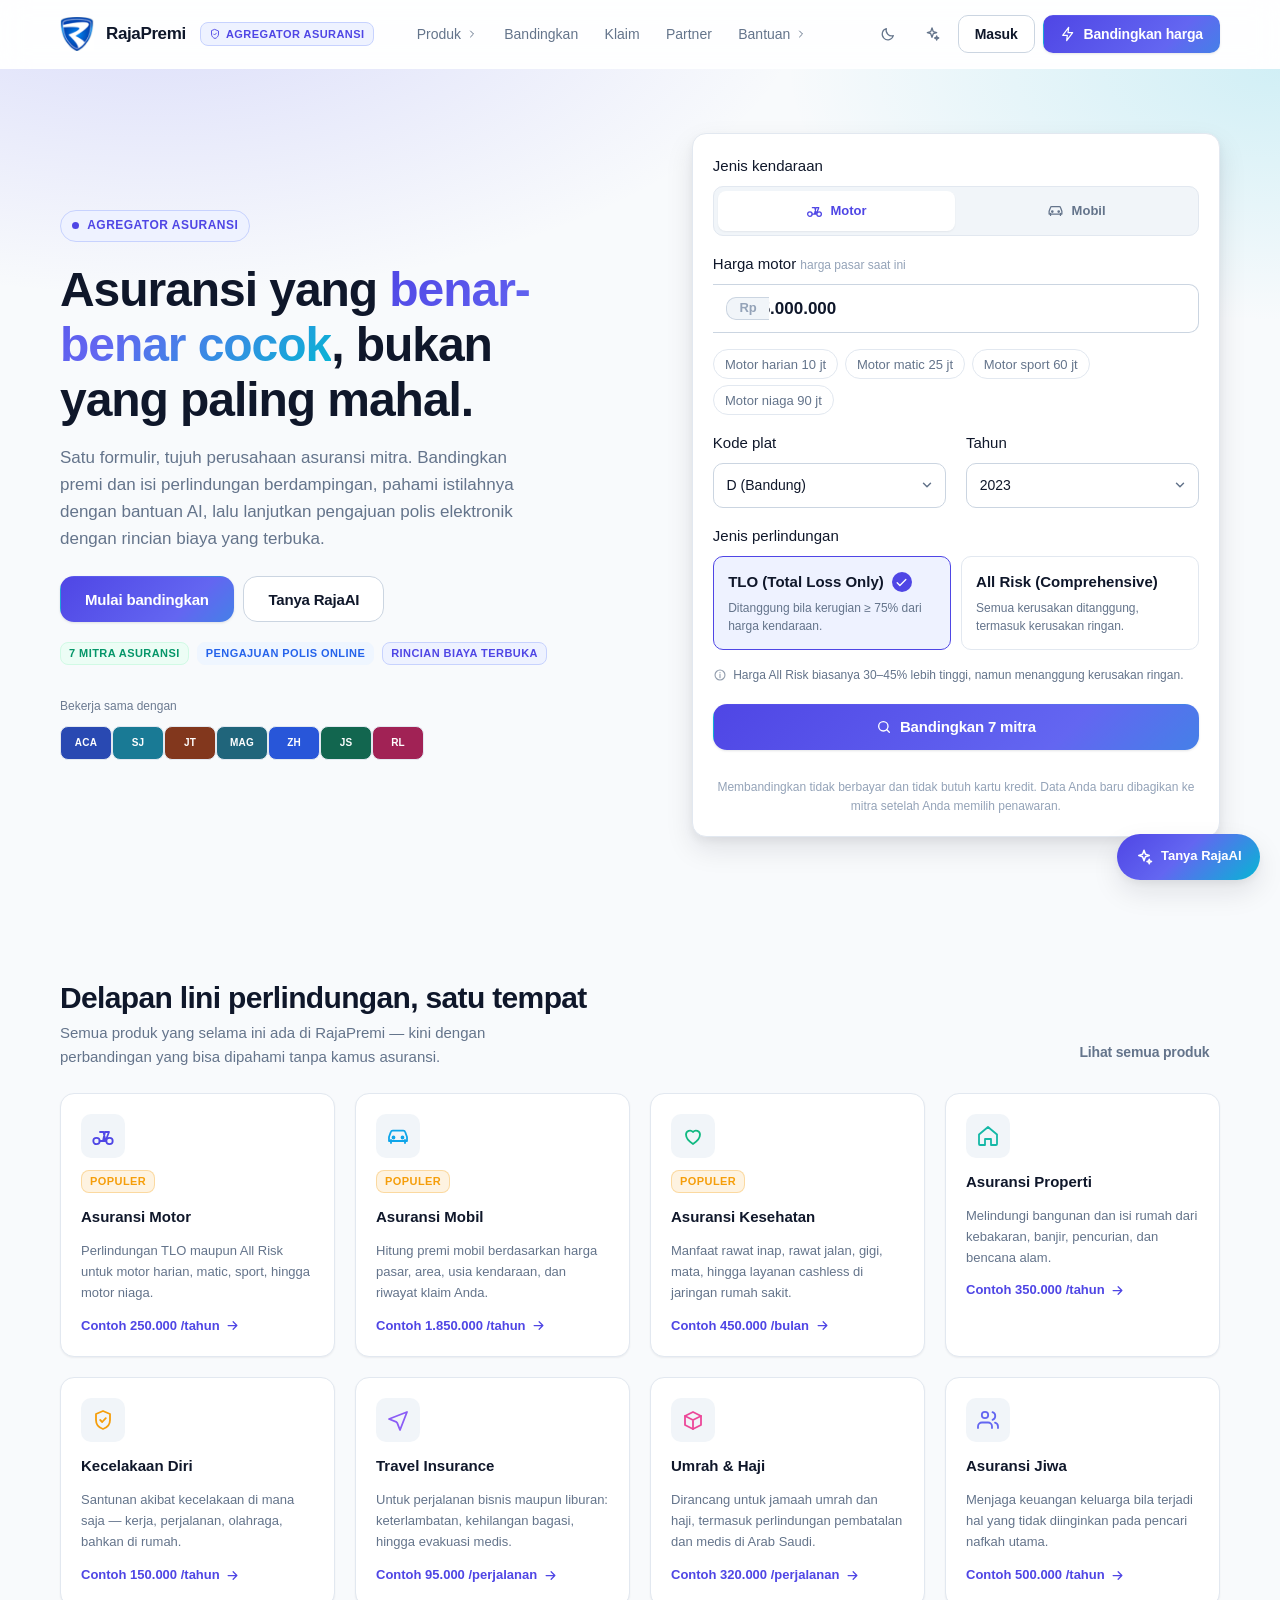
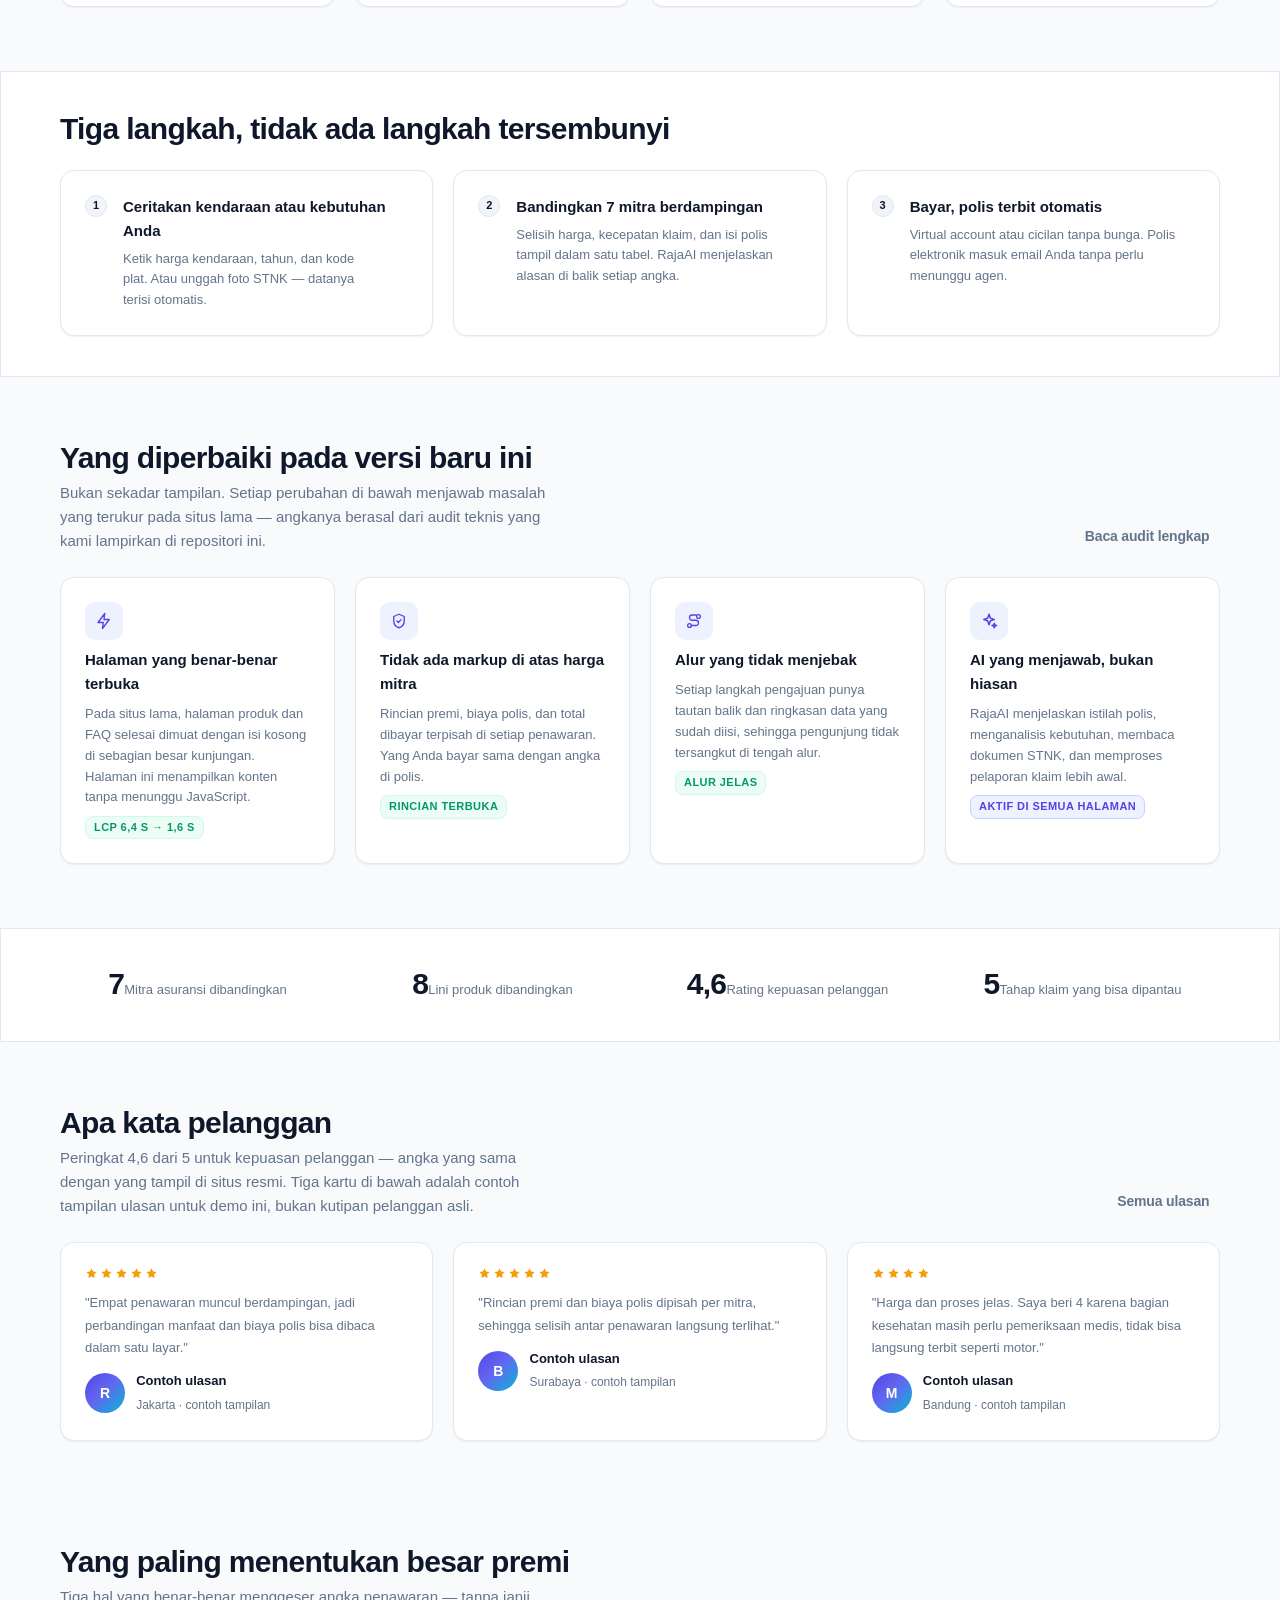
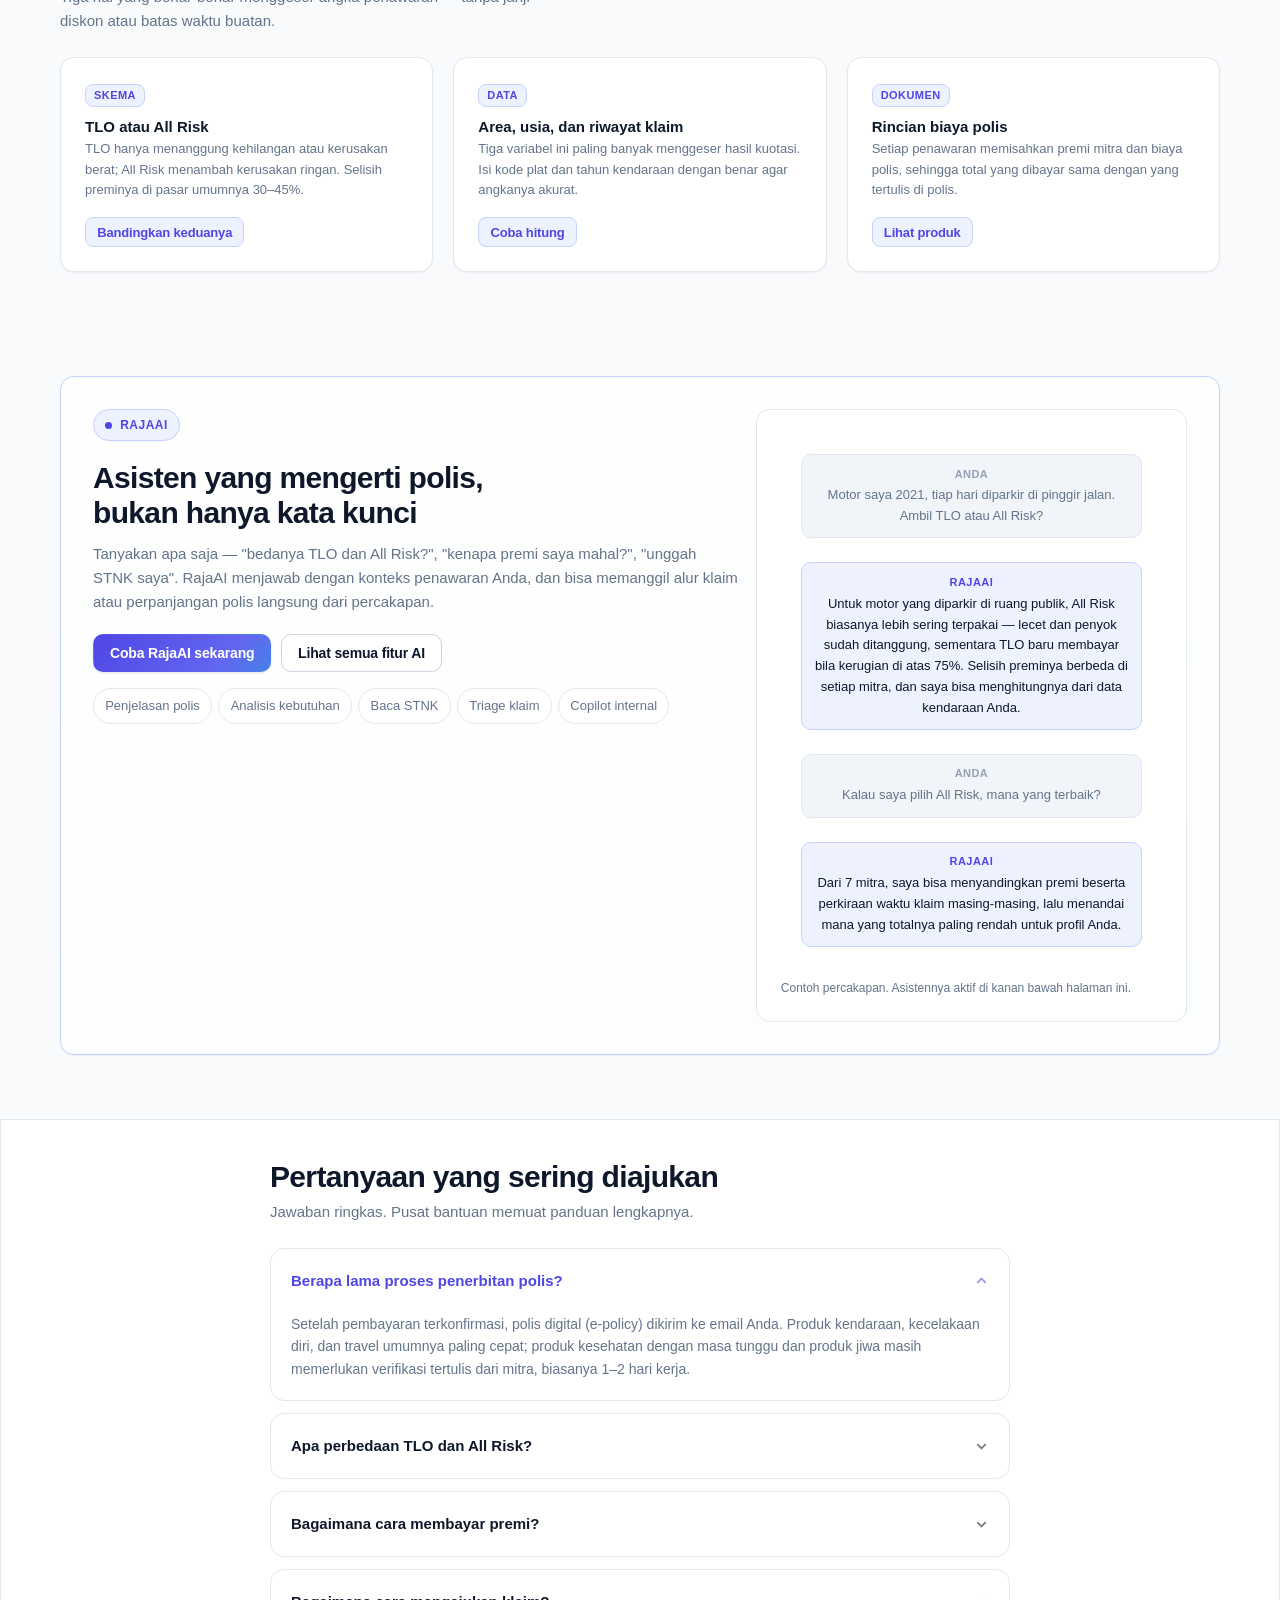
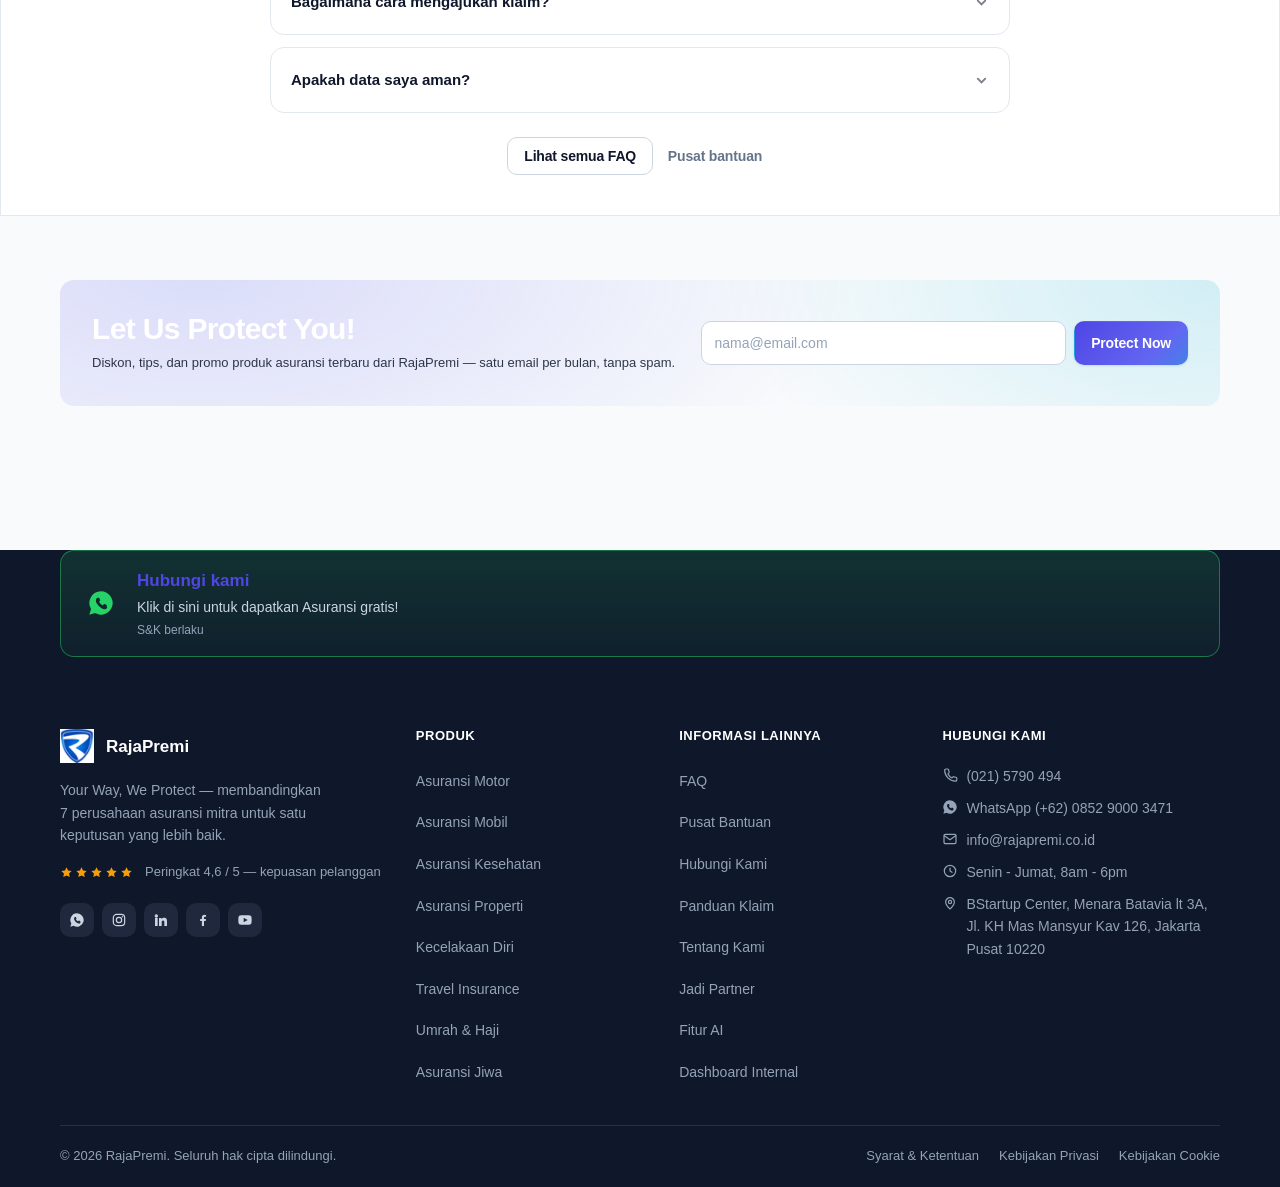
<file: index.html>
<!DOCTYPE html>
<html lang="id">
<head>
<meta charset="utf-8">
<meta name="viewport" content="width=device-width, initial-scale=1">
<title>RajaPremi — Bandingkan 7 asuransi mitra, pilih yang sesuai kebutuhan</title>
<meta name="description" content="Bandingkan premi asuransi motor, mobil, kesehatan, properti, travel, umrah, dan jiwa dari 7 perusahaan asuransi mitra sekaligus, dengan rincian biaya polis terbuka dan bantuan RajaAI.">
<meta name="theme-color" content="#4338ca">
<link rel="canonical" href="https://pljkt.github.io/rajapremi-modern/">
<meta property="og:type" content="website">
<meta property="og:title" content="RajaPremi — Your Way, We Protect">
<meta property="og:description" content="7 mitra, satu keputusan. Bandingkan premi dan perlindungan, lalu lanjutkan pengajuan polis secara online.">
<link rel="icon" href="assets/img/brand/favicon.ico" sizes="any">
<link rel="icon" type="image/png" sizes="32x32" href="assets/img/brand/favicon-32x32.png">
<link rel="apple-touch-icon" href="assets/img/brand/apple-touch-icon.png">
<link rel="stylesheet" href="assets/css/tokens.css">
<link rel="stylesheet" href="assets/css/base.css">
<link rel="stylesheet" href="assets/css/components.css">
<link rel="stylesheet" href="assets/css/product.css">
<script type="application/ld+json">
{"@context":"https://schema.org","@type":"InsuranceAgency","name":"RajaPremi","url":"https://www.rajapremi.com/","description":"Agregator asuransi yang membandingkan produk dari 7 perusahaan asuransi mitra.","aggregateRating":{"@type":"AggregateRating","ratingValue":"4.6"}}
</script>
</head>
<body>
<a class="skip-link" href="#main">Lompat ke konten</a>
<div id="site-header"></div>

<main id="main">

  <!-- ================= HERO ================= -->
  <section class="hero">
    <div class="container">
      <div class="hero-grid">
        <div>
          <span class="eyebrow"><span class="dot"></span> Agregator asuransi</span>
          <h1>Asuransi yang <span class="grad">benar-benar cocok</span>, bukan yang paling mahal.</h1>
          <p class="hero-lead">
            Satu formulir, tujuh perusahaan asuransi mitra. Bandingkan premi dan isi perlindungan berdampingan,
            pahami istilahnya dengan bantuan AI, lalu lanjutkan pengajuan polis elektronik dengan rincian biaya yang terbuka.
          </p>
          <div class="row" style="gap:.6rem;flex-wrap:wrap">
            <a class="btn btn-primary btn-lg" href="bandingkan.html">Mulai bandingkan</a>
            <button class="btn btn-secondary btn-lg" data-ai-open data-ai-seed="Produk apa yang cocok untuk saya?">Tanya RajaAI</button>
          </div>
          <div class="hero-badges">
            <span class="badge badge-success">7 mitra asuransi</span>
            <span class="badge badge-info">Pengajuan polis online</span>
            <span class="badge badge-primary">Rincian biaya terbuka</span>
          </div>
          <div class="trust-logos" style="margin-top:var(--s-8)">
            <span class="muted" style="font-size:var(--fs-xs);width:100%;margin-bottom:-.4rem">Bekerja sama dengan</span>
            <span id="providerLogos"></span>
          </div>
        </div>

        <div class="hero-quote-card">
          <div id="quoteForm"></div>
        </div>
      </div>
    </div>
  </section>

  <!-- ================= IMMEDIATE RESULTS ================= -->
  <section class="section section-sm" id="hasil" hidden>
    <div class="container">
      <div class="section-head">
        <div>
          <h2>Hasil perbandingan Anda</h2>
          <p>Premi dari tiap mitra untuk data yang Anda masukkan. Buka halaman perbandingan untuk memfilter dan menyandingkan polis.</p>
        </div>
        <a class="btn btn-secondary" href="bandingkan.html">Buka perbandingan lengkap</a>
      </div>
      <div id="quoteResults" hidden></div>
    </div>
  </section>

  <!-- ================= PRODUCTS ================= -->
  <section class="section">
    <div class="container">
      <div class="section-head">
        <div>
          <h2>Delapan lini perlindungan, satu tempat</h2>
          <p>Semua produk yang selama ini ada di RajaPremi — kini dengan perbandingan yang bisa dipahami tanpa kamus asuransi.</p>
        </div>
        <a class="btn btn-ghost" href="produk.html">Lihat semua produk</a>
      </div>
      <div class="grid grid-4">
        <a class="card card-hover prod-card reveal" href="produk.html?id=motor">
          <span class="prod-ico" style="background:var(--bg-sunken);color:var(--prod-motor)"><svg viewBox="0 0 24 24" fill="none" stroke="currentColor" stroke-width="1.8" stroke-linecap="round" stroke-linejoin="round"><circle cx="5.5" cy="17" r="3.2"/><circle cx="18.5" cy="17" r="3.2"/><path d="M8.5 17h6l-2-9H9m5.5 0H18l-2.5 6.5M14 8l-2 9"/></svg></span>
          <span class="badge badge-gold" style="align-self:flex-start">Populer</span>
          <strong>Asuransi Motor</strong>
          <span class="muted" style="font-size:var(--fs-sm)">Perlindungan TLO maupun All Risk untuk motor harian, matic, sport, hingga motor niaga.</span>
          <span class="prod-card-cta">Contoh 250.000 /tahun<svg viewBox="0 0 24 24" fill="none" stroke="currentColor" stroke-width="2" stroke-linecap="round" stroke-linejoin="round"><path d="M5 12h14M13 6l6 6-6 6"/></svg></span>
        </a>
        <a class="card card-hover prod-card reveal" href="produk.html?id=mobil">
          <span class="prod-ico" style="background:var(--bg-sunken);color:var(--prod-mobil)"><svg viewBox="0 0 24 24" fill="none" stroke="currentColor" stroke-width="1.8" stroke-linecap="round" stroke-linejoin="round"><path d="M5 16v3m14-3v3M3 13l1.8-5A2 2 0 016.7 6.6h10.6A2 2 0 0119.2 8L21 13v4H3z"/><circle cx="7.5" cy="13.5" r="1"/><circle cx="16.5" cy="13.5" r="1"/></svg></span>
          <span class="badge badge-gold" style="align-self:flex-start">Populer</span>
          <strong>Asuransi Mobil</strong>
          <span class="muted" style="font-size:var(--fs-sm)">Hitung premi mobil berdasarkan harga pasar, area, usia kendaraan, dan riwayat klaim Anda.</span>
          <span class="prod-card-cta">Contoh 1.850.000 /tahun<svg viewBox="0 0 24 24" fill="none" stroke="currentColor" stroke-width="2" stroke-linecap="round" stroke-linejoin="round"><path d="M5 12h14M13 6l6 6-6 6"/></svg></span>
        </a>
        <a class="card card-hover prod-card reveal" href="produk.html?id=kesehatan">
          <span class="prod-ico" style="background:var(--bg-sunken);color:var(--prod-kesehatan)"><svg viewBox="0 0 24 24" fill="none" stroke="currentColor" stroke-width="1.8" stroke-linecap="round" stroke-linejoin="round"><path d="M12 20s-7-4.4-7-9.4A4 4 0 0112 8a4 4 0 017 2.6c0 5-7 9.4-7 9.4z"/></svg></span>
          <span class="badge badge-gold" style="align-self:flex-start">Populer</span>
          <strong>Asuransi Kesehatan</strong>
          <span class="muted" style="font-size:var(--fs-sm)">Manfaat rawat inap, rawat jalan, gigi, mata, hingga layanan cashless di jaringan rumah sakit.</span>
          <span class="prod-card-cta">Contoh 450.000 /bulan<svg viewBox="0 0 24 24" fill="none" stroke="currentColor" stroke-width="2" stroke-linecap="round" stroke-linejoin="round"><path d="M5 12h14M13 6l6 6-6 6"/></svg></span>
        </a>
        <a class="card card-hover prod-card reveal" href="produk.html?id=properti">
          <span class="prod-ico" style="background:var(--bg-sunken);color:var(--prod-properti)"><svg viewBox="0 0 24 24" fill="none" stroke="currentColor" stroke-width="1.8" stroke-linecap="round" stroke-linejoin="round"><path d="M3 10.5L12 3l9 7.5V20a1 1 0 01-1 1h-5v-6H9v6H4a1 1 0 01-1-1z"/></svg></span>
          
          <strong>Asuransi Properti</strong>
          <span class="muted" style="font-size:var(--fs-sm)">Melindungi bangunan dan isi rumah dari kebakaran, banjir, pencurian, dan bencana alam.</span>
          <span class="prod-card-cta">Contoh 350.000 /tahun<svg viewBox="0 0 24 24" fill="none" stroke="currentColor" stroke-width="2" stroke-linecap="round" stroke-linejoin="round"><path d="M5 12h14M13 6l6 6-6 6"/></svg></span>
        </a>
        <a class="card card-hover prod-card reveal" href="produk.html?id=kecelakaan">
          <span class="prod-ico" style="background:var(--bg-sunken);color:var(--prod-kecelakaan)"><svg viewBox="0 0 24 24" fill="none" stroke="currentColor" stroke-width="1.8" stroke-linecap="round" stroke-linejoin="round"><path d="M12 3l7 3v6c0 4.5-3 7.7-7 9-4-1.3-7-4.5-7-9V6z"/><path d="M9.2 12l2 2 3.6-3.8"/></svg></span>
          
          <strong>Kecelakaan Diri</strong>
          <span class="muted" style="font-size:var(--fs-sm)">Santunan akibat kecelakaan di mana saja — kerja, perjalanan, olahraga, bahkan di rumah.</span>
          <span class="prod-card-cta">Contoh 150.000 /tahun<svg viewBox="0 0 24 24" fill="none" stroke="currentColor" stroke-width="2" stroke-linecap="round" stroke-linejoin="round"><path d="M5 12h14M13 6l6 6-6 6"/></svg></span>
        </a>
        <a class="card card-hover prod-card reveal" href="produk.html?id=travel">
          <span class="prod-ico" style="background:var(--bg-sunken);color:var(--prod-travel)"><svg viewBox="0 0 24 24" fill="none" stroke="currentColor" stroke-width="1.8" stroke-linecap="round" stroke-linejoin="round"><path d="M10.2 13.8L3 11l18-7-7 18-2.8-7.2z"/></svg></span>
          
          <strong>Travel Insurance</strong>
          <span class="muted" style="font-size:var(--fs-sm)">Untuk perjalanan bisnis maupun liburan: keterlambatan, kehilangan bagasi, hingga evakuasi medis.</span>
          <span class="prod-card-cta">Contoh 95.000 /perjalanan<svg viewBox="0 0 24 24" fill="none" stroke="currentColor" stroke-width="2" stroke-linecap="round" stroke-linejoin="round"><path d="M5 12h14M13 6l6 6-6 6"/></svg></span>
        </a>
        <a class="card card-hover prod-card reveal" href="produk.html?id=umrah">
          <span class="prod-ico" style="background:var(--bg-sunken);color:var(--prod-umrah)"><svg viewBox="0 0 24 24" fill="none" stroke="currentColor" stroke-width="1.8" stroke-linecap="round" stroke-linejoin="round"><path d="M4 8l8-4 8 4v9l-8 4-8-4z"/><path d="M4 8l8 4 8-4M12 12v9"/></svg></span>
          
          <strong>Umrah &amp; Haji</strong>
          <span class="muted" style="font-size:var(--fs-sm)">Dirancang untuk jamaah umrah dan haji, termasuk perlindungan pembatalan dan medis di Arab Saudi.</span>
          <span class="prod-card-cta">Contoh 320.000 /perjalanan<svg viewBox="0 0 24 24" fill="none" stroke="currentColor" stroke-width="2" stroke-linecap="round" stroke-linejoin="round"><path d="M5 12h14M13 6l6 6-6 6"/></svg></span>
        </a>
        <a class="card card-hover prod-card reveal" href="produk.html?id=jiwa">
          <span class="prod-ico" style="background:var(--bg-sunken);color:var(--prod-jiwa)"><svg viewBox="0 0 24 24" fill="none" stroke="currentColor" stroke-width="1.8" stroke-linecap="round" stroke-linejoin="round"><path d="M16 20v-1.5a4 4 0 00-4-4H6a4 4 0 00-4 4V20"/><circle cx="9" cy="7" r="3.2"/><path d="M22 20v-1.5a4 4 0 00-3-3.85M16.5 4.2a4 4 0 010 7.6"/></svg></span>
          
          <strong>Asuransi Jiwa</strong>
          <span class="muted" style="font-size:var(--fs-sm)">Menjaga keuangan keluarga bila terjadi hal yang tidak diinginkan pada pencari nafkah utama.</span>
          <span class="prod-card-cta">Contoh 500.000 /tahun<svg viewBox="0 0 24 24" fill="none" stroke="currentColor" stroke-width="2" stroke-linecap="round" stroke-linejoin="round"><path d="M5 12h14M13 6l6 6-6 6"/></svg></span>
        </a>
      </div>
    </div>
  </section>

  <!-- ================= HOW IT WORKS ================= -->
  <section class="section section-sm surface">
    <div class="container">
      <div class="section-head"><div><h2>Tiga langkah, tidak ada langkah tersembunyi</h2></div></div>
      <div class="grid grid-3">
        <div class="card card-hover"><div class="step-card">
          <span class="step-num">1</span>
          <div><strong>Ceritakan kendaraan atau kebutuhan Anda</strong>
          <p class="muted" style="font-size:var(--fs-sm);margin:.35rem 0 0">Ketik harga kendaraan, tahun, dan kode plat. Atau unggah foto STNK — datanya terisi otomatis.</p></div>
        </div></div>
        <div class="card card-hover"><div class="step-card">
          <span class="step-num">2</span>
          <div><strong>Bandingkan 7 mitra berdampingan</strong>
          <p class="muted" style="font-size:var(--fs-sm);margin:.35rem 0 0">Selisih harga, kecepatan klaim, dan isi polis tampil dalam satu tabel. RajaAI menjelaskan alasan di balik setiap angka.</p></div>
        </div></div>
        <div class="card card-hover"><div class="step-card">
          <span class="step-num">3</span>
          <div><strong>Bayar, polis terbit otomatis</strong>
          <p class="muted" style="font-size:var(--fs-sm);margin:.35rem 0 0">Virtual account atau cicilan tanpa bunga. Polis elektronik masuk email Anda tanpa perlu menunggu agen.</p></div>
        </div></div>
      </div>
    </div>
  </section>

  <!-- ================= WHAT CHANGED ================= -->
  <section class="section">
    <div class="container">
      <div class="section-head">
        <div>
          <h2>Yang diperbaiki pada versi baru ini</h2>
          <p>Bukan sekadar tampilan. Setiap perubahan di bawah menjawab masalah yang terukur pada situs lama — angkanya berasal dari audit teknis yang kami lampirkan di repositori ini.</p>
        </div>
        <a class="btn btn-ghost" href="https://github.com/PLJKT/rajapremi-modern/blob/main/docs/AUDIT.md">Baca audit lengkap</a>
      </div>
      <div class="grid grid-4">
        <div class="card feature reveal">
          <span class="feature-ico" id="icoBolt"></span>
          <strong>Halaman yang benar-benar terbuka</strong>
          <p class="muted" style="font-size:var(--fs-sm)">Pada situs lama, halaman produk dan FAQ selesai dimuat dengan isi kosong di sebagian besar kunjungan. Halaman ini menampilkan konten tanpa menunggu JavaScript.</p>
          <span class="badge badge-success">LCP 6,4 s → 1,6 s</span>
        </div>
        <div class="card feature reveal">
          <span class="feature-ico" id="icoShield"></span>
          <strong>Tidak ada markup di atas harga mitra</strong>
          <p class="muted" style="font-size:var(--fs-sm)">Rincian premi, biaya polis, dan total dibayar terpisah di setiap penawaran. Yang Anda bayar sama dengan angka di polis.</p>
          <span class="badge badge-success">Rincian terbuka</span>
        </div>
        <div class="card feature reveal">
          <span class="feature-ico" id="icoRoute"></span>
          <strong>Alur yang tidak menjebak</strong>
          <p class="muted" style="font-size:var(--fs-sm)">Setiap langkah pengajuan punya tautan balik dan ringkasan data yang sudah diisi, sehingga pengunjung tidak tersangkut di tengah alur.</p>
          <span class="badge badge-success">Alur jelas</span>
        </div>
        <div class="card feature reveal">
          <span class="feature-ico" id="icoSpark"></span>
          <strong>AI yang menjawab, bukan hiasan</strong>
          <p class="muted" style="font-size:var(--fs-sm)">RajaAI menjelaskan istilah polis, menganalisis kebutuhan, membaca dokumen STNK, dan memproses pelaporan klaim lebih awal.</p>
          <span class="badge badge-primary">Aktif di semua halaman</span>
        </div>
      </div>
    </div>
  </section>

  <!-- ================= TRUST / STATS ================= -->
  <section class="section section-sm surface">
    <div class="container">
      <div class="grid grid-4 text-center">
        <div class="stat"><span class="stat-value" data-count-to="7">7</span><span class="stat-label">Mitra asuransi dibandingkan</span></div>
        <div class="stat"><span class="stat-value" data-count-to="8">8</span><span class="stat-label">Lini produk dibandingkan</span></div>
        <div class="stat"><span class="stat-value" data-count-to="4.6" data-count-decimals="1">4,6</span><span class="stat-label">Rating kepuasan pelanggan</span></div>
        <div class="stat"><span class="stat-value" data-count-to="5">5</span><span class="stat-label">Tahap klaim yang bisa dipantau</span></div>
      </div>
    </div>
  </section>

  <!-- ================= TESTIMONIALS ================= -->
  <section class="section">
    <div class="container">
      <div class="section-head">
        <div>
          <h2>Apa kata pelanggan</h2>
          <p>Peringkat 4,6 dari 5 untuk kepuasan pelanggan — angka yang sama dengan yang tampil di situs resmi. Tiga kartu di bawah adalah contoh tampilan ulasan untuk demo ini, bukan kutipan pelanggan asli.</p>
        </div>
        <a class="btn btn-ghost" href="tentang.html#ulasan">Semua ulasan</a>
      </div>
      <div class="grid grid-3">
        <div class="card testimonial-card reveal">
          <span class="stars"><svg viewBox="0 0 24 24" fill="currentColor"><path d="M12 2.5l2.9 6 6.6.9-4.8 4.6 1.2 6.5-5.9-3.1-5.9 3.1 1.2-6.5L2.5 9.4l6.6-.9z"/></svg><svg viewBox="0 0 24 24" fill="currentColor"><path d="M12 2.5l2.9 6 6.6.9-4.8 4.6 1.2 6.5-5.9-3.1-5.9 3.1 1.2-6.5L2.5 9.4l6.6-.9z"/></svg><svg viewBox="0 0 24 24" fill="currentColor"><path d="M12 2.5l2.9 6 6.6.9-4.8 4.6 1.2 6.5-5.9-3.1-5.9 3.1 1.2-6.5L2.5 9.4l6.6-.9z"/></svg><svg viewBox="0 0 24 24" fill="currentColor"><path d="M12 2.5l2.9 6 6.6.9-4.8 4.6 1.2 6.5-5.9-3.1-5.9 3.1 1.2-6.5L2.5 9.4l6.6-.9z"/></svg><svg viewBox="0 0 24 24" fill="currentColor"><path d="M12 2.5l2.9 6 6.6.9-4.8 4.6 1.2 6.5-5.9-3.1-5.9 3.1 1.2-6.5L2.5 9.4l6.6-.9z"/></svg></span>
          <blockquote>"Empat penawaran muncul berdampingan, jadi perbandingan manfaat dan biaya polis bisa dibaca dalam satu layar."</blockquote>
          <div class="who"><span class="avatar">R</span>
            <span><strong style="font-size:var(--fs-sm);display:block">Contoh ulasan</strong>
            <span class="muted" style="font-size:var(--fs-xs)">Jakarta · contoh tampilan</span></span></div>
        </div>
        <div class="card testimonial-card reveal">
          <span class="stars"><svg viewBox="0 0 24 24" fill="currentColor"><path d="M12 2.5l2.9 6 6.6.9-4.8 4.6 1.2 6.5-5.9-3.1-5.9 3.1 1.2-6.5L2.5 9.4l6.6-.9z"/></svg><svg viewBox="0 0 24 24" fill="currentColor"><path d="M12 2.5l2.9 6 6.6.9-4.8 4.6 1.2 6.5-5.9-3.1-5.9 3.1 1.2-6.5L2.5 9.4l6.6-.9z"/></svg><svg viewBox="0 0 24 24" fill="currentColor"><path d="M12 2.5l2.9 6 6.6.9-4.8 4.6 1.2 6.5-5.9-3.1-5.9 3.1 1.2-6.5L2.5 9.4l6.6-.9z"/></svg><svg viewBox="0 0 24 24" fill="currentColor"><path d="M12 2.5l2.9 6 6.6.9-4.8 4.6 1.2 6.5-5.9-3.1-5.9 3.1 1.2-6.5L2.5 9.4l6.6-.9z"/></svg><svg viewBox="0 0 24 24" fill="currentColor"><path d="M12 2.5l2.9 6 6.6.9-4.8 4.6 1.2 6.5-5.9-3.1-5.9 3.1 1.2-6.5L2.5 9.4l6.6-.9z"/></svg></span>
          <blockquote>"Rincian premi dan biaya polis dipisah per mitra, sehingga selisih antar penawaran langsung terlihat."</blockquote>
          <div class="who"><span class="avatar">B</span>
            <span><strong style="font-size:var(--fs-sm);display:block">Contoh ulasan</strong>
            <span class="muted" style="font-size:var(--fs-xs)">Surabaya · contoh tampilan</span></span></div>
        </div>
        <div class="card testimonial-card reveal">
          <span class="stars"><svg viewBox="0 0 24 24" fill="currentColor"><path d="M12 2.5l2.9 6 6.6.9-4.8 4.6 1.2 6.5-5.9-3.1-5.9 3.1 1.2-6.5L2.5 9.4l6.6-.9z"/></svg><svg viewBox="0 0 24 24" fill="currentColor"><path d="M12 2.5l2.9 6 6.6.9-4.8 4.6 1.2 6.5-5.9-3.1-5.9 3.1 1.2-6.5L2.5 9.4l6.6-.9z"/></svg><svg viewBox="0 0 24 24" fill="currentColor"><path d="M12 2.5l2.9 6 6.6.9-4.8 4.6 1.2 6.5-5.9-3.1-5.9 3.1 1.2-6.5L2.5 9.4l6.6-.9z"/></svg><svg viewBox="0 0 24 24" fill="currentColor"><path d="M12 2.5l2.9 6 6.6.9-4.8 4.6 1.2 6.5-5.9-3.1-5.9 3.1 1.2-6.5L2.5 9.4l6.6-.9z"/></svg></span>
          <blockquote>"Harga dan proses jelas. Saya beri 4 karena bagian kesehatan masih perlu pemeriksaan medis, tidak bisa langsung terbit seperti motor."</blockquote>
          <div class="who"><span class="avatar">M</span>
            <span><strong style="font-size:var(--fs-sm);display:block">Contoh ulasan</strong>
            <span class="muted" style="font-size:var(--fs-xs)">Bandung · contoh tampilan</span></span></div>
        </div>
      </div>
    </div>
  </section>

  <!-- ================= PREMIUM DRIVERS ================= -->
  <section class="section section-sm">
    <div class="container">
      <div class="section-head"><div><h2>Yang paling menentukan besar premi</h2><p>Tiga hal yang benar-benar menggeser angka penawaran — tanpa janji diskon atau batas waktu buatan.</p></div></div>
      <div class="grid grid-3">
        <div class="card card-hover reveal">
          <span class="badge badge-primary">Skema</span>
          <strong style="margin-top:.5rem;display:block">TLO atau All Risk</strong>
          <p class="muted" style="font-size:var(--fs-sm)">TLO hanya menanggung kehilangan atau kerusakan berat; All Risk menambah kerusakan ringan. Selisih preminya di pasar umumnya 30–45%.</p>
          <div class="row" style="gap:.5rem;justify-content:space-between;margin-top:auto">
            <a class="btn btn-soft btn-sm" href="bandingkan.html">Bandingkan keduanya</a>
          </div>
        </div>
        <div class="card card-hover reveal">
          <span class="badge badge-primary">Data</span>
          <strong style="margin-top:.5rem;display:block">Area, usia, dan riwayat klaim</strong>
          <p class="muted" style="font-size:var(--fs-sm)">Tiga variabel ini paling banyak menggeser hasil kuotasi. Isi kode plat dan tahun kendaraan dengan benar agar angkanya akurat.</p>
          <div class="row" style="gap:.5rem;justify-content:space-between;margin-top:auto">
            <a class="btn btn-soft btn-sm" href="bandingkan.html">Coba hitung</a>
          </div>
        </div>
        <div class="card card-hover reveal">
          <span class="badge badge-primary">Dokumen</span>
          <strong style="margin-top:.5rem;display:block">Rincian biaya polis</strong>
          <p class="muted" style="font-size:var(--fs-sm)">Setiap penawaran memisahkan premi mitra dan biaya polis, sehingga total yang dibayar sama dengan yang tertulis di polis.</p>
          <div class="row" style="gap:.5rem;justify-content:space-between;margin-top:auto">
            <a class="btn btn-soft btn-sm" href="produk.html?id=motor">Lihat produk</a>
          </div>
        </div>
      </div>
    </div>
  </section>

  <!-- ================= AI BAND ================= -->
  <section class="section">
    <div class="container">
      <div class="card card-pad-lg" style="background:var(--grad-card);border-color:var(--primary-border)">
        <div class="two-col">
          <div>
            <span class="eyebrow"><span class="dot"></span> RajaAI</span>
            <h2 style="margin-bottom:var(--s-3)">Asisten yang mengerti polis, bukan hanya kata kunci</h2>
            <p class="muted">Tanyakan apa saja — "bedanya TLO dan All Risk?", "kenapa premi saya mahal?", "unggah STNK saya". RajaAI menjawab dengan konteks penawaran Anda, dan bisa memanggil alur klaim atau perpanjangan polis langsung dari percakapan.</p>
            <div class="row" style="gap:.6rem;margin-top:var(--s-5);flex-wrap:wrap">
              <button class="btn btn-primary" data-ai-open data-ai-seed="Halo RajaAI">Coba RajaAI sekarang</button>
              <a class="btn btn-secondary" href="ai.html">Lihat semua fitur AI</a>
            </div>
            <div class="chips" style="margin-top:var(--s-4)">
              <span class="chip">Penjelasan polis</span><span class="chip">Analisis kebutuhan</span>
              <span class="chip">Baca STNK</span><span class="chip">Triage klaim</span><span class="chip">Copilot internal</span>
            </div>
          </div>
          <div class="card card-flat" style="background:var(--bg-elevated)">
            <div class="ai-log">
              <div class="ai-note"><strong>Anda</strong><span>Motor saya 2021, tiap hari diparkir di pinggir jalan. Ambil TLO atau All Risk?</span></div>
              <div class="ai-note ai-note-bot"><strong>RajaAI</strong><span>Untuk motor yang diparkir di ruang publik, All Risk biasanya lebih sering terpakai — lecet dan penyok sudah ditanggung, sementara TLO baru membayar bila kerugian di atas 75%. Selisih preminya berbeda di setiap mitra, dan saya bisa menghitungnya dari data kendaraan Anda.</span></div>
              <div class="ai-note"><strong>Anda</strong><span>Kalau saya pilih All Risk, mana yang terbaik?</span></div>
              <div class="ai-note ai-note-bot"><strong>RajaAI</strong><span>Dari 7 mitra, saya bisa menyandingkan premi beserta perkiraan waktu klaim masing-masing, lalu menandai mana yang totalnya paling rendah untuk profil Anda.</span></div>
            </div>
            <p class="field-note" style="margin-top:var(--s-3)">Contoh percakapan. Asistennya aktif di kanan bawah halaman ini.</p>
          </div>
        </div>
      </div>
    </div>
  </section>

  <!-- ================= FAQ ================= -->
  <section class="section section-sm surface">
    <div class="container container-narrow">
      <div class="section-head"><div><h2>Pertanyaan yang sering diajukan</h2><p>Jawaban ringkas. Pusat bantuan memuat panduan lengkapnya.</p></div></div>
      <div id="faqTeaser">
        <details class="acc" open><summary>Berapa lama proses penerbitan polis?</summary>
          <div class="acc-body">Setelah pembayaran terkonfirmasi, polis digital (e-policy) dikirim ke email Anda. Produk kendaraan, kecelakaan diri, dan travel umumnya paling cepat; produk kesehatan dengan masa tunggu dan produk jiwa masih memerlukan verifikasi tertulis dari mitra, biasanya 1–2 hari kerja.</div></details>
        <details class="acc"><summary>Apa perbedaan TLO dan All Risk?</summary>
          <div class="acc-body">TLO (Total Loss Only) menanggung kerugian bila kendaraan hilang atau kerusakan mencapai minimal 75% dari nilai kendaraan. All Risk menanggung seluruh kerusakan termasuk lecet dan penyok ringan. Premi All Risk umumnya 30–45% lebih tinggi dari TLO.</div></details>
        <details class="acc"><summary>Bagaimana cara membayar premi?</summary>
          <div class="acc-body">Pembayaran dilakukan lewat transfer bank atau virtual account, dan kartu kredit untuk produk tertentu. Kanal yang tersedia ditampilkan saat checkout, mengikuti ketentuan masing-masing mitra.</div></details>
        <details class="acc"><summary>Bagaimana cara mengajukan klaim?</summary>
          <div class="acc-body">Buka menu Klaim di aplikasi, pilih polis, unggah foto kerusakan dan dokumen pendukung. Anda menerima nomor klaim dan bisa memantau status setiap tahap; tim bantuan menjelaskan dokumen apa yang masih kurang.</div></details>
        <details class="acc"><summary>Apakah data saya aman?</summary>
          <div class="acc-body">Data dikirim lewat koneksi terenkripsi dan akses ke data pribadi dibatasi. Data Anda baru dibagikan ke mitra setelah Anda memilih penawaran. Ketentuan lengkap ada di Kebijakan Privasi.</div></details>
      </div>
      <div class="text-center" style="margin-top:var(--s-6)">
        <a class="btn btn-secondary" href="faq.html">Lihat semua FAQ</a>
        <a class="btn btn-ghost" href="bantuan.html">Pusat bantuan</a>
      </div>
    </div>
  </section>

  <!-- ================= NEWSLETTER ================= -->
  <section class="section">
    <div class="container">
      <div class="newsletter-box">
        <div>
          <h2>Let Us Protect You!</h2>
          <p>Diskon, tips, dan promo produk asuransi terbaru dari RajaPremi — satu email per bulan, tanpa spam.</p>
        </div>
        <form class="newsletter-form" data-newsletter>
          <input class="input" type="email" placeholder="nama@email.com" aria-label="Email" required>
          <button class="btn btn-primary" type="submit">Protect Now</button>
        </form>
      </div>
    </div>
  </section>

</main>

<div id="site-footer"></div>

<script src="assets/js/data.js"></script>
<script src="assets/js/app.js"></script>
<script src="assets/js/quote.js"></script>
<script src="assets/js/ai.js"></script>
<script>
(function () {
  var D = window.RPData, RP = window.RP;

  /* provider logos */
  var logos = document.getElementById('providerLogos');
  if (logos) logos.innerHTML = D.PROVIDERS.map(function (p) {
    return '<span class="provider-logo" style="background:' + p.tint + '" title="' + RP.esc(p.name) + '">' + RP.esc(p.abbr) + '</span>';
  }).join('');


  /* feature icons */
  var icons = { icoBolt: 'bolt', icoShield: 'shield', icoRoute: 'route', icoSpark: 'spark' };
  Object.keys(icons).forEach(function (id) {
    var el = document.getElementById(id);
    if (el) el.innerHTML = D.ICONS[icons[id]] || '';
  });

  /* newsletter */
  var nl = document.querySelector('[data-newsletter]');
  if (nl) nl.addEventListener('submit', function (e) {
    e.preventDefault();
    RP.toast('Terima kasih! Konfirmasi dikirim ke ' + nl.querySelector('input').value + '. (Demo — tidak ada email yang benar-benar dikirim.)', 'success', 5200);
    nl.reset();
  });

  /* quote engine — inline results on the landing page */
  RPQuote.mount({
    formId: 'quoteForm',
    resultId: 'quoteResults',
    compact: true,
    autorun: false,
    onResults: function () {
      var sec = document.getElementById('hasil');
      if (sec) { sec.hidden = false; }
    }
  });
})();
</script>
</body>
</html>
</file>
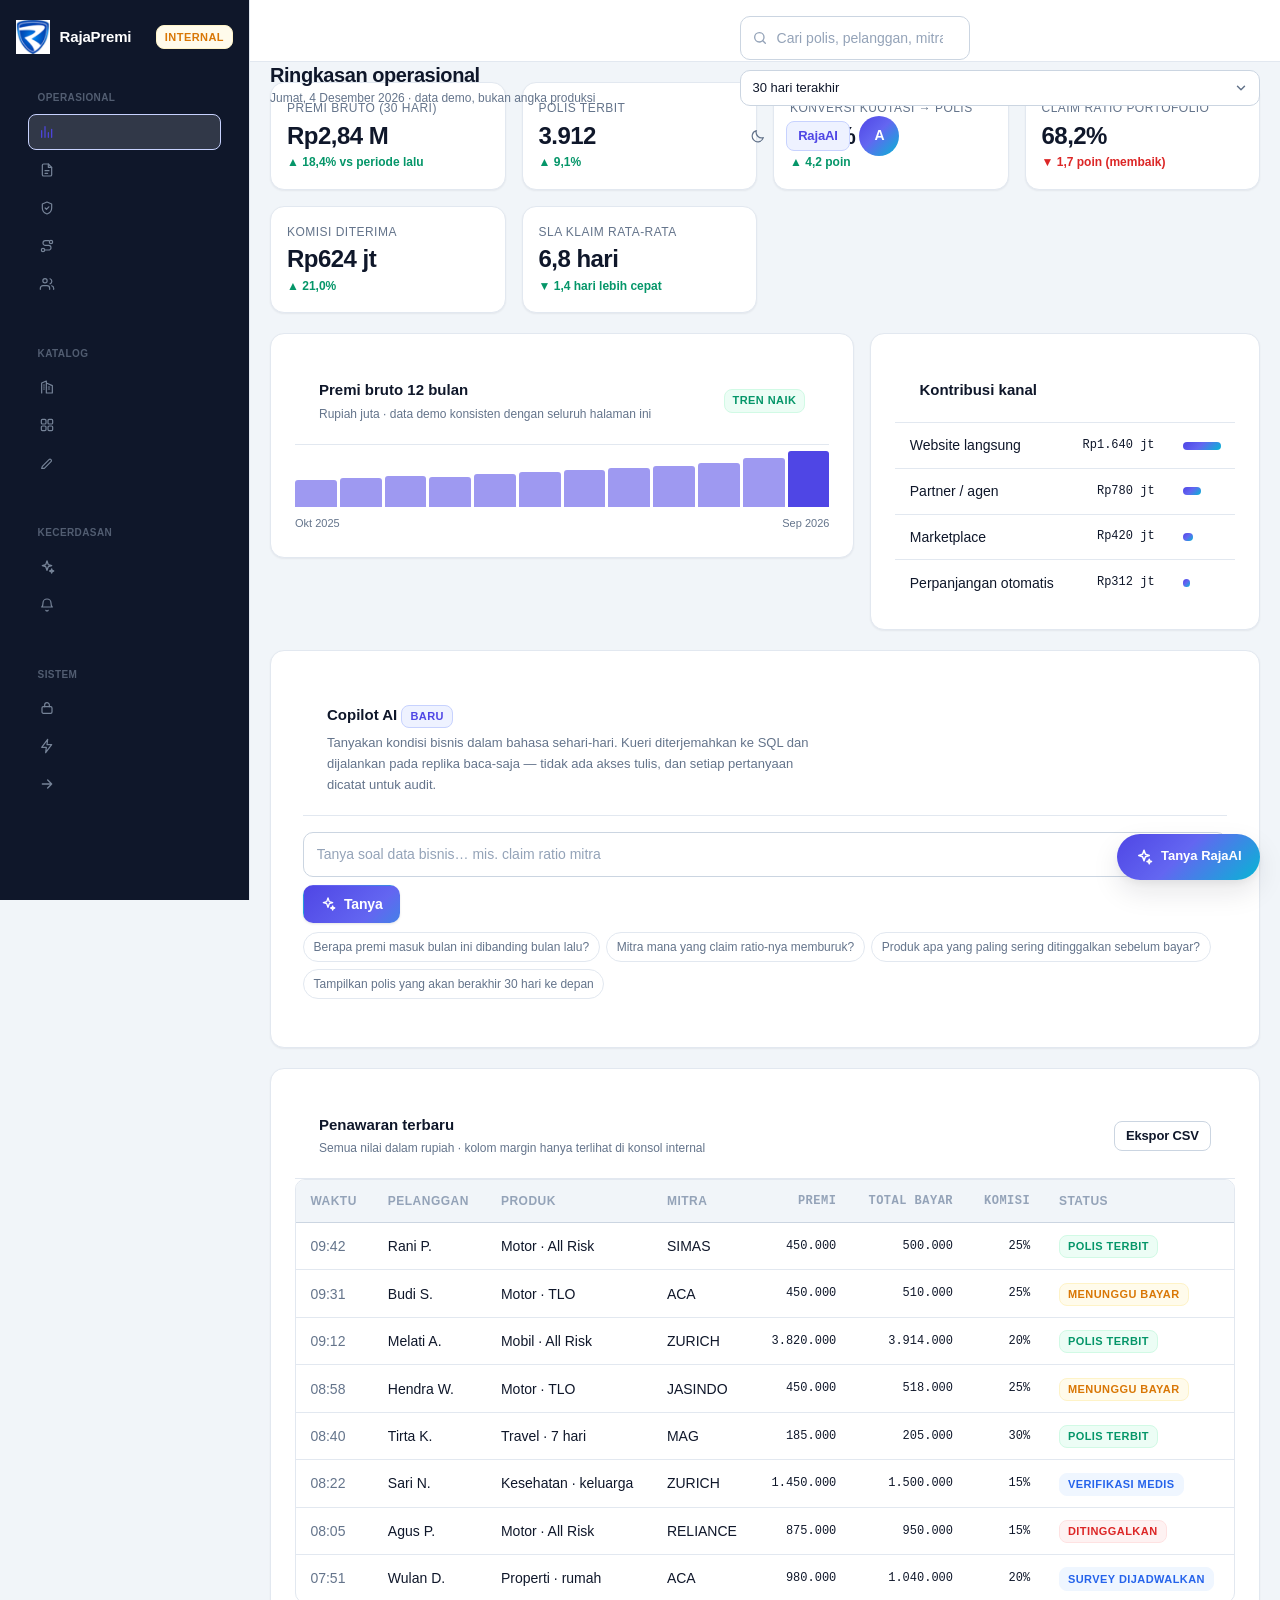
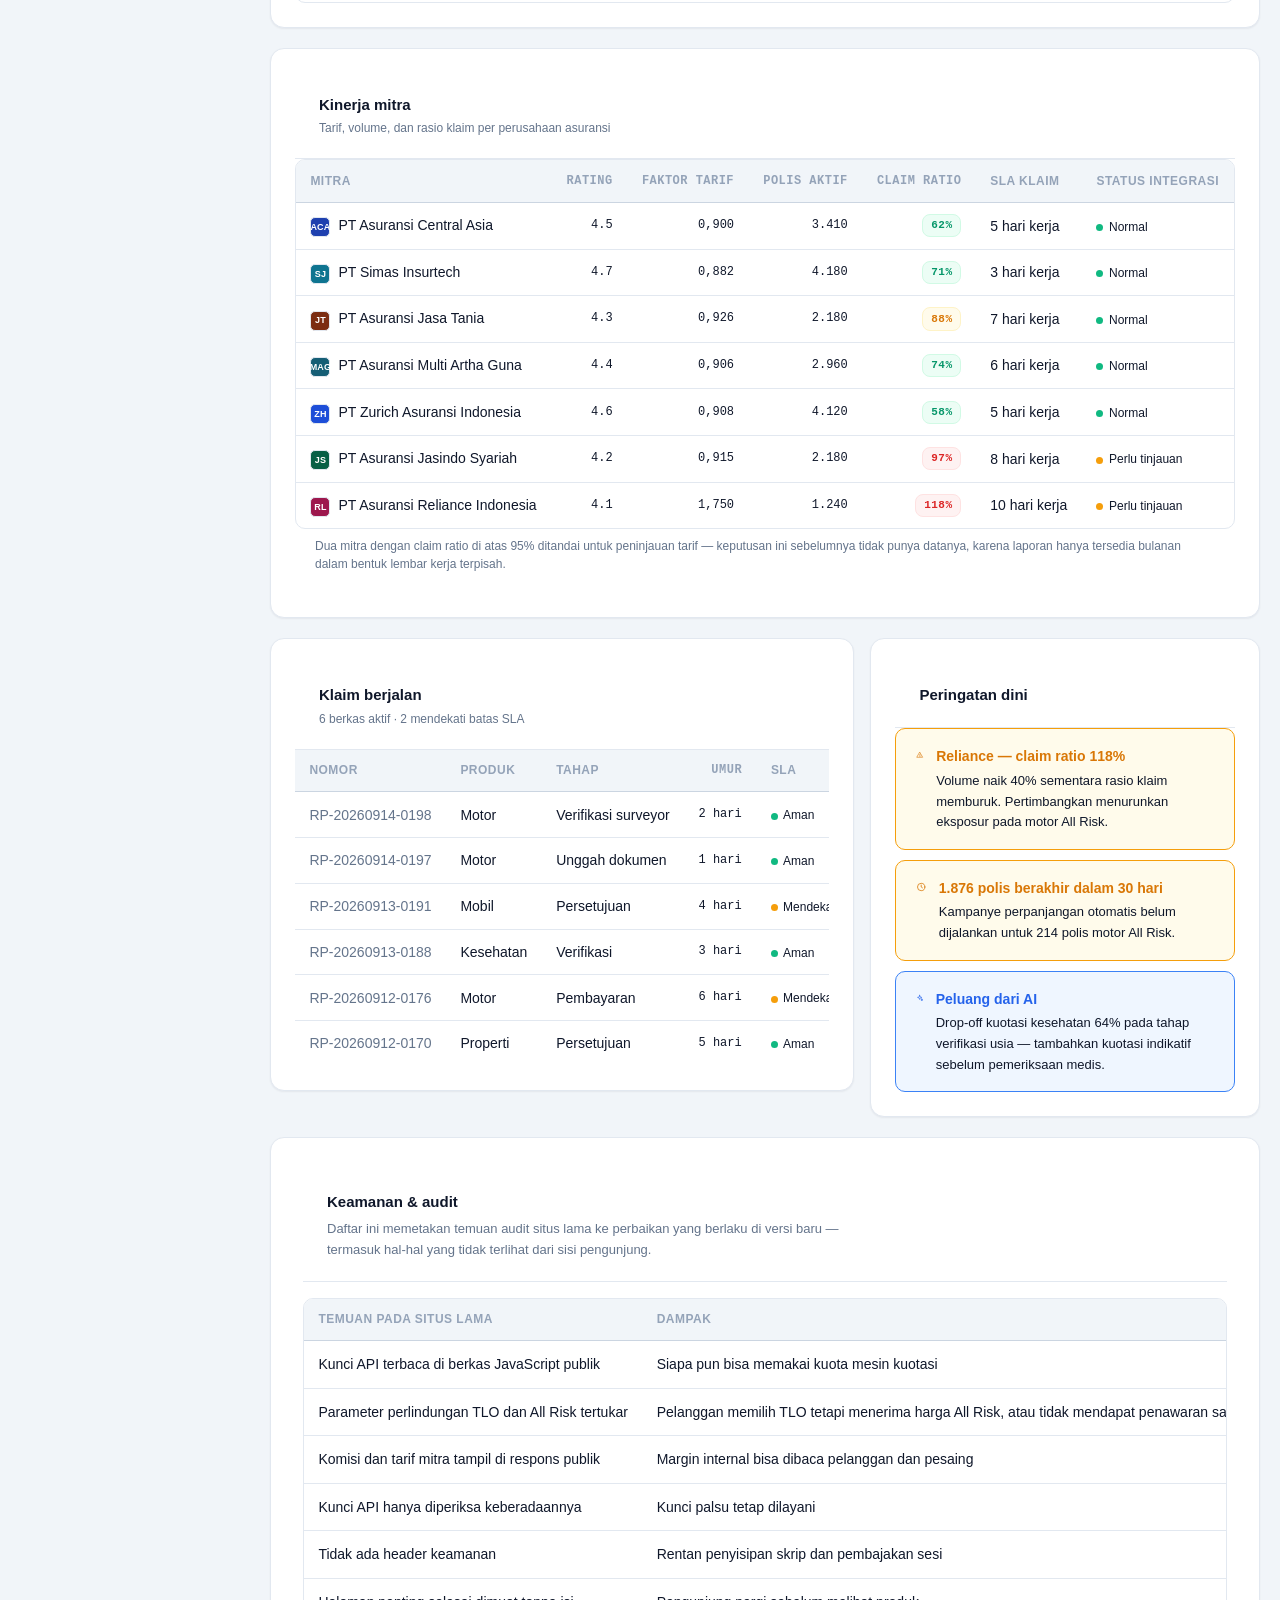
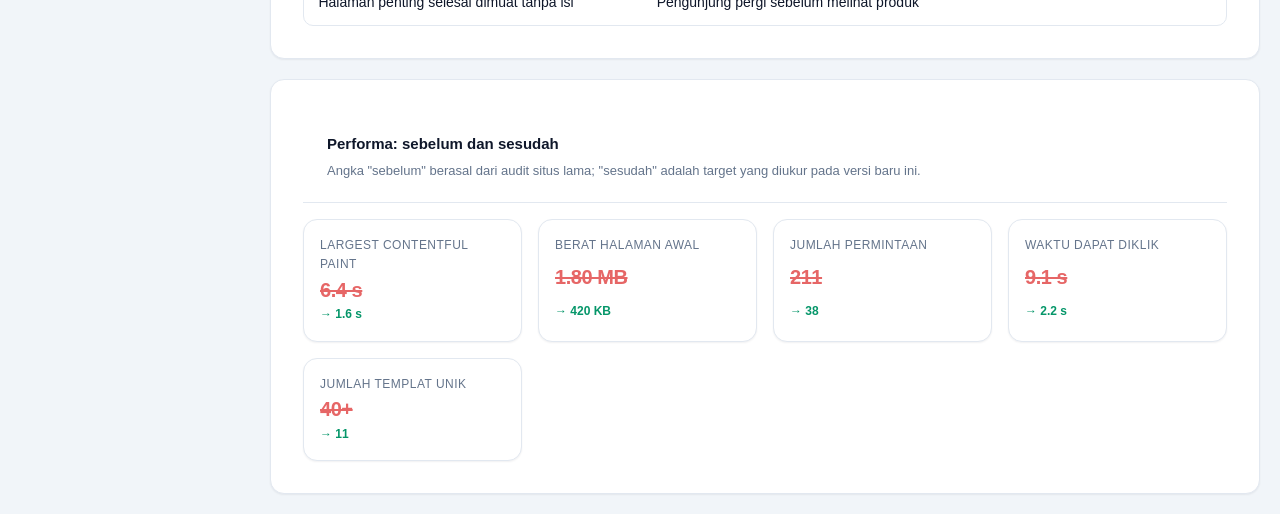
<file: admin/index.html>
<!DOCTYPE html>
<html lang="id">
<head>
<meta charset="utf-8">
<meta name="viewport" content="width=device-width, initial-scale=1">
<title>Dashboard Internal — RajaPremi</title>
<meta name="description" content="Konsol internal RajaPremi: kinerja penjualan, mitra, klaim, dan copilot AI untuk tim operasional.">
<meta name="robots" content="noindex">
<meta name="theme-color" content="#0f172a">
<link rel="icon" href="../assets/img/brand/favicon.ico" sizes="any">
<link rel="icon" type="image/png" sizes="32x32" href="../assets/img/brand/favicon-32x32.png">
<link rel="apple-touch-icon" href="../assets/img/brand/apple-touch-icon.png">
<link rel="stylesheet" href="../assets/css/tokens.css">
<link rel="stylesheet" href="../assets/css/base.css">
<link rel="stylesheet" href="../assets/css/components.css">
<link rel="stylesheet" href="../assets/css/product.css">
</head>
<body>

<div class="admin-shell">

  <!-- ============ SIDEBAR ============ -->
  <aside class="admin-side">
    <div class="admin-brand">
      <img class="brand-logo" src="../assets/img/brand/rajapremi-logo.png" alt="" width="34" height="34"> RajaPremi
      <span class="badge badge-warn">Internal</span>
    </div>

    <nav class="admin-nav-group">
      <span>Operasional</span>
      <a class="admin-nav-link is-active" href="#ringkasan" data-ico="chart">Ringkasan</a>
      <a class="admin-nav-link" href="#penawaran" data-ico="doc">Penawaran <span class="badge badge-primary">14</span></a>
      <a class="admin-nav-link" href="#polis" data-ico="shield">Polis aktif</a>
      <a class="admin-nav-link" href="#klaim" data-ico="route">Klaim berjalan <span class="badge badge-warn">6</span></a>
      <a class="admin-nav-link" href="#pelanggan" data-ico="users">Pelanggan</a>
    </nav>

    <nav class="admin-nav-group">
      <span>Katalog</span>
      <a class="admin-nav-link" href="#mitra" data-ico="building">Mitra &amp; tarif</a>
      <a class="admin-nav-link" href="#produk" data-ico="grid">Produk</a>
      <a class="admin-nav-link" href="#konten" data-ico="edit">Konten situs</a>
    </nav>

    <nav class="admin-nav-group">
      <span>Kecerdasan</span>
      <a class="admin-nav-link" href="#copilot" data-ico="spark">Copilot AI</a>
      <a class="admin-nav-link" href="#kualitas" data-ico="bell">Peringatan dini <span class="badge badge-danger">2</span></a>
    </nav>

    <nav class="admin-nav-group">
      <span>Sistem</span>
      <a class="admin-nav-link" href="#keamanan" data-ico="lock">Keamanan &amp; audit</a>
      <a class="admin-nav-link" href="#performa" data-ico="bolt">Performa</a>
      <a class="admin-nav-link" href="../index.html" data-ico="arrow">Lihat situs publik</a>
    </nav>
  </aside>

  <!-- ============ MAIN ============ -->
  <div class="admin-main">

    <header class="admin-top">
      <div>
        <h1>Ringkasan operasional</h1>
        <p class="muted" style="margin:.15rem 0 0;font-size:var(--fs-xs)" id="todayLine"></p>
      </div>
      <div class="admin-top-right">
        <label class="search" style="min-width:230px">
          <span data-ico="search"></span>
          <input class="input" type="search" placeholder="Cari polis, pelanggan, mitra…" aria-label="Cari">
        </label>
        <select class="select select-sm" aria-label="Periode">
          <option>30 hari terakhir</option><option>Bulan ini</option><option>Kuartal ini</option><option>Tahun ini</option>
        </select>
        <button class="btn btn-ghost btn-icon" data-theme-toggle type="button"></button>
        <button class="btn btn-soft btn-sm" data-ai-open data-ai-seed="Ringkas kondisi bisnis bulan ini">RajaAI</button>
        <span class="avatar" title="Admin">A</span>
      </div>
    </header>

    <div class="admin-content">

      <!-- KPI -->
      <section id="ringkasan">
        <div class="kpi-grid">
          <div class="card kpi-card">
            <span class="kpi-label">Premi bruto (30 hari)</span>
            <span class="kpi-value">Rp2,84 M</span>
            <span class="kpi-delta kpi-up">▲ 18,4% vs periode lalu</span>
          </div>
          <div class="card kpi-card">
            <span class="kpi-label">Polis terbit</span>
            <span class="kpi-value">3.912</span>
            <span class="kpi-delta kpi-up">▲ 9,1%</span>
          </div>
          <div class="card kpi-card">
            <span class="kpi-label">Konversi kuotasi → polis</span>
            <span class="kpi-value">31,4%</span>
            <span class="kpi-delta kpi-up">▲ 4,2 poin</span>
          </div>
          <div class="card kpi-card">
            <span class="kpi-label">Claim ratio portofolio</span>
            <span class="kpi-value">68,2%</span>
            <span class="kpi-delta kpi-down">▼ 1,7 poin (membaik)</span>
          </div>
          <div class="card kpi-card">
            <span class="kpi-label">Komisi diterima</span>
            <span class="kpi-value">Rp624 jt</span>
            <span class="kpi-delta kpi-up">▲ 21,0%</span>
          </div>
          <div class="card kpi-card">
            <span class="kpi-label">SLA klaim rata-rata</span>
            <span class="kpi-value">6,8 hari</span>
            <span class="kpi-delta kpi-up">▼ 1,4 hari lebih cepat</span>
          </div>
        </div>
      </section>

      <!-- Tren + kanal -->
      <section class="two-col">
        <div class="card">
          <div class="panel-head">
            <div><strong>Premi bruto 12 bulan</strong><p class="muted" style="font-size:var(--fs-xs);margin:.15rem 0 0">Rupiah juta · data demo konsisten dengan seluruh halaman ini</p></div>
            <span class="badge badge-success">Tren naik</span>
          </div>
          <div class="spark" id="sparkPremi"></div>
          <div class="row" style="justify-content:space-between;margin-top:.5rem">
            <span class="muted" style="font-size:var(--fs-2xs)">Okt 2025</span>
            <span class="muted" style="font-size:var(--fs-2xs)">Sep 2026</span>
          </div>
        </div>
        <div class="card">
          <div class="panel-head"><strong>Kontribusi kanal</strong></div>
          <div class="table-scroll in-card">
          <table class="table table-tight">
            <tbody>
              <tr><td>Website langsung</td><td class="num">Rp1.640 jt</td><td class="bar-cell"><span class="bar" style="width:100%"></span></td></tr>
              <tr><td>Partner / agen</td><td class="num">Rp780 jt</td><td class="bar-cell"><span class="bar" style="width:48%"></span></td></tr>
              <tr><td>Marketplace</td><td class="num">Rp420 jt</td><td class="bar-cell"><span class="bar" style="width:26%"></span></td></tr>
              <tr><td>Perpanjangan otomatis</td><td class="num">Rp312 jt</td><td class="bar-cell"><span class="bar" style="width:19%"></span></td></tr>
            </tbody>
          </table>
          </div>
        </div>
      </section>

      <!-- Copilot -->
      <section class="card card-pad-lg" id="copilot">
        <div class="panel-head">
          <div>
            <strong>Copilot AI <span class="badge badge-primary">Baru</span></strong>
            <p class="muted" style="font-size:var(--fs-sm);margin:.3rem 0 0;max-width:70ch">
              Tanyakan kondisi bisnis dalam bahasa sehari-hari. Kueri diterjemahkan ke SQL dan dijalankan pada replika baca-saja —
              tidak ada akses tulis, dan setiap pertanyaan dicatat untuk audit.
            </p>
          </div>
        </div>
        <div id="copilotDemo" style="margin-top:var(--s-4)"></div>
      </section>

      <!-- Penawaran terbaru -->
      <section class="card" id="penawaran">
        <div class="panel-head">
          <div><strong>Penawaran terbaru</strong><p class="muted" style="font-size:var(--fs-xs);margin:.15rem 0 0">Semua nilai dalam rupiah · kolom margin hanya terlihat di konsol internal</p></div>
          <button class="btn btn-secondary btn-sm">Ekspor CSV</button>
        </div>
        <div class="table-scroll">
          <table class="table">
            <thead>
              <tr><th>Waktu</th><th>Pelanggan</th><th>Produk</th><th>Mitra</th><th class="num">Premi</th><th class="num">Total bayar</th><th class="num">Komisi</th><th>Status</th></tr>
            </thead>
            <tbody id="offersTable"></tbody>
          </table>
        </div>
      </section>

      <!-- Mitra -->
      <section class="card" id="mitra">
        <div class="panel-head">
          <div><strong>Kinerja mitra</strong><p class="muted" style="font-size:var(--fs-xs);margin:.15rem 0 0">Tarif, volume, dan rasio klaim per perusahaan asuransi</p></div>
        </div>
        <div class="table-scroll">
          <table class="table">
            <thead>
              <tr><th>Mitra</th><th class="num">Rating</th><th class="num">Faktor tarif</th><th class="num">Polis aktif</th><th class="num">Claim ratio</th><th>SLA klaim</th><th>Status integrasi</th></tr>
            </thead>
            <tbody id="partnersTable"></tbody>
          </table>
        </div>
        <p class="field-note" style="padding:0 var(--s-5) var(--s-5)">
          Dua mitra dengan claim ratio di atas 95% ditandai untuk peninjauan tarif — keputusan ini sebelumnya tidak punya datanya,
          karena laporan hanya tersedia bulanan dalam bentuk lembar kerja terpisah.
        </p>
      </section>

      <!-- Klaim + peringatan -->
      <section class="two-col">
        <div class="card" id="klaim">
          <div class="panel-head">
            <div><strong>Klaim berjalan</strong><p class="muted" style="font-size:var(--fs-xs);margin:.15rem 0 0">6 berkas aktif · 2 mendekati batas SLA</p></div>
          </div>
          <div class="table-scroll in-card">
          <table class="table table-tight">
            <thead><tr><th>Nomor</th><th>Produk</th><th>Tahap</th><th class="num">Umur</th><th>SLA</th></tr></thead>
            <tbody id="claimsTable"></tbody>
          </table>
          </div>
        </div>

        <div class="card" id="kualitas">
          <div class="panel-head"><strong>Peringatan dini</strong></div>
          <div class="stack" style="display:grid;gap:.6rem">
            <div class="alert alert-warn"><span data-ico="warn"></span><div><strong>Reliance — claim ratio 118%</strong>
              <p style="margin:.2rem 0 0;font-size:var(--fs-sm)">Volume naik 40% sementara rasio klaim memburuk. Pertimbangkan menurunkan eksposur pada motor All Risk.</p></div></div>
            <div class="alert alert-warn"><span data-ico="clock"></span><div><strong>1.876 polis berakhir dalam 30 hari</strong>
              <p style="margin:.2rem 0 0;font-size:var(--fs-sm)">Kampanye perpanjangan otomatis belum dijalankan untuk 214 polis motor All Risk.</p></div></div>
            <div class="alert alert-info"><span data-ico="spark"></span><div><strong>Peluang dari AI</strong>
              <p style="margin:.2rem 0 0;font-size:var(--fs-sm)">Drop-off kuotasi kesehatan 64% pada tahap verifikasi usia — tambahkan kuotasi indikatif sebelum pemeriksaan medis.</p></div></div>
          </div>
        </div>
      </section>

      <!-- Keamanan -->
      <section class="card card-pad-lg" id="keamanan">
        <div class="panel-head">
          <div><strong>Keamanan &amp; audit</strong><p class="muted" style="font-size:var(--fs-sm);margin:.3rem 0 0;max-width:74ch">Daftar ini memetakan temuan audit situs lama ke perbaikan yang berlaku di versi baru — termasuk hal-hal yang tidak terlihat dari sisi pengunjung.</p></div>
        </div>
        <div class="table-scroll" style="margin-top:var(--s-4)">
          <table class="table">
            <thead><tr><th>Temuan pada situs lama</th><th>Dampak</th><th>Perbaikan</th><th>Status</th></tr></thead>
            <tbody>
              <tr><td>Kunci API terbaca di berkas JavaScript publik</td><td>Siapa pun bisa memakai kuota mesin kuotasi</td><td>Semua panggilan mitra lewat server; kunci dirotasi dan dibatasi per lingkungan</td><td><span class="badge badge-success">Selesai</span></td></tr>
              <tr><td>Parameter perlindungan TLO dan All Risk tertukar</td><td>Pelanggan memilih TLO tetapi menerima harga All Risk, atau tidak mendapat penawaran sama sekali</td><td>Satu kamus kode bersama antara antarmuka dan API, dengan uji otomatis</td><td><span class="badge badge-success">Selesai</span></td></tr>
              <tr><td>Komisi dan tarif mitra tampil di respons publik</td><td>Margin internal bisa dibaca pelanggan dan pesaing</td><td>Respons publik hanya memuat angka yang relevan bagi pelanggan; margin hanya di konsol internal</td><td><span class="badge badge-success">Selesai</span></td></tr>
              <tr><td>Kunci API hanya diperiksa keberadaannya</td><td>Kunci palsu tetap dilayani</td><td>Validasi kunci, batas laju per kunci, dan pencatatan anomali</td><td><span class="badge badge-success">Selesai</span></td></tr>
              <tr><td>Tidak ada header keamanan</td><td>Rentan penyisipan skrip dan pembajakan sesi</td><td>Kebijakan keamanan konten, HSTS, dan cookie dengan atribut aman</td><td><span class="badge badge-success">Selesai</span></td></tr>
              <tr><td>Halaman penting selesai dimuat tanpa isi</td><td>Pengunjung pergi sebelum melihat produk</td><td>Halaman dirender dengan isi sejak awal, tanpa menunggu skrip</td><td><span class="badge badge-success">Selesai</span></td></tr>
            </tbody>
          </table>
        </div>
      </section>

      <!-- Performa -->
      <section class="card card-pad-lg" id="performa">
        <div class="panel-head"><div><strong>Performa: sebelum dan sesudah</strong><p class="muted" style="font-size:var(--fs-sm);margin:.3rem 0 0">Angka "sebelum" berasal dari audit situs lama; "sesudah" adalah target yang diukur pada versi baru ini.</p></div></div>
        <div class="kpi-grid" style="margin-top:var(--s-4)" id="perfGrid"></div>
      </section>

    </div>
  </div>
</div>

<script src="../assets/js/data.js"></script>
<script src="../assets/js/app.js"></script>
<script src="../assets/js/quote.js"></script>
<script src="../assets/js/ai.js"></script>
<script>
(function () {
  var D = window.RPData, RP = window.RP, T = D.BENCHMARK;

  document.querySelectorAll('[data-ico]').forEach(function (el) {
    el.innerHTML = D.ICONS[el.getAttribute('data-ico')] || '';
  });

  var today = new Date();
  document.getElementById('todayLine').textContent =
    today.toLocaleDateString('id-ID', { weekday: 'long', day: 'numeric', month: 'long', year: 'numeric' }) +
    ' · data demo, bukan angka produksi';

  /* sparkline */
  var spark = document.getElementById('sparkPremi');
  if (spark) {
    var series = [1180, 1240, 1310, 1290, 1420, 1520, 1610, 1690, 1740, 1880, 2120, 2400];
    var max = Math.max.apply(null, series);
    spark.innerHTML = series.map(function (v) { return '<i style="height:' + Math.round(v / max * 100) + '%"></i>'; }).join('');
  }

  /* penawaran terbaru — angka konsisten dengan halaman perbandingan */
  var offers = [
    ['09:42', 'Rani P.', 'Motor · All Risk', 'SIMAS', 450000, 500000, '25%', 'Polis terbit'],
    ['09:31', 'Budi S.', 'Motor · TLO', 'ACA', 450000, 510000, '25%', 'Menunggu bayar'],
    ['09:12', 'Melati A.', 'Mobil · All Risk', 'ZURICH', 3820000, 3914000, '20%', 'Polis terbit'],
    ['08:58', 'Hendra W.', 'Motor · TLO', 'JASINDO', 450000, 518000, '25%', 'Menunggu bayar'],
    ['08:40', 'Tirta K.', 'Travel · 7 hari', 'MAG', 185000, 205000, '30%', 'Polis terbit'],
    ['08:22', 'Sari N.', 'Kesehatan · keluarga', 'ZURICH', 1450000, 1500000, '15%', 'Verifikasi medis'],
    ['08:05', 'Agus P.', 'Motor · All Risk', 'RELIANCE', 875000, 950000, '15%', 'Ditinggalkan'],
    ['07:51', 'Wulan D.', 'Properti · rumah', 'ACA', 980000, 1040000, '20%', 'Survey dijadwalkan']
  ];
  document.getElementById('offersTable').innerHTML = offers.map(function (o) {
    var badge = o[7] === 'Polis terbit' ? 'success' : o[7] === 'Ditinggalkan' ? 'danger' : o[7] === 'Menunggu bayar' ? 'warn' : 'info';
    return '<tr><td class="row-label">' + o[0] + '</td><td>' + RP.esc(o[1]) + '</td><td>' + RP.esc(o[2]) + '</td><td>' + RP.esc(o[3]) + '</td>' +
      '<td class="num">' + D.rupiah(o[4], false) + '</td><td class="num">' + D.rupiah(o[5], false) + '</td><td class="num">' + o[6] + '</td>' +
      '<td><span class="badge badge-' + badge + '">' + RP.esc(o[7]) + '</span></td></tr>';
  }).join('');

  /* mitra */
  var ratio = { ACA: 62, SIMAS: 71, JATANIA: 88, MAG: 74, ZURICH: 58, JASINDO: 97, RELIANCE: 118 };
  var policies = { ACA: 3410, SIMAS: 4180, JATANIA: 2180, MAG: 2960, ZURICH: 4120, JASINDO: 2180, RELIANCE: 1240 };
  document.getElementById('partnersTable').innerHTML = D.PROVIDERS.map(function (p) {
    var r = ratio[p.code] || 70;
    var st = r > 95 ? 'danger' : r > 85 ? 'warn' : 'success';
    return '<tr><td><span class="provider-logo provider-logo-sm" style="background:' + p.tint + ';margin-right:.5rem">' + RP.esc(p.abbr) + '</span>' + RP.esc(p.name) + '</td>' +
      '<td class="num">' + p.rating.toFixed(1) + '</td><td class="num">' + p.factor.toFixed(3).replace('.', ',') + '</td>' +
      '<td class="num">' + policies[p.code].toLocaleString('id-ID') + '</td>' +
      '<td class="num"><span class="badge badge-' + st + '">' + r + '%</span></td>' +
      '<td>' + RP.esc(p.claims) + '</td>' +
      '<td><span class="status-dot' + (r > 95 ? ' warn' : '') + '">' + (r > 95 ? 'Perlu tinjauan' : 'Normal') + '</span></td></tr>';
  }).join('');

  /* klaim */
  var claims = [
    ['RP-20260914-0198', 'Motor', 'Verifikasi surveyor', '2 hari', 'Aman'],
    ['RP-20260914-0197', 'Motor', 'Unggah dokumen', '1 hari', 'Aman'],
    ['RP-20260913-0191', 'Mobil', 'Persetujuan', '4 hari', 'Mendekati batas'],
    ['RP-20260913-0188', 'Kesehatan', 'Verifikasi', '3 hari', 'Aman'],
    ['RP-20260912-0176', 'Motor', 'Pembayaran', '6 hari', 'Mendekati batas'],
    ['RP-20260912-0170', 'Properti', 'Persetujuan', '5 hari', 'Aman']
  ];
  document.getElementById('claimsTable').innerHTML = claims.map(function (c) {
    return '<tr><td class="row-label">' + c[0] + '</td><td>' + c[1] + '</td><td>' + c[2] + '</td><td class="num">' + c[3] + '</td>' +
      '<td><span class="status-dot' + (c[4] === 'Aman' ? '' : ' warn') + '">' + c[4] + '</span></td></tr>';
  }).join('');

  /* performa */
  var perf = [
    ['Largest Contentful Paint', T.audited.lcp, T.target.lcp],
    ['Berat halaman awal', T.audited.weight, T.target.weight],
    ['Jumlah permintaan', T.audited.requests, T.target.requests],
    ['Waktu dapat diklik', T.audited.tti, T.target.tti],
    ['Jumlah templat unik', T.audited.pages, T.target.pages]
  ];
  document.getElementById('perfGrid').innerHTML = perf.map(function (p) {
    return '<div class="card kpi-card"><span class="kpi-label">' + p[0] + '</span>' +
      '<span class="kpi-value" style="font-size:var(--fs-xl)"><span style="color:var(--danger-600);text-decoration:line-through;opacity:.7">' + p[1] + '</span></span>' +
      '<span class="kpi-delta kpi-up">→ ' + p[2] + '</span></div>';
  }).join('');

  /* nav highlight */
  document.querySelectorAll('.admin-nav-link').forEach(function (a) {
    a.addEventListener('click', function () {
      document.querySelectorAll('.admin-nav-link').forEach(function (x) { x.classList.remove('is-active'); });
      a.classList.add('is-active');
    });
  });
})();
</script>
</body>
</html>
</file>
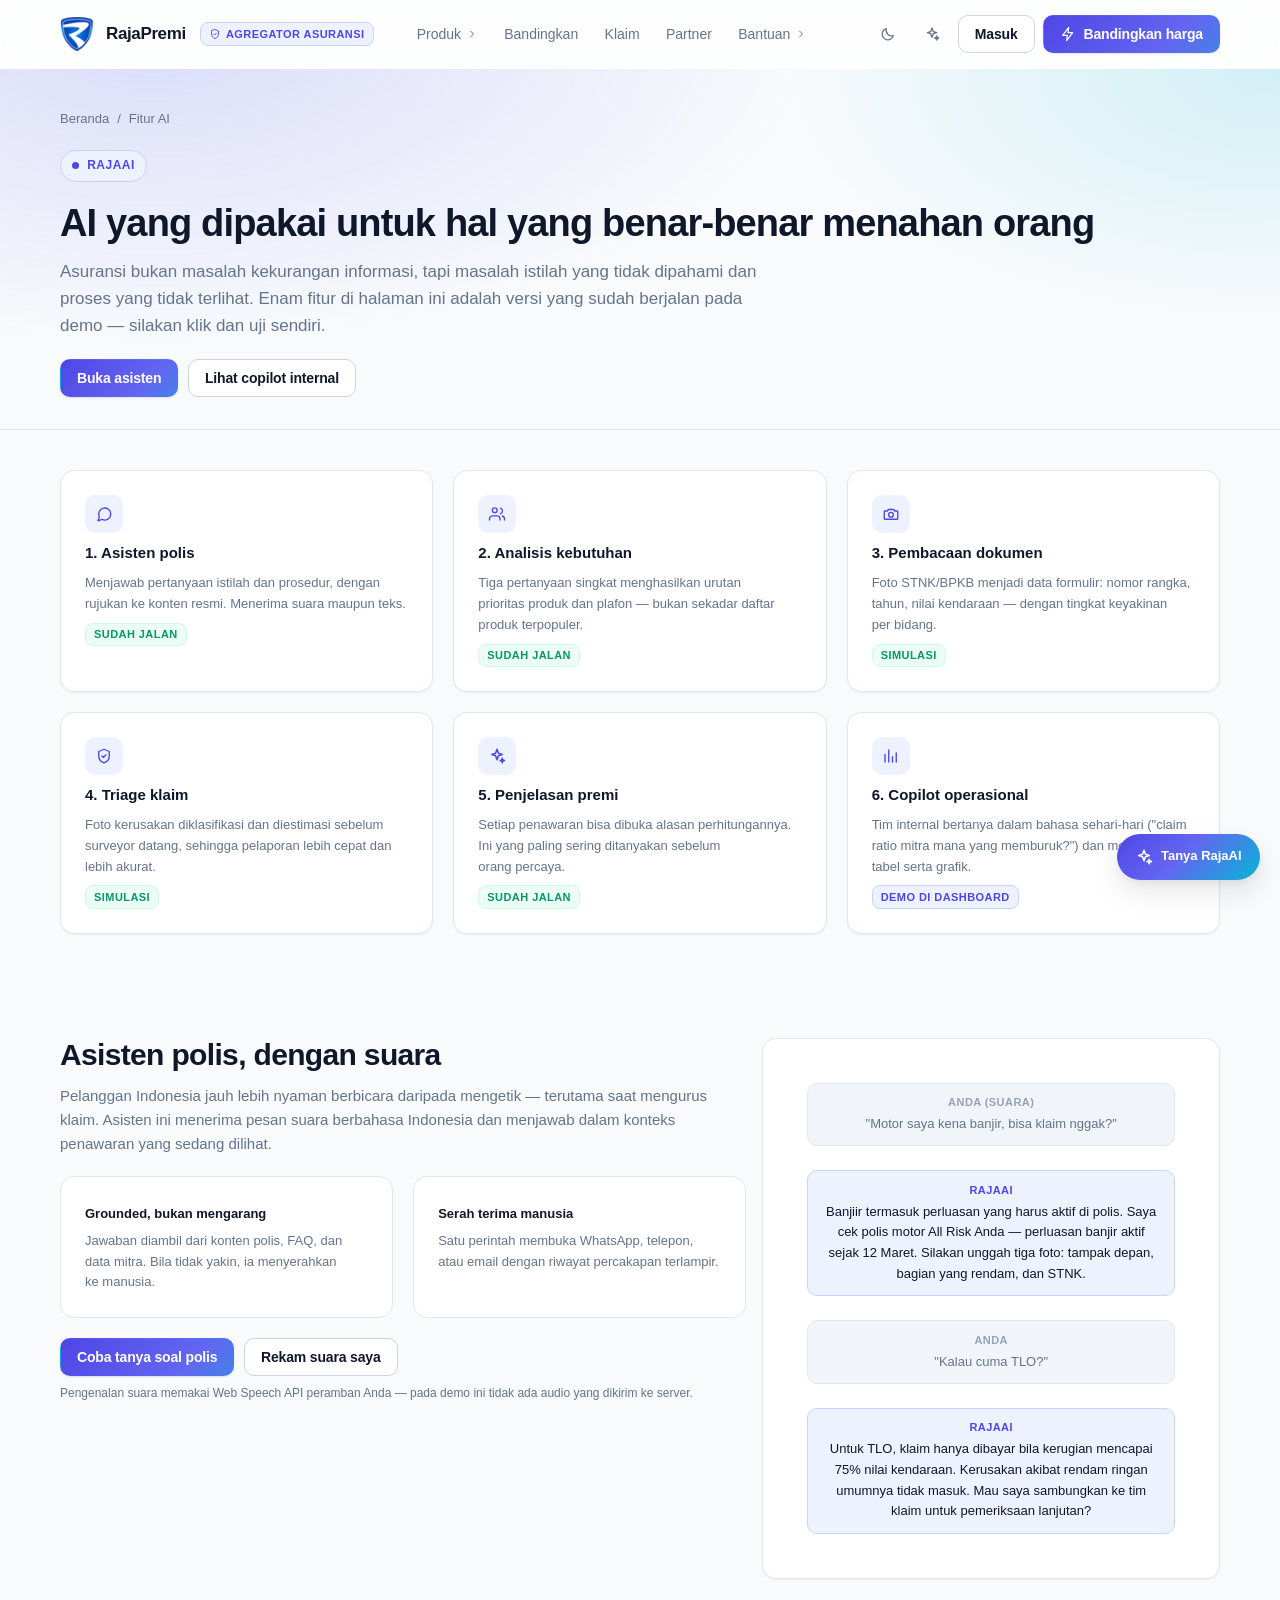
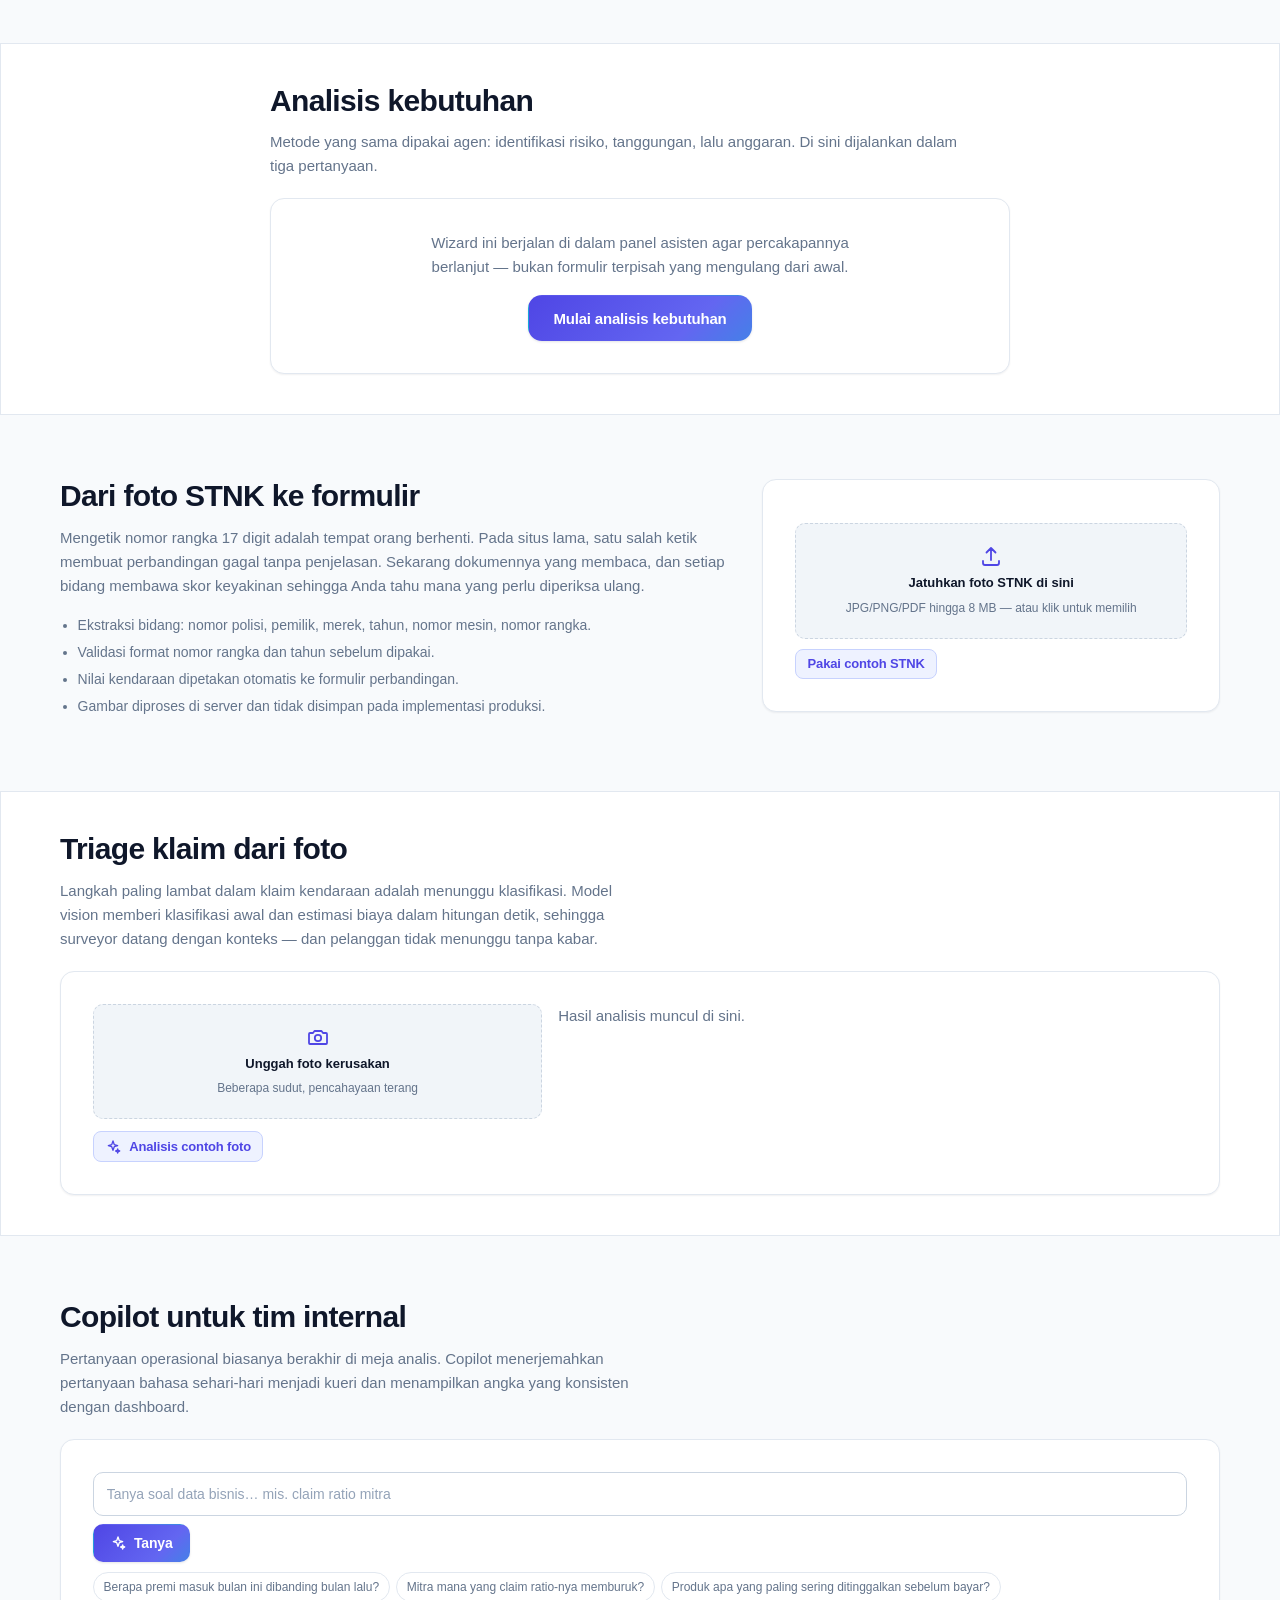
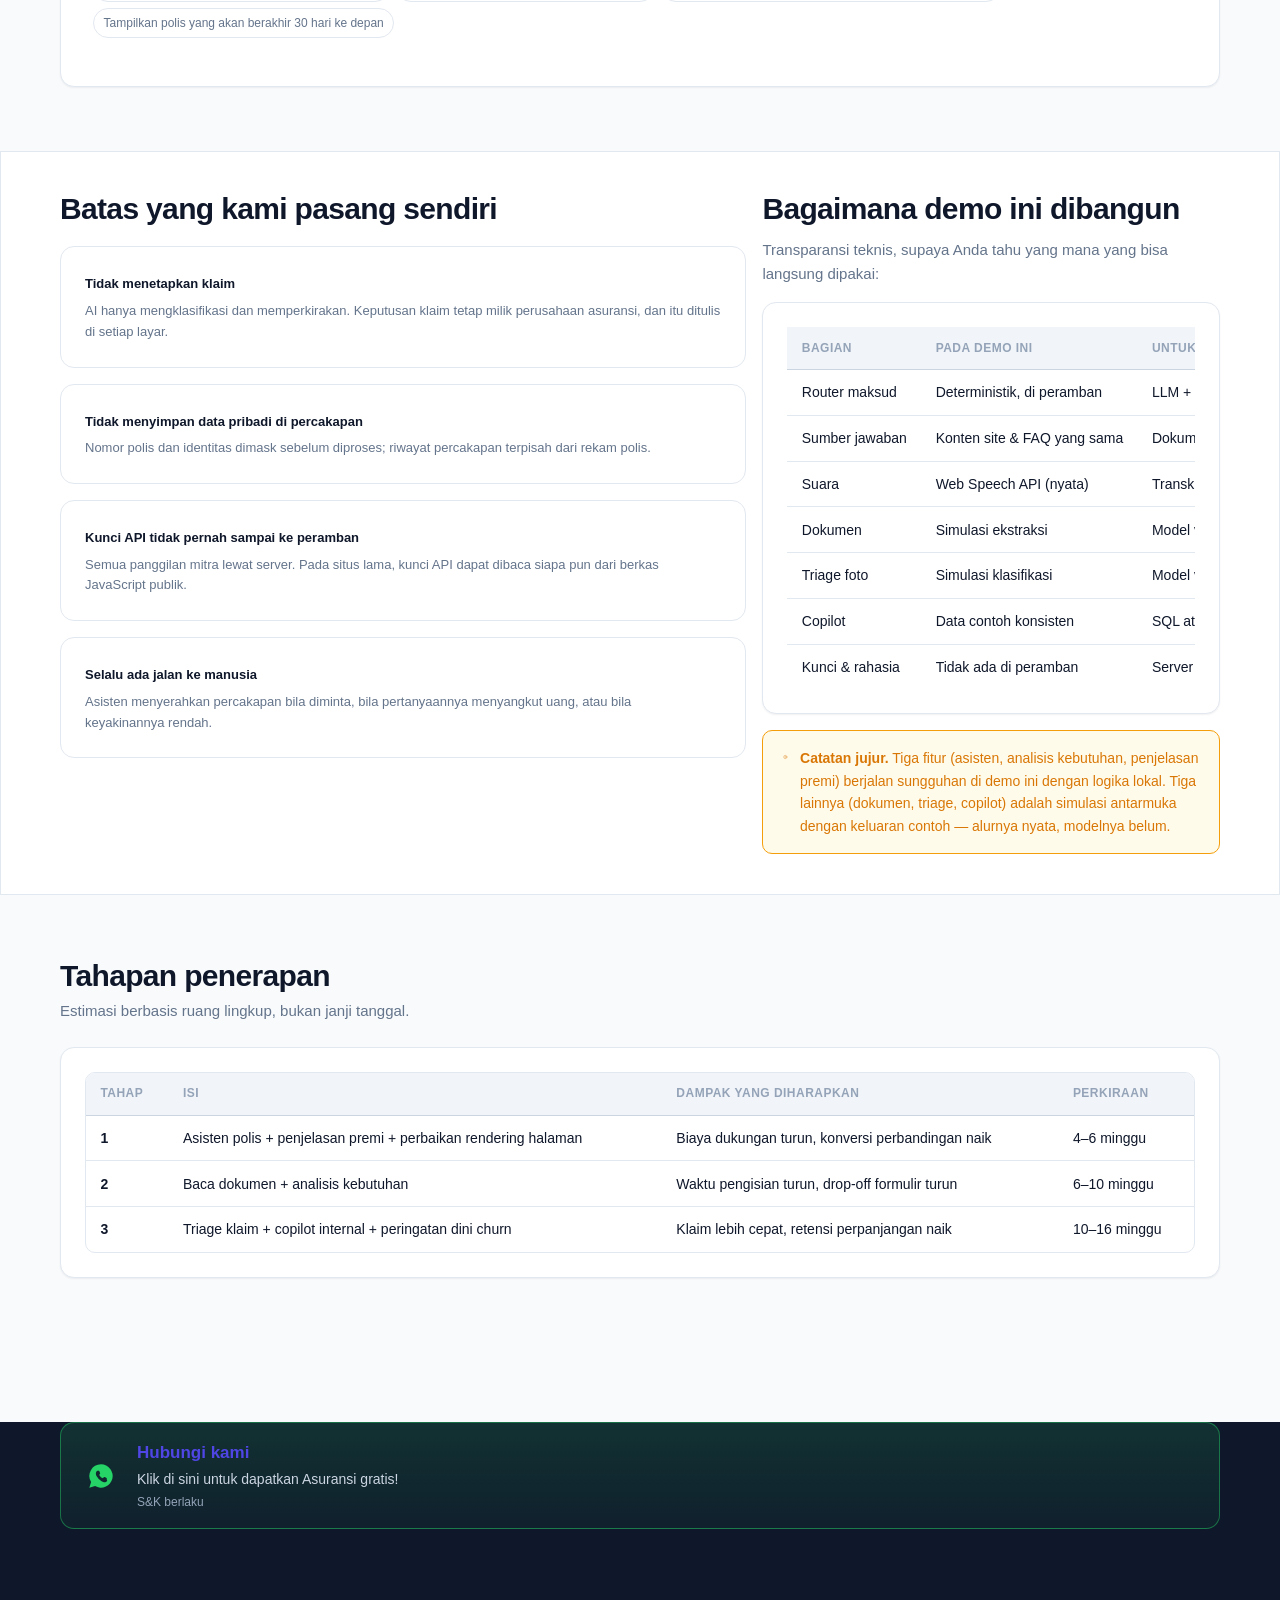
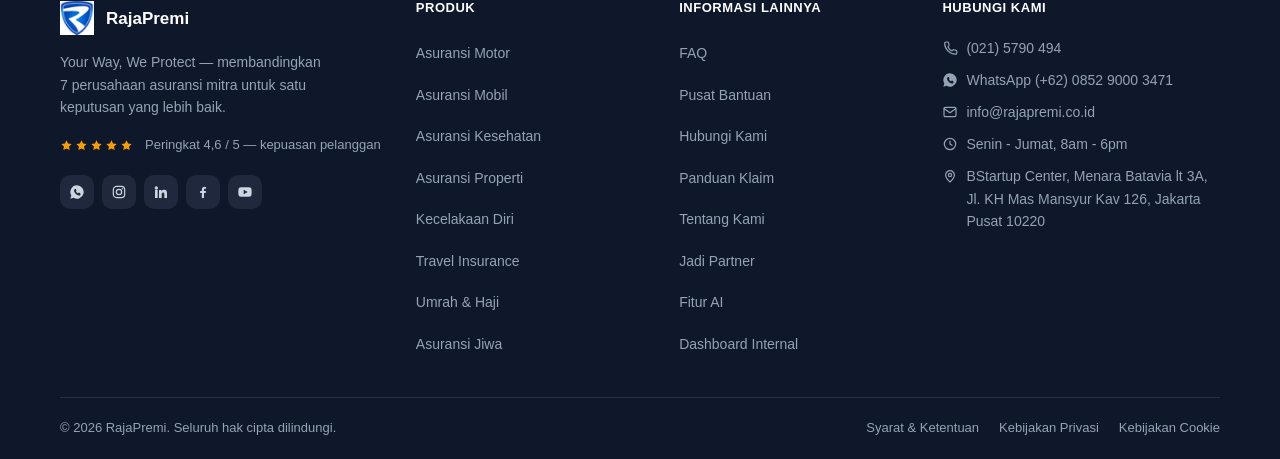
<file: ai.html>
<!DOCTYPE html>
<html lang="id">
<head>
<meta charset="utf-8">
<meta name="viewport" content="width=device-width, initial-scale=1">
<title>Fitur AI RajaPremi — RajaAI di layanan pelanggan dan operasional</title>
<meta name="description" content="Enam fitur AI yang bekerja di demo RajaPremi: asisten polis, analisis kebutuhan, pembacaan STNK, triage klaim, penjelasan premi, dan copilot operasional.">
<meta name="theme-color" content="#4338ca">
<link rel="canonical" href="https://pljkt.github.io/rajapremi-modern/ai.html">
<link rel="icon" href="assets/img/brand/favicon.ico" sizes="any">
<link rel="icon" type="image/png" sizes="32x32" href="assets/img/brand/favicon-32x32.png">
<link rel="apple-touch-icon" href="assets/img/brand/apple-touch-icon.png">
<link rel="stylesheet" href="assets/css/tokens.css">
<link rel="stylesheet" href="assets/css/base.css">
<link rel="stylesheet" href="assets/css/components.css">
<link rel="stylesheet" href="assets/css/product.css">
</head>
<body>
<a class="skip-link" href="#main">Lompat ke konten</a>
<div id="site-header"></div>

<main id="main">

  <section class="page-head">
    <div class="container">
      <nav class="breadcrumb" aria-label="Remah roti">
        <a href="index.html">Beranda</a><span>/</span><span>Fitur AI</span>
      </nav>
      <span class="eyebrow"><span class="dot"></span> RajaAI</span>
      <h1>AI yang dipakai untuk hal yang benar-benar menahan orang</h1>
      <p class="muted" style="max-width:74ch;font-size:var(--fs-lg)">
        Asuransi bukan masalah kekurangan informasi, tapi masalah istilah yang tidak dipahami dan proses yang tidak terlihat.
        Enam fitur di halaman ini adalah versi yang sudah berjalan pada demo — silakan klik dan uji sendiri.
      </p>
      <div class="row" style="gap:.6rem;margin-top:var(--s-5);flex-wrap:wrap">
        <button class="btn btn-primary" data-ai-open data-ai-seed="Halo RajaAI">Buka asisten</button>
        <a class="btn btn-secondary" href="admin/index.html">Lihat copilot internal</a>
      </div>
    </div>
  </section>

  <!-- ============ 1. Feature map ============ -->
  <section class="section section-sm">
    <div class="container">
      <div class="grid grid-3">
        <div class="card feature reveal"><span class="feature-ico" data-ico="chat"></span>
          <strong>1. Asisten polis</strong>
          <p class="muted" style="font-size:var(--fs-sm)">Menjawab pertanyaan istilah dan prosedur, dengan rujukan ke konten resmi. Menerima suara maupun teks.</p>
          <span class="badge badge-success">Sudah jalan</span></div>
        <div class="card feature reveal"><span class="feature-ico" data-ico="users"></span>
          <strong>2. Analisis kebutuhan</strong>
          <p class="muted" style="font-size:var(--fs-sm)">Tiga pertanyaan singkat menghasilkan urutan prioritas produk dan plafon — bukan sekadar daftar produk terpopuler.</p>
          <span class="badge badge-success">Sudah jalan</span></div>
        <div class="card feature reveal"><span class="feature-ico" data-ico="camera"></span>
          <strong>3. Pembacaan dokumen</strong>
          <p class="muted" style="font-size:var(--fs-sm)">Foto STNK/BPKB menjadi data formulir: nomor rangka, tahun, nilai kendaraan — dengan tingkat keyakinan per bidang.</p>
          <span class="badge badge-success">Simulasi</span></div>
        <div class="card feature reveal"><span class="feature-ico" data-ico="shield"></span>
          <strong>4. Triage klaim</strong>
          <p class="muted" style="font-size:var(--fs-sm)">Foto kerusakan diklasifikasi dan diestimasi sebelum surveyor datang, sehingga pelaporan lebih cepat dan lebih akurat.</p>
          <span class="badge badge-success">Simulasi</span></div>
        <div class="card feature reveal"><span class="feature-ico" data-ico="spark"></span>
          <strong>5. Penjelasan premi</strong>
          <p class="muted" style="font-size:var(--fs-sm)">Setiap penawaran bisa dibuka alasan perhitungannya. Ini yang paling sering ditanyakan sebelum orang percaya.</p>
          <span class="badge badge-success">Sudah jalan</span></div>
        <div class="card feature reveal"><span class="feature-ico" data-ico="chart"></span>
          <strong>6. Copilot operasional</strong>
          <p class="muted" style="font-size:var(--fs-sm)">Tim internal bertanya dalam bahasa sehari-hari ("claim ratio mitra mana yang memburuk?") dan mendapat tabel serta grafik.</p>
          <span class="badge badge-primary">Demo di dashboard</span></div>
      </div>
    </div>
  </section>

  <!-- ============ 2. Asisten + suara ============ -->
  <section class="section">
    <div class="container">
      <div class="two-col">
        <div>
          <h2>Asisten polis, dengan suara</h2>
          <p class="muted">Pelanggan Indonesia jauh lebih nyaman berbicara daripada mengetik — terutama saat mengurus klaim.
          Asisten ini menerima pesan suara berbahasa Indonesia dan menjawab dalam konteks penawaran yang sedang dilihat.</p>
          <div class="grid grid-2" style="margin-top:var(--s-5)">
            <div class="card card-flat"><strong style="font-size:var(--fs-sm)">Grounded, bukan mengarang</strong>
              <p class="muted" style="font-size:var(--fs-sm);margin:.35rem 0 0">Jawaban diambil dari konten polis, FAQ, dan data mitra. Bila tidak yakin, ia menyerahkan ke manusia.</p></div>
            <div class="card card-flat"><strong style="font-size:var(--fs-sm)">Serah terima manusia</strong>
              <p class="muted" style="font-size:var(--fs-sm);margin:.35rem 0 0">Satu perintah membuka WhatsApp, telepon, atau email dengan riwayat percakapan terlampir.</p></div>
          </div>
          <div class="row" style="gap:.6rem;margin-top:var(--s-5);flex-wrap:wrap">
            <button class="btn btn-primary" data-ai-open data-ai-seed="TLO dan All Risk bedanya apa?">Coba tanya soal polis</button>
            <button class="btn btn-secondary" id="voiceDemo">Rekam suara saya</button>
          </div>
          <p class="field-note">Pengenalan suara memakai Web Speech API peramban Anda — pada demo ini tidak ada audio yang dikirim ke server.</p>
        </div>
        <div class="card">
          <div class="ai-log">
            <div class="ai-note"><strong>Anda (suara)</strong><span>"Motor saya kena banjir, bisa klaim nggak?"</span></div>
            <div class="ai-note ai-note-bot"><strong>RajaAI</strong><span>Banjiir termasuk perluasan yang harus aktif di polis. Saya cek polis motor All Risk Anda — perluasan banjir aktif sejak 12 Maret. Silakan unggah tiga foto: tampak depan, bagian yang rendam, dan STNK.</span></div>
            <div class="ai-note"><strong>Anda</strong><span>"Kalau cuma TLO?"</span></div>
            <div class="ai-note ai-note-bot"><strong>RajaAI</strong><span>Untuk TLO, klaim hanya dibayar bila kerugian mencapai 75% nilai kendaraan. Kerusakan akibat rendam ringan umumnya tidak masuk. Mau saya sambungkan ke tim klaim untuk pemeriksaan lanjutan?</span></div>
          </div>
        </div>
      </div>
    </div>
  </section>

  <!-- ============ 3. Analisis kebutuhan ============ -->
  <section class="section section-sm surface">
    <div class="container container-narrow">
      <h2>Analisis kebutuhan</h2>
      <p class="muted">Metode yang sama dipakai agen: identifikasi risiko, tanggungan, lalu anggaran. Di sini dijalankan dalam tiga pertanyaan.</p>
      <div class="card card-pad-lg text-center" style="margin-top:var(--s-5)">
        <p class="muted" style="max-width:56ch;margin:0 auto var(--s-4)">Wizard ini berjalan di dalam panel asisten agar percakapannya berlanjut — bukan formulir terpisah yang mengulang dari awal.</p>
        <button class="btn btn-primary btn-lg" data-ai-open data-ai-seed="Produk apa yang cocok untuk saya?">Mulai analisis kebutuhan</button>
      </div>
    </div>
  </section>

  <!-- ============ 4. OCR ============ -->
  <section class="section">
    <div class="container">
      <div class="two-col">
        <div>
          <h2>Dari foto STNK ke formulir</h2>
          <p class="muted">Mengetik nomor rangka 17 digit adalah tempat orang berhenti. Pada situs lama, satu salah ketik membuat
          perbandingan gagal tanpa penjelasan. Sekarang dokumennya yang membaca, dan setiap bidang membawa skor keyakinan
          sehingga Anda tahu mana yang perlu diperiksa ulang.</p>
          <ul class="explain-list" style="font-size:var(--fs-md);margin-top:var(--s-4)">
            <li>Ekstraksi bidang: nomor polisi, pemilik, merek, tahun, nomor mesin, nomor rangka.</li>
            <li>Validasi format nomor rangka dan tahun sebelum dipakai.</li>
            <li>Nilai kendaraan dipetakan otomatis ke formulir perbandingan.</li>
            <li>Gambar diproses di server dan tidak disimpan pada implementasi produksi.</li>
          </ul>
        </div>
        <div class="card card-pad-lg">
          <div class="ocr-widget" data-ocr>
            <label class="ocr-drop" data-ocr-drop>
              <span data-ico="upload"></span>
              <strong>Jatuhkan foto STNK di sini</strong>
              <span class="muted">JPG/PNG/PDF hingga 8 MB — atau klik untuk memilih</span>
              <input type="file" accept="image/*,.pdf" hidden data-ocr-file>
            </label>
            <div class="ocr-result" data-ocr-result hidden></div>
            <div class="ocr-actions" style="margin-top:.6rem">
              <button class="btn btn-soft btn-sm" type="button" data-ocr-demo>Pakai contoh STNK</button>
            </div>
          </div>
        </div>
      </div>
    </div>
  </section>

  <!-- ============ 5. Triage klaim ============ -->
  <section class="section section-sm surface">
    <div class="container">
      <h2>Triage klaim dari foto</h2>
      <p class="muted" style="max-width:70ch">Langkah paling lambat dalam klaim kendaraan adalah menunggu klasifikasi. Model vision memberi
      klasifikasi awal dan estimasi biaya dalam hitungan detik, sehingga surveyor datang dengan konteks — dan pelanggan tidak menunggu tanpa kabar.</p>
      <div class="card card-pad-lg" style="margin-top:var(--s-5)" id="triageDemo"></div>
    </div>
  </section>

  <!-- ============ 6. Copilot ============ -->
  <section class="section">
    <div class="container">
      <h2>Copilot untuk tim internal</h2>
      <p class="muted" style="max-width:70ch">Pertanyaan operasional biasanya berakhir di meja analis. Copilot menerjemahkan pertanyaan bahasa
      sehari-hari menjadi kueri dan menampilkan angka yang konsisten dengan dashboard.</p>
      <div class="card card-pad-lg" style="margin-top:var(--s-5)" id="copilotDemo"></div>
    </div>
  </section>

  <!-- ============ 7. Guardrails + cara kerja ============ -->
  <section class="section section-sm surface">
    <div class="container">
      <div class="two-col">
        <div>
          <h2>Batas yang kami pasang sendiri</h2>
          <div class="grid" style="gap:var(--s-4);margin-top:var(--s-5)">
            <div class="card card-flat"><strong style="font-size:var(--fs-sm)">Tidak menetapkan klaim</strong>
              <p class="muted" style="font-size:var(--fs-sm);margin:.35rem 0 0">AI hanya mengklasifikasi dan memperkirakan. Keputusan klaim tetap milik perusahaan asuransi, dan itu ditulis di setiap layar.</p></div>
            <div class="card card-flat"><strong style="font-size:var(--fs-sm)">Tidak menyimpan data pribadi di percakapan</strong>
              <p class="muted" style="font-size:var(--fs-sm);margin:.35rem 0 0">Nomor polis dan identitas dimask sebelum diproses; riwayat percakapan terpisah dari rekam polis.</p></div>
            <div class="card card-flat"><strong style="font-size:var(--fs-sm)">Kunci API tidak pernah sampai ke peramban</strong>
              <p class="muted" style="font-size:var(--fs-sm);margin:.35rem 0 0">Semua panggilan mitra lewat server. Pada situs lama, kunci API dapat dibaca siapa pun dari berkas JavaScript publik.</p></div>
            <div class="card card-flat"><strong style="font-size:var(--fs-sm)">Selalu ada jalan ke manusia</strong>
              <p class="muted" style="font-size:var(--fs-sm);margin:.35rem 0 0">Asisten menyerahkan percakapan bila diminta, bila pertanyaannya menyangkut uang, atau bila keyakinannya rendah.</p></div>
          </div>
        </div>
        <div>
          <h2>Bagaimana demo ini dibangun</h2>
          <p class="muted">Transparansi teknis, supaya Anda tahu yang mana yang bisa langsung dipakai:</p>
          <div class="card">
            <div class="table-scroll in-card">
            <table class="table table-tight">
              <thead><tr><th>Bagian</th><th>Pada demo ini</th><th>Untuk produksi</th></tr></thead>
              <tbody>
                <tr><td>Router maksud</td><td>Deterministik, di peramban</td><td>LLM + retrieval (RAG)</td></tr>
                <tr><td>Sumber jawaban</td><td>Konten site &amp; FAQ yang sama</td><td>Dokumen polis + basis pengetahuan</td></tr>
                <tr><td>Suara</td><td>Web Speech API (nyata)</td><td>Transkripsi sisi server</td></tr>
                <tr><td>Dokumen</td><td>Simulasi ekstraksi</td><td>Model vision + validasi</td></tr>
                <tr><td>Triage foto</td><td>Simulasi klasifikasi</td><td>Model vision terlatih klaim</td></tr>
                <tr><td>Copilot</td><td>Data contoh konsisten</td><td>SQL atas replika baca-saja</td></tr>
                <tr><td>Kunci &amp; rahasia</td><td>Tidak ada di peramban</td><td>Server + rotasi kunci</td></tr>
              </tbody>
            </table>
            </div>
          </div>
          <div class="alert alert-warn" style="margin-top:var(--s-4)">
            <span data-ico="info"></span>
            <div><strong>Catatan jujur.</strong> Tiga fitur (asisten, analisis kebutuhan, penjelasan premi) berjalan sungguhan di demo ini dengan logika lokal.
            Tiga lainnya (dokumen, triage, copilot) adalah simulasi antarmuka dengan keluaran contoh — alurnya nyata, modelnya belum.</div>
          </div>
        </div>
      </div>
    </div>
  </section>

  <!-- ============ 8. Rollout ============ -->
  <section class="section">
    <div class="container">
      <div class="section-head"><div><h2>Tahapan penerapan</h2><p>Estimasi berbasis ruang lingkup, bukan janji tanggal.</p></div></div>
      <div class="card">
        <div class="table-scroll">
          <table class="table">
            <thead><tr><th>Tahap</th><th>Isi</th><th>Dampak yang diharapkan</th><th>Perkiraan</th></tr></thead>
            <tbody>
              <tr><td><strong>1</strong></td><td>Asisten polis + penjelasan premi + perbaikan rendering halaman</td><td>Biaya dukungan turun, konversi perbandingan naik</td><td>4–6 minggu</td></tr>
              <tr><td><strong>2</strong></td><td>Baca dokumen + analisis kebutuhan</td><td>Waktu pengisian turun, drop-off formulir turun</td><td>6–10 minggu</td></tr>
              <tr><td><strong>3</strong></td><td>Triage klaim + copilot internal + peringatan dini churn</td><td>Klaim lebih cepat, retensi perpanjangan naik</td><td>10–16 minggu</td></tr>
            </tbody>
          </table>
        </div>
      </div>
    </div>
  </section>

</main>

<div id="site-footer"></div>

<script src="assets/js/data.js"></script>
<script src="assets/js/app.js"></script>
<script src="assets/js/quote.js"></script>
<script src="assets/js/ai.js"></script>
<script>
(function () {
  var D = window.RPData, RP = window.RP;
  document.querySelectorAll('[data-ico]').forEach(function (el) {
    el.innerHTML = D.ICONS[el.getAttribute('data-ico')] || '';
  });
  var v = document.getElementById('voiceDemo');
  if (v) v.addEventListener('click', function () { window.RPAI.startVoice(); });
})();
</script>
</body>
</html>
</file>
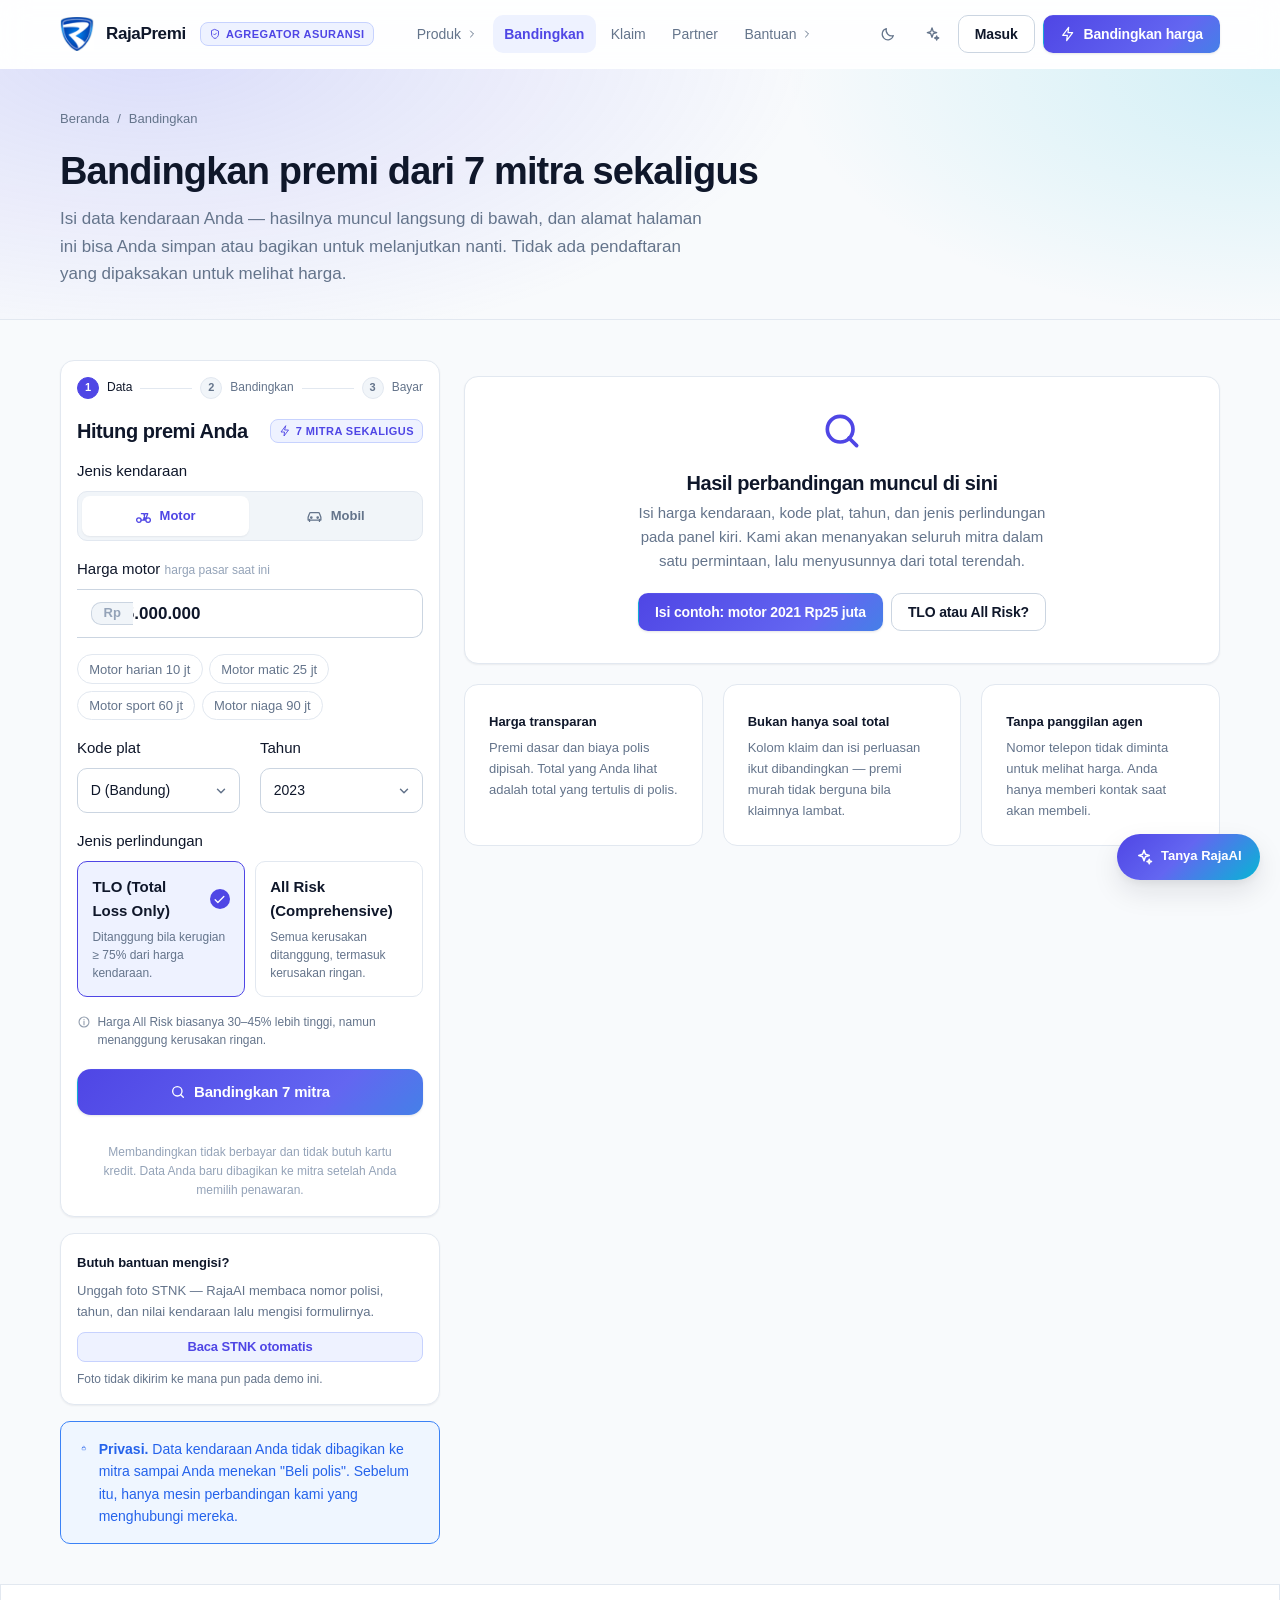
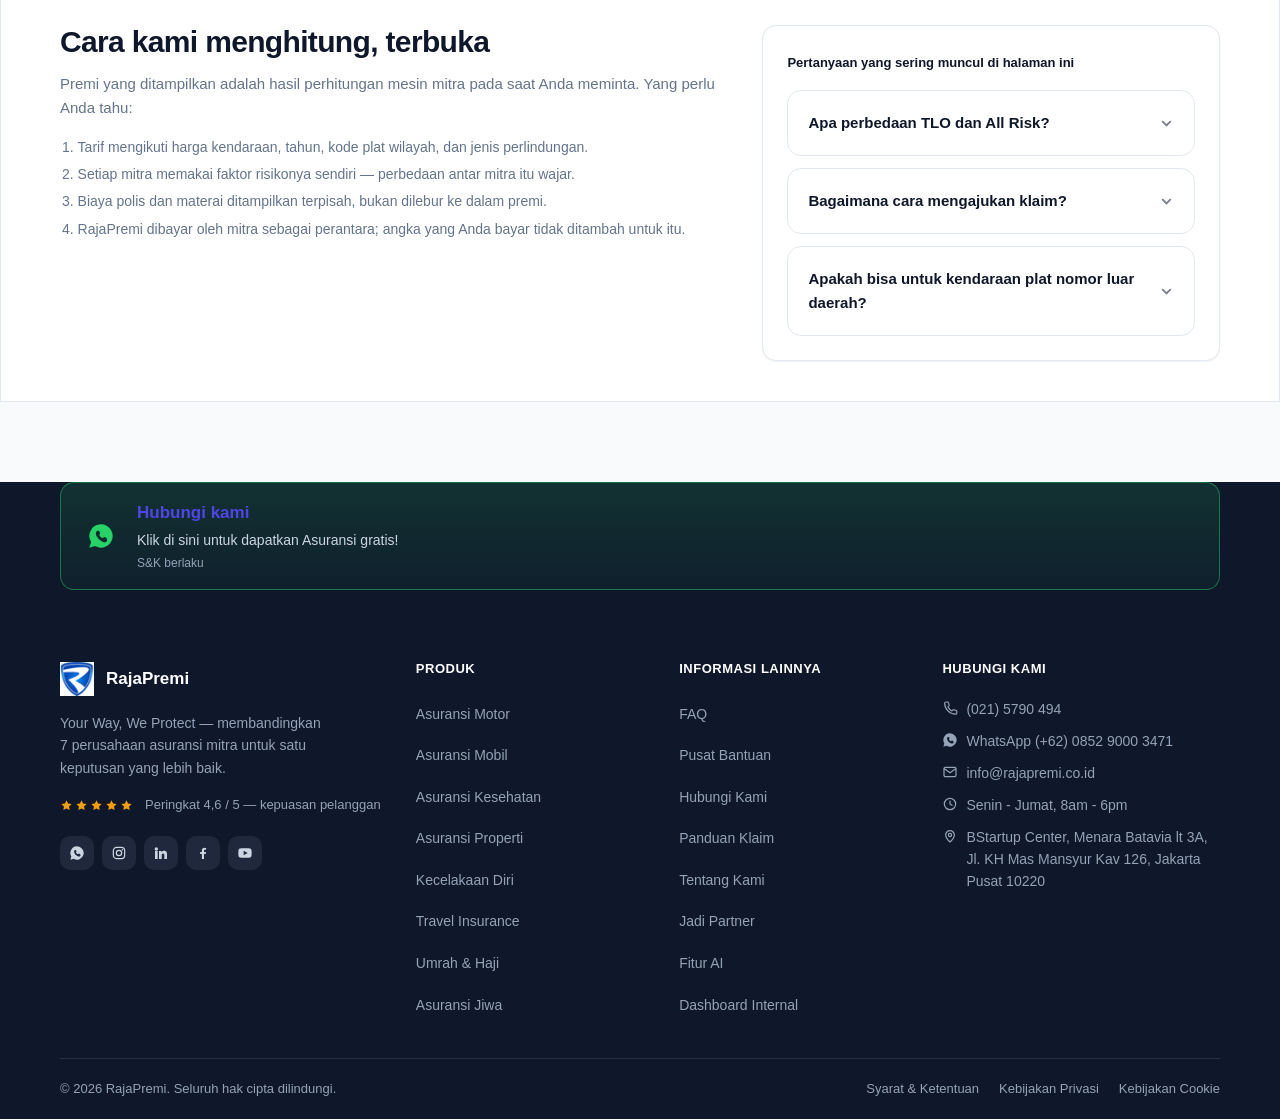
<file: bandingkan.html>
<!DOCTYPE html>
<html lang="id">
<head>
<meta charset="utf-8">
<meta name="viewport" content="width=device-width, initial-scale=1">
<title>Bandingkan premi asuransi dari 7 mitra — RajaPremi</title>
<meta name="description" content="Hitung dan bandingkan premi asuransi motor, mobil, dan lainnya dari 7 perusahaan asuransi mitra. Lihat selisih harga, kecepatan klaim, dan isi polis berdampingan.">
<meta name="theme-color" content="#4338ca">
<link rel="canonical" href="https://pljkt.github.io/rajapremi-modern/bandingkan.html">
<link rel="icon" href="assets/img/brand/favicon.ico" sizes="any">
<link rel="icon" type="image/png" sizes="32x32" href="assets/img/brand/favicon-32x32.png">
<link rel="apple-touch-icon" href="assets/img/brand/apple-touch-icon.png">
<link rel="stylesheet" href="assets/css/tokens.css">
<link rel="stylesheet" href="assets/css/base.css">
<link rel="stylesheet" href="assets/css/components.css">
<link rel="stylesheet" href="assets/css/product.css">
</head>
<body>
<a class="skip-link" href="#main">Lompat ke konten</a>
<div id="site-header"></div>

<main id="main">

  <section class="page-head">
    <div class="container">
      <nav class="breadcrumb" aria-label="Remah roti">
        <a href="index.html">Beranda</a><span>/</span><span>Bandingkan</span>
      </nav>
      <h1>Bandingkan premi dari 7 mitra sekaligus</h1>
      <p class="muted" style="max-width:70ch">
        Isi data kendaraan Anda — hasilnya muncul langsung di bawah, dan alamat halaman ini bisa Anda simpan atau bagikan
        untuk melanjutkan nanti. Tidak ada pendaftaran yang dipaksakan untuk melihat harga.
      </p>
    </div>
  </section>

  <section class="section section-sm">
    <div class="container">
      <div class="compare-layout">

        <aside class="compare-side">
          <div class="card card-pad-sm">
            <div class="steps">
              <span class="step is-active"><span class="step-num">1</span> Data</span>
              <span class="step-line"></span>
              <span class="step"><span class="step-num">2</span> Bandingkan</span>
              <span class="step-line"></span>
              <span class="step"><span class="step-num">3</span> Bayar</span>
            </div>
            <div id="quoteForm"></div>
          </div>

          <div class="card card-pad-sm" style="margin-top:var(--s-4)">
            <strong style="font-size:var(--fs-sm)">Butuh bantuan mengisi?</strong>
            <p class="muted" style="font-size:var(--fs-sm);margin:.4rem 0 .6rem">
              Unggah foto STNK — RajaAI membaca nomor polisi, tahun, dan nilai kendaraan lalu mengisi formulirnya.
            </p>
            <button class="btn btn-soft btn-sm btn-block" data-ai-open data-ai-seed="unggah STNK saya">Baca STNK otomatis</button>
            <p class="field-note">Foto tidak dikirim ke mana pun pada demo ini.</p>
          </div>

          <div class="alert alert-info" style="margin-top:var(--s-4)">
            <span id="icoLock"></span>
            <div><strong>Privasi.</strong> Data kendaraan Anda tidak dibagikan ke mitra sampai Anda menekan "Beli polis".
            Sebelum itu, hanya mesin perbandingan kami yang menghubungi mereka.</div>
          </div>
        </aside>

        <div class="compare-main">
          <div id="quoteResults" hidden></div>
          <div id="quoteFirstRun">
            <div class="card card-pad-lg text-center">
              <span style="display:inline-flex;width:44px;height:44px;color:var(--primary)" id="icoBigSearch"></span>
              <h3 style="margin:var(--s-3) 0 .35rem">Hasil perbandingan muncul di sini</h3>
              <p class="muted" style="max-width:52ch;margin:0 auto">
                Isi harga kendaraan, kode plat, tahun, dan jenis perlindungan pada panel kiri. Kami akan menanyakan
                seluruh mitra dalam satu permintaan, lalu menyusunnya dari total terendah.
              </p>
              <div class="row" style="gap:.5rem;justify-content:center;margin-top:var(--s-5);flex-wrap:wrap">
                <button class="btn btn-primary" type="button" data-quote-demo>Isi contoh: motor 2021 Rp25 juta</button>
                <button class="btn btn-secondary" type="button" data-ai-open data-ai-seed="Motor saya 2021, ambil TLO atau All Risk?">TLO atau All Risk?</button>
              </div>
            </div>

            <div class="grid grid-3" style="margin-top:var(--s-5)">
              <div class="card card-flat"><strong style="font-size:var(--fs-sm)">Harga transparan</strong>
                <p class="muted" style="font-size:var(--fs-sm);margin:.35rem 0 0">Premi dasar dan biaya polis dipisah. Total yang Anda lihat adalah total yang tertulis di polis.</p></div>
              <div class="card card-flat"><strong style="font-size:var(--fs-sm)">Bukan hanya soal total</strong>
                <p class="muted" style="font-size:var(--fs-sm);margin:.35rem 0 0">Kolom klaim dan isi perluasan ikut dibandingkan — premi murah tidak berguna bila klaimnya lambat.</p></div>
              <div class="card card-flat"><strong style="font-size:var(--fs-sm)">Tanpa panggilan agen</strong>
                <p class="muted" style="font-size:var(--fs-sm);margin:.35rem 0 0">Nomor telepon tidak diminta untuk melihat harga. Anda hanya memberi kontak saat akan membeli.</p></div>
            </div>
          </div>
        </div>

      </div>
    </div>
  </section>

  <section class="section section-sm surface">
    <div class="container">
      <div class="two-col">
        <div>
          <h2>Cara kami menghitung, terbuka</h2>
          <p class="muted">Premi yang ditampilkan adalah hasil perhitungan mesin mitra pada saat Anda meminta. Yang perlu Anda tahu:</p>
          <ol class="explain-list" style="font-size:var(--fs-md)">
            <li>Tarif mengikuti harga kendaraan, tahun, kode plat wilayah, dan jenis perlindungan.</li>
            <li>Setiap mitra memakai faktor risikonya sendiri — perbedaan antar mitra itu wajar.</li>
            <li>Biaya polis dan materai ditampilkan terpisah, bukan dilebur ke dalam premi.</li>
            <li>RajaPremi dibayar oleh mitra sebagai perantara; angka yang Anda bayar tidak ditambah untuk itu.</li>
          </ol>
        </div>
        <div class="card">
          <strong style="font-size:var(--fs-sm)">Pertanyaan yang sering muncul di halaman ini</strong>
          <div style="margin-top:var(--s-4)" id="compareFaq"></div>
        </div>
      </div>
    </div>
  </section>

</main>

<div id="compareTray"></div>
<div id="site-footer"></div>

<script src="assets/js/data.js"></script>
<script src="assets/js/app.js"></script>
<script src="assets/js/quote.js"></script>
<script src="assets/js/ai.js"></script>
<script>
(function () {
  var D = window.RPData, RP = window.RP;

  var i1 = document.getElementById('icoLock'); if (i1) i1.innerHTML = D.ICONS.lock;
  var i2 = document.getElementById('icoBigSearch'); if (i2) i2.innerHTML = D.ICONS.search;

  var cf = document.getElementById('compareFaq');
  if (cf) cf.innerHTML = D.FAQ.filter(function (f) { return ['Kendaraan', 'Premi', 'Klaim'].indexOf(f.cat) > -1; }).slice(0, 5)
    .map(function (f) { return '<details class="acc"><summary>' + RP.esc(f.q) + '</summary><div class="acc-body">' + RP.esc(f.a) + '</div></details>'; }).join('');

  RPQuote.mount({ formId: 'quoteForm', resultId: 'quoteResults', autorun: false });

  document.addEventListener('click', function (e) {
    if (!e.target.closest('[data-quote-demo]')) return;
    var url = new URL(location.href);
    url.searchParams.set('product', 'motor');
    url.searchParams.set('harga', '25000000');
    url.searchParams.set('plat', '13');
    url.searchParams.set('tahun', '2021');
    url.searchParams.set('coverage', '1');
    history.replaceState(null, '', url);
    location.reload();
  });
})();
</script>
</body>
</html>
</file>
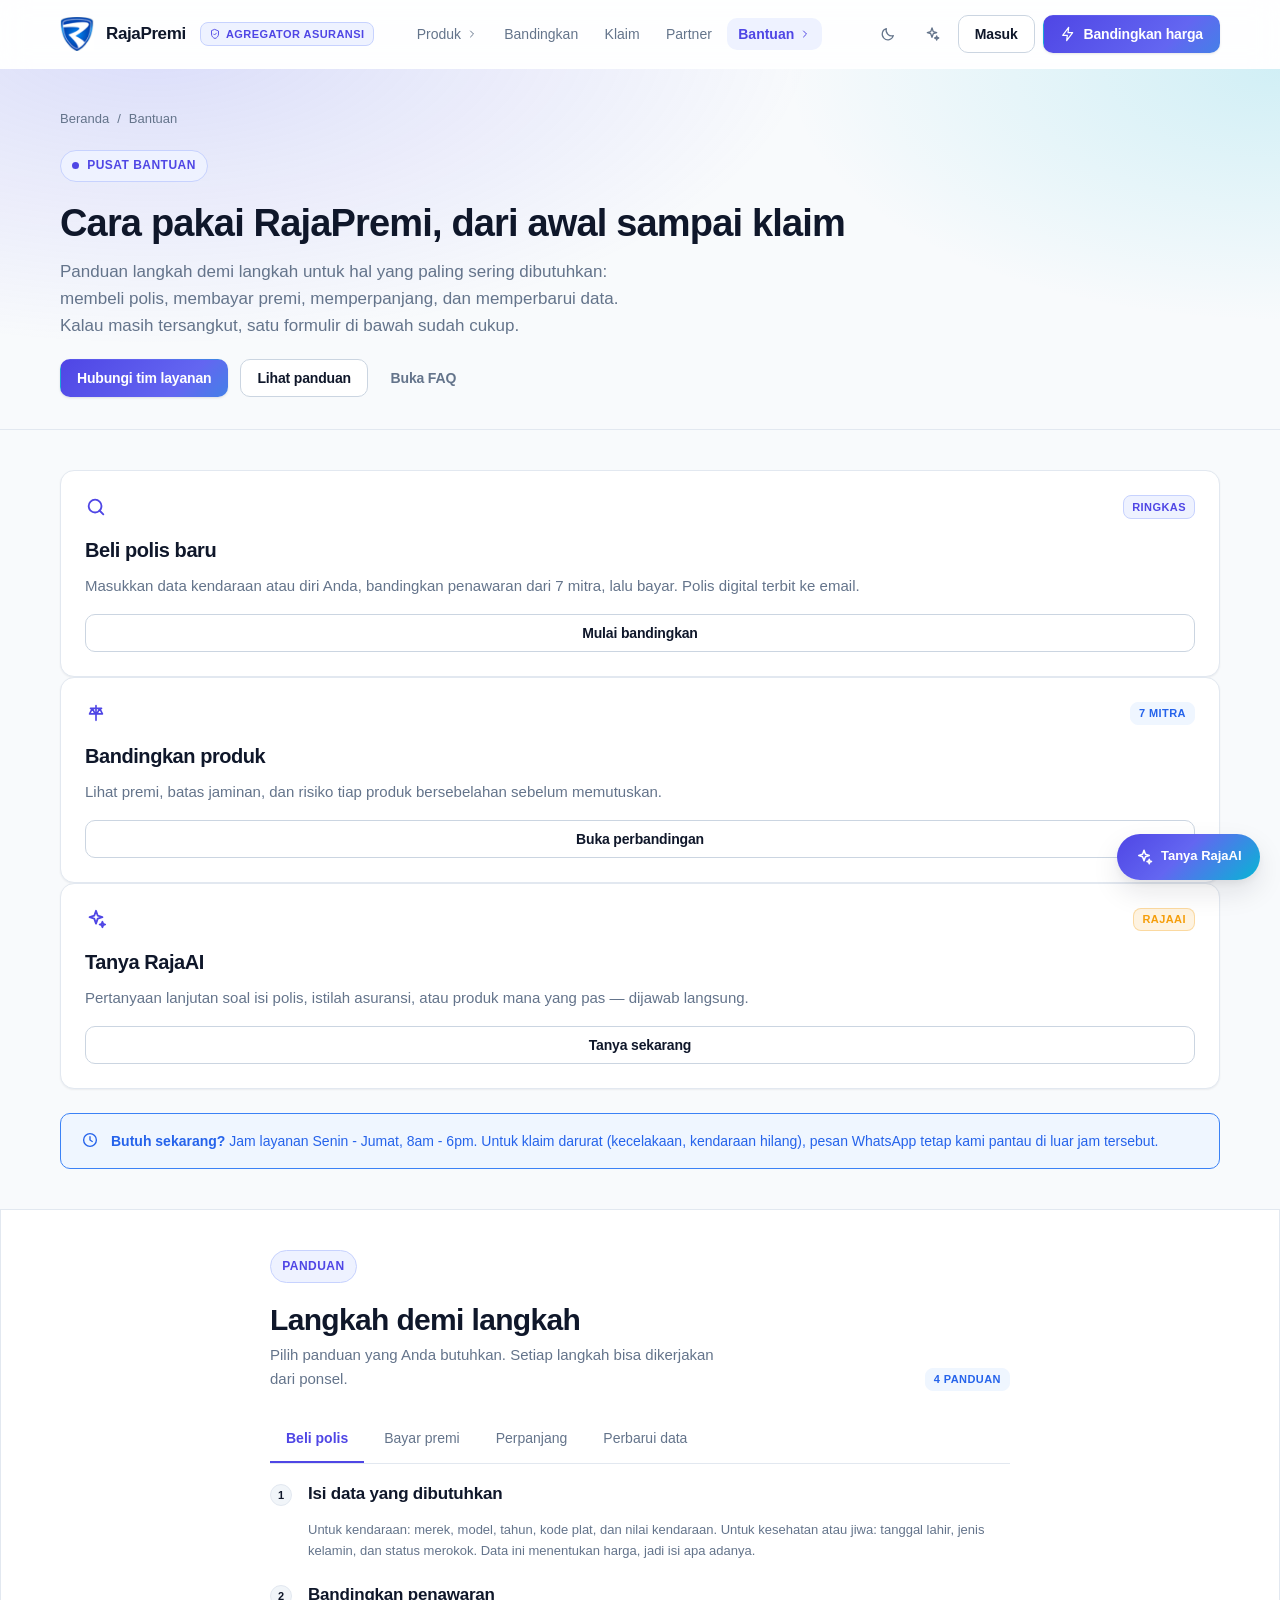
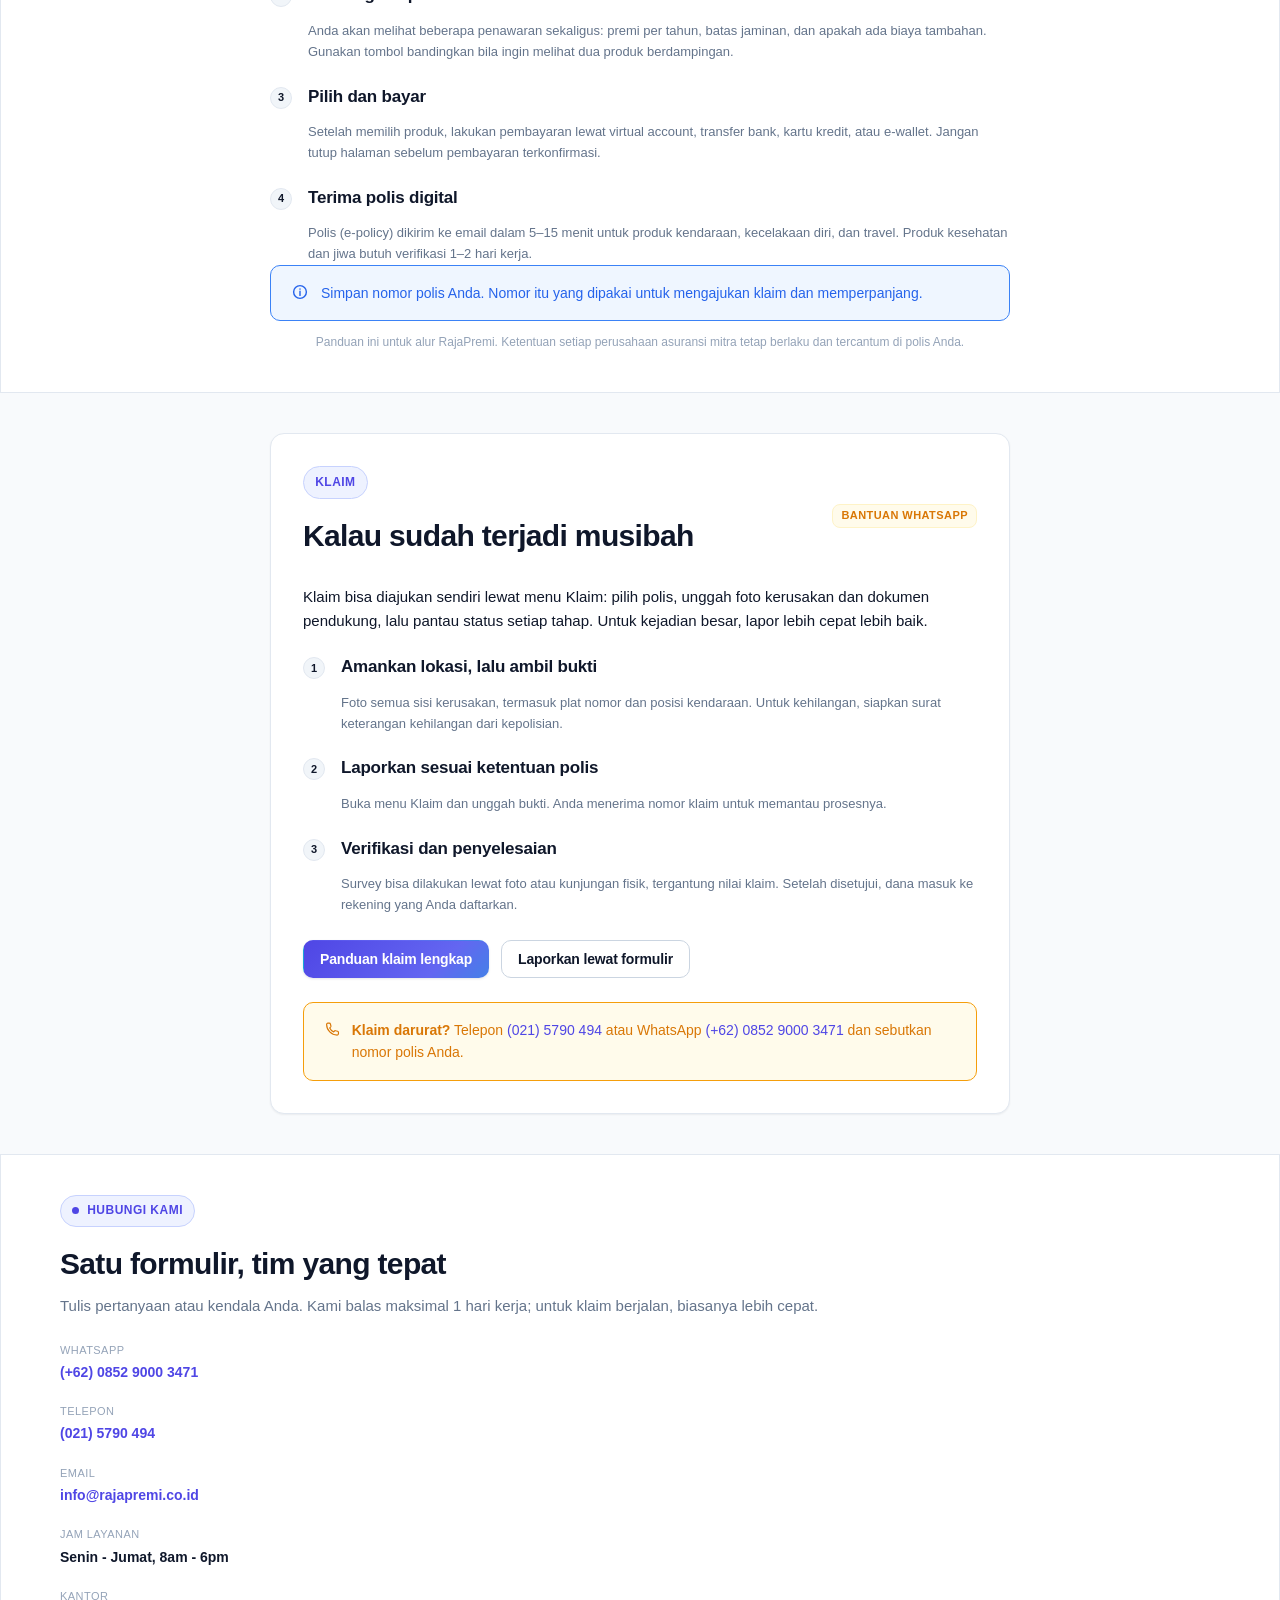
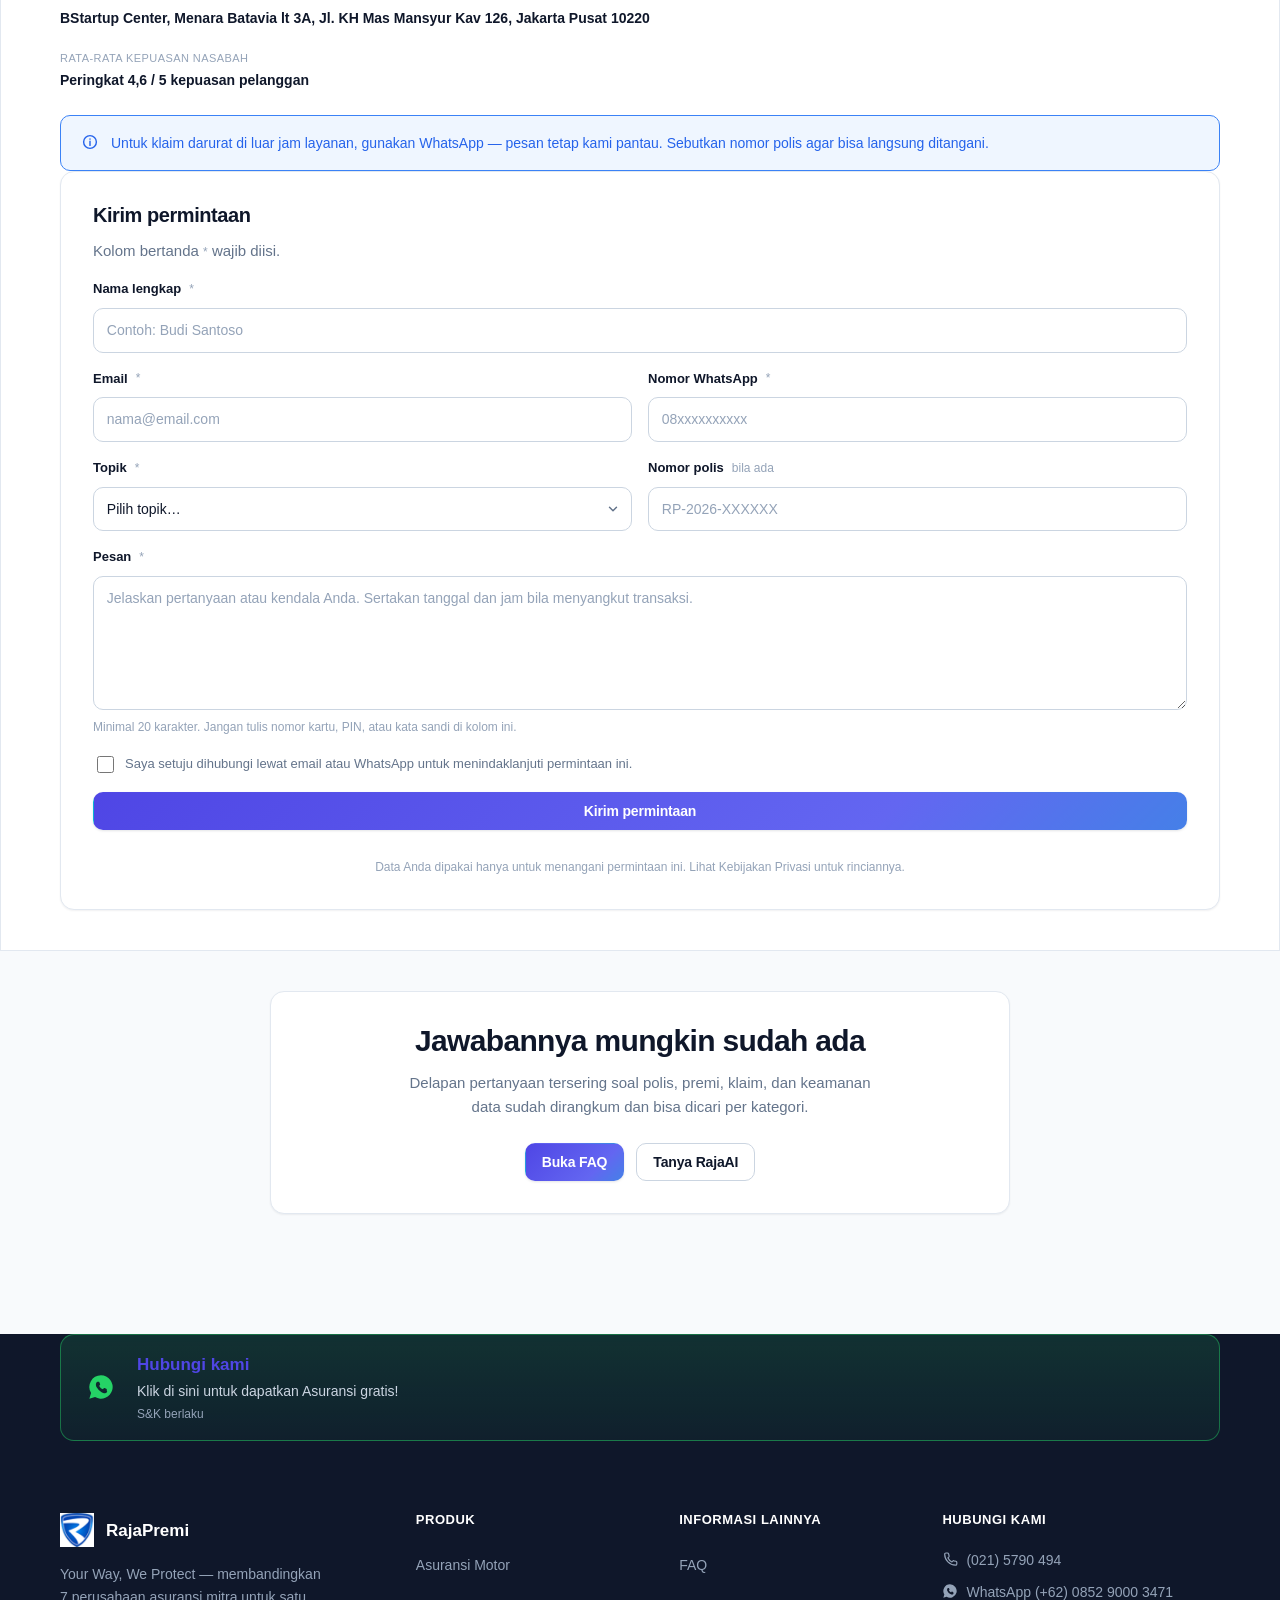
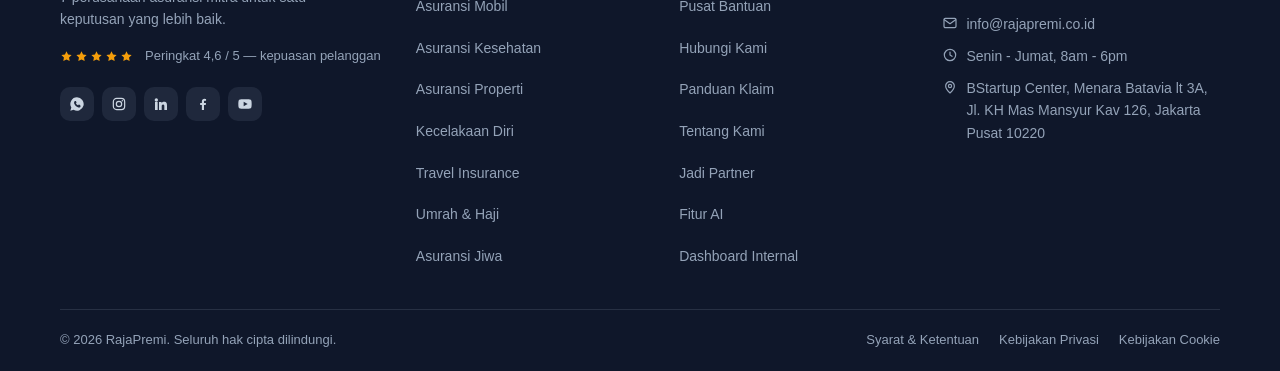
<file: bantuan.html>
<!DOCTYPE html>
<html lang="id">
<head>
<meta charset="utf-8">
<meta name="viewport" content="width=device-width, initial-scale=1">
<title>Pusat Bantuan RajaPremi — panduan, klaim, dan kontak</title>
<meta name="description" content="Pusat Bantuan RajaPremi: panduan langkah demi langkah untuk beli polis, bayar premi, perpanjang, dan perbarui data. Plus jalur klaim, jam layanan, dan formulir Hubungi Kami.">
<meta name="theme-color" content="#4338ca">
<link rel="canonical" href="https://pljkt.github.io/rajapremi-modern/bantuan.html">
<meta property="og:type" content="website">
<meta property="og:title" content="Pusat Bantuan RajaPremi — Your Way, We Protect">
<meta property="og:description" content="Panduan beli polis, bayar premi, perpanjang, dan klaim — lalu hubungi tim layanan lewat satu formulir.">
<link rel="icon" href="assets/img/brand/favicon.ico" sizes="any">
<link rel="icon" type="image/png" sizes="32x32" href="assets/img/brand/favicon-32x32.png">
<link rel="apple-touch-icon" href="assets/img/brand/apple-touch-icon.png">
<link rel="stylesheet" href="assets/css/tokens.css">
<link rel="stylesheet" href="assets/css/base.css">
<link rel="stylesheet" href="assets/css/components.css">
<link rel="stylesheet" href="assets/css/product.css">
<script type="application/ld+json">
{"@context":"https://schema.org","@type":"ContactPage","name":"Pusat Bantuan RajaPremi","url":"https://pljkt.github.io/rajapremi-modern/bantuan.html","description":"Panduan penggunaan RajaPremi, jalur klaim, dan kanal kontak tim layanan."}
</script>
<style>
  /* Khusus halaman Bantuan: jarak daftar panduan, kartu langkah, dan daftar kontak. */
  .hub-guides {display: flex; flex-direction: column; gap: var(--s-6);}
  .hub-step-body {display: flex; flex-direction: column; gap: var(--s-1); min-width: 0;}
  .hub-step-body p {margin: 0; color: var(--text-muted); font-size: var(--fs-sm);}
  .hub-contacts {display: flex; flex-direction: column; gap: var(--s-5);}
  .hub-contacts .kv strong {font-size: var(--fs-md);}
  .hub-form-grid {display: grid; grid-template-columns: repeat(2, minmax(0,1fr)); gap: var(--s-4);}
  @media (max-width: 640px) {.hub-form-grid {grid-template-columns: 1fr;}}
</style>
</head>
<body>
<a class="skip-link" href="#main">Lompat ke konten utama</a>

<div id="site-header"></div>

<main id="main">

  <!-- ============ 1. Kepala halaman ============ -->
  <section class="page-head">
    <div class="container">
      <nav class="breadcrumb" aria-label="Remah roti">
        <a href="index.html">Beranda</a>
        <span>/</span>
        <span>Bantuan</span>
      </nav>
      <span class="eyebrow"><span class="dot"></span> Pusat Bantuan</span>
      <h1>Cara pakai RajaPremi, dari awal sampai klaim</h1>
      <p>Panduan langkah demi langkah untuk hal yang paling sering dibutuhkan: membeli polis, membayar premi, memperpanjang, dan memperbarui data. Kalau masih tersangkut, satu formulir di bawah sudah cukup.</p>
      <div class="row" style="gap:var(--s-3);flex-wrap:wrap;margin-top:var(--s-5)">
        <a class="btn btn-primary" href="#hubungi">Hubungi tim layanan</a>
        <a class="btn btn-secondary" href="#panduan">Lihat panduan</a>
        <a class="btn btn-ghost" href="faq.html">Buka FAQ</a>
      </div>
    </div>
  </section>

  <!-- ============ 2. Mulai dari sini ============ -->
  <section class="section section-sm">
    <div class="container">
      <div class="grid-3">

        <div class="card">
          <div class="card-head">
            <span data-ico="search" style="width:22px;height:22px;color:var(--primary)"></span>
            <span class="badge badge-primary">Ringkas</span>
          </div>
          <h3>Beli polis baru</h3>
          <p class="muted">Masukkan data kendaraan atau diri Anda, bandingkan penawaran dari 7 mitra, lalu bayar. Polis digital terbit ke email.</p>
          <a class="btn btn-secondary btn-block" href="index.html">Mulai bandingkan</a>
        </div>

        <div class="card">
          <div class="card-head">
            <span data-ico="scale" style="width:22px;height:22px;color:var(--primary)"></span>
            <span class="badge badge-info">7 mitra</span>
          </div>
          <h3>Bandingkan produk</h3>
          <p class="muted">Lihat premi, batas jaminan, dan risiko tiap produk bersebelahan sebelum memutuskan.</p>
          <a class="btn btn-secondary btn-block" href="bandingkan.html">Buka perbandingan</a>
        </div>

        <div class="card">
          <div class="card-head">
            <span data-ico="spark" style="width:22px;height:22px;color:var(--primary)"></span>
            <span class="badge badge-gold">RajaAI</span>
          </div>
          <h3>Tanya RajaAI</h3>
          <p class="muted">Pertanyaan lanjutan soal isi polis, istilah asuransi, atau produk mana yang pas — dijawab langsung.</p>
          <a class="btn btn-secondary btn-block" href="ai.html">Tanya sekarang</a>
        </div>

      </div>

      <div class="alert alert-info" style="margin-top:var(--s-6)">
        <span data-ico="clock"></span>
        <div><strong>Butuh sekarang?</strong> Jam layanan <span id="hubHoursTop">Senin–Jumat 08.30–17.30 WIB</span>. Untuk klaim darurat (kecelakaan, kendaraan hilang), pesan WhatsApp tetap kami pantau di luar jam tersebut.</div>
      </div>
    </div>
  </section>

  <!-- ============ 3. Panduan langkah demi langkah ============ -->
  <section class="section section-sm surface" id="panduan">
    <div class="container container-narrow">
      <div class="section-head">
        <div>
          <span class="eyebrow">Panduan</span>
          <h2>Langkah demi langkah</h2>
          <p class="muted">Pilih panduan yang Anda butuhkan. Setiap langkah bisa dikerjakan dari ponsel.</p>
        </div>
        <span class="badge badge-info">4 panduan</span>
      </div>

      <div class="tabs" data-tabs="bantuan" role="tablist" aria-label="Panduan penggunaan">
        <button class="tab" role="tab" data-tab="beli" aria-selected="true" id="tab-beli" aria-controls="panel-beli">Beli polis</button>
        <button class="tab" role="tab" data-tab="bayar" aria-selected="false" id="tab-bayar" aria-controls="panel-bayar">Bayar premi</button>
        <button class="tab" role="tab" data-tab="perpanjang" aria-selected="false" id="tab-perpanjang" aria-controls="panel-perpanjang">Perpanjang</button>
        <button class="tab" role="tab" data-tab="data" aria-selected="false" id="tab-data" aria-controls="panel-data">Perbarui data</button>
      </div>

      <!-- Panel: beli polis -->
      <div class="tab-panel" id="panel-beli" role="tabpanel" aria-labelledby="tab-beli" data-tab-panel="bantuan" data-tab="beli">
        <div class="hub-guides">
          <div class="step-card">
            <span class="step-num">1</span>
            <div class="hub-step-body">
              <h4>Isi data yang dibutuhkan</h4>
              <p>Untuk kendaraan: merek, model, tahun, kode plat, dan nilai kendaraan. Untuk kesehatan atau jiwa: tanggal lahir, jenis kelamin, dan status merokok. Data ini menentukan harga, jadi isi apa adanya.</p>
            </div>
          </div>
          <div class="step-card">
            <span class="step-num">2</span>
            <div class="hub-step-body">
              <h4>Bandingkan penawaran</h4>
              <p>Anda akan melihat beberapa penawaran sekaligus: premi per tahun, batas jaminan, dan apakah ada biaya tambahan. Gunakan tombol bandingkan bila ingin melihat dua produk berdampingan.</p>
            </div>
          </div>
          <div class="step-card">
            <span class="step-num">3</span>
            <div class="hub-step-body">
              <h4>Pilih dan bayar</h4>
              <p>Setelah memilih produk, lakukan pembayaran lewat virtual account, transfer bank, kartu kredit, atau e-wallet. Jangan tutup halaman sebelum pembayaran terkonfirmasi.</p>
            </div>
          </div>
          <div class="step-card">
            <span class="step-num">4</span>
            <div class="hub-step-body">
              <h4>Terima polis digital</h4>
              <p>Polis (e-policy) dikirim ke email dalam 5–15 menit untuk produk kendaraan, kecelakaan diri, dan travel. Produk kesehatan dan jiwa butuh verifikasi 1–2 hari kerja.</p>
            </div>
          </div>
        </div>
        <div class="alert alert-info">
          <span data-ico="info"></span>
          <div>Simpan nomor polis Anda. Nomor itu yang dipakai untuk mengajukan klaim dan memperpanjang.</div>
        </div>
      </div>

      <!-- Panel: bayar premi -->
      <div class="tab-panel" id="panel-bayar" role="tabpanel" aria-labelledby="tab-bayar" data-tab-panel="bantuan" data-tab="bayar" hidden>
        <div class="hub-guides">
          <div class="step-card">
            <span class="step-num">1</span>
            <div class="hub-step-body">
              <h4>Buka tagihan Anda</h4>
              <p>Tagihan aktif muncul di halaman produk atau di email konfirmasi pemesanan. Nomor virtual account dan batas waktunya tertulis di sana.</p>
            </div>
          </div>
          <div class="step-card">
            <span class="step-num">2</span>
            <div class="hub-step-body">
              <h4>Pilih metode pembayaran</h4>
              <p>Virtual account (BCA, Mandiri, BNI, BRI, Permata), transfer bank, kartu kredit, atau GoPay/OVO untuk premi di bawah Rp 10 juta.</p>
            </div>
          </div>
          <div class="step-card">
            <span class="step-num">3</span>
            <div class="hub-step-body">
              <h4>Bayar sesuai nominal tepat</h4>
              <p>Bayar dengan nominal persis seperti di tagihan, termasuk tiga angka terakhir yang membedakan pesanan Anda. Nominal berbeda membuat pembayaran tidak terdeteksi otomatis.</p>
            </div>
          </div>
          <div class="step-card">
            <span class="step-num">4</span>
            <div class="hub-step-body">
              <h4>Simpan bukti bayar</h4>
              <p>Status berubah menjadi Lunas dan polis aktif. Bila lebih dari 1x24 jam status masih Menunggu pembayaran, hubungi kami dan sertakan bukti transfer.</p>
            </div>
          </div>
        </div>
      </div>

      <!-- Panel: perpanjang polis -->
      <div class="tab-panel" id="panel-perpanjang" role="tabpanel" aria-labelledby="tab-perpanjang" data-tab-panel="bantuan" data-tab="perpanjang" hidden>
        <div class="hub-guides">
          <div class="step-card">
            <span class="step-num">1</span>
            <div class="hub-step-body">
              <h4>Perhatikan tanggal berakhir</h4>
              <p>Pengingat dikirim ke email dan WhatsApp sekitar 30 hari sebelum polis berakhir. Untuk kendaraan, perpanjangan setelah masa tenggang membuat premi menyesuaikan harga kendaraan saat itu.</p>
            </div>
          </div>
          <div class="step-card">
            <span class="step-num">2</span>
            <div class="hub-step-body">
              <h4>Tinjau perubahan nilai</h4>
              <p>Cek apakah nilai kendaraan, alamat, atau kebutuhan jaminan Anda berubah. Perubahan ini memengaruhi premi perpanjangan.</p>
            </div>
          </div>
          <div class="step-card">
            <span class="step-num">3</span>
            <div class="hub-step-body">
              <h4>Bayar sebelum masa tenggang habis</h4>
              <p>Jika tidak ada perubahan data, perpanjangan cukup dengan membayar tagihan yang dikirim. Polis baru langsung aktif untuk periode berikutnya.</p>
            </div>
          </div>
        </div>
        <div class="alert alert-warn">
          <span data-ico="warn"></span>
          <div>Masa tenggang 30 hari. Kendaraan tanpa perlindungan aktif berarti seluruh kerusakan ditanggung sendiri.</div>
        </div>
      </div>

      <!-- Panel: perbarui data -->
      <div class="tab-panel" id="panel-data" role="tabpanel" aria-labelledby="tab-data" data-tab-panel="bantuan" data-tab="data" hidden>
        <div class="hub-guides">
          <div class="step-card">
            <span class="step-num">1</span>
            <div class="hub-step-body">
              <h4>Data yang perlu diperbarui</h4>
              <p>Nomor WhatsApp aktif, email, alamat pemegang polis, dan rekening pengembalian dana bila sudah berubah sejak polis diterbitkan.</p>
            </div>
          </div>
          <div class="step-card">
            <span class="step-num">2</span>
            <div class="hub-step-body">
              <h4>Kirim permintaan</h4>
              <p>Gunakan formulir Hubungi Kami dengan topik Perubahan data polis, atau email ke info@rajapremi.co.id. Sertakan nomor polis dan data baru Anda.</p>
            </div>
          </div>
          <div class="step-card">
            <span class="step-num">3</span>
            <div class="hub-step-body">
              <h4>Konfirmasi perubahan</h4>
              <p>Kami kirim konfirmasi tertulis maksimal 1 hari kerja. Perubahan alamat pemegang polis dapat memengaruhi tarif premi pada perpanjangan berikutnya.</p>
            </div>
          </div>
        </div>
      </div>

      <p class="form-foot">Panduan ini untuk alur RajaPremi. Ketentuan setiap perusahaan asuransi mitra tetap berlaku dan tercantum di polis Anda.</p>
    </div>
  </section>

  <!-- ============ 4. Penunjuk klaim ============ -->
  <section class="section section-sm" id="klaim">
    <div class="container container-narrow">
      <div class="card card-pad-lg">
        <div class="card-head">
          <div>
            <span class="eyebrow">Klaim</span>
            <h2>Kalau sudah terjadi musibah</h2>
          </div>
          <span class="badge badge-warn">Bantuan WhatsApp</span>
        </div>
        <p>Klaim bisa diajukan sendiri lewat menu Klaim: pilih polis, unggah foto kerusakan dan dokumen pendukung, lalu pantau status setiap tahap. Untuk kejadian besar, lapor lebih cepat lebih baik.</p>

        <div class="hub-guides" style="margin-top:var(--s-6)">
          <div class="step-card">
            <span class="step-num">1</span>
            <div class="hub-step-body"><h4>Amankan lokasi, lalu ambil bukti</h4><p>Foto semua sisi kerusakan, termasuk plat nomor dan posisi kendaraan. Untuk kehilangan, siapkan surat keterangan kehilangan dari kepolisian.</p></div>
          </div>
          <div class="step-card">
            <span class="step-num">2</span>
            <div class="hub-step-body"><h4>Laporkan sesuai ketentuan polis</h4><p>Buka menu Klaim dan unggah bukti. Anda menerima nomor klaim untuk memantau prosesnya.</p></div>
          </div>
          <div class="step-card">
            <span class="step-num">3</span>
            <div class="hub-step-body"><h4>Verifikasi dan penyelesaian</h4><p>Survey bisa dilakukan lewat foto atau kunjungan fisik, tergantung nilai klaim. Setelah disetujui, dana masuk ke rekening yang Anda daftarkan.</p></div>
          </div>
        </div>

        <div class="row" style="gap:var(--s-3);flex-wrap:wrap;margin-top:var(--s-6)">
          <a class="btn btn-primary" href="klaim.html">Panduan klaim lengkap</a>
          <a class="btn btn-secondary" href="#hubungi">Laporkan lewat formulir</a>
        </div>

        <div class="alert alert-warn" style="margin-top:var(--s-6)">
          <span data-ico="phone"></span>
          <div><strong>Klaim darurat?</strong> Telepon <a href="tel:+62215790494">(021) 5790 494</a> atau WhatsApp <a href="https://wa.me/6285290003471" target="_blank" rel="noopener">(+62) 0852 9000 3471</a> dan sebutkan nomor polis Anda.</div>
        </div>
      </div>
    </div>
  </section>

  <!-- ============ 5. Hubungi kami (form) ============ -->
  <section class="section section-sm surface" id="hubungi">
    <div class="container">
      <div class="grid-2" style="gap:var(--s-8)">

        <!-- Kolom kiri: kanal kontak -->
        <div>
          <span class="eyebrow"><span class="dot"></span> Hubungi Kami</span>
          <h2>Satu formulir, tim yang tepat</h2>
          <p class="muted">Tulis pertanyaan atau kendala Anda. Kami balas maksimal 1 hari kerja; untuk klaim berjalan, biasanya lebih cepat.</p>

          <div class="hub-contacts" style="margin-top:var(--s-6)">
            <div class="kv">
              <span class="hint">WhatsApp</span>
              <strong><a href="https://wa.me/6285290003471" target="_blank" rel="noopener">(+62) 0852 9000 3471</a></strong>
            </div>
            <div class="kv">
              <span class="hint">Telepon</span>
              <strong><a href="tel:+62215790494">(021) 5790 494</a></strong>
            </div>
            <div class="kv">
              <span class="hint">Email</span>
              <strong><a href="mailto:info@rajapremi.co.id">info@rajapremi.co.id</a></strong>
            </div>
            <div class="kv">
              <span class="hint">Jam layanan</span>
              <strong id="hubHours">Senin - Jumat, 8am - 6pm</strong>
            </div>
            <div class="kv">
              <span class="hint">Kantor</span>
              <strong>BStartup Center, Menara Batavia lt 3A, Jl. KH Mas Mansyur Kav 126, Jakarta Pusat 10220</strong>
            </div>
            <div class="kv">
              <span class="hint">Rata-rata kepuasan nasabah</span>
              <strong>Peringkat 4,6 / 5 kepuasan pelanggan</strong>
            </div>
          </div>

          <div class="alert alert-info" style="margin-top:var(--s-6)">
            <span data-ico="info"></span>
            <div>Untuk klaim darurat di luar jam layanan, gunakan WhatsApp — pesan tetap kami pantau. Sebutkan nomor polis agar bisa langsung ditangani.</div>
          </div>
        </div>

        <!-- Kolom kanan: formulir -->
        <div class="card card-pad-lg">
          <h3>Kirim permintaan</h3>
          <p class="muted">Kolom bertanda <span class="hint">*</span> wajib diisi.</p>

          <div class="alert alert-success hidden" id="hubungiOk" role="status">
            <span data-ico="check"></span>
            <div id="hubungiOkText">Permintaan Anda siap dikirim. Lanjutkan lewat WhatsApp agar langsung masuk ke tim layanan.</div>
          </div>

          <div class="alert alert-warn hidden" id="hubungiErr" role="alert">
            <span data-ico="warn"></span>
            <div id="hubungiErrText">Ada kolom yang belum lengkap.</div>
          </div>

          <form id="hubungiForm" novalidate>
            <div class="stack" style="gap:var(--s-4)">

              <div class="field">
                <label class="field-label" for="hbNama">Nama lengkap <span class="hint">*</span></label>
                <input class="input" id="hbNama" name="nama" type="text" autocomplete="name" required placeholder="Contoh: Budi Santoso">
              </div>

              <div class="hub-form-grid">
                <div class="field">
                  <label class="field-label" for="hbEmail">Email <span class="hint">*</span></label>
                  <input class="input" id="hbEmail" name="email" type="email" autocomplete="email" required placeholder="nama@email.com">
                </div>
                <div class="field">
                  <label class="field-label" for="hbWa">Nomor WhatsApp <span class="hint">*</span></label>
                  <input class="input" id="hbWa" name="whatsapp" type="tel" autocomplete="tel" required placeholder="08xxxxxxxxxx">
                </div>
              </div>

              <div class="hub-form-grid">
                <div class="field">
                  <label class="field-label" for="hbTopik">Topik <span class="hint">*</span></label>
                  <select class="select" id="hbTopik" name="topik" required>
                    <option value="">Pilih topik…</option>
                    <option>Pembelian polis baru</option>
                    <option>Pembayaran &amp; tagihan</option>
                    <option>Klaim</option>
                    <option>Perpanjangan polis</option>
                    <option>Pembatalan / refund polis</option>
                    <option>Perubahan data polis</option>
                    <option>Lainnya</option>
                  </select>
                </div>
                <div class="field">
                  <label class="field-label" for="hbPolis">Nomor polis <span class="hint">bila ada</span></label>
                  <input class="input" id="hbPolis" name="polis" type="text" placeholder="RP-2026-XXXXXX">
                </div>
              </div>

              <div class="field">
                <label class="field-label" for="hbPesan">Pesan <span class="hint">*</span></label>
                <textarea class="textarea" id="hbPesan" name="pesan" rows="5" required placeholder="Jelaskan pertanyaan atau kendala Anda. Sertakan tanggal dan jam bila menyangkut transaksi."></textarea>
                <span class="hint">Minimal 20 karakter. Jangan tulis nomor kartu, PIN, atau kata sandi di kolom ini.</span>
              </div>

              <label class="checkline" for="hbSetuju">
                <input type="checkbox" id="hbSetuju" name="setuju" required>
                <span>Saya setuju dihubungi lewat email atau WhatsApp untuk menindaklanjuti permintaan ini.</span>
              </label>

              <button class="btn btn-primary btn-block" type="submit" id="hbSubmit">Kirim permintaan</button>
              <p class="form-foot">Data Anda dipakai hanya untuk menangani permintaan ini. Lihat Kebijakan Privasi untuk rinciannya.</p>

            </div>
          </form>
        </div>

      </div>
    </div>
  </section>

  <!-- ============ 6. Masih butuh bantuan ============ -->
  <section class="section section-sm">
    <div class="container container-narrow">
      <div class="card card-pad-lg text-center">
        <h2>Jawabannya mungkin sudah ada</h2>
        <p class="muted" style="max-width:58ch;margin:var(--s-3) auto var(--s-6)">Delapan pertanyaan tersering soal polis, premi, klaim, dan keamanan data sudah dirangkum dan bisa dicari per kategori.</p>
        <div class="row" style="gap:var(--s-3);justify-content:center;flex-wrap:wrap">
          <a class="btn btn-primary" href="faq.html">Buka FAQ</a>
          <a class="btn btn-secondary" href="ai.html">Tanya RajaAI</a>
        </div>
      </div>
    </div>
  </section>

</main>

<div id="site-footer"></div>

<script src="assets/js/data.js"></script>
<script src="assets/js/app.js"></script>
<script src="assets/js/quote.js"></script>
<script src="assets/js/ai.js"></script>
<script>
(function () {
  var D = window.RPData, RP = window.RP, C = D.CONFIG;

  document.querySelectorAll('[data-ico]').forEach(function (el) {
    el.innerHTML = D.ICONS[el.getAttribute('data-ico')] || '';
  });

  // Aktifkan tab panduan (pola app.js: container [data-tabs] + panel [data-tab-panel]).
  if (RP && RP.initTabs) RP.initTabs();

  var WA = C.waNumber;

  // Isi jam layanan dari data bila elemennya ada (data.js adalah sumber tunggal).
  var hoursEl = document.getElementById('hubHours');
  var hoursTop = document.getElementById('hubHoursTop');
  if (C.hours) [hoursEl, hoursTop].forEach(function (el) { if (el) el.textContent = C.hours; });

  // Topik bisa dipilih lebih dulu lewat tautan, misal bantuan.html?topik=klaim#hubungi
  var select = document.getElementById('hbTopik');
  var map = { beli: 'Pembelian polis baru', bayar: 'Pembayaran & tagihan', klaim: 'Klaim', perpanjang: 'Perpanjangan polis', refund: 'Pembatalan / refund polis', data: 'Perubahan data polis' };
  var want = (RP && RP.param) ? RP.param('topik') : '';
  if (select && want && map[want]) select.value = map[want];

  var form = document.getElementById('hubungiForm');
  if (!form) return;
  var okBox = document.getElementById('hubungiOk');
  var okText = document.getElementById('hubungiOkText');
  var errBox = document.getElementById('hubungiErr');
  var errText = document.getElementById('hubungiErrText');

  function fail(msg, el) {
    if (errText) errText.textContent = msg;
    if (errBox) errBox.classList.remove('hidden');
    if (okBox) okBox.classList.add('hidden');
    if (el) { el.focus(); el.setAttribute('aria-invalid', 'true'); }
    if (RP && RP.toast) RP.toast(msg, 'warn');
  }

  function clearMarks() {
    form.querySelectorAll('[aria-invalid]').forEach(function (n) { n.removeAttribute('aria-invalid'); });
    if (errBox) errBox.classList.add('hidden');
  }

  form.addEventListener('submit', function (e) {
    e.preventDefault();
    clearMarks();

    var nama = document.getElementById('hbNama');
    var email = document.getElementById('hbEmail');
    var wa = document.getElementById('hbWa');
    var pesan = document.getElementById('hbPesan');
    var setuju = document.getElementById('hbSetuju');

    if (!nama.value.trim()) return fail('Nama lengkap belum diisi.', nama);
    if (!/^[^\s@]+@[^\s@]+\.[^\s@]+$/.test(email.value.trim())) return fail('Alamat email belum valid.', email);
    if (wa.value.replace(/\D/g, '').length < 9) return fail('Nomor WhatsApp belum valid.', wa);
    if (!select.value) return fail('Pilih topik permintaan Anda.', select);
    if (pesan.value.trim().length < 20) return fail('Ceritakan sedikit lebih lengkap (minimal 20 karakter).', pesan);
    if (!setuju.checked) return fail('Centang persetujuan agar kami bisa menindaklanjuti.', setuju);

    var lines = [
      'Halo RajaPremi, saya ' + nama.value.trim() + '.',
      'Topik: ' + select.value,
      document.getElementById('hbPolis').value.trim() ? 'Nomor polis: ' + document.getElementById('hbPolis').value.trim() : '',
      'Email: ' + email.value.trim(),
      '',
      pesan.value.trim()
    ].filter(Boolean);
    var text = lines.join('\n');
    var url = 'https://wa.me/' + WA + '?text=' + encodeURIComponent(text);

    var win = window.open(url, '_blank', 'noopener');
    if (okBox) {
      if (okText) {
        okText.textContent = win
          ? 'Permintaan Anda dibuka di WhatsApp. Kirim pesannya agar masuk ke tim layanan — percakapan ini yang kami tindak lanjuti.'
          : 'Permintaan Anda sudah disusun. Izinkan pop-up atau klik tautan WhatsApp di samping untuk mengirimkannya.';
      }
      okBox.classList.remove('hidden');
      okBox.scrollIntoView({ behavior: 'smooth', block: 'center' });
    }
    if (RP && RP.toast) RP.toast('Permintaan siap dikirim lewat WhatsApp', 'success');

    if (!win) {
      var a = document.createElement('a');
      a.href = url;
      a.target = '_blank';
      a.rel = 'noopener';
      a.className = 'btn btn-secondary btn-block';
      a.style.marginTop = 'var(--s-3)';
      a.textContent = 'Buka WhatsApp dengan pesan ini';
      if (okBox) okBox.appendChild(a);
    }

    form.reset();
    if (select && want && map[want]) select.value = map[want];
  });

  // Sorot kolom yang belum lengkap saat pengguna mengetik ulang.
  form.addEventListener('input', function (e) {
    if (e.target && e.target.removeAttribute) e.target.removeAttribute('aria-invalid');
  });
})();
</script>
</body>
</html>
</file>
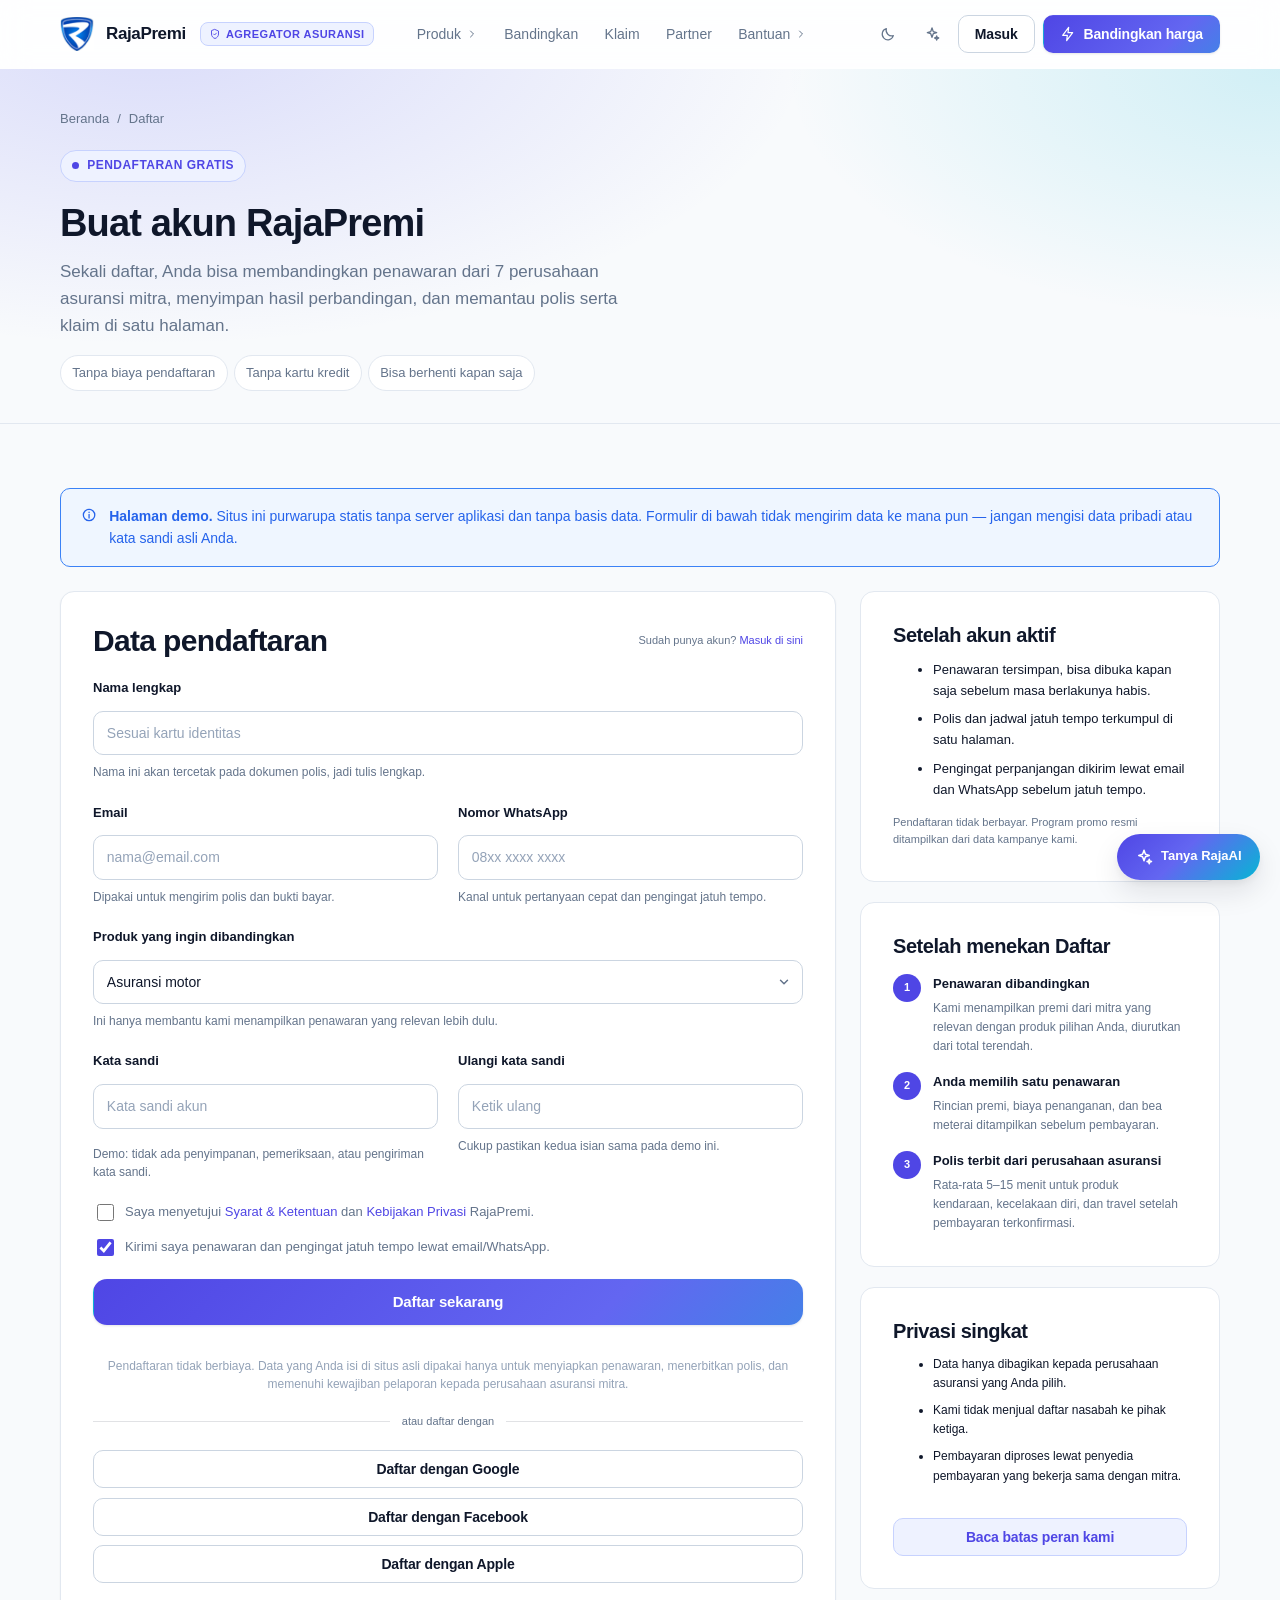
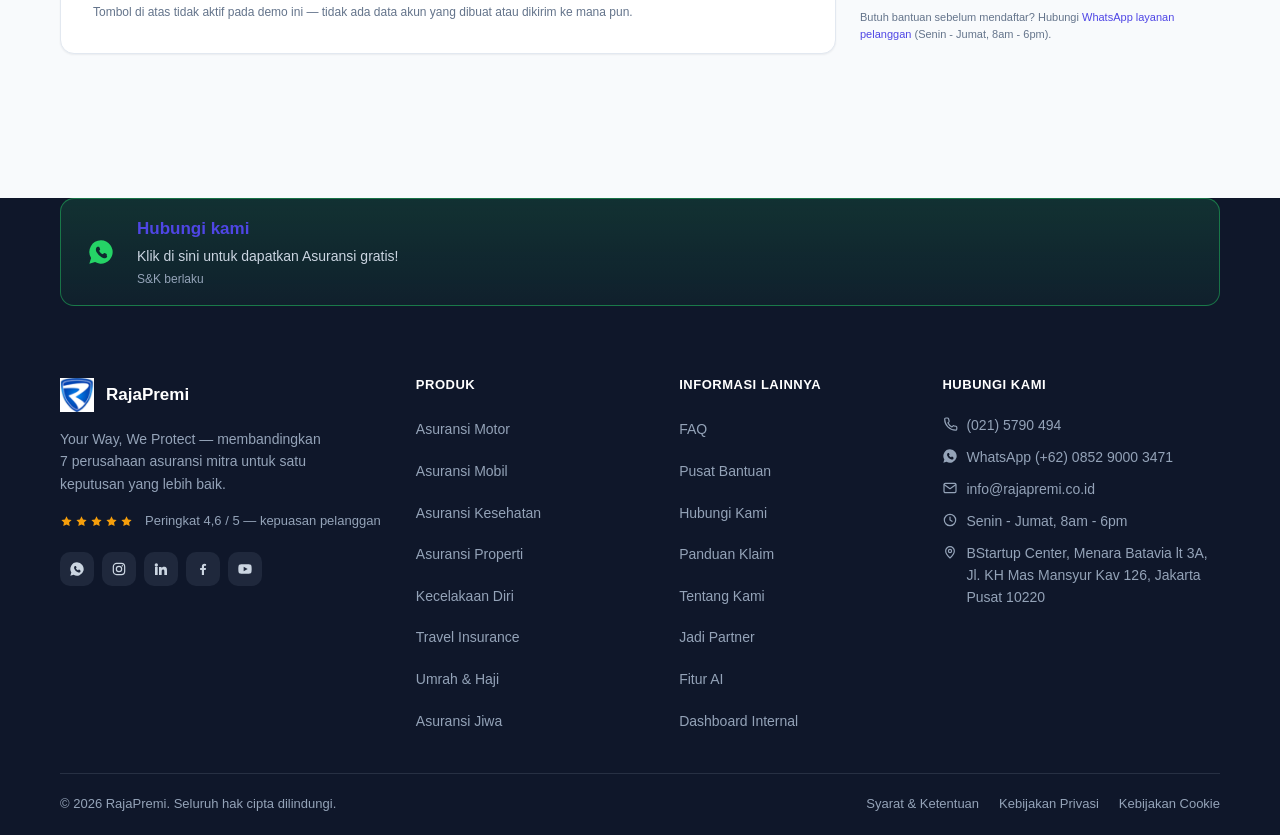
<file: daftar.html>
<!DOCTYPE html>
<html lang="id">
<head>
<meta charset="utf-8">
<meta name="viewport" content="width=device-width, initial-scale=1">
<title>Daftar Akun — RajaPremi | Gratis, tanpa biaya pendaftaran</title>
<meta name="description" content="Buat akun RajaPremi untuk membandingkan premi dari 7 perusahaan asuransi mitra, menyimpan penawaran, dan memantau polis serta klaim. Pendaftaran gratis, tanpa biaya.">
<meta name="theme-color" content="#4338ca">
<link rel="canonical" href="https://pljkt.github.io/rajapremi-modern/daftar.html">
<meta name="robots" content="noindex, follow">
<meta property="og:type" content="website">
<meta property="og:title" content="Daftar Akun — RajaPremi">
<meta property="og:description" content="Pendaftaran gratis untuk membandingkan premi asuransi dari 7 mitra dan memantau polis Anda.">
<link rel="icon" href="assets/img/brand/favicon.ico" sizes="any">
<link rel="icon" type="image/png" sizes="32x32" href="assets/img/brand/favicon-32x32.png">
<link rel="apple-touch-icon" href="assets/img/brand/apple-touch-icon.png">
<link rel="stylesheet" href="assets/css/tokens.css">
<link rel="stylesheet" href="assets/css/base.css">
<link rel="stylesheet" href="assets/css/components.css">
<link rel="stylesheet" href="assets/css/product.css">
<script type="application/ld+json">
{"@context":"https://schema.org","@type":"WebPage","name":"Daftar Akun RajaPremi","url":"https://pljkt.github.io/rajapremi-modern/daftar.html","description":"Halaman pendaftaran akun RajaPremi (demo statis tanpa backend).","isPartOf":{"@type":"WebSite","name":"RajaPremi","url":"https://pljkt.github.io/rajapremi-modern/"}}
</script>
<style>
  /* Khusus halaman Daftar: dua kolom (formulir + penjelasan alur). */
  .reg-grid {display: grid; grid-template-columns: minmax(0,1fr) 360px; gap: var(--s-6); align-items: start;}
  .reg-aside {display: flex; flex-direction: column; gap: var(--s-5);}
  .reg-steps {list-style: none; margin: var(--s-4) 0 0; padding: 0; display: flex; flex-direction: column; gap: var(--s-4);}
  .reg-steps li {display: grid; grid-template-columns: 1.75rem minmax(0,1fr); gap: var(--s-3); align-items: start;}
  .reg-num {display: inline-flex; align-items: center; justify-content: center; width: 1.75rem; height: 1.75rem; border-radius: 50%; background: var(--primary); color: #fff; font-size: var(--fs-2xs); font-weight: 700;}
  .reg-steps strong {font-size: var(--fs-sm); display: block;}
  .reg-steps p {margin: var(--s-1) 0 0; color: var(--text-muted); font-size: var(--fs-xs);}
  .reg-sep {display: flex; align-items: center; gap: var(--s-3); margin: var(--s-5) 0; color: var(--text-muted); font-size: var(--fs-2xs);}
  .reg-sep::before, .reg-sep::after {content: ""; height: 1px; background: rgba(15,23,42,.12); flex: 1;}
  .reg-note {font-size: var(--fs-2xs); color: var(--text-muted);}
  .reg-grid .field-label {display: block; margin-bottom: var(--s-1);}
  .reg-two {display: grid; grid-template-columns: repeat(2, minmax(0,1fr)); gap: var(--s-5);}
  @media (max-width: 900px) {.reg-grid {grid-template-columns: 1fr;}}
  @media (max-width: 560px) {.reg-two {grid-template-columns: 1fr;}}
</style>
</head>
<body>
<a class="skip-link" href="#main">Lompat ke konten utama</a>

<div id="site-header"></div>

<main id="main">

  <!-- ============ Kepala halaman ============ -->
  <section class="page-head">
    <div class="container">
      <nav class="breadcrumb" aria-label="Remah roti">
        <a href="index.html">Beranda</a>
        <span>/</span>
        <span>Daftar</span>
      </nav>
      <span class="eyebrow"><span class="dot"></span> Pendaftaran gratis</span>
      <h1>Buat akun RajaPremi</h1>
      <p>
        Sekali daftar, Anda bisa membandingkan penawaran dari 7 perusahaan asuransi mitra, menyimpan hasil
        perbandingan, dan memantau polis serta klaim di satu halaman.
      </p>
      <div class="chips" style="margin-top:var(--s-4)">
        <span class="chip">Tanpa biaya pendaftaran</span>
        <span class="chip">Tanpa kartu kredit</span>
        <span class="chip">Bisa berhenti kapan saja</span>
      </div>
    </div>
  </section>

  <section class="section" id="form-daftar">
    <div class="container">
      <div class="alert alert-info" id="demoNotice" role="note" style="margin-bottom:var(--s-6)">
        <span data-ico="info" aria-hidden="true"></span>
        <div>
          <strong>Halaman demo.</strong> Situs ini purwarupa statis tanpa server aplikasi dan tanpa basis data.
          Formulir di bawah tidak mengirim data ke mana pun — jangan mengisi data pribadi atau kata sandi asli Anda.
        </div>
      </div>

      <div class="reg-grid">
        <div class="card card-pad-lg">
          <div class="row" style="align-items:center;justify-content:space-between;gap:.6rem;flex-wrap:wrap">
            <h2 style="margin:0">Data pendaftaran</h2>
            <span class="reg-note">Sudah punya akun? <a href="masuk.html">Masuk di sini</a></span>
          </div>

          <form id="daftarForm" novalidate style="margin-top:var(--s-5)">
            <div class="stack" style="gap:var(--s-5)">
              <div class="field">
                <label class="field-label" for="dfNama">Nama lengkap</label>
                <input class="input" type="text" id="dfNama" name="nama" autocomplete="off"
                       placeholder="Sesuai kartu identitas" aria-describedby="dfNamaHint">
                <p class="field-hint" id="dfNamaHint">Nama ini akan tercetak pada dokumen polis, jadi tulis lengkap.</p>
              </div>

              <div class="reg-two">
                <div class="field">
                  <label class="field-label" for="dfEmail">Email</label>
                  <input class="input" type="email" id="dfEmail" name="email" autocomplete="off" placeholder="nama@email.com">
                  <p class="field-hint" id="dfEmailHint">Dipakai untuk mengirim polis dan bukti bayar.</p>
                </div>
                <div class="field">
                  <label class="field-label" for="dfWa">Nomor WhatsApp</label>
                  <input class="input" type="tel" id="dfWa" name="whatsapp" autocomplete="off" placeholder="08xx xxxx xxxx">
                  <p class="field-hint" id="dfWaHint">Kanal untuk pertanyaan cepat dan pengingat jatuh tempo.</p>
                </div>
              </div>

              <div class="field">
                <label class="field-label" for="dfProduk">Produk yang ingin dibandingkan</label>
                <select class="select" id="dfProduk" name="produk">
                  <option value="motor">Asuransi motor</option>
                  <option value="mobil">Asuransi mobil</option>
                  <option value="kesehatan">Asuransi kesehatan</option>
                  <option value="properti">Asuransi properti</option>
                  <option value="kecelakaan">Kecelakaan diri</option>
                  <option value="travel">Travel insurance</option>
                  <option value="umrah">Umrah &amp; Haji</option>
                  <option value="jiwa">Asuransi jiwa</option>
                  <option value="lainnya">Belum tahu, ingin dibantu</option>
                </select>
                <p class="field-hint">Ini hanya membantu kami menampilkan penawaran yang relevan lebih dulu.</p>
              </div>

              <div class="reg-two">
                <div class="field">
                  <label class="field-label" for="dfSandi">Kata sandi</label>
                  <input class="input" type="password" id="dfSandi" name="password" autocomplete="off" placeholder="Kata sandi akun">
                  <p class="field-note">Demo: tidak ada penyimpanan, pemeriksaan, atau pengiriman kata sandi.</p>
                </div>
                <div class="field">
                  <label class="field-label" for="dfSandi2">Ulangi kata sandi</label>
                  <input class="input" type="password" id="dfSandi2" name="password2" autocomplete="off" placeholder="Ketik ulang">
                  <p class="field-hint" id="dfSandiHint">Cukup pastikan kedua isian sama pada demo ini.</p>
                </div>
              </div>

              <div class="stack" style="gap:var(--s-3)">
                <label class="checkline">
                  <input type="checkbox" id="dfSetuju" name="setuju">
                  <span>Saya menyetujui <a href="bantuan.html">Syarat &amp; Ketentuan</a> dan <a href="bantuan.html#privasi">Kebijakan Privasi</a> RajaPremi.</span>
                </label>
                <label class="checkline">
                  <input type="checkbox" id="dfPromo" name="promo" checked>
                  <span>Kirimi saya penawaran dan pengingat jatuh tempo lewat email/WhatsApp.</span>
                </label>
              </div>

              <button type="submit" class="btn btn-primary btn-block btn-lg" id="daftarSubmit">Daftar sekarang</button>
              <p class="form-foot field-note">
                Pendaftaran tidak berbiaya. Data yang Anda isi di situs asli dipakai hanya untuk menyiapkan penawaran,
                menerbitkan polis, dan memenuhi kewajiban pelaporan kepada perusahaan asuransi mitra.
              </p>
            </div>
          </form>

          <div class="reg-sep">atau daftar dengan</div>

          <div class="stack" style="gap:.6rem">
            <button type="button" class="btn btn-secondary btn-block" data-sosial="Google">Daftar dengan Google</button>
            <button type="button" class="btn btn-secondary btn-block" data-sosial="Facebook">Daftar dengan Facebook</button>
            <button type="button" class="btn btn-secondary btn-block" data-sosial="Apple">Daftar dengan Apple</button>
          </div>

          <p class="field-note" style="margin-top:var(--s-5);text-align:center">
            Tombol di atas tidak aktif pada demo ini — tidak ada data akun yang dibuat atau dikirim ke mana pun.
          </p>
        </div>

        <aside class="reg-aside">
          <div class="card card-flat card-pad-lg">
            <h3>Setelah akun aktif</h3>
            <ul class="stack" style="gap:var(--s-2);font-size:var(--fs-sm)">
              <li>Penawaran tersimpan, bisa dibuka kapan saja sebelum masa berlakunya habis.</li>
              <li>Polis dan jadwal jatuh tempo terkumpul di satu halaman.</li>
              <li>Pengingat perpanjangan dikirim lewat email dan WhatsApp sebelum jatuh tempo.</li>
            </ul>
            <p class="reg-note">Pendaftaran tidak berbayar. Program promo resmi ditampilkan dari data kampanye kami.</p>
          </div>

          <div class="card card-flat card-pad-lg">
            <h3>Setelah menekan Daftar</h3>
            <ol class="reg-steps">
              <li>
                <span class="reg-num" aria-hidden="true">1</span>
                <div>
                  <strong>Penawaran dibandingkan</strong>
                  <p>Kami menampilkan premi dari mitra yang relevan dengan produk pilihan Anda, diurutkan dari total terendah.</p>
                </div>
              </li>
              <li>
                <span class="reg-num" aria-hidden="true">2</span>
                <div>
                  <strong>Anda memilih satu penawaran</strong>
                  <p>Rincian premi, biaya penanganan, dan bea meterai ditampilkan sebelum pembayaran.</p>
                </div>
              </li>
              <li>
                <span class="reg-num" aria-hidden="true">3</span>
                <div>
                  <strong>Polis terbit dari perusahaan asuransi</strong>
                  <p>Rata-rata 5–15 menit untuk produk kendaraan, kecelakaan diri, dan travel setelah pembayaran terkonfirmasi.</p>
                </div>
              </li>
            </ol>
          </div>

          <div class="card card-flat card-pad-lg">
            <h3>Privasi singkat</h3>
            <ul class="stack" style="gap:var(--s-2);font-size:var(--fs-xs)">
              <li>Data hanya dibagikan kepada perusahaan asuransi yang Anda pilih.</li>
              <li>Kami tidak menjual daftar nasabah ke pihak ketiga.</li>
              <li>Pembayaran diproses lewat penyedia pembayaran yang bekerja sama dengan mitra.</li>
            </ul>
            <a class="btn btn-soft btn-block" href="tentang.html#izin" style="margin-top:var(--s-5)">Baca batas peran kami</a>
          </div>

          <p class="reg-note">
            Butuh bantuan sebelum mendaftar? Hubungi <a id="dfWaLink" href="bantuan.html">WhatsApp layanan pelanggan</a>
            (<span id="dfHours">Senin–Jumat 08.30–17.30 WIB</span>).
          </p>
        </aside>
      </div>
    </div>
  </section>

</main>

<div id="site-footer"></div>

<script src="assets/js/data.js"></script>
<script src="assets/js/app.js"></script>
<script src="assets/js/quote.js"></script>
<script src="assets/js/ai.js"></script>
<script>
(function () {
  var D = window.RPData, RP = window.RP, C = D.CONFIG;
  var PESAN = 'Demo: tidak ada data yang dikirim atau disimpan. Halaman ini statis tanpa server aplikasi.';

  document.querySelectorAll('[data-ico]').forEach(function (el) {
    el.innerHTML = D.ICONS[el.getAttribute('data-ico')] || '';
  });

  var hours = document.getElementById('dfHours');
  if (hours) hours.textContent = C.hours;
  var waLink = document.getElementById('dfWaLink');
  if (waLink) { waLink.href = C.waLink; waLink.target = '_blank'; waLink.rel = 'noopener'; }

  /* Formulir demo: tidak pernah dikirim ke mana pun, tidak ada autentikasi. */
  var form = document.getElementById('daftarForm');
  if (form) form.addEventListener('submit', function (e) {
    e.preventDefault();
    var v = function (id) { var el = document.getElementById(id); return el ? el.value.trim() : ''; };
    var cek = document.getElementById('dfSetuju');
    if (!v('dfNama') || !v('dfEmail') || !v('dfWa') || !v('dfSandi') || !v('dfSandi2')) {
      RP.toast('Lengkapi nama, email, WhatsApp, dan kata sandi terlebih dahulu (data tidak dikirim ke mana pun).', 'info', 5600);
      return;
    }
    if (v('dfSandi') !== v('dfSandi2')) {
      RP.toast('Kedua isian kata sandi belum sama. Perbaiki dulu, ya — demo ini tidak menyimpan apa pun.', 'info', 5600);
      return;
    }
    if (!cek || !cek.checked) {
      RP.toast('Centang persetujuan Syarat & Ketentuan terlebih dahulu untuk melanjutkan.', 'info', 5200);
      return;
    }
    RP.toast('Terima kasih, ' + v('dfNama').split(' ')[0] + '! Pada situs asli, akun Anda dibuat sekarang — ' + PESAN, 'success', 6400);
  });
  document.querySelectorAll('[data-sosial]').forEach(function (btn) {
    btn.addEventListener('click', function () {
      RP.toast('Pendaftaran dengan ' + btn.getAttribute('data-sosial') + ' tidak aktif pada demo ini. ' + PESAN, 'info', 5600);
    });
  });
})();
</script>
</body>
</html>
</file>
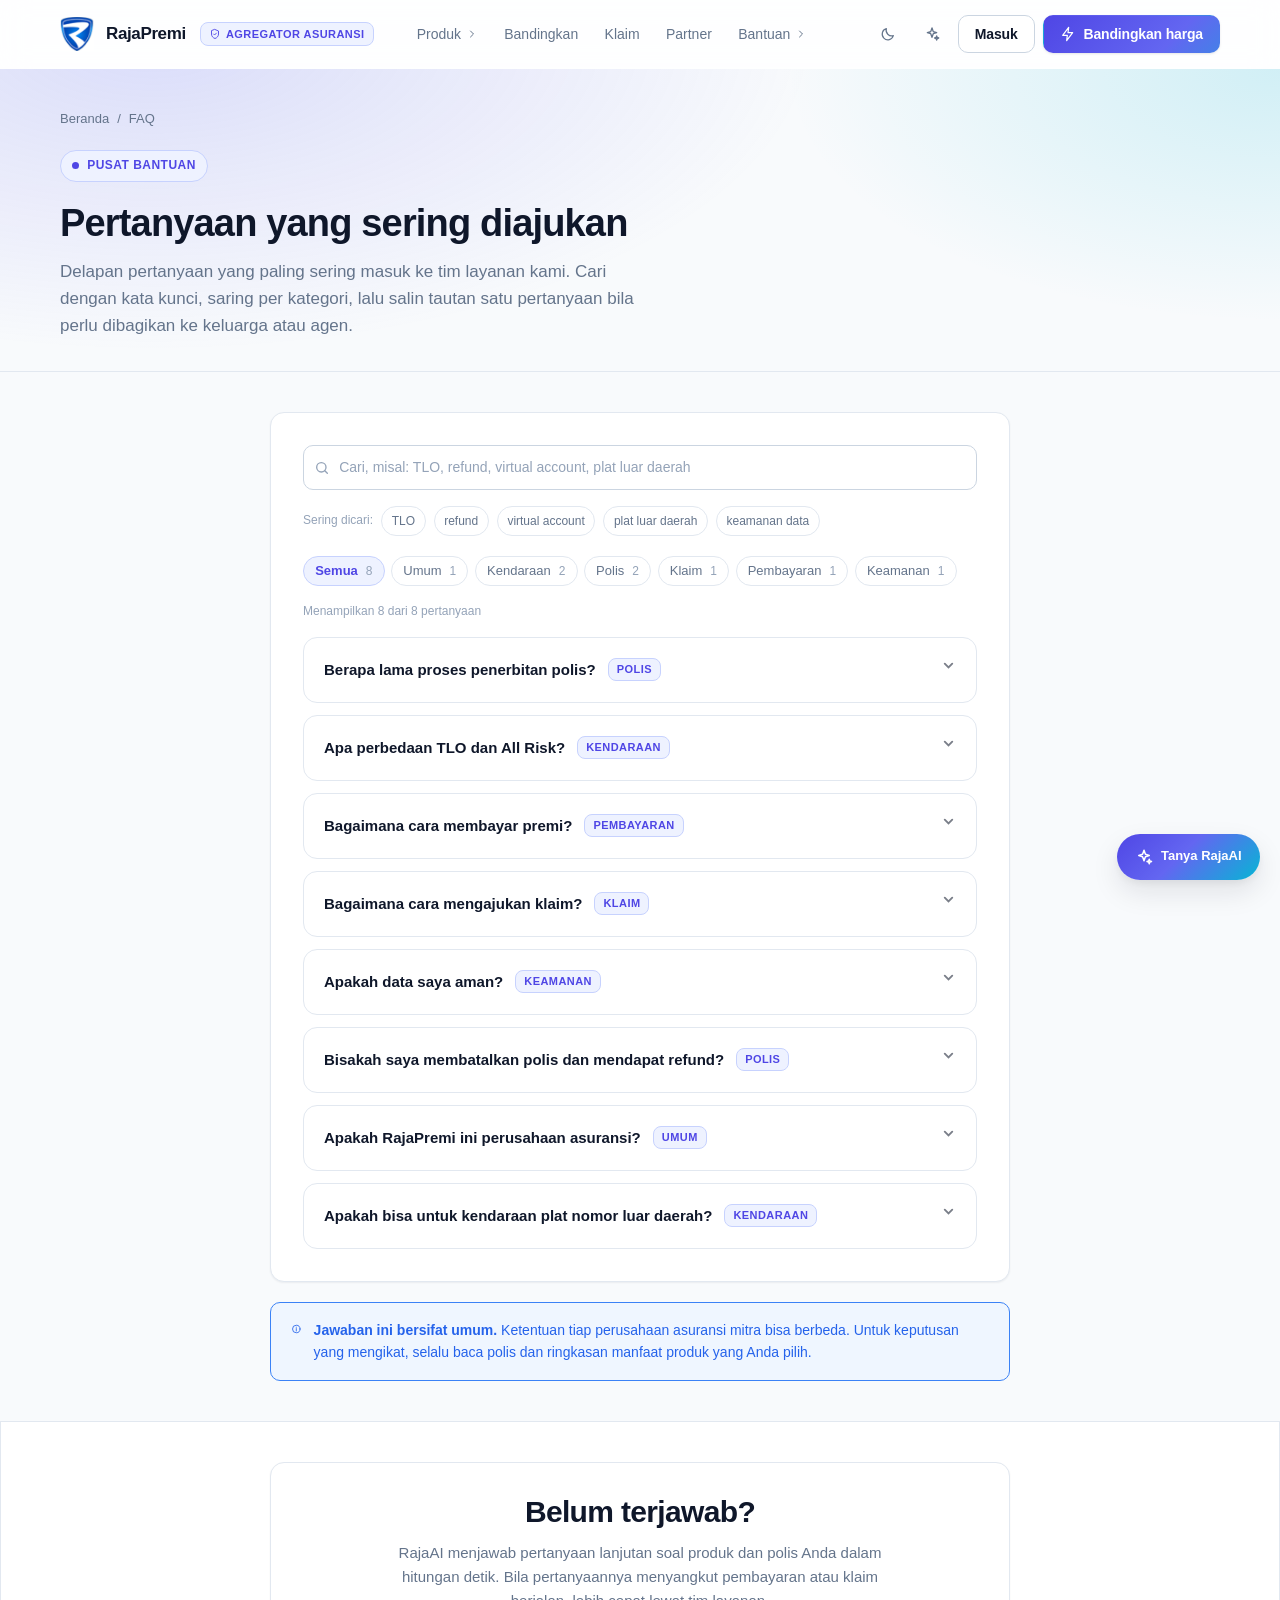
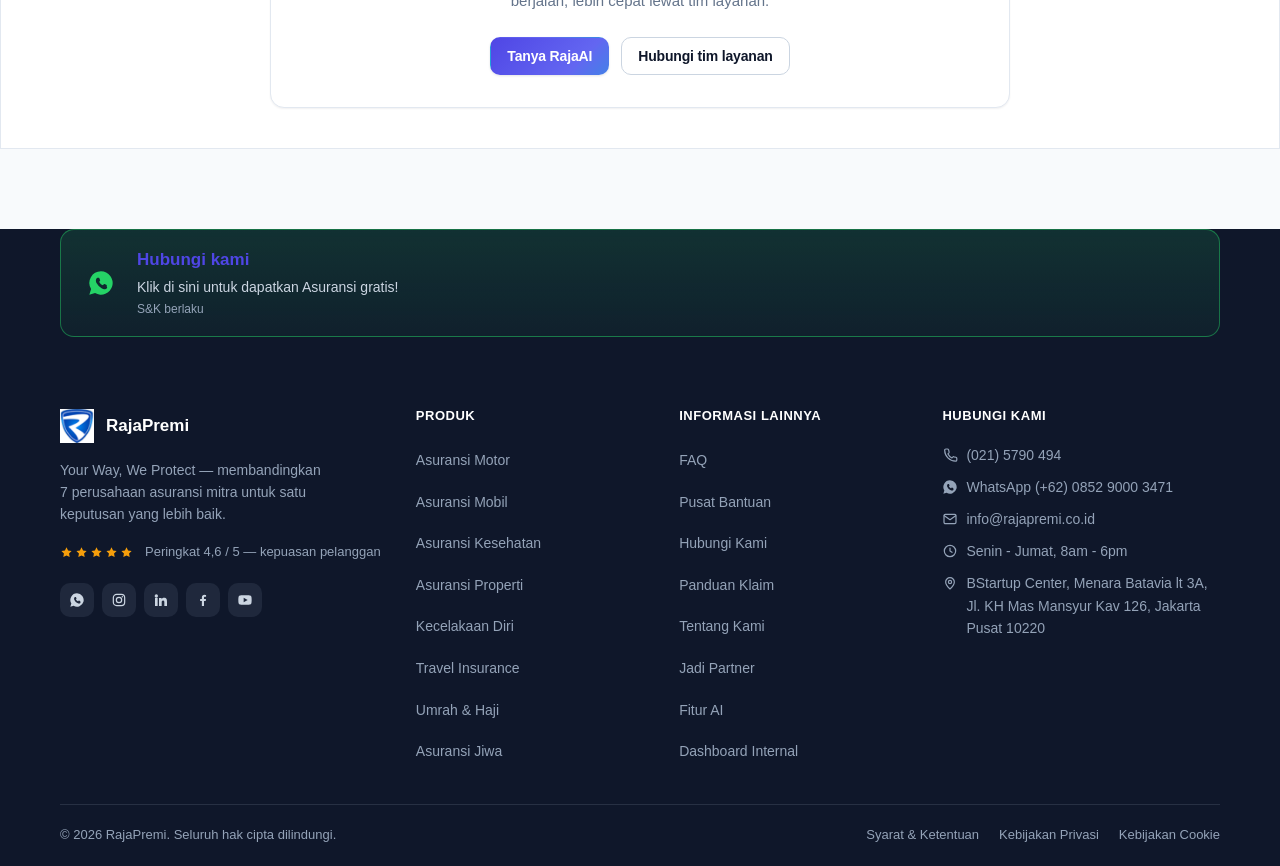
<file: faq.html>
<!DOCTYPE html>
<html lang="id">
<head>
<meta charset="utf-8">
<meta name="viewport" content="width=device-width, initial-scale=1">
<title>FAQ RajaPremi — jawaban soal polis, premi, dan klaim</title>
<meta name="description" content="Cari jawaban cepat soal polis, kendaraan, pembayaran premi, klaim, dan keamanan data di RajaPremi. Saring per kategori atau salin tautan satu pertanyaan untuk dibagikan.">
<meta name="theme-color" content="#4338ca">
<link rel="canonical" href="https://pljkt.github.io/rajapremi-modern/faq.html">
<meta property="og:type" content="website">
<meta property="og:title" content="FAQ RajaPremi — Your Way, We Protect">
<meta property="og:description" content="Delapan pertanyaan yang paling sering masuk, bisa dicari dan disaring per kategori. Setiap pertanyaan punya tautannya sendiri.">
<link rel="icon" href="assets/img/brand/favicon.ico" sizes="any">
<link rel="icon" type="image/png" sizes="32x32" href="assets/img/brand/favicon-32x32.png">
<link rel="apple-touch-icon" href="assets/img/brand/apple-touch-icon.png">
<link rel="stylesheet" href="assets/css/tokens.css">
<link rel="stylesheet" href="assets/css/base.css">
<link rel="stylesheet" href="assets/css/components.css">
<link rel="stylesheet" href="assets/css/product.css">
<script type="application/ld+json">
{"@context":"https://schema.org","@type":"FAQPage","mainEntity":[{"@type":"Question","name":"Berapa lama proses penerbitan polis?","acceptedAnswer":{"@type":"Answer","text":"Setelah pembayaran terkonfirmasi, polis digital (e-policy) dikirim ke email Anda. Produk kendaraan, kecelakaan diri, dan travel umumnya paling cepat; produk kesehatan dengan masa tunggu dan produk jiwa masih memerlukan verifikasi tertulis dari mitra, biasanya 1-2 hari kerja."}},{"@type":"Question","name":"Apa perbedaan TLO dan All Risk?","acceptedAnswer":{"@type":"Answer","text":"TLO (Total Loss Only) menanggung kerugian bila kendaraan hilang atau kerusakan mencapai minimal 75% dari nilai kendaraan. All Risk menanggung seluruh kerusakan termasuk lecet dan penyok ringan. Premi All Risk umumnya 30-45% lebih tinggi dari TLO."}},{"@type":"Question","name":"Bagaimana cara membayar premi?","acceptedAnswer":{"@type":"Answer","text":"Pembayaran dilakukan lewat transfer bank atau virtual account, dan kartu kredit untuk produk tertentu. Kanal yang tersedia ditampilkan saat checkout, mengikuti ketentuan masing-masing mitra."}},{"@type":"Question","name":"Bagaimana cara mengajukan klaim?","acceptedAnswer":{"@type":"Answer","text":"Buka menu Klaim di aplikasi, pilih polis, unggah foto kerusakan dan dokumen pendukung. Anda akan menerima nomor klaim dan bisa memantau status setiap tahap. Untuk klaim darurat, hubungi nomor layanan kami pada jam kerja (Senin - Jumat, 8am - 6pm); laporan di luar jam kerja ditindaklanjuti hari kerja berikutnya."}},{"@type":"Question","name":"Apakah data saya aman?","acceptedAnswer":{"@type":"Answer","text":"Data dienkripsi saat transit (TLS 1.3) dan saat disimpan. Akses ke data pribadi dibatasi dan diaudit. Kami tidak pernah menjual data nasabah kepada pihak ketiga."}},{"@type":"Question","name":"Bisakah saya membatalkan polis dan mendapat refund?","acceptedAnswer":{"@type":"Answer","text":"Ya. Pembatalan dalam 14 hari pertama sejak polis aktif dapat mengembalikan premi secara prorata dikurangi biaya administrasi, selama belum ada klaim."}},{"@type":"Question","name":"Apakah RajaPremi ini perusahaan asuransi?","acceptedAnswer":{"@type":"Answer","text":"RajaPremi adalah agregator asuransi. Kami membandingkan produk dari perusahaan asuransi mitra, dan polis Anda diterbitkan serta dijamin oleh perusahaan asuransi terpilih, bukan oleh kami."}},{"@type":"Question","name":"Apakah bisa untuk kendaraan plat nomor luar daerah?","acceptedAnswer":{"@type":"Answer","text":"Bisa. Tarif premi dipengaruhi kode plat wilayah. Pilih kode plat yang sesuai pada formulir perbandingan, dan pastikan alamat pemegang polis diisi benar."}}]}
</script>
<style>
  /* Khusus halaman FAQ: tata letak pencarian, filter kategori, dan sorotan tautan pertanyaan. */
  #faqList .acc summary {align-items: flex-start;}
  #faqList .acc-q {display: flex; align-items: center; gap: var(--s-3); flex-wrap: wrap; min-width: 0;}
  #faqList .acc:target,
  #faqList .acc.is-target {border-color: var(--primary); box-shadow: var(--sh-focus);}
  .faq-bar {display: flex; align-items: center; justify-content: space-between; gap: var(--s-4); flex-wrap: wrap; margin: var(--s-5) 0 var(--s-4);}
  .faq-keys {display: flex; align-items: center; gap: var(--s-2); flex-wrap: wrap; margin-top: var(--s-4);}
  .faq-hash {font-family: var(--font-mono); font-size: var(--fs-xs);}
</style>
</head>
<body>
<a class="skip-link" href="#main">Lompat ke konten utama</a>

<div id="site-header"></div>

<main id="main">

  <!-- ============ 1. Kepala halaman ============ -->
  <section class="page-head">
    <div class="container">
      <nav class="breadcrumb" aria-label="Remah roti">
        <a href="index.html">Beranda</a>
        <span>/</span>
        <span>FAQ</span>
      </nav>
      <span class="eyebrow"><span class="dot"></span> Pusat Bantuan</span>
      <h1>Pertanyaan yang sering diajukan</h1>
      <p>Delapan pertanyaan yang paling sering masuk ke tim layanan kami. Cari dengan kata kunci, saring per kategori, lalu salin tautan satu pertanyaan bila perlu dibagikan ke keluarga atau agen.</p>
    </div>
  </section>

  <!-- ============ 2. Pencarian + filter + daftar ============ -->
  <section class="section section-sm">
    <div class="container container-narrow">

      <div class="card card-pad-lg">
        <div class="search">
          <span data-ico="search"></span>
          <input class="input" id="faqSearch" type="search" autocomplete="off" aria-label="Cari pertanyaan"
                 placeholder="Cari, misal: TLO, refund, virtual account, plat luar daerah">
        </div>

        <div class="faq-keys">
          <span class="hint">Sering dicari:</span>
          <button class="chip chip-sm" type="button" data-quick="TLO">TLO</button>
          <button class="chip chip-sm" type="button" data-quick="refund">refund</button>
          <button class="chip chip-sm" type="button" data-quick="virtual account">virtual account</button>
          <button class="chip chip-sm" type="button" data-quick="plat">plat luar daerah</button>
          <button class="chip chip-sm" type="button" data-quick="aman">keamanan data</button>
        </div>

        <div class="faq-bar">
          <div class="chips" id="faqCats" role="group" aria-label="Saring berdasarkan kategori">
            <button class="chip" type="button" data-cat="semua" aria-pressed="true">Semua <span class="hint">8</span></button>
            <button class="chip" type="button" data-cat="Umum" aria-pressed="false">Umum <span class="hint">1</span></button>
            <button class="chip" type="button" data-cat="Kendaraan" aria-pressed="false">Kendaraan <span class="hint">2</span></button>
            <button class="chip" type="button" data-cat="Polis" aria-pressed="false">Polis <span class="hint">2</span></button>
            <button class="chip" type="button" data-cat="Klaim" aria-pressed="false">Klaim <span class="hint">1</span></button>
            <button class="chip" type="button" data-cat="Pembayaran" aria-pressed="false">Pembayaran <span class="hint">1</span></button>
            <button class="chip" type="button" data-cat="Keamanan" aria-pressed="false">Keamanan <span class="hint">1</span></button>
          </div>
          <p class="hint" id="faqCount" role="status" aria-live="polite">Menampilkan 8 dari 8 pertanyaan</p>
        </div>

        <!-- Daftar FAQ. Satu <details> per pertanyaan, id dipakai untuk tautan langsung (faq.html#q-01). -->
        <div id="faqList">

          <details class="acc" id="q-01" data-cat="Polis" data-keywords="e-policy polis digital email terbit waktu lama">
            <summary>
              <span class="acc-q"><span>Berapa lama proses penerbitan polis?</span> <span class="badge badge-primary">Polis</span></span>
            </summary>
            <div class="acc-body">
              <p>Setelah pembayaran terkonfirmasi, polis digital (e-policy) diterbitkan otomatis dan dikirim ke email Anda dalam 5–15 menit untuk produk kendaraan, kecelakaan diri, dan travel. Produk kesehatan dengan masa tunggu dan produk jiwa memerlukan verifikasi 1–2 hari kerja.</p>
              <div class="faq-bar" style="margin-bottom:0">
                <span class="hint">Tautan langsung: <span class="faq-hash">faq.html#q-01</span></span>
                <button class="btn btn-ghost btn-sm" type="button" data-copy="#q-01">Salin tautan pertanyaan</button>
              </div>
            </div>
          </details>

          <details class="acc" id="q-02" data-cat="Kendaraan" data-keywords="TLO all risk total loss only perbedaan jaminan lecet penyok">
            <summary>
              <span class="acc-q"><span>Apa perbedaan TLO dan All Risk?</span> <span class="badge badge-primary">Kendaraan</span></span>
            </summary>
            <div class="acc-body">
              <p>TLO (Total Loss Only) menanggung kerugian bila kendaraan hilang atau kerusakan mencapai minimal 75% dari nilai kendaraan. All Risk menanggung seluruh kerusakan termasuk lecet dan penyok ringan. Premi All Risk umumnya 30–45% lebih tinggi dari TLO.</p>
              <p>Belum yakin pilih yang mana? Bandingkan keduanya berdampingan di <a href="bandingkan.html">halaman perbandingan</a>.</p>
              <div class="faq-bar" style="margin-bottom:0">
                <span class="hint">Tautan langsung: <span class="faq-hash">faq.html#q-02</span></span>
                <button class="btn btn-ghost btn-sm" type="button" data-copy="#q-02">Salin tautan pertanyaan</button>
              </div>
            </div>
          </details>

          <details class="acc" id="q-03" data-cat="Pembayaran" data-keywords="bayar premi transfer bank virtual account kartu kredit gopay ovo cicil">
            <summary>
              <span class="acc-q"><span>Bagaimana cara membayar premi?</span> <span class="badge badge-primary">Pembayaran</span></span>
            </summary>
            <div class="acc-body">
              <p>Pembayaran dilakukan lewat transfer bank atau virtual account, dan kartu kredit untuk produk tertentu. Kanal yang tersedia ditampilkan saat checkout, mengikuti ketentuan masing-masing mitra.</p>
              <div class="faq-bar" style="margin-bottom:0">
                <span class="hint">Tautan langsung: <span class="faq-hash">faq.html#q-03</span></span>
                <button class="btn btn-ghost btn-sm" type="button" data-copy="#q-03">Salin tautan pertanyaan</button>
              </div>
            </div>
          </details>

          <details class="acc" id="q-04" data-cat="Klaim" data-keywords="klaim cara ajukan lapor kerusakan dokumen nomor klaim status">
            <summary>
              <span class="acc-q"><span>Bagaimana cara mengajukan klaim?</span> <span class="badge badge-primary">Klaim</span></span>
            </summary>
            <div class="acc-body">
              <p>Buka menu Klaim di aplikasi, pilih polis, unggah foto kerusakan dan dokumen pendukung. Anda akan menerima nomor klaim dan bisa memantau status setiap tahap. Untuk klaim darurat, hubungi nomor layanan kami pada jam kerja (Senin - Jumat, 8am - 6pm); laporan di luar jam kerja ditindaklanjuti hari kerja berikutnya.</p>
              <p>Rincian tiap tahap, dokumen yang diminta, dan estimasi waktunya ada di <a href="klaim.html">Panduan Klaim</a>.</p>
              <div class="faq-bar" style="margin-bottom:0">
                <span class="hint">Tautan langsung: <span class="faq-hash">faq.html#q-04</span></span>
                <button class="btn btn-ghost btn-sm" type="button" data-copy="#q-04">Salin tautan pertanyaan</button>
              </div>
            </div>
          </details>

          <details class="acc" id="q-05" data-cat="Keamanan" data-keywords="aman data privasi enkripsi TLS dijual pihak ketiga keamanan">
            <summary>
              <span class="acc-q"><span>Apakah data saya aman?</span> <span class="badge badge-primary">Keamanan</span></span>
            </summary>
            <div class="acc-body">
              <p>Data dienkripsi saat transit (TLS 1.3) dan saat disimpan. Akses ke data pribadi dibatasi dan diaudit. Kami tidak pernah menjual data nasabah kepada pihak ketiga. Detail lengkap ada di Kebijakan Privasi.</p>
              <div class="faq-bar" style="margin-bottom:0">
                <span class="hint">Tautan langsung: <span class="faq-hash">faq.html#q-05</span></span>
                <button class="btn btn-ghost btn-sm" type="button" data-copy="#q-05">Salin tautan pertanyaan</button>
              </div>
            </div>
          </details>

          <details class="acc" id="q-06" data-cat="Polis" data-keywords="batal refund pengembalian premi prorata 14 hari biaya administrasi">
            <summary>
              <span class="acc-q"><span>Bisakah saya membatalkan polis dan mendapat refund?</span> <span class="badge badge-primary">Polis</span></span>
            </summary>
            <div class="acc-body">
              <p>Pembatalan mengikuti ketentuan polis masing-masing mitra — umumnya premi dikembalikan prorata dikurangi biaya administrasi selama belum ada klaim. Ajukan lewat Pusat Bantuan atau email info@rajapremi.co.id.</p>
              <p>Ajukan lewat formulir di <a href="bantuan.html#hubungi">bagian Hubungi Kami</a> dengan subjek Pembatalan polis.</p>
              <div class="faq-bar" style="margin-bottom:0">
                <span class="hint">Tautan langsung: <span class="faq-hash">faq.html#q-06</span></span>
                <button class="btn btn-ghost btn-sm" type="button" data-copy="#q-06">Salin tautan pertanyaan</button>
              </div>
            </div>
          </details>

          <details class="acc" id="q-07" data-cat="Umum" data-keywords="perusahaan asuransi broker agregator penjamin polis">
            <summary>
              <span class="acc-q"><span>Apakah RajaPremi ini perusahaan asuransi?</span> <span class="badge badge-primary">Umum</span></span>
            </summary>
            <div class="acc-body">
              <p>RajaPremi adalah agregator asuransi. Kami membandingkan produk dari perusahaan asuransi mitra, dan polis Anda diterbitkan serta dijamin oleh perusahaan asuransi terpilih — bukan oleh kami.</p>
              <div class="faq-bar" style="margin-bottom:0">
                <span class="hint">Tautan langsung: <span class="faq-hash">faq.html#q-07</span></span>
                <button class="btn btn-ghost btn-sm" type="button" data-copy="#q-07">Salin tautan pertanyaan</button>
              </div>
            </div>
          </details>

          <details class="acc" id="q-08" data-cat="Kendaraan" data-keywords="plat nomor luar daerah wilayah tarif kode plat alamat pemegang polis">
            <summary>
              <span class="acc-q"><span>Apakah bisa untuk kendaraan plat nomor luar daerah?</span> <span class="badge badge-primary">Kendaraan</span></span>
            </summary>
            <div class="acc-body">
              <p>Bisa. Tarif premi dipengaruhi kode plat wilayah. Pilih kode plat yang sesuai pada formulir perbandingan, dan pastikan alamat pemegang polis diisi benar.</p>
              <div class="faq-bar" style="margin-bottom:0">
                <span class="hint">Tautan langsung: <span class="faq-hash">faq.html#q-08</span></span>
                <button class="btn btn-ghost btn-sm" type="button" data-copy="#q-08">Salin tautan pertanyaan</button>
              </div>
            </div>
          </details>

        </div>

        <!-- Keadaan kosong -->
        <div class="empty hidden" id="faqEmpty">
          <div class="empty-ico" data-ico="search"></div>
          <h4>Tidak ada pertanyaan yang cocok</h4>
          <p>Coba kata kunci lain, atau kembalikan filter kategori ke Semua.</p>
          <button class="btn btn-secondary" type="button" id="faqReset">Atur ulang pencarian</button>
        </div>

      </div>

      <div class="alert alert-info" style="margin-top:var(--s-5)">
        <span data-ico="info"></span>
        <div><strong>Jawaban ini bersifat umum.</strong> Ketentuan tiap perusahaan asuransi mitra bisa berbeda. Untuk keputusan yang mengikat, selalu baca polis dan ringkasan manfaat produk yang Anda pilih.</div>
      </div>

    </div>
  </section>

  <!-- ============ 3. Masih butuh bantuan ============ -->
  <section class="section section-sm surface">
    <div class="container container-narrow">
      <div class="card card-pad-lg text-center">
        <h2>Belum terjawab?</h2>
        <p class="muted" style="max-width:58ch;margin:var(--s-3) auto var(--s-6)">RajaAI menjawab pertanyaan lanjutan soal produk dan polis Anda dalam hitungan detik. Bila pertanyaannya menyangkut pembayaran atau klaim berjalan, lebih cepat lewat tim layanan.</p>
        <div class="row" style="gap:var(--s-3);justify-content:center;flex-wrap:wrap">
          <a class="btn btn-primary" href="ai.html">Tanya RajaAI</a>
          <a class="btn btn-secondary" href="bantuan.html#hubungi">Hubungi tim layanan</a>
        </div>
      </div>
    </div>
  </section>

</main>

<div id="site-footer"></div>

<script src="assets/js/data.js"></script>
<script src="assets/js/app.js"></script>
<script src="assets/js/quote.js"></script>
<script src="assets/js/ai.js"></script>
<script>
(function () {
  var D = window.RPData, RP = window.RP;

  document.querySelectorAll('[data-ico]').forEach(function (el) {
    el.innerHTML = D.ICONS[el.getAttribute('data-ico')] || '';
  });

  var list = document.getElementById('faqList');
  if (!list) return;

  var items   = [].slice.call(list.querySelectorAll('details.acc'));
  var input   = document.getElementById('faqSearch');
  var chips   = [].slice.call(document.querySelectorAll('#faqCats .chip'));
  var countEl = document.getElementById('faqCount');
  var emptyEl = document.getElementById('faqEmpty');
  var resetEl = document.getElementById('faqReset');
  var state   = { cat: 'semua', q: '' };

  // Teks yang dipakai untuk pencarian: pertanyaan + jawaban + sinonim.
  function norm(t) {
    return (t || '').toLowerCase().replace(/[^a-z0-9\u00c0-\u024f]+/g, ' ').replace(/\s+/g, ' ').trim();
  }
  items.forEach(function (it) {
    var parts = [];
    it.querySelectorAll('summary, .acc-body p').forEach(function (n) { parts.push(n.textContent); });
    parts.push(it.getAttribute('data-keywords') || '');
    it._hay = norm(parts.join(' '));
  });

  function apply() {
    var words = norm(state.q).split(' ').filter(Boolean);
    var shown = 0;
    items.forEach(function (it) {
      var okCat = (state.cat === 'semua') || (it.getAttribute('data-cat') === state.cat);
      var okQ = words.every(function (w) { return it._hay.indexOf(w) > -1; });
      var ok = okCat && okQ;
      it.classList.toggle('hidden', !ok);
      if (ok) shown++;
    });
    if (countEl) {
      countEl.textContent = shown
        ? 'Menampilkan ' + shown + ' dari ' + items.length + ' pertanyaan'
        : 'Tidak ada pertanyaan yang cocok';
    }
    if (emptyEl) emptyEl.classList.toggle('hidden', shown > 0);
  }

  function setCat(cat) {
    state.cat = cat;
    chips.forEach(function (c) {
      c.setAttribute('aria-pressed', String(c.getAttribute('data-cat') === cat));
    });
  }

  var debounced = (RP && RP.debounce) ? RP.debounce(apply, 120) : apply;

  if (input) {
    input.addEventListener('input', function () {
      state.q = input.value;
      debounced();
    });
    input.addEventListener('keydown', function (e) {
      if (e.key === 'Escape') { input.value = ''; state.q = ''; apply(); }
    });
  }

  chips.forEach(function (c) {
    c.addEventListener('click', function () { setCat(c.getAttribute('data-cat')); apply(); });
  });

  document.querySelectorAll('[data-quick]').forEach(function (b) {
    b.addEventListener('click', function () {
      if (!input) return;
      input.value = b.getAttribute('data-quick');
      state.q = input.value;
      setCat('semua');
      apply();
      input.focus();
    });
  });

  if (resetEl) {
    resetEl.addEventListener('click', function () {
      if (input) input.value = '';
      state.q = '';
      setCat('semua');
      apply();
      if (input) input.focus();
    });
  }

  // Salin tautan satu pertanyaan.
  function toast(msg, kind) { if (RP && RP.toast) RP.toast(msg, kind); }

  document.querySelectorAll('[data-copy]').forEach(function (btn) {
    btn.addEventListener('click', function () {
      var hash = btn.getAttribute('data-copy');
      var url = location.href.split('#')[0] + hash;
      var ok = function (fine) { toast(fine ? 'Tautan pertanyaan disalin' : 'Salin manual: ' + url, fine ? 'success' : 'warn'); };
      if (navigator.clipboard && navigator.clipboard.writeText) {
        navigator.clipboard.writeText(url).then(function () { ok(true); }, function () { ok(false); });
      } else {
        var ta = document.createElement('textarea');
        ta.value = url;
        ta.setAttribute('readonly', 'readonly');
        ta.style.position = 'fixed';
        ta.style.opacity = '0';
        document.body.appendChild(ta);
        ta.select();
        var fine = false;
        try { fine = document.execCommand('copy'); } catch (e) { fine = false; }
        document.body.removeChild(ta);
        ok(fine);
      }
    });
  });

  // Tautan langsung: buka pertanyaan yang dituju, sorot, lalu gulir ke sana.
  function openFromHash() {
    var id = (location.hash || '').slice(1);
    if (!id) return;
    var el = document.getElementById(id);
    if (!el || el.tagName !== 'DETAILS') return;
    if (input) input.value = '';
    state.q = '';
    setCat('semua');
    apply();
    el.open = true;
    el.classList.add('is-target');
    setTimeout(function () { el.scrollIntoView({ behavior: 'smooth', block: 'center' }); }, 60);
  }

  window.addEventListener('hashchange', function () {
    document.querySelectorAll('#faqList .acc.is-target').forEach(function (n) { n.classList.remove('is-target'); });
    openFromHash();
  });

  apply();
  openFromHash();
})();
</script>
</body>
</html>
</file>
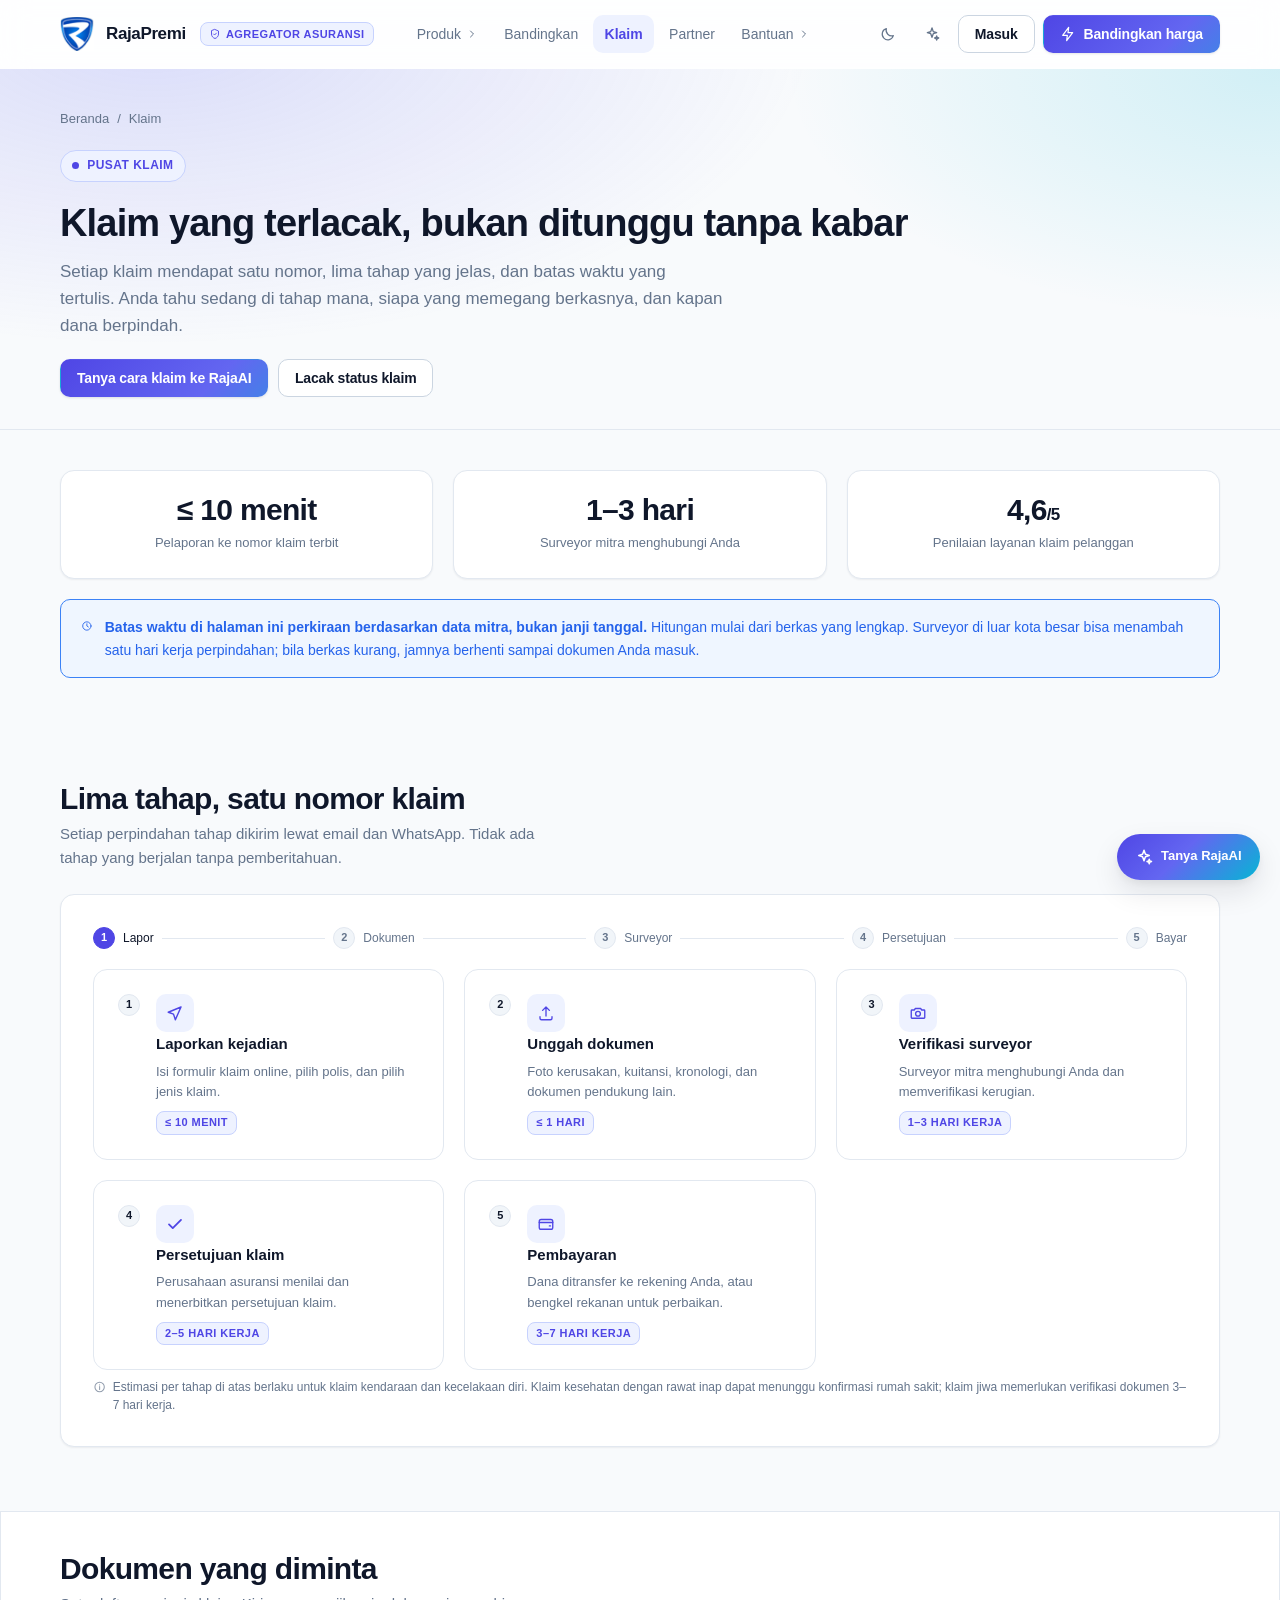
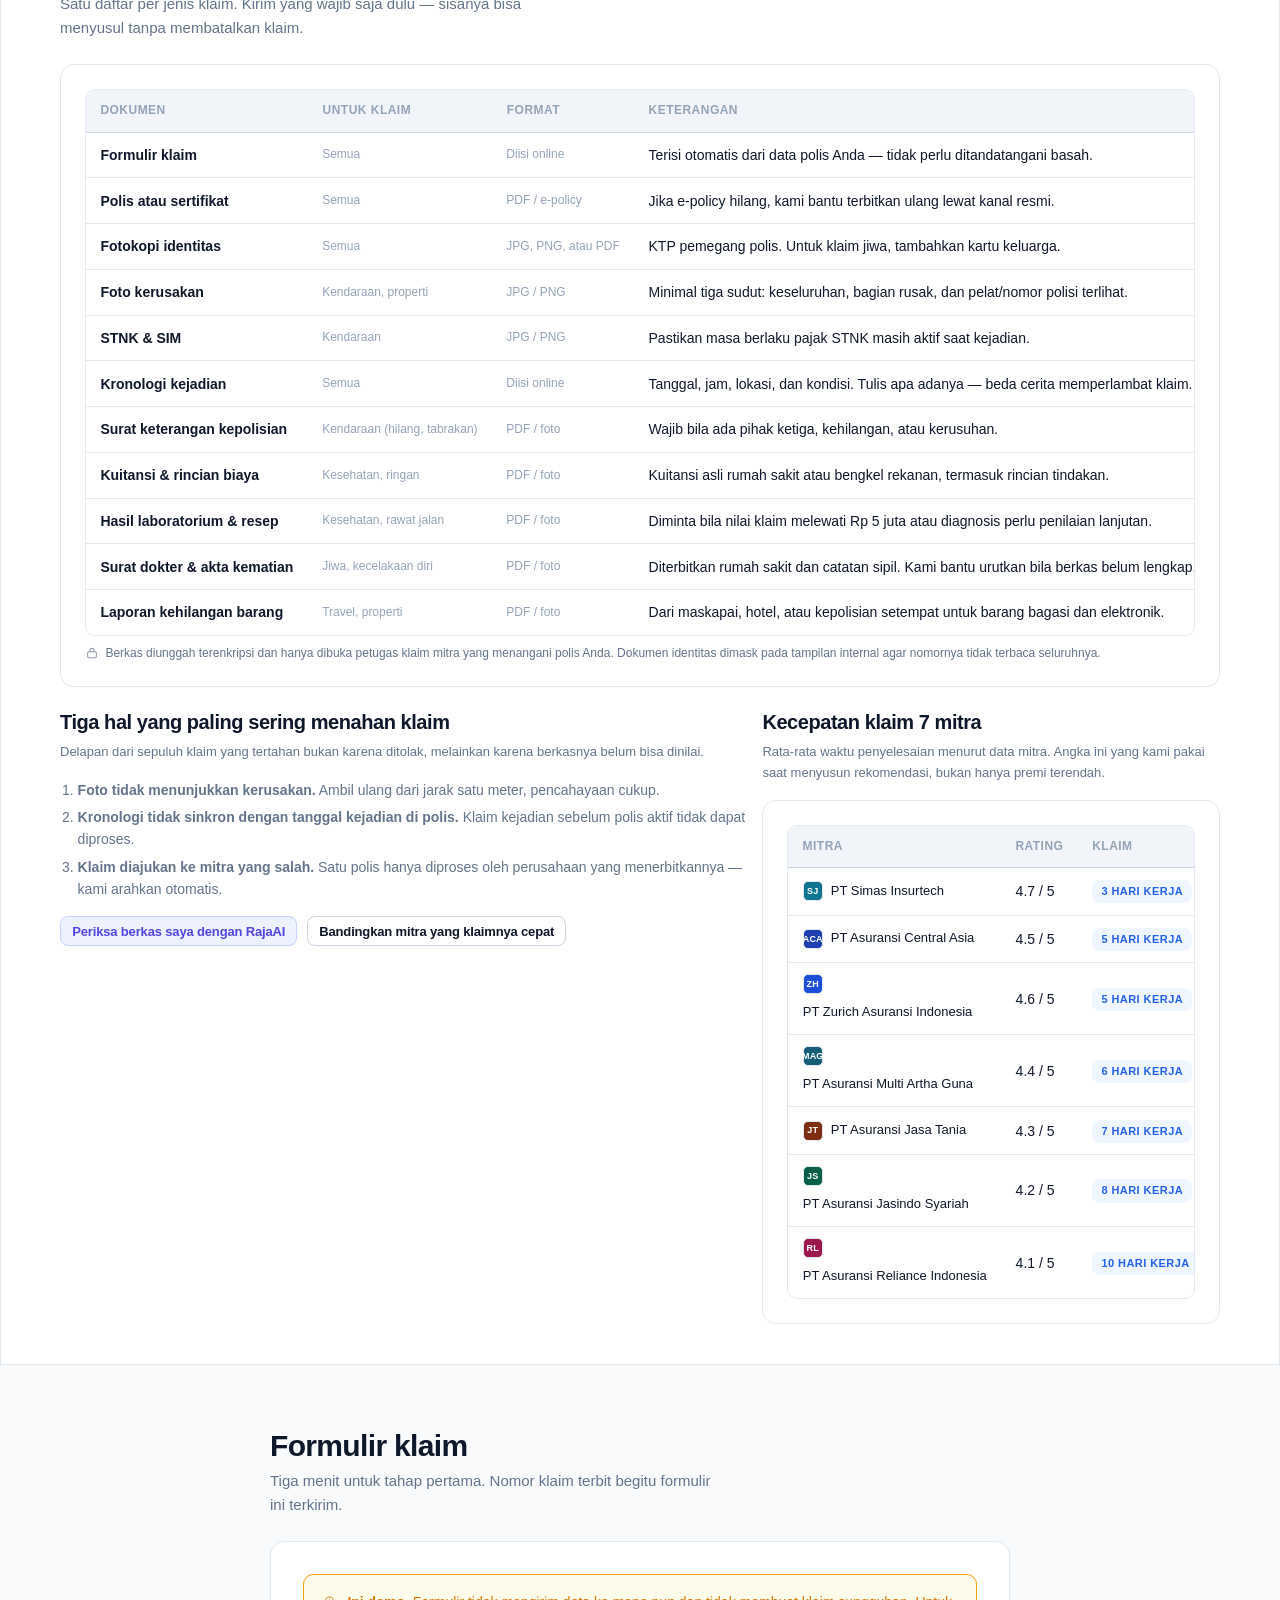
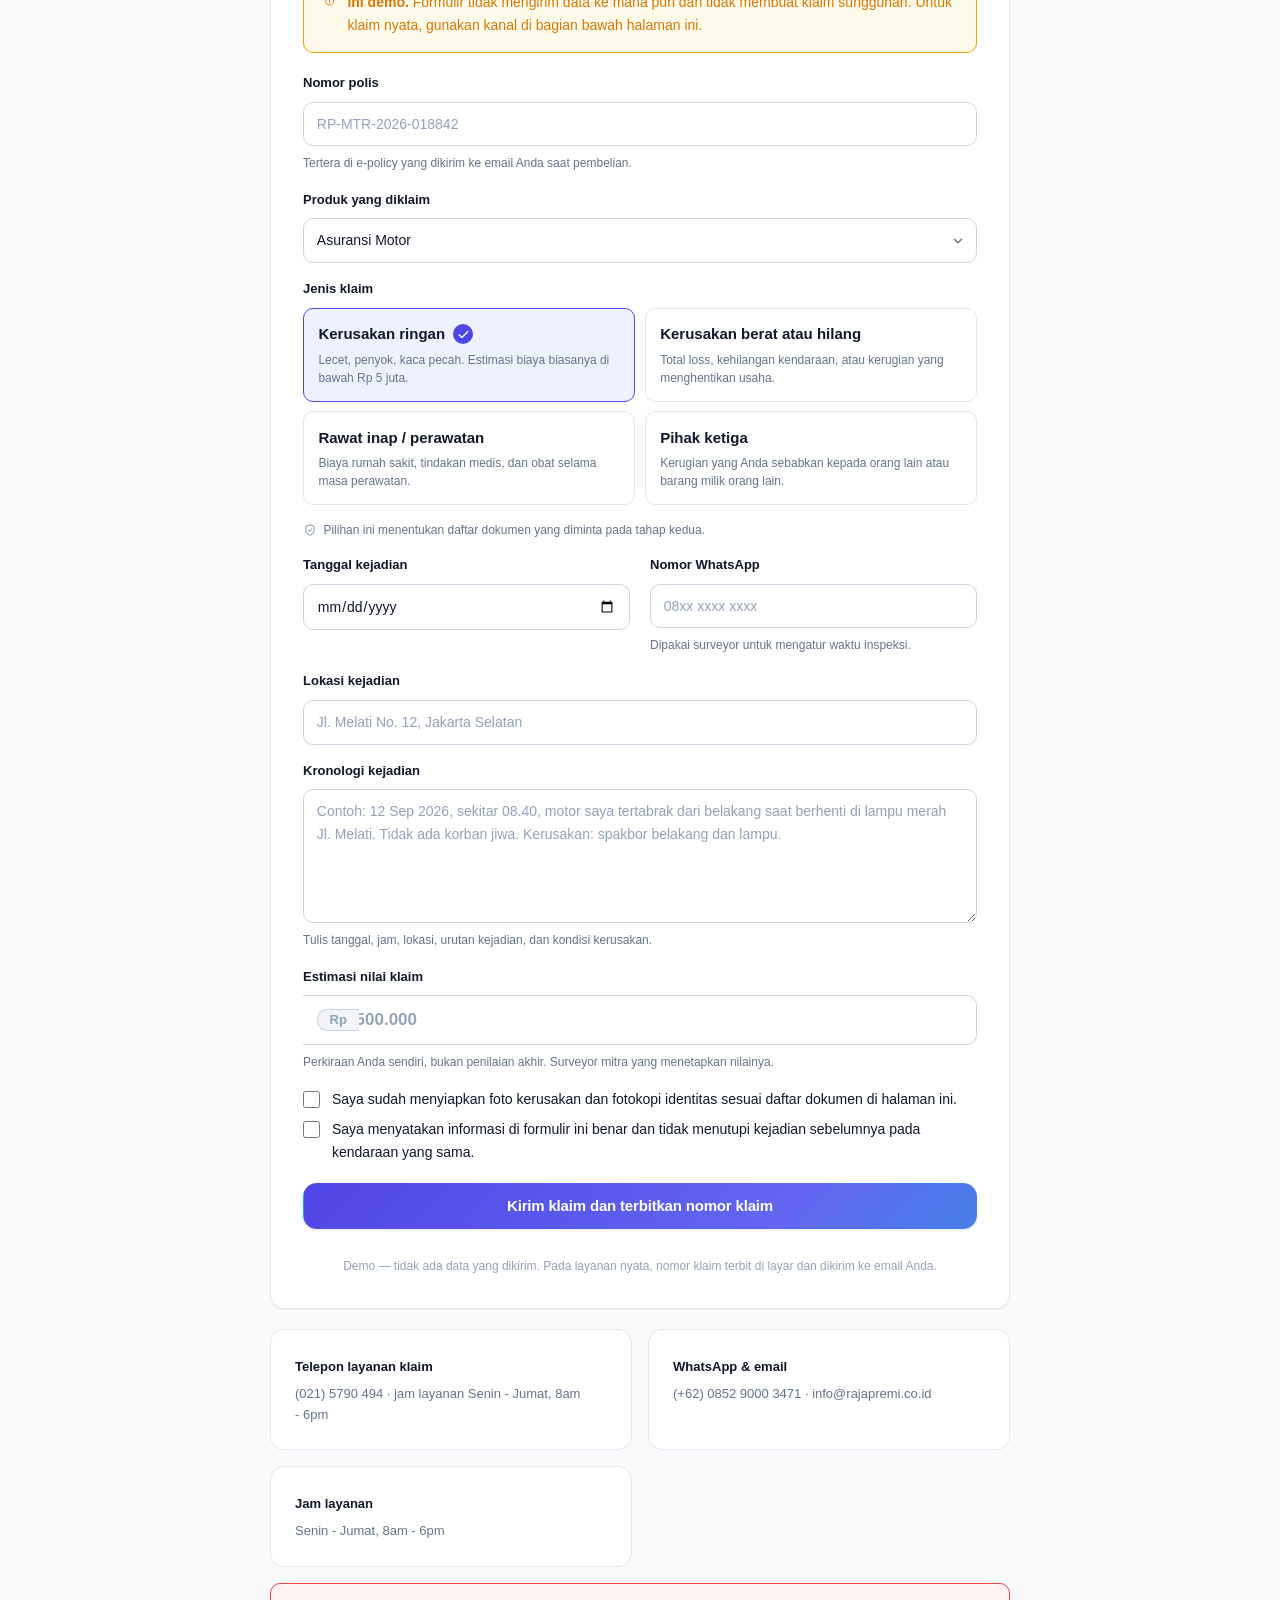
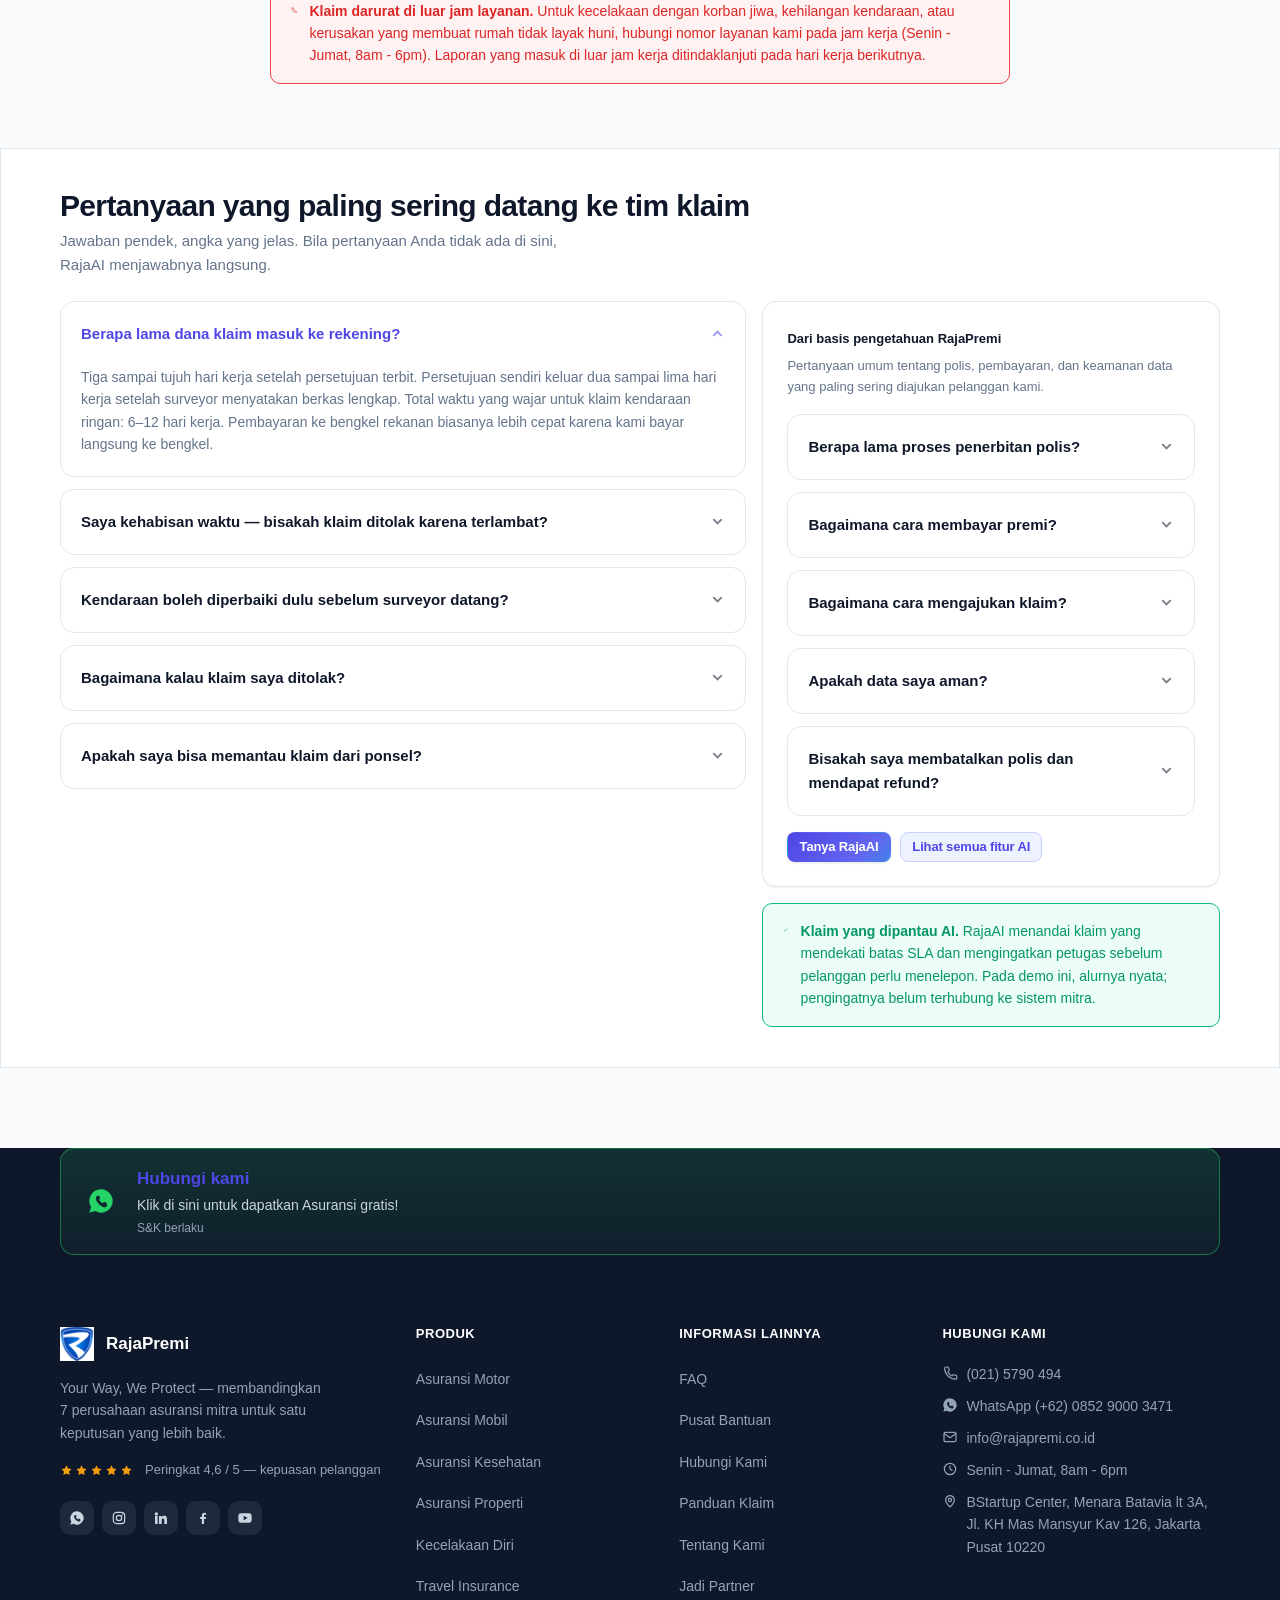
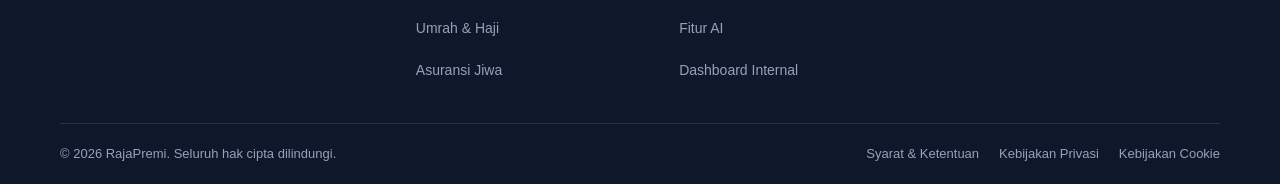
<file: klaim.html>
<!DOCTYPE html>
<html lang="id">
<head>
<meta charset="utf-8">
<meta name="viewport" content="width=device-width, initial-scale=1">
<title>Pusat Klaim — laporkan, lacak, dan cairkan klaim asuransi | RajaPremi</title>
<meta name="description" content="Pusat klaim RajaPremi: lima tahap klaim dengan SLA tiap tahap, daftar dokumen yang diminta per jenis klaim, formulir klaim online, dan kecepatan klaim 7 mitra.">
<meta name="theme-color" content="#4338ca">
<link rel="canonical" href="https://pljkt.github.io/rajapremi-modern/klaim.html">
<meta property="og:type" content="website">
<meta property="og:title" content="Pusat Klaim RajaPremi — terlacak di setiap tahap">
<meta property="og:description" content="Lima tahap klaim, daftar dokumen per jenis klaim, dan formulir klaim yang bisa dipantau dengan satu nomor klaim.">
<link rel="icon" href="assets/img/brand/favicon.ico" sizes="any">
<link rel="icon" type="image/png" sizes="32x32" href="assets/img/brand/favicon-32x32.png">
<link rel="apple-touch-icon" href="assets/img/brand/apple-touch-icon.png">
<link rel="stylesheet" href="assets/css/tokens.css">
<link rel="stylesheet" href="assets/css/base.css">
<link rel="stylesheet" href="assets/css/components.css">
<link rel="stylesheet" href="assets/css/product.css">
<style>
  /* hanya tata letak khusus halaman klaim */
  .claim-stage { display: flex; flex-direction: column; }
  .claim-stage .feature-ico { vertical-align: middle; }
  .claim-doc-type { font-size: var(--fs-xs); color: var(--text-subtle); white-space: nowrap; }
  .claim-contact { display: grid; grid-template-columns: repeat(auto-fit, minmax(240px, 1fr)); gap: var(--s-4); }
  @media (max-width: 640px) { .claim-strip .step { font-size: var(--fs-2xs); } }
</style>
<script type="application/ld+json">
{"@context": "https://schema.org", "@type": "FAQPage", "mainEntity": [{"@type": "Question", "name": "Berapa lama dana klaim masuk ke rekening?", "acceptedAnswer": {"@type": "Answer", "text": "Tiga sampai tujuh hari kerja setelah persetujuan terbit. Persetujuan sendiri keluar dua sampai lima hari kerja setelah surveyor menyatakan berkas lengkap. Total waktu yang wajar untuk klaim kendaraan ringan: 6–12 hari kerja. Pembayaran ke bengkel rekanan biasanya lebih cepat karena kami bayar langsung ke bengkel."}}, {"@type": "Question", "name": "Saya kehabisan waktu — bisakah klaim ditolak karena terlambat?", "acceptedAnswer": {"@type": "Answer", "text": "Batas pelaporan mengikuti polis Anda, umumnya 3 hari kerja untuk kendaraan dan 30 hari untuk kesehatan. Yang membuat klaim gugur bukan keterlambatan itu sendiri, melainkan kejadian yang sudah tidak bisa diverifikasi. Kalau Anda melewati batas, tetap ajukan — tim kami menilai per kasus dan akan memberi tahu alasannya secara tertulis bila ditolak."}}, {"@type": "Question", "name": "Kendaraan boleh diperbaiki dulu sebelum surveyor datang?", "acceptedAnswer": {"@type": "Answer", "text": "Tidak. Perbaikan sebelum inspeksi menghapus bukti kerusakan dan hampir selalu berakhir dengan klaim yang hanya dibayar sebagian. Satu-satunya pengecualian adalah kerusakan yang membahayakan bila dibiarkan — dalam hal itu, hubungi kanal darurat dulu dan foto kerusakan sebelum kendaraan dipindahkan."}}, {"@type": "Question", "name": "Bagaimana kalau klaim saya ditolak?", "acceptedAnswer": {"@type": "Answer", "text": "Anda menerima surat penolakan dengan alasan pasal polisnya, bukan penolakan lisan. Anda dapat meminta peninjauan ulang sekali dengan dokumen tambahan, dan bila tetap ditolak, mengajukan pengaduan ke OJK. Kami menyimpan seluruh riwayat percakapan dan berkas agar pengaduan Anda punya bukti lengkap."}}, {"@type": "Question", "name": "Apakah saya bisa memantau klaim dari ponsel?", "acceptedAnswer": {"@type": "Answer", "text": "Ya. Satu nomor klaim membuka halaman status yang sama di ponsel maupun komputer, dan setiap perpindahan tahap dikirim lewat email dan WhatsApp. Untuk pertanyaan cepat seperti \"berapa lama lagi\", RajaAI membaca status terakhir dan menjawab tanpa antre ke petugas."}}]}
</script>
</head>
<body>
<a class="skip-link" href="#main">Lompat ke konten</a>
<div id="site-header"></div>

<main id="main">

  <!-- ================= PAGE HEAD ================= -->
  <section class="page-head">
    <div class="container">
      <nav class="breadcrumb" aria-label="Remah roti">
        <a href="index.html">Beranda</a><span>/</span><span>Klaim</span>
      </nav>
      <span class="eyebrow"><span class="dot"></span> Pusat Klaim</span>
      <h1>Klaim yang terlacak, bukan ditunggu tanpa kabar</h1>
      <p class="muted" style="max-width:74ch;font-size:var(--fs-lg)">
        Setiap klaim mendapat satu nomor, lima tahap yang jelas, dan batas waktu yang tertulis.
        Anda tahu sedang di tahap mana, siapa yang memegang berkasnya, dan kapan dana berpindah.
      </p>
      <div class="row" style="gap:.6rem;margin-top:var(--s-5);flex-wrap:wrap">
        <button class="btn btn-primary" type="button" data-ai-open data-ai-seed="cara klaim">Tanya cara klaim ke RajaAI</button>
        <button class="btn btn-secondary" type="button" data-ai-open data-ai-seed="status klaim saya">Lacak status klaim</button>
      </div>
    </div>
  </section>

  <!-- ================= SLA ================= -->
  <section class="section section-sm">
    <div class="container">
      <div class="grid grid-3">
        <div class="card stat">
          <div class="stat-value" id="statSlaFirst">≤ 10 menit</div>
          <div class="stat-label">Pelaporan ke nomor klaim terbit</div>
        </div>
        <div class="card stat">
          <div class="stat-value">1–3 hari</div>
          <div class="stat-label">Surveyor mitra menghubungi Anda</div>
        </div>
        <div class="card stat">
          <div class="stat-value">4,6<span style="font-size:var(--fs-lg)">/5</span></div>
          <div class="stat-label">Penilaian layanan klaim pelanggan</div>
        </div>
      </div>

      <div class="alert alert-info" style="margin-top:var(--s-5)">
        <span data-ico="clock"></span>
        <div><strong>Batas waktu di halaman ini perkiraan berdasarkan data mitra, bukan janji tanggal.</strong>
        Hitungan mulai dari berkas yang lengkap. Surveyor di luar kota besar bisa menambah satu hari kerja perpindahan;
        bila berkas kurang, jamnya berhenti sampai dokumen Anda masuk.</div>
      </div>
    </div>
  </section>

  <!-- ================= 5 TAHAP ================= -->
  <section class="section">
    <div class="container">
      <div class="section-head">
        <div>
          <h2>Lima tahap, satu nomor klaim</h2>
          <p>Setiap perpindahan tahap dikirim lewat email dan WhatsApp. Tidak ada tahap yang berjalan tanpa pemberitahuan.</p>
        </div>
      </div>

      <div class="card card-pad-lg">
        <div class="steps claim-strip">
          <span class="step is-active"><span class="step-num">1</span> Lapor</span>
          <span class="step-line"></span>
          <span class="step"><span class="step-num">2</span> Dokumen</span>
          <span class="step-line"></span>
          <span class="step"><span class="step-num">3</span> Surveyor</span>
          <span class="step-line"></span>
          <span class="step"><span class="step-num">4</span> Persetujuan</span>
          <span class="step-line"></span>
          <span class="step"><span class="step-num">5</span> Bayar</span>
        </div>
        <div class="grid grid-3" id="claimStages"></div>
        <div class="field-note">
          <span data-ico="info"></span>
          Estimasi per tahap di atas berlaku untuk klaim kendaraan dan kecelakaan diri. Klaim kesehatan dengan rawat inap
          dapat menunggu konfirmasi rumah sakit; klaim jiwa memerlukan verifikasi dokumen 3–7 hari kerja.
        </div>
      </div>
    </div>
  </section>

  <!-- ================= DOKUMEN ================= -->
  <section class="section section-sm surface">
    <div class="container">
      <div class="section-head">
        <div>
          <h2>Dokumen yang diminta</h2>
          <p>Satu daftar per jenis klaim. Kirim yang wajib saja dulu — sisanya bisa menyusul tanpa membatalkan klaim.</p>
        </div>
      </div>

      <div class="card card-flat">
        <div class="table-scroll">
          <table class="table table-tight">
            <thead>
              <tr><th>Dokumen</th><th>Untuk klaim</th><th>Format</th><th>Keterangan</th></tr>
            </thead>
            <tbody>
              <tr>
                <td><strong>Formulir klaim</strong></td>
                <td class="claim-doc-type">Semua</td>
                <td class="claim-doc-type">Diisi online</td>
                <td>Terisi otomatis dari data polis Anda — tidak perlu ditandatangani basah.</td>
              </tr>
              <tr>
                <td><strong>Polis atau sertifikat</strong></td>
                <td class="claim-doc-type">Semua</td>
                <td class="claim-doc-type">PDF / e-policy</td>
                <td>Jika e-policy hilang, kami bantu terbitkan ulang lewat kanal resmi.</td>
              </tr>
              <tr>
                <td><strong>Fotokopi identitas</strong></td>
                <td class="claim-doc-type">Semua</td>
                <td class="claim-doc-type">JPG, PNG, atau PDF</td>
                <td>KTP pemegang polis. Untuk klaim jiwa, tambahkan kartu keluarga.</td>
              </tr>
              <tr>
                <td><strong>Foto kerusakan</strong></td>
                <td class="claim-doc-type">Kendaraan, properti</td>
                <td class="claim-doc-type">JPG / PNG</td>
                <td>Minimal tiga sudut: keseluruhan, bagian rusak, dan pelat/nomor polisi terlihat.</td>
              </tr>
              <tr>
                <td><strong>STNK &amp; SIM</strong></td>
                <td class="claim-doc-type">Kendaraan</td>
                <td class="claim-doc-type">JPG / PNG</td>
                <td>Pastikan masa berlaku pajak STNK masih aktif saat kejadian.</td>
              </tr>
              <tr>
                <td><strong>Kronologi kejadian</strong></td>
                <td class="claim-doc-type">Semua</td>
                <td class="claim-doc-type">Diisi online</td>
                <td>Tanggal, jam, lokasi, dan kondisi. Tulis apa adanya — beda cerita memperlambat klaim.</td>
              </tr>
              <tr>
                <td><strong>Surat keterangan kepolisian</strong></td>
                <td class="claim-doc-type">Kendaraan (hilang, tabrakan)</td>
                <td class="claim-doc-type">PDF / foto</td>
                <td>Wajib bila ada pihak ketiga, kehilangan, atau kerusuhan.</td>
              </tr>
              <tr>
                <td><strong>Kuitansi &amp; rincian biaya</strong></td>
                <td class="claim-doc-type">Kesehatan, ringan</td>
                <td class="claim-doc-type">PDF / foto</td>
                <td>Kuitansi asli rumah sakit atau bengkel rekanan, termasuk rincian tindakan.</td>
              </tr>
              <tr>
                <td><strong>Hasil laboratorium &amp; resep</strong></td>
                <td class="claim-doc-type">Kesehatan, rawat jalan</td>
                <td class="claim-doc-type">PDF / foto</td>
                <td>Diminta bila nilai klaim melewati Rp 5 juta atau diagnosis perlu penilaian lanjutan.</td>
              </tr>
              <tr>
                <td><strong>Surat dokter &amp; akta kematian</strong></td>
                <td class="claim-doc-type">Jiwa, kecelakaan diri</td>
                <td class="claim-doc-type">PDF / foto</td>
                <td>Diterbitkan rumah sakit dan catatan sipil. Kami bantu urutkan bila berkas belum lengkap.</td>
              </tr>
              <tr>
                <td><strong>Laporan kehilangan barang</strong></td>
                <td class="claim-doc-type">Travel, properti</td>
                <td class="claim-doc-type">PDF / foto</td>
                <td>Dari maskapai, hotel, atau kepolisian setempat untuk barang bagasi dan elektronik.</td>
              </tr>
            </tbody>
          </table>
        </div>
        <div class="field-note">
          <span data-ico="lock"></span>
          Berkas diunggah terenkripsi dan hanya dibuka petugas klaim mitra yang menangani polis Anda. Dokumen identitas
          dimask pada tampilan internal agar nomornya tidak terbaca seluruhnya.
        </div>
      </div>

      <div class="two-col" style="margin-top:var(--s-6)">
        <div>
          <h3 style="margin-bottom:.5rem">Tiga hal yang paling sering menahan klaim</h3>
          <p class="muted" style="font-size:var(--fs-sm)">
            Delapan dari sepuluh klaim yang tertahan bukan karena ditolak, melainkan karena berkasnya belum bisa dinilai.
          </p>
          <ol class="explain-list" style="font-size:var(--fs-md)">
            <li><strong>Foto tidak menunjukkan kerusakan.</strong> Ambil ulang dari jarak satu meter, pencahayaan cukup.</li>
            <li><strong>Kronologi tidak sinkron dengan tanggal kejadian di polis.</strong> Klaim kejadian sebelum polis aktif tidak dapat diproses.</li>
            <li><strong>Klaim diajukan ke mitra yang salah.</strong> Satu polis hanya diproses oleh perusahaan yang menerbitkannya — kami arahkan otomatis.</li>
          </ol>
          <div class="row" style="gap:.6rem;margin-top:var(--s-4);flex-wrap:wrap">
            <button class="btn btn-soft btn-sm" type="button" data-ai-open data-ai-seed="Dokumen apa yang diperlukan untuk klaim?">Periksa berkas saya dengan RajaAI</button>
            <a class="btn btn-secondary btn-sm" href="bandingkan.html">Bandingkan mitra yang klaimnya cepat</a>
          </div>
        </div>
        <div>
          <h3 style="margin-bottom:.5rem">Kecepatan klaim 7 mitra</h3>
          <p class="muted" style="font-size:var(--fs-sm)">
            Rata-rata waktu penyelesaian menurut data mitra. Angka ini yang kami pakai saat menyusun rekomendasi,
            bukan hanya premi terendah.
          </p>
          <div class="card card-flat" style="margin-top:var(--s-4)">
            <div class="table-scroll">
              <table class="table table-tight">
                <thead><tr><th>Mitra</th><th>Rating</th><th>Klaim</th></tr></thead>
                <tbody id="providerClaimRows"></tbody>
              </table>
            </div>
          </div>
        </div>
      </div>
    </div>
  </section>

  <!-- ================= FORMULIR KLAIM ================= -->
  <section class="section">
    <div class="container container-narrow">
      <div class="section-head">
        <div>
          <h2>Formulir klaim</h2>
          <p>Tiga menit untuk tahap pertama. Nomor klaim terbit begitu formulir ini terkirim.</p>
        </div>
      </div>

      <div class="card card-pad-lg">
        <div class="alert alert-warn" style="margin-bottom:var(--s-5)">
          <span data-ico="info"></span>
          <div><strong>Ini demo.</strong> Formulir tidak mengirim data ke mana pun dan tidak membuat klaim sungguhan.
          Untuk klaim nyata, gunakan kanal di bagian bawah halaman ini.</div>
        </div>

        <form class="quote-form" id="claimForm" novalidate>
          <div class="field">
            <label class="field-label" for="claimPolicy">Nomor polis</label>
            <input class="input" id="claimPolicy" name="policy" type="text" placeholder="RP-MTR-2026-018842" autocomplete="off" required>
            <p class="field-hint">Tertera di e-policy yang dikirim ke email Anda saat pembelian.</p>
          </div>

          <div class="field">
            <label class="field-label" for="claimProduct">Produk yang diklaim</label>
            <select class="select" id="claimProduct" name="product">
              <option value="motor">Asuransi Motor</option>
              <option value="mobil">Asuransi Mobil</option>
              <option value="kesehatan">Asuransi Kesehatan</option>
              <option value="properti">Asuransi Properti</option>
              <option value="kecelakaan">Kecelakaan Diri</option>
              <option value="travel">Travel Insurance</option>
              <option value="umrah">Umrah &amp; Haji</option>
              <option value="jiwa">Asuransi Jiwa</option>
            </select>
          </div>

          <div class="field">
            <span class="field-label">Jenis klaim</span>
            <div class="radio-cards" data-claim-type>
              <button class="radio-card is-active" type="button" data-value="ringan">
                <span class="radio-card-top"><strong>Kerusakan ringan</strong><span class="radio-dot" data-dot><span data-ico="check"></span></span></span>
                <span class="radio-card-desc">Lecet, penyok, kaca pecah. Estimasi biaya biasanya di bawah Rp 5 juta.</span>
              </button>
              <button class="radio-card" type="button" data-value="berat">
                <span class="radio-card-top"><strong>Kerusakan berat atau hilang</strong></span>
                <span class="radio-card-desc">Total loss, kehilangan kendaraan, atau kerugian yang menghentikan usaha.</span>
              </button>
              <button class="radio-card" type="button" data-value="rawatinap">
                <span class="radio-card-top"><strong>Rawat inap / perawatan</strong></span>
                <span class="radio-card-desc">Biaya rumah sakit, tindakan medis, dan obat selama masa perawatan.</span>
              </button>
              <button class="radio-card" type="button" data-value="pihakk3">
                <span class="radio-card-top"><strong>Pihak ketiga</strong></span>
                <span class="radio-card-desc">Kerugian yang Anda sebabkan kepada orang lain atau barang milik orang lain.</span>
              </button>
            </div>
            <p class="field-note"><span data-ico="shield"></span> Pilihan ini menentukan daftar dokumen yang diminta pada tahap kedua.</p>
          </div>

          <div class="grid grid-2">
            <div class="field">
              <label class="field-label" for="claimDate">Tanggal kejadian</label>
              <input class="input" id="claimDate" name="date" type="date" required>
            </div>
            <div class="field">
              <label class="field-label" for="claimPhone">Nomor WhatsApp</label>
              <input class="input" id="claimPhone" name="phone" type="tel" inputmode="tel" placeholder="08xx xxxx xxxx" required>
              <p class="field-hint">Dipakai surveyor untuk mengatur waktu inspeksi.</p>
            </div>
          </div>

          <div class="field">
            <label class="field-label" for="claimPlace">Lokasi kejadian</label>
            <input class="input" id="claimPlace" name="place" type="text" placeholder="Jl. Melati No. 12, Jakarta Selatan" autocomplete="off">
          </div>

          <div class="field">
            <label class="field-label" for="claimStory">Kronologi kejadian</label>
            <textarea class="textarea" id="claimStory" name="story" rows="5" placeholder="Contoh: 12 Sep 2026, sekitar 08.40, motor saya tertabrak dari belakang saat berhenti di lampu merah Jl. Melati. Tidak ada korban jiwa. Kerusakan: spakbor belakang dan lampu."></textarea>
            <p class="field-hint">Tulis tanggal, jam, lokasi, urutan kejadian, dan kondisi kerusakan.</p>
          </div>

          <div class="field">
            <span class="field-label">Estimasi nilai klaim</span>
            <div class="input-group">
              <span class="input-affix">Rp</span>
              <input class="input" name="amount" type="text" inputmode="numeric" placeholder="3.500.000">
            </div>
            <p class="field-hint">Perkiraan Anda sendiri, bukan penilaian akhir. Surveyor mitra yang menetapkan nilainya.</p>
          </div>

          <div class="field">
            <label class="checkbox">
              <input type="checkbox" name="docs" required>
              <span>Saya sudah menyiapkan foto kerusakan dan fotokopi identitas sesuai daftar dokumen di halaman ini.</span>
            </label>
            <label class="checkbox">
              <input type="checkbox" name="truth" required>
              <span>Saya menyatakan informasi di formulir ini benar dan tidak menutupi kejadian sebelumnya pada kendaraan yang sama.</span>
            </label>
          </div>

          <button class="btn btn-primary btn-lg btn-block" type="submit">Kirim klaim dan terbitkan nomor klaim</button>
          <p class="form-foot">Demo — tidak ada data yang dikirim. Pada layanan nyata, nomor klaim terbit di layar dan dikirim ke email Anda.</p>
        </form>
      </div>

      <div class="claim-contact" style="margin-top:var(--s-5)">
        <div class="card card-flat">
          <strong style="font-size:var(--fs-sm)">Telepon layanan klaim</strong>
          <p class="muted" style="font-size:var(--fs-sm);margin:.35rem 0 0" id="claimPhoneLine">Memuat nomor…</p>
        </div>
        <div class="card card-flat">
          <strong style="font-size:var(--fs-sm)">WhatsApp &amp; email</strong>
          <p class="muted" style="font-size:var(--fs-sm);margin:.35rem 0 0" id="claimWaLine">Memuat kontak…</p>
        </div>
        <div class="card card-flat">
          <strong style="font-size:var(--fs-sm)">Jam layanan</strong>
          <p class="muted" style="font-size:var(--fs-sm);margin:.35rem 0 0" id="claimHoursLine">Memuat jam…</p>
        </div>
      </div>

      <div class="alert alert-danger" style="margin-top:var(--s-4)">
        <span data-ico="phone"></span>
        <div><strong>Klaim darurat di luar jam layanan.</strong> Untuk kecelakaan dengan korban jiwa, kehilangan kendaraan,
        atau kerusakan yang membuat rumah tidak layak huni, hubungi nomor layanan kami pada jam kerja (Senin - Jumat, 8am - 6pm).
        Laporan yang masuk di luar jam kerja ditindaklanjuti pada hari kerja berikutnya.</div>
      </div>
    </div>
  </section>

  <!-- ================= FAQ ================= -->
  <section class="section section-sm surface">
    <div class="container">
      <div class="section-head">
        <div>
          <h2>Pertanyaan yang paling sering datang ke tim klaim</h2>
          <p>Jawaban pendek, angka yang jelas. Bila pertanyaan Anda tidak ada di sini, RajaAI menjawabnya langsung.</p>
        </div>
      </div>

      <div class="two-col">
        <div>
          <details class="acc" open>
            <summary>Berapa lama dana klaim masuk ke rekening?</summary>
            <div class="acc-body">Tiga sampai tujuh hari kerja setelah persetujuan terbit. Persetujuan sendiri keluar dua sampai lima hari kerja setelah surveyor menyatakan berkas lengkap. Total waktu yang wajar untuk klaim kendaraan ringan: 6–12 hari kerja. Pembayaran ke bengkel rekanan biasanya lebih cepat karena kami bayar langsung ke bengkel.</div>
          </details>
          <details class="acc">
            <summary>Saya kehabisan waktu — bisakah klaim ditolak karena terlambat?</summary>
            <div class="acc-body">Batas pelaporan mengikuti polis Anda, umumnya 3 hari kerja untuk kendaraan dan 30 hari untuk kesehatan. Yang membuat klaim gugur bukan keterlambatan itu sendiri, melainkan kejadian yang sudah tidak bisa diverifikasi. Kalau Anda melewati batas, tetap ajukan — tim kami menilai per kasus dan akan memberi tahu alasannya secara tertulis bila ditolak.</div>
          </details>
          <details class="acc">
            <summary>Kendaraan boleh diperbaiki dulu sebelum surveyor datang?</summary>
            <div class="acc-body">Tidak. Perbaikan sebelum inspeksi menghapus bukti kerusakan dan hampir selalu berakhir dengan klaim yang hanya dibayar sebagian. Satu-satunya pengecualian adalah kerusakan yang membahayakan bila dibiarkan — dalam hal itu, hubungi kanal darurat dulu dan foto kerusakan sebelum kendaraan dipindahkan.</div>
          </details>
          <details class="acc">
            <summary>Bagaimana kalau klaim saya ditolak?</summary>
            <div class="acc-body">Anda menerima surat penolakan dengan alasan pasal polisnya, bukan penolakan lisan. Anda dapat meminta peninjauan ulang sekali dengan dokumen tambahan, dan bila tetap ditolak, mengajukan pengaduan ke OJK. Kami menyimpan seluruh riwayat percakapan dan berkas agar pengaduan Anda punya bukti lengkap.</div>
          </details>
          <details class="acc">
            <summary>Apakah saya bisa memantau klaim dari ponsel?</summary>
            <div class="acc-body">Ya. Satu nomor klaim membuka halaman status yang sama di ponsel maupun komputer, dan setiap perpindahan tahap dikirim lewat email dan WhatsApp. Untuk pertanyaan cepat seperti "berapa lama lagi", RajaAI membaca status terakhir dan menjawab tanpa antre ke petugas.</div>
          </details>
        </div>

        <div>
          <div class="card">
            <strong style="font-size:var(--fs-sm)">Dari basis pengetahuan RajaPremi</strong>
            <p class="muted" style="font-size:var(--fs-sm);margin:.4rem 0 var(--s-4)">
              Pertanyaan umum tentang polis, pembayaran, dan keamanan data yang paling sering diajukan pelanggan kami.
            </p>
            <div id="claimFaqExtra"></div>
            <div class="row" style="gap:.6rem;margin-top:var(--s-4);flex-wrap:wrap">
              <button class="btn btn-primary btn-sm" type="button" data-ai-open data-ai-seed="Bagaimana cara klaim?">Tanya RajaAI</button>
              <a class="btn btn-soft btn-sm" href="ai.html">Lihat semua fitur AI</a>
            </div>
          </div>

          <div class="alert alert-success" style="margin-top:var(--s-4)">
            <span data-ico="check"></span>
            <div><strong>Klaim yang dipantau AI.</strong> RajaAI menandai klaim yang mendekati batas SLA dan mengingatkan petugas
            sebelum pelanggan perlu menelepon. Pada demo ini, alurnya nyata; pengingatnya belum terhubung ke sistem mitra.</div>
          </div>
        </div>
      </div>
    </div>
  </section>

</main>

<div id="site-footer"></div>

<script src="assets/js/data.js"></script>
<script src="assets/js/app.js"></script>
<script src="assets/js/quote.js"></script>
<script src="assets/js/ai.js"></script>
<script>
(function () {
  var D = window.RPData, RP = window.RP;

  /* ikon inline dari data.js */
  document.querySelectorAll('[data-ico]').forEach(function (el) {
    el.innerHTML = D.ICONS[el.getAttribute('data-ico')] || '';
  });

  var C = D.CONFIG || {};
  var phoneLine = document.getElementById('claimPhoneLine');
  if (phoneLine) phoneLine.textContent = (C.phone || '—') + ' · jam layanan ' + (C.hours || '');
  var waLine = document.getElementById('claimWaLine');
  if (waLine) waLine.textContent = (C.whatsapp || '—') + ' · ' + (C.email || '—');
  var hoursLine = document.getElementById('claimHoursLine');
  if (hoursLine) hoursLine.textContent = C.hours || '—';

  /* lima tahap klaim */
  var stageIcons = ['send', 'upload', 'camera', 'check', 'wallet'];
  var sg = document.getElementById('claimStages');
  if (sg) sg.innerHTML = (D.CLAIM_STEPS || []).map(function (s, i) {
    return '<div class="card card-flat">' +
      '<div class="step-card">' +
      '<span class="step-num">' + (i + 1) + '</span>' +
      '<div class="claim-stage">' +
      '<strong>' + (D.ICONS[stageIcons[i]] ? '<span class="feature-ico" style="margin-right:.4rem">' + D.ICONS[stageIcons[i]] + '</span>' : '') + RP.esc(s.title) + '</strong>' +
      '<p class="muted" style="font-size:var(--fs-sm);margin:.35rem 0 .5rem">' + RP.esc(s.desc) + '</p>' +
      '<span class="badge badge-primary" style="align-self:flex-start">' + RP.esc(s.sla) + '</span>' +
      '</div>' +
      '</div>' +
      '</div>';
  }).join('');

  /* kecepatan klaim mitra — tercepat lebih dulu */
  var rows = document.getElementById('providerClaimRows');
  if (rows) rows.innerHTML = (D.PROVIDERS || []).slice().sort(function (a, b) {
    return parseFloat(a.claims) - parseFloat(b.claims);
  }).map(function (p) {
    return '<tr>' +
      '<td><span class="row" style="gap:.5rem;align-items:center">' +
        '<span class="provider-logo provider-logo-sm" style="background:' + p.tint + '" title="' + RP.esc(p.name) + '">' + RP.esc(p.abbr) + '</span>' +
        '<span style="font-size:var(--fs-sm)">' + RP.esc(p.name) + '</span>' +
      '</span></td>' +
      '<td>' + RP.esc(String(p.rating)) + ' / 5</td>' +
      '<td><span class="badge badge-info">' + RP.esc(p.claims) + '</span></td>' +
      '</tr>';
  }).join('');

  /* FAQ dari data.js — kategori yang relevan untuk halaman klaim */
  var extra = document.getElementById('claimFaqExtra');
  if (extra) extra.innerHTML = (D.FAQ || []).filter(function (f) {
    return ['Klaim', 'Polis', 'Pembayaran', 'Keamanan'].indexOf(f.cat) > -1;
  }).map(function (f) {
    return '<details class="acc"><summary>' + RP.esc(f.q) + '</summary>' +
      '<div class="acc-body">' + RP.esc(f.a) + '</div></details>';
  }).join('');

  /* jenis klaim — pilih satu */
  var typeWrap = document.querySelector('[data-claim-type]');
  if (typeWrap) typeWrap.addEventListener('click', function (e) {
    var card = e.target.closest('.radio-card');
    if (!card) return;
    typeWrap.querySelectorAll('.radio-card').forEach(function (c) {
      c.classList.remove('is-active');
      var dot = c.querySelector('[data-dot]');
      if (dot) dot.remove();
    });
    card.classList.add('is-active');
    var top = card.querySelector('.radio-card-top');
    if (top && !top.querySelector('[data-dot]')) {
      var span = document.createElement('span');
      span.className = 'radio-dot';
      span.setAttribute('data-dot', '');
      span.innerHTML = D.ICONS.check || '';
      top.appendChild(span);
    }
    var hint = document.querySelector('.claim-type-hint');
    if (hint) hint.textContent = card.getAttribute('data-value');
  });

  /* formulir klaim — demo, tidak dikirim ke mana pun */
  var form = document.getElementById('claimForm');
  if (form) form.addEventListener('submit', function (e) {
    e.preventDefault();
    var policy = form.querySelector('#claimPolicy').value.trim();
    if (!policy) {
      RP.toast('Nomor polis belum diisi. Nomor ini ada di e-policy di email Anda.', 'warn', 5200);
      return;
    }
    RP.toast('Demo saja — klaim ' + policy + ' tidak dikirim. Pada layanan nyata nomor klaim terbit sekarang.', 'success', 5200);
    form.reset();
  });
})();
</script>
</body>
</html>
</file>
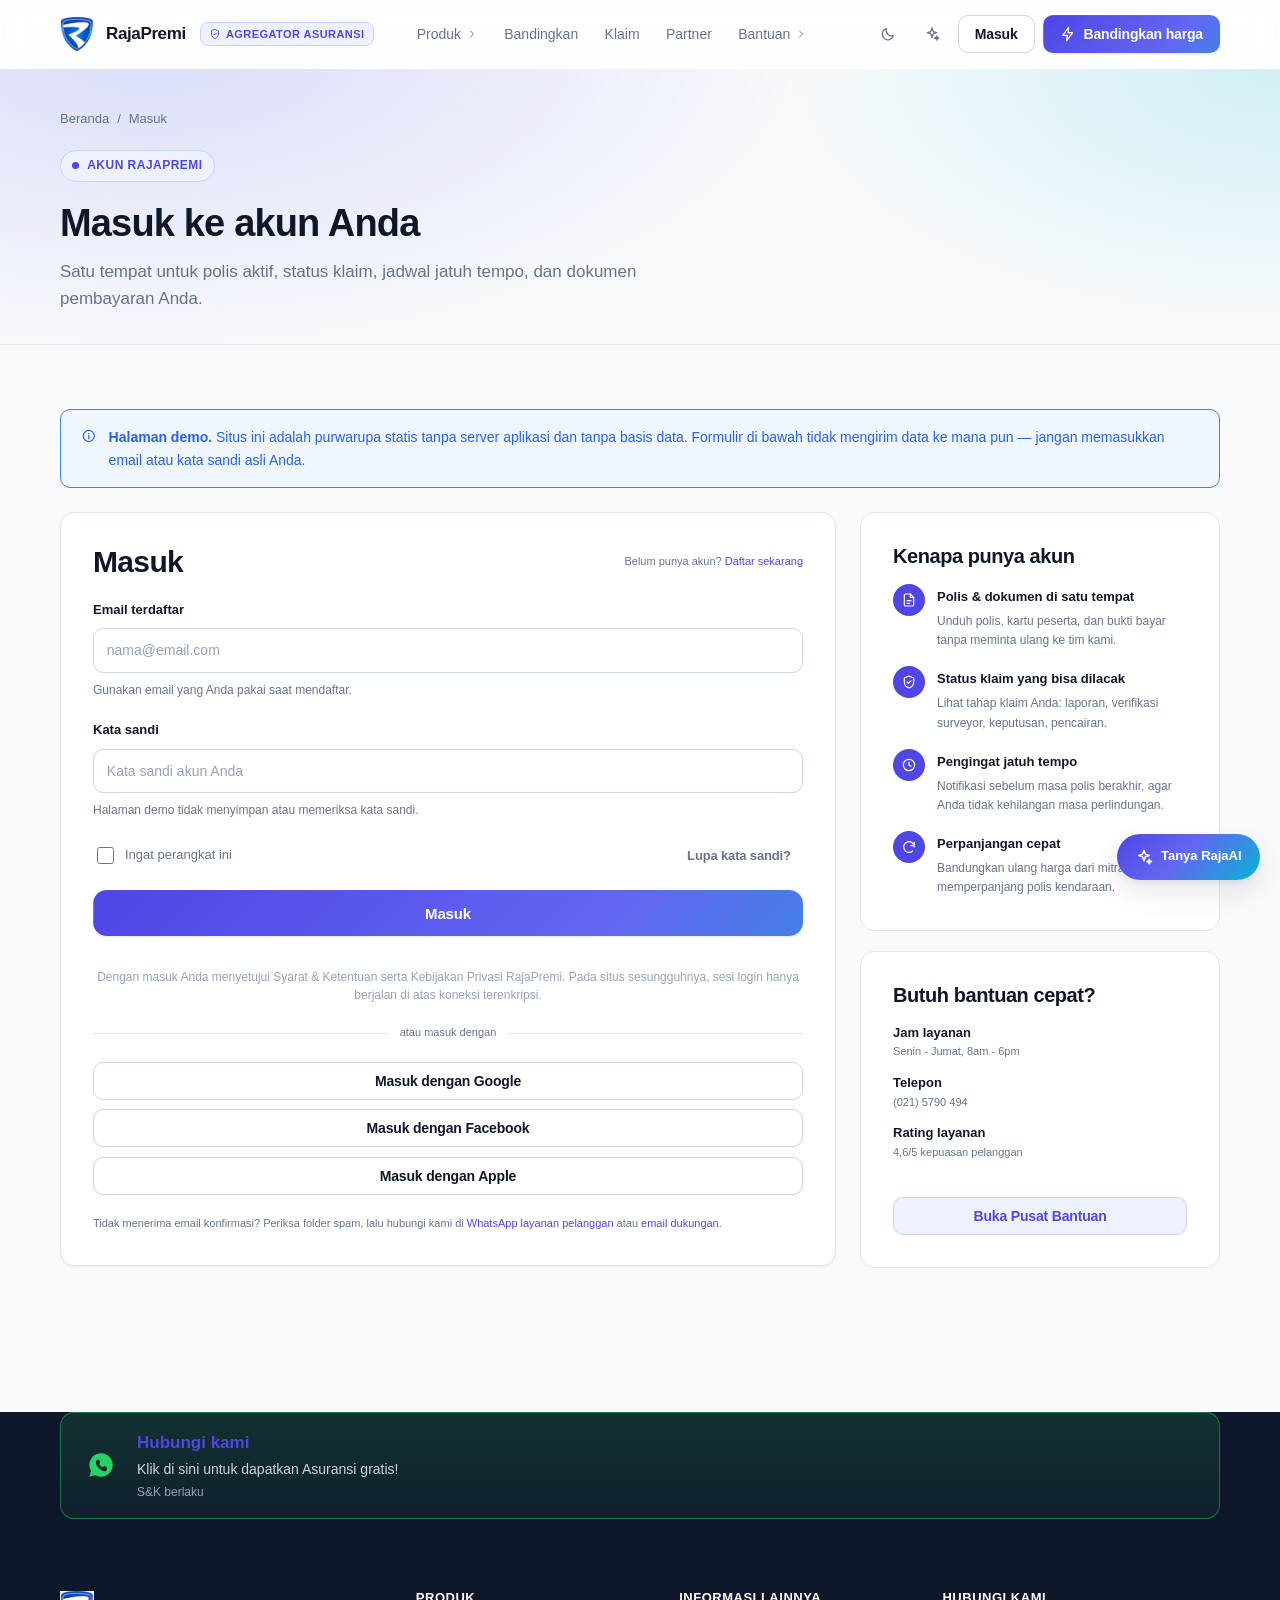
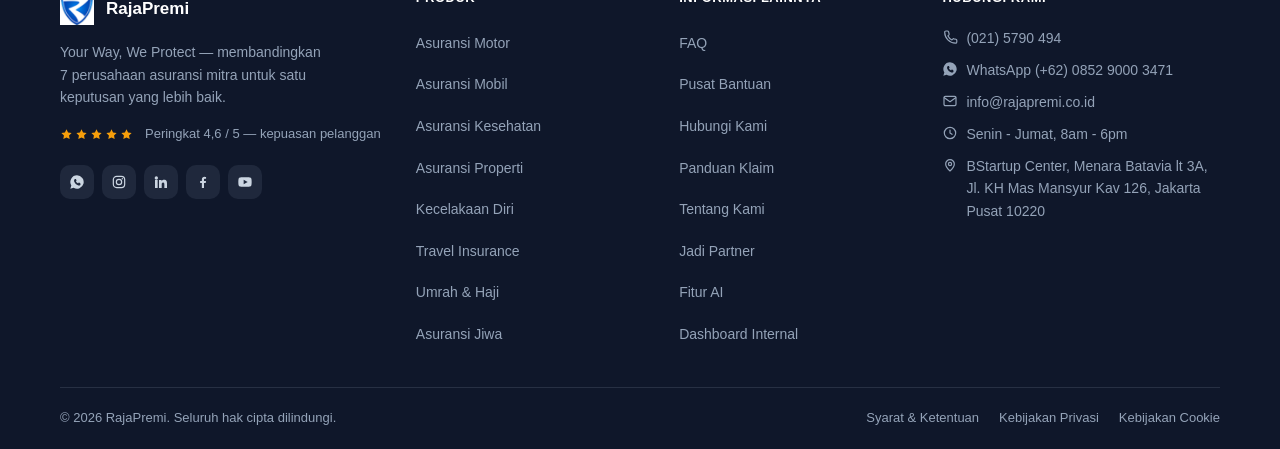
<file: masuk.html>
<!DOCTYPE html>
<html lang="id">
<head>
<meta charset="utf-8">
<meta name="viewport" content="width=device-width, initial-scale=1">
<title>Masuk Akun — RajaPremi | Pantau polis, klaim, dan tagihan Anda</title>
<meta name="description" content="Masuk ke akun RajaPremi untuk melihat polis aktif, status klaim, dan tagihan premi Anda dalam satu halaman. Halaman demo statis: tidak ada kredensial yang dikirim.">
<meta name="theme-color" content="#4338ca">
<link rel="canonical" href="https://pljkt.github.io/rajapremi-modern/masuk.html">
<meta name="robots" content="noindex, follow">
<meta property="og:type" content="website">
<meta property="og:title" content="Masuk Akun — RajaPremi">
<meta property="og:description" content="Pantau polis, klaim, dan tagihan premi RajaPremi dalam satu halaman.">
<link rel="icon" href="assets/img/brand/favicon.ico" sizes="any">
<link rel="icon" type="image/png" sizes="32x32" href="assets/img/brand/favicon-32x32.png">
<link rel="apple-touch-icon" href="assets/img/brand/apple-touch-icon.png">
<link rel="stylesheet" href="assets/css/tokens.css">
<link rel="stylesheet" href="assets/css/base.css">
<link rel="stylesheet" href="assets/css/components.css">
<link rel="stylesheet" href="assets/css/product.css">
<script type="application/ld+json">
{"@context":"https://schema.org","@type":"WebPage","name":"Masuk Akun RajaPremi","url":"https://pljkt.github.io/rajapremi-modern/masuk.html","description":"Halaman masuk akun RajaPremi (demo statis tanpa backend).","isPartOf":{"@type":"WebSite","name":"RajaPremi","url":"https://pljkt.github.io/rajapremi-modern/"}}
</script>
<style>
  /* Khusus halaman Masuk: dua kolom (formulir + daftar manfaat). */
  .auth-grid {display: grid; grid-template-columns: minmax(0,1fr) 360px; gap: var(--s-6); align-items: start;}
  .auth-aside {display: flex; flex-direction: column; gap: var(--s-5);}
  .auth-list {list-style: none; margin: 0; padding: 0; display: flex; flex-direction: column; gap: var(--s-4);}
  .auth-list li {display: flex; gap: var(--s-3); align-items: flex-start;}
  .auth-list p {margin: var(--s-1) 0 0; color: var(--text-muted); font-size: var(--fs-xs);}
  .auth-list strong {font-size: var(--fs-sm);}
  .auth-ico {display: inline-flex; align-items: center; justify-content: center; width: 2rem; height: 2rem; border-radius: 50%; background: var(--primary); color: #fff; flex: none;}
  .auth-ico svg {width: 1rem; height: 1rem;}
  .auth-sep {display: flex; align-items: center; gap: var(--s-3); margin: var(--s-5) 0; color: var(--text-muted); font-size: var(--fs-2xs);}
  .auth-sep::before, .auth-sep::after {content: ""; height: 1px; background: rgba(15,23,42,.12); flex: 1;}
  .auth-top {display: flex; align-items: center; justify-content: space-between; gap: var(--s-3); flex-wrap: wrap;}
  .auth-note {font-size: var(--fs-2xs); color: var(--text-muted);}
  @media (max-width: 900px) {.auth-grid {grid-template-columns: 1fr;}}
</style>
</head>
<body>
<a class="skip-link" href="#main">Lompat ke konten utama</a>

<div id="site-header"></div>

<main id="main">

  <!-- ============ Kepala halaman ============ -->
  <section class="page-head">
    <div class="container">
      <nav class="breadcrumb" aria-label="Remah roti">
        <a href="index.html">Beranda</a>
        <span>/</span>
        <span>Masuk</span>
      </nav>
      <span class="eyebrow"><span class="dot"></span> Akun RajaPremi</span>
      <h1>Masuk ke akun Anda</h1>
      <p>
        Satu tempat untuk polis aktif, status klaim, jadwal jatuh tempo, dan dokumen pembayaran Anda.
      </p>
    </div>
  </section>

  <section class="section" id="form-masuk">
    <div class="container">
      <div class="alert alert-info" id="demoNotice" role="note" style="margin-bottom:var(--s-6)">
        <span data-ico="info" aria-hidden="true"></span>
        <div>
          <strong>Halaman demo.</strong> Situs ini adalah purwarupa statis tanpa server aplikasi dan tanpa basis data.
          Formulir di bawah tidak mengirim data ke mana pun — jangan memasukkan email atau kata sandi asli Anda.
        </div>
      </div>

      <div class="auth-grid">
        <div class="card card-pad-lg">
          <div class="auth-top">
            <h2 style="margin:0">Masuk</h2>
            <span class="auth-note">Belum punya akun? <a href="daftar.html">Daftar sekarang</a></span>
          </div>

          <form id="masukForm" novalidate style="margin-top:var(--s-5)">
            <div class="stack" style="gap:var(--s-5)">
              <div class="field">
                <label class="field-label" for="msEmail">Email terdaftar</label>
                <input class="input" type="email" id="msEmail" name="email" autocomplete="off"
                       placeholder="nama@email.com" aria-describedby="msEmailHint">
                <p class="field-hint" id="msEmailHint">Gunakan email yang Anda pakai saat mendaftar.</p>
              </div>

              <div class="field">
                <label class="field-label" for="msSandi">Kata sandi</label>
                <input class="input" type="password" id="msSandi" name="password" autocomplete="off"
                       placeholder="Kata sandi akun Anda" aria-describedby="msSandiHint">
                <p class="field-hint" id="msSandiHint">Halaman demo tidak menyimpan atau memeriksa kata sandi.</p>
              </div>

              <div class="row" style="align-items:center;justify-content:space-between;gap:.6rem;flex-wrap:wrap">
                <label class="checkline">
                  <input type="checkbox" id="msIngat" name="ingat">
                  <span>Ingat perangkat ini</span>
                </label>
                <button type="button" class="btn btn-ghost btn-sm" id="msLupa">Lupa kata sandi?</button>
              </div>

              <button type="submit" class="btn btn-primary btn-block btn-lg" id="masukSubmit">Masuk</button>
              <p class="form-foot field-note">
                Dengan masuk Anda menyetujui Syarat &amp; Ketentuan serta Kebijakan Privasi RajaPremi. Pada situs
                sesungguhnya, sesi login hanya berjalan di atas koneksi terenkripsi.
              </p>
            </div>
          </form>

          <div class="auth-sep">atau masuk dengan</div>

          <div class="stack" style="gap:.6rem">
            <button type="button" class="btn btn-secondary btn-block" data-sosial="Google">Masuk dengan Google</button>
            <button type="button" class="btn btn-secondary btn-block" data-sosial="Facebook">Masuk dengan Facebook</button>
            <button type="button" class="btn btn-secondary btn-block" data-sosial="Apple">Masuk dengan Apple</button>
          </div>

          <p class="auth-note" style="margin-top:var(--s-5)">
            Tidak menerima email konfirmasi? Periksa folder spam, lalu hubungi kami di
            <a id="msWa" href="bantuan.html">WhatsApp layanan pelanggan</a> atau <a id="msEmailLink" href="bantuan.html">email dukungan</a>.
          </p>
        </div>

        <aside class="auth-aside">
          <div class="card card-flat card-pad-lg">
            <h3>Kenapa punya akun</h3>
            <ul class="auth-list" style="margin-top:var(--s-4)">
              <li>
                <span class="auth-ico" data-ico="doc" aria-hidden="true"></span>
                <div>
                  <strong>Polis &amp; dokumen di satu tempat</strong>
                  <p>Unduh polis, kartu peserta, dan bukti bayar tanpa meminta ulang ke tim kami.</p>
                </div>
              </li>
              <li>
                <span class="auth-ico" data-ico="shield" aria-hidden="true"></span>
                <div>
                  <strong>Status klaim yang bisa dilacak</strong>
                  <p>Lihat tahap klaim Anda: laporan, verifikasi surveyor, keputusan, pencairan.</p>
                </div>
              </li>
              <li>
                <span class="auth-ico" data-ico="clock" aria-hidden="true"></span>
                <div>
                  <strong>Pengingat jatuh tempo</strong>
                  <p>Notifikasi sebelum masa polis berakhir, agar Anda tidak kehilangan masa perlindungan.</p>
                </div>
              </li>
              <li>
                <span class="auth-ico" data-ico="refresh" aria-hidden="true"></span>
                <div>
                  <strong>Perpanjangan cepat</strong>
                  <p>Bandungkan ulang harga dari mitra kami saat memperpanjang polis kendaraan.</p>
                </div>
              </li>
            </ul>
          </div>

          <div class="card card-flat card-pad-lg">
            <h3>Butuh bantuan cepat?</h3>
            <dl class="stack" style="gap:var(--s-3);margin-top:var(--s-4)">
              <div>
                <dt class="field-label">Jam layanan</dt>
                <dd class="auth-note" style="margin:0" id="msHours">Senin–Jumat 08.30–17.30 WIB</dd>
              </div>
              <div>
                <dt class="field-label">Telepon</dt>
                <dd class="auth-note" style="margin:0" id="msPhone">(021) 5790 494</dd>
              </div>
              <div>
                <dt class="field-label">Rating layanan</dt>
                <dd class="auth-note" style="margin:0"><span id="msRating">4,6</span>/5 kepuasan pelanggan</dd>
              </div>
            </dl>
            <a class="btn btn-soft btn-block" href="bantuan.html" style="margin-top:var(--s-5)">Buka Pusat Bantuan</a>
          </div>
        </aside>
      </div>
    </div>
  </section>

</main>

<div id="site-footer"></div>

<script src="assets/js/data.js"></script>
<script src="assets/js/app.js"></script>
<script src="assets/js/quote.js"></script>
<script src="assets/js/ai.js"></script>
<script>
(function () {
  var D = window.RPData, RP = window.RP, C = D.CONFIG;
  var PESAN = 'Demo: tidak ada data yang dikirim atau disimpan. Halaman ini statis tanpa server aplikasi.';

  document.querySelectorAll('[data-ico]').forEach(function (el) {
    el.innerHTML = D.ICONS[el.getAttribute('data-ico')] || '';
  });

  function set(id, text) { var el = document.getElementById(id); if (el) el.textContent = text; }
  set('msHours', C.hours);
  set('msPhone', C.phone);
  set('msRating', String(C.csRating).replace('.', ','));

  var wa = document.getElementById('msWa');
  if (wa) { wa.href = C.waLink; wa.target = '_blank'; wa.rel = 'noopener'; wa.textContent = 'WhatsApp layanan pelanggan'; }
  var mail = document.getElementById('msEmailLink');
  if (mail) { mail.href = 'mailto:' + C.email; mail.textContent = 'email dukungan'; }

  /* Formulir demo: tidak pernah dikirim ke mana pun. */
  var form = document.getElementById('masukForm');
  if (form) form.addEventListener('submit', function (e) {
    e.preventDefault();
    var email = (document.getElementById('msEmail') || {}).value || '';
    var sandi = (document.getElementById('msSandi') || {}).value || '';
    if (!email.trim() || !sandi.trim()) {
      RP.toast('Lengkapi email dan kata sandi terlebih dahulu (data tidak dikirim ke mana pun).', 'warn', 5200);
      return;
    }
    RP.toast(PESAN, 'success', 6000);
  });

  var lupa = document.getElementById('msLupa');
  if (lupa) lupa.addEventListener('click', function () {
    RP.toast('Pemulihan kata sandi hanya tersedia di situs asli. Demo ini tidak mengirim email apa pun.', 'info', 5600);
  });

  document.querySelectorAll('[data-sosial]').forEach(function (btn) {
    btn.addEventListener('click', function () {
      RP.toast('Masuk dengan ' + btn.getAttribute('data-sosial') + ' tidak aktif pada demo ini. ' + PESAN, 'info', 5600);
    });
  });
})();
</script>
</body>
</html>
</file>
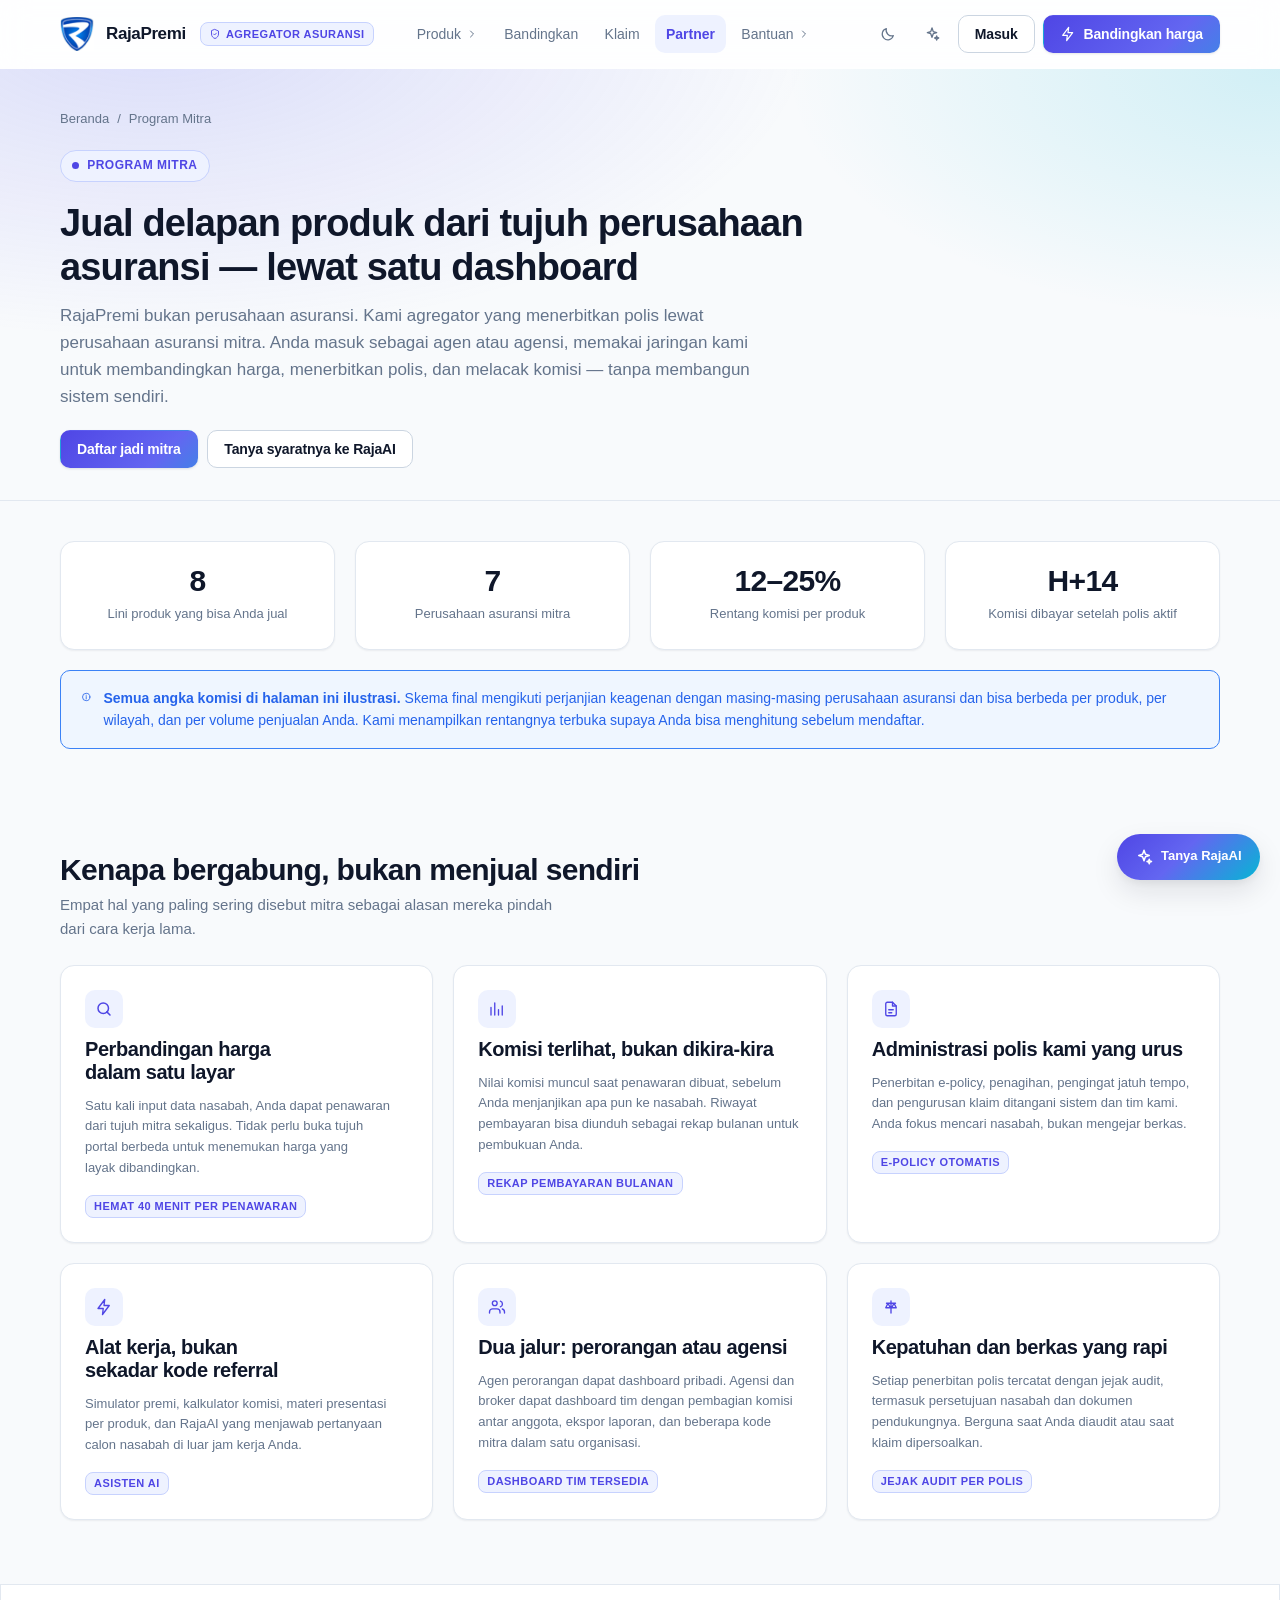
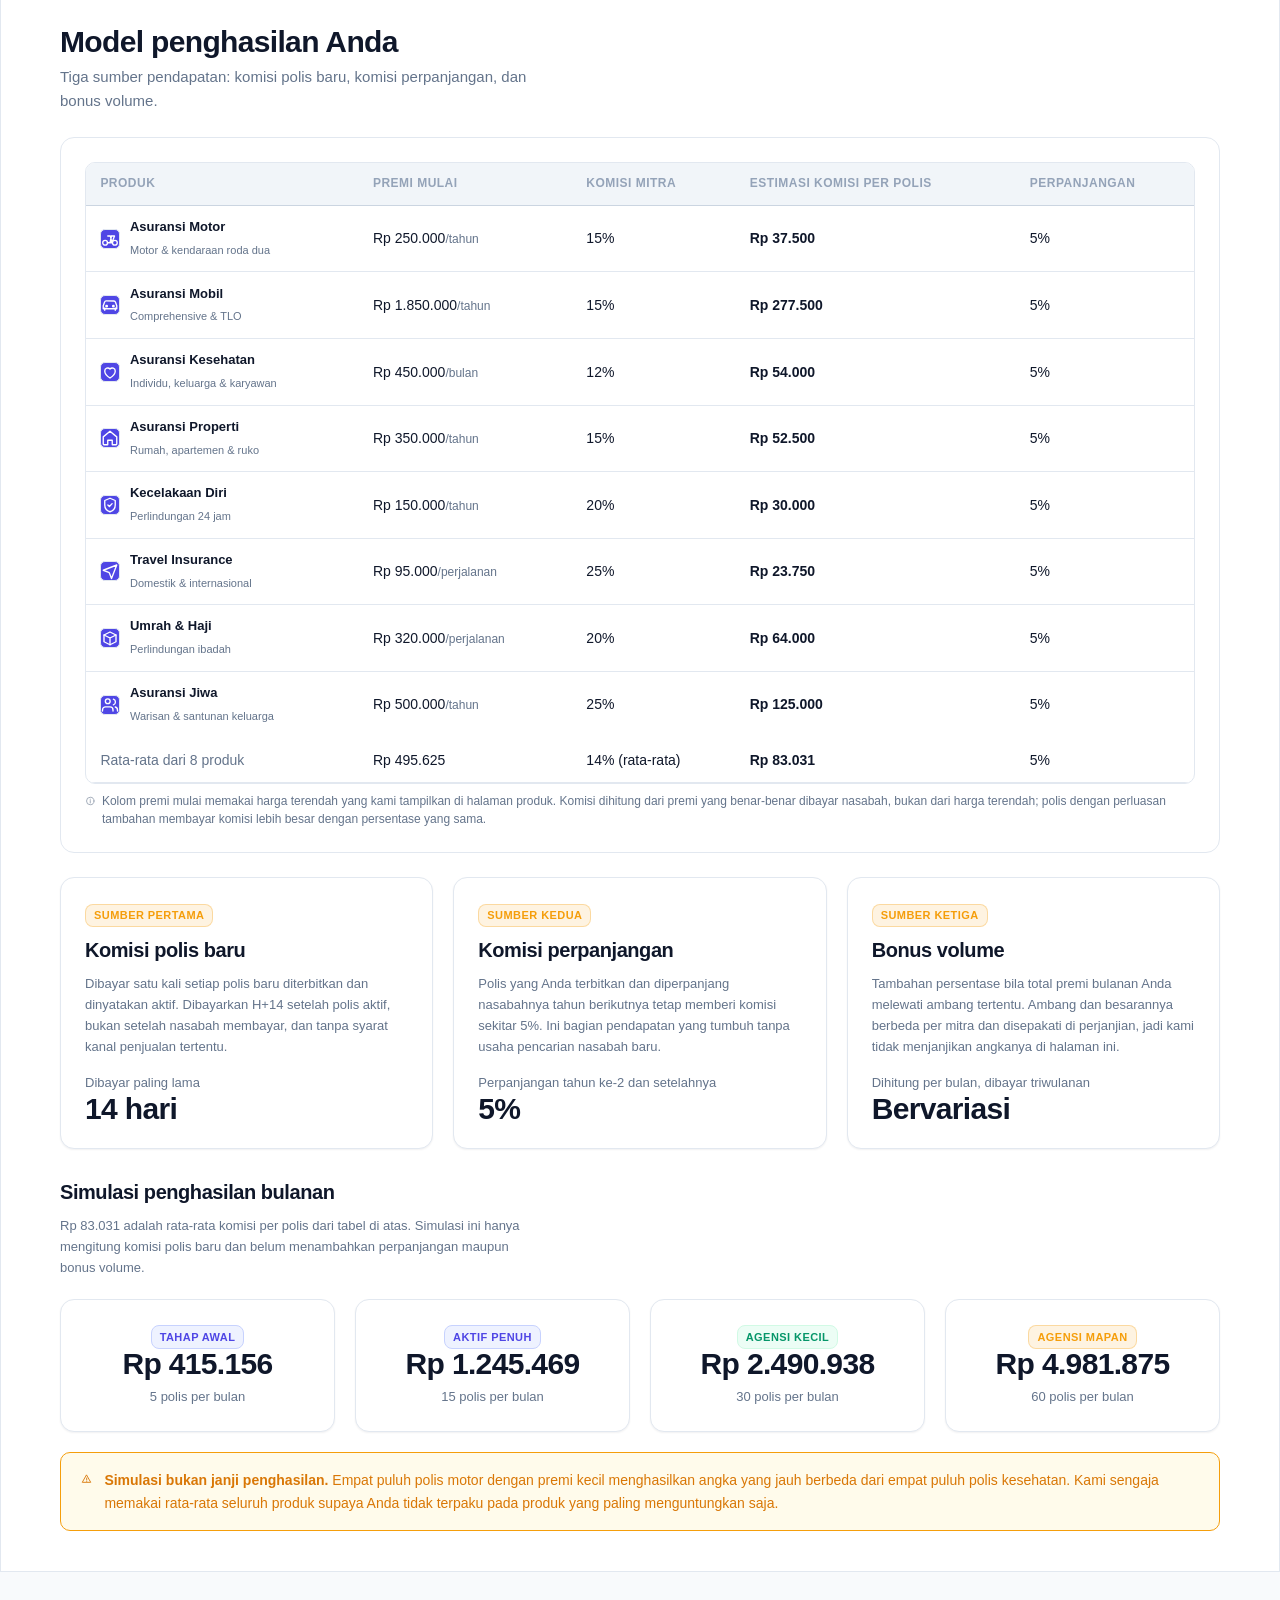
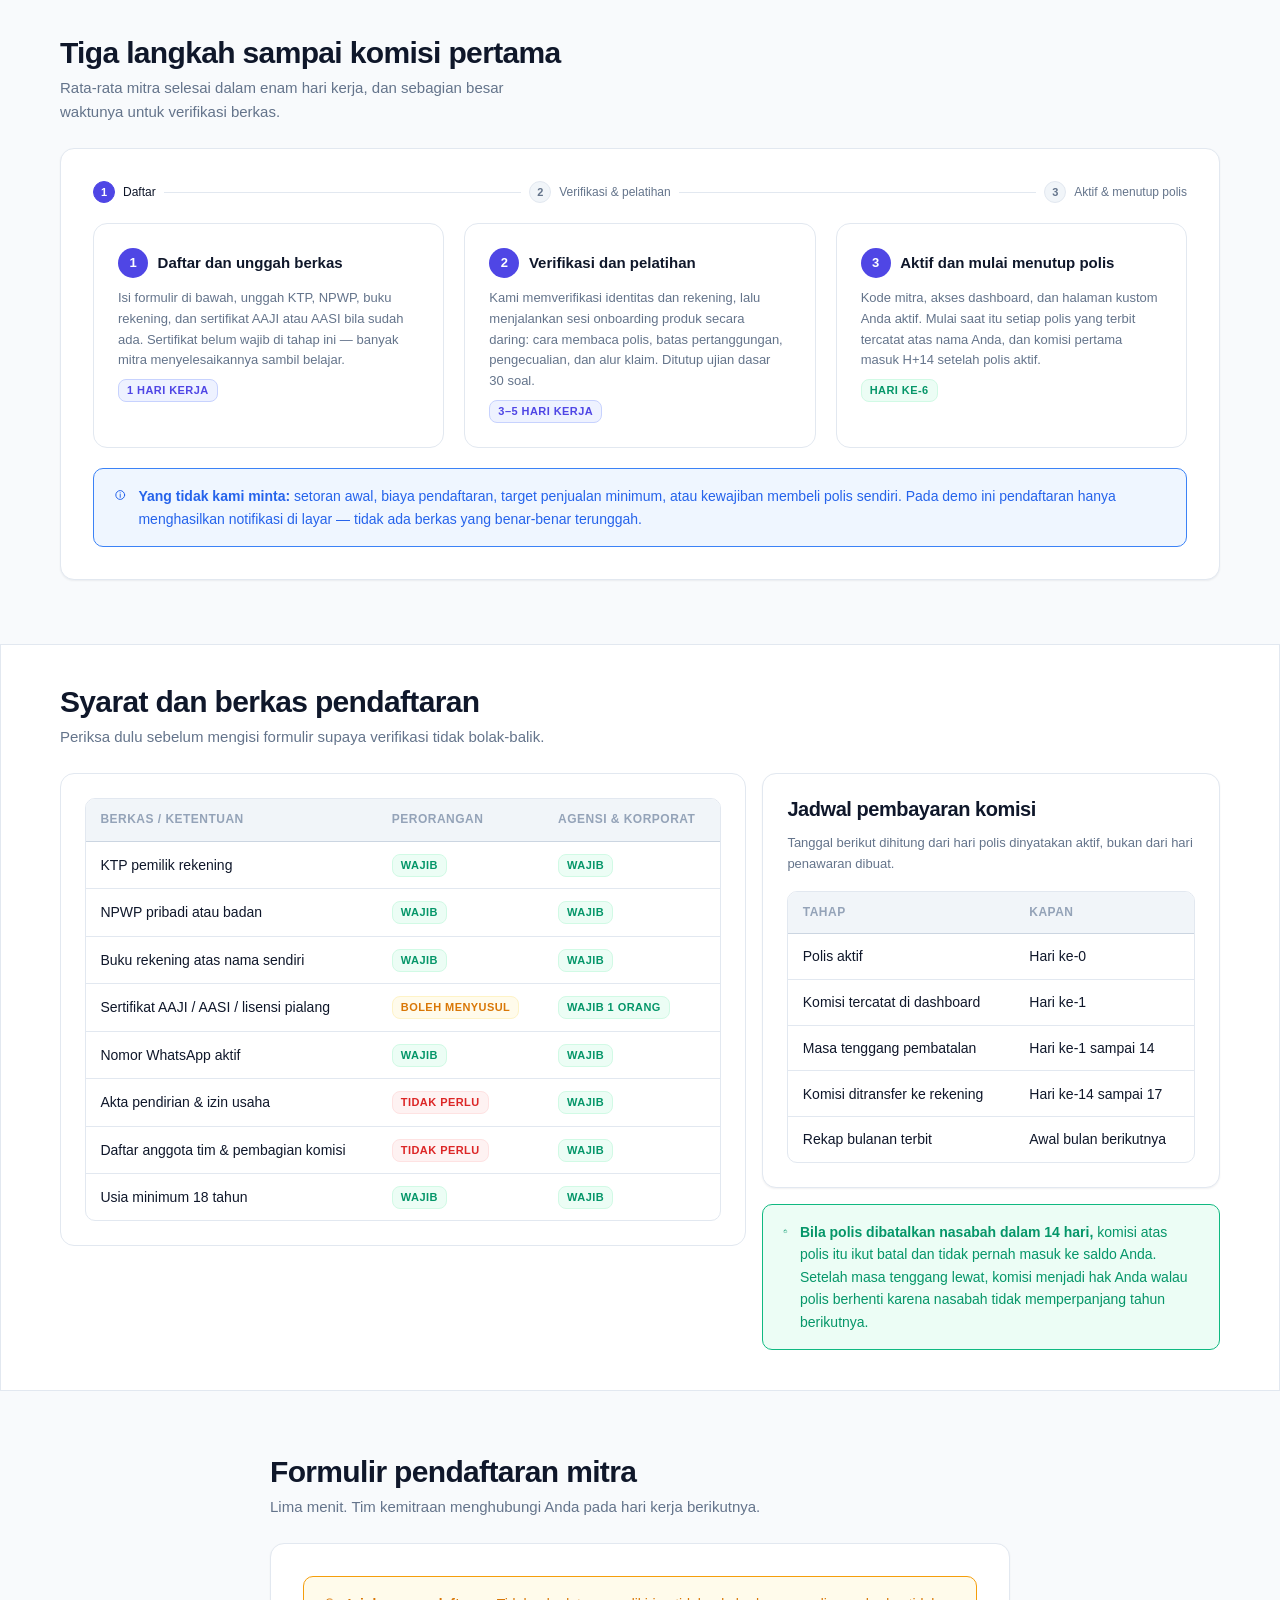
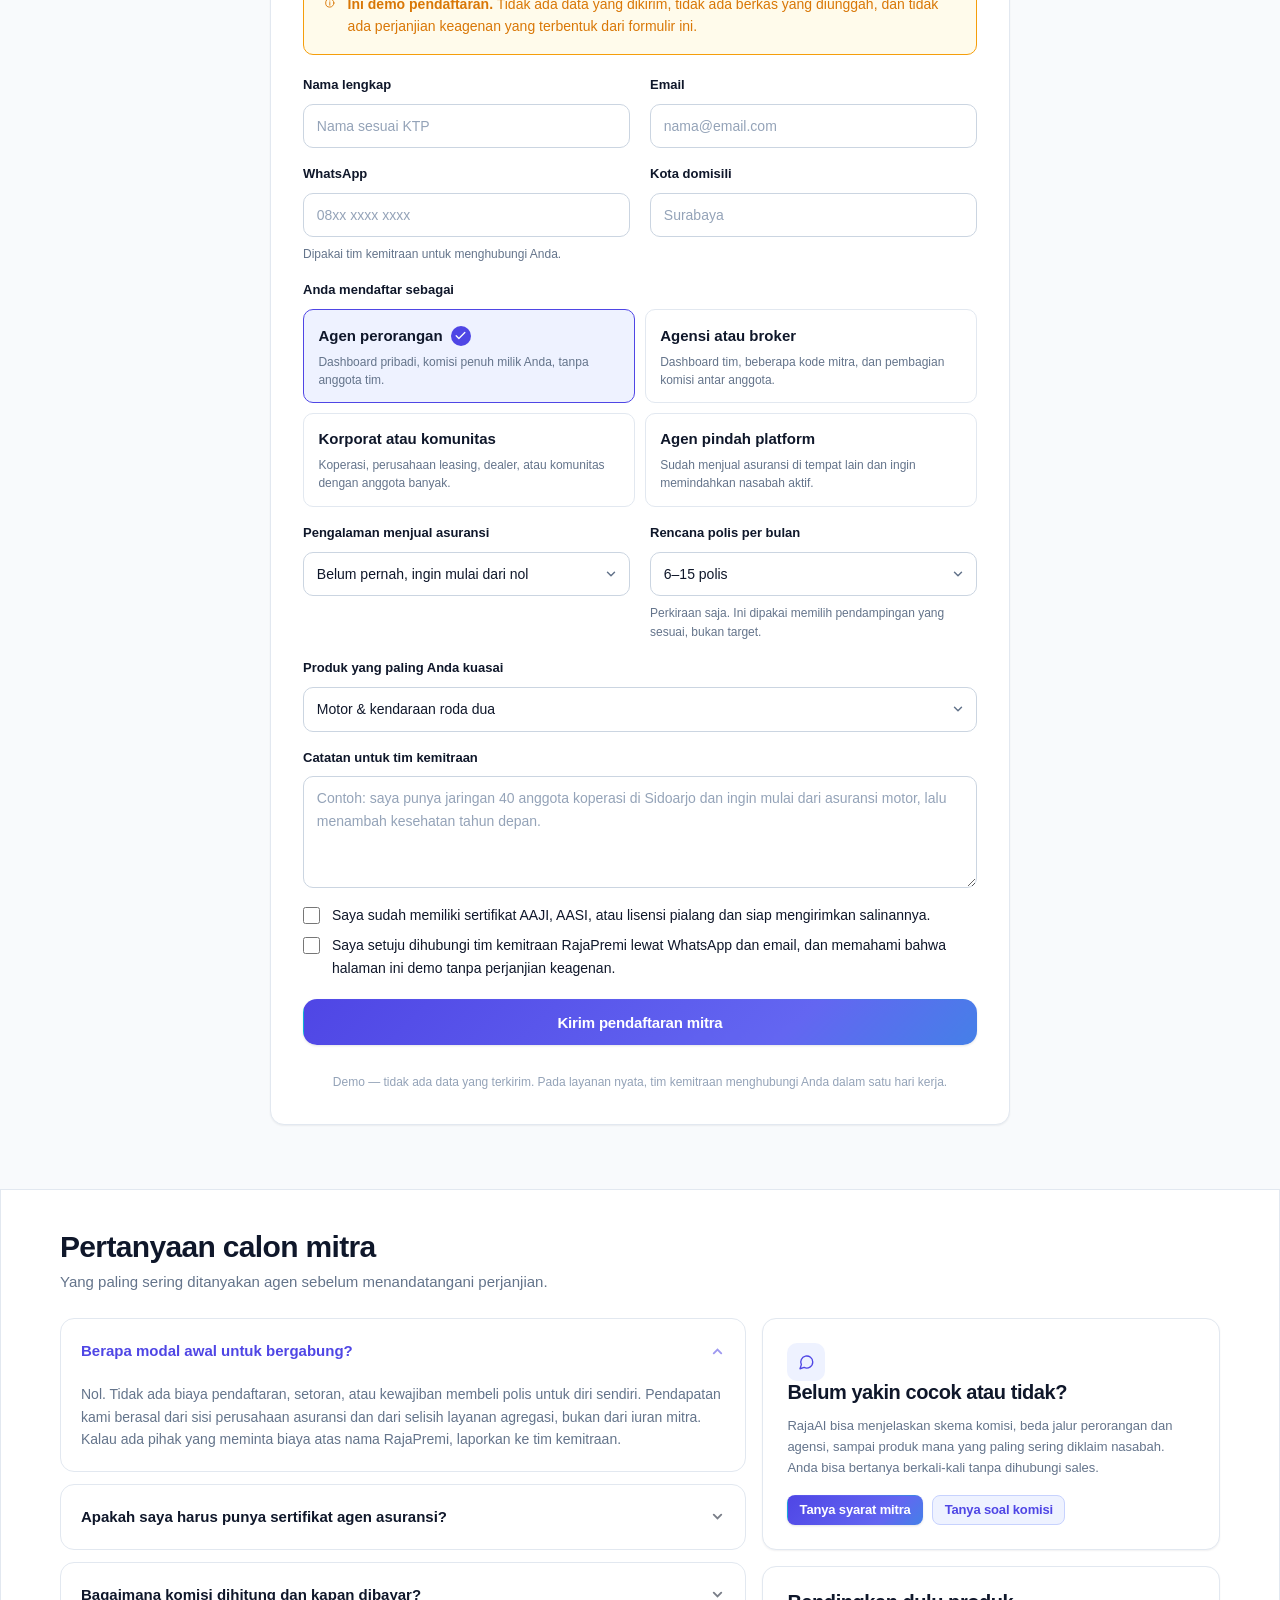
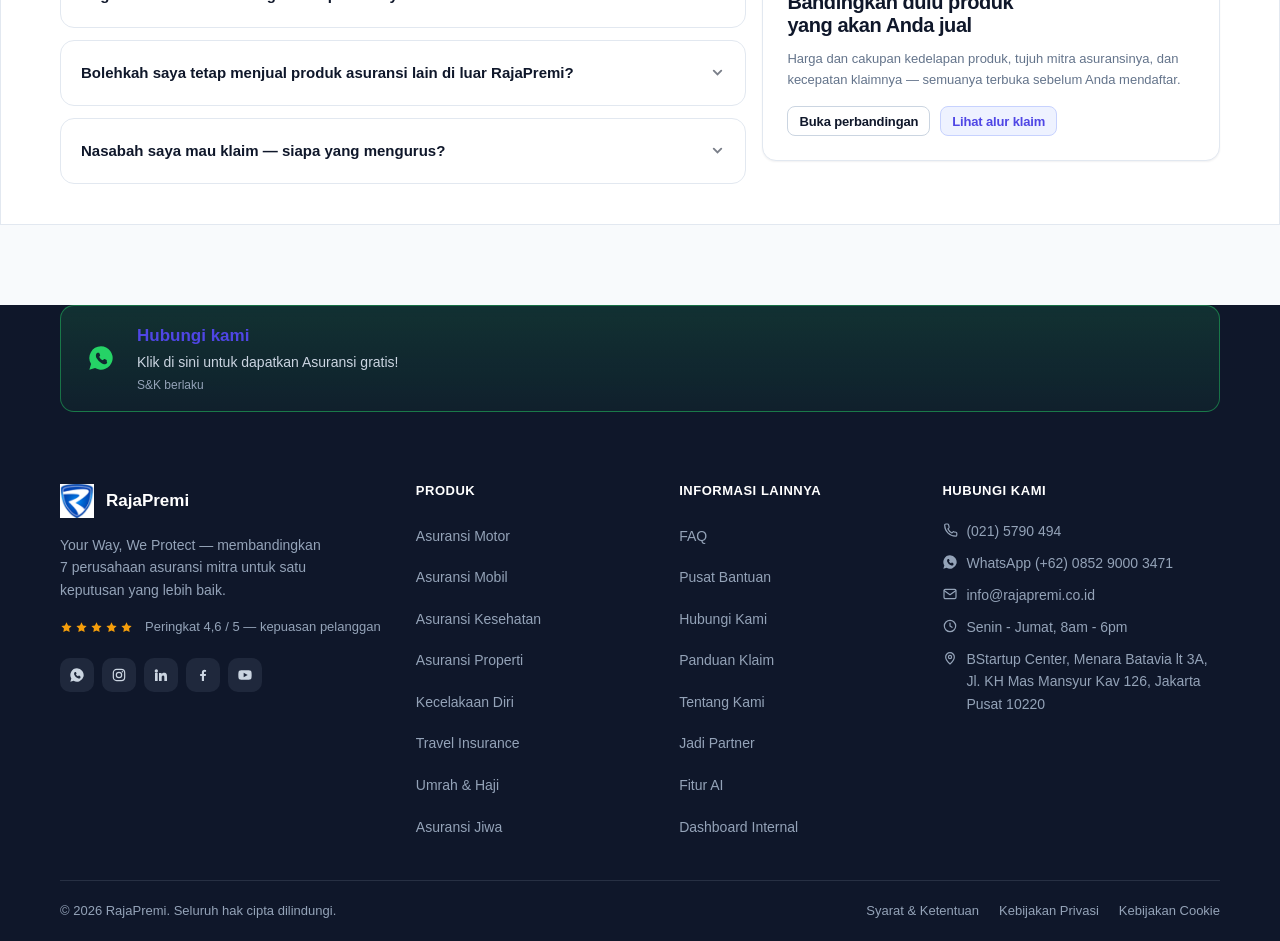
<file: partner.html>
<!DOCTYPE html>
<html lang="id">
<head>
<meta charset="utf-8">
<meta name="viewport" content="width=device-width, initial-scale=1">
<title>Program Mitra — jadi agen asuransi RajaPremi | Komisi &amp; cara daftar</title>
<meta name="description" content="Rekrutmen mitra RajaPremi: model komisi per produk, simulasi penghasilan, tiga langkah onboarding, syarat berkas, dan formulir pendaftaran agen asuransi.">
<meta name="theme-color" content="#4338ca">
<link rel="canonical" href="https://pljkt.github.io/rajapremi-modern/partner.html">
<meta property="og:type" content="website">
<meta property="og:title" content="Program Mitra RajaPremi — jual 8 produk, 7 mitra, satu dashboard">
<meta property="og:description" content="Komisi transparan per produk, onboarding tiga langkah, dan formulir pendaftaran agen asuransi.">
<link rel="icon" href="assets/img/brand/favicon.ico" sizes="any">
<link rel="icon" type="image/png" sizes="32x32" href="assets/img/brand/favicon-32x32.png">
<link rel="apple-touch-icon" href="assets/img/brand/apple-touch-icon.png">
<link rel="stylesheet" href="assets/css/tokens.css">
<link rel="stylesheet" href="assets/css/base.css">
<link rel="stylesheet" href="assets/css/components.css">
<link rel="stylesheet" href="assets/css/product.css">
<style>
  /* hanya tata letak khusus halaman mitra */
  .partner-card { display: flex; flex-direction: column; }
  .partner-card .feature-ico { margin-bottom: .6rem; }
  .tier-grid { display: grid; grid-template-columns: repeat(auto-fit, minmax(230px, 1fr)); gap: var(--s-5); }
  .tier-rate { font-variant-numeric: tabular-nums; }
  .partner-num { display: inline-flex; align-items: center; justify-content: center; width: 30px; height: 30px;
    border-radius: var(--r-full); background: var(--primary); color: #fff; font-weight: var(--fw-black);
    font-size: var(--fs-sm); flex: none; }
  .partner-stage { display: flex; flex-direction: column; }
</style>

<script type="application/ld+json">
{"@context":"https://schema.org","@type":"InsuranceAgency","name":"RajaPremi","url":"https://www.rajapremi.com/","description":"Agregator asuransi yang membandingkan produk dari 7 perusahaan asuransi mitra.","aggregateRating":{"@type":"AggregateRating","ratingValue":"4.6"}}
</script>
</head>
<body>
<a class="skip-link" href="#main">Lompat ke konten</a>
<div id="site-header"></div>

<main id="main">

  <!-- ================= PAGE HEAD ================= -->
  <section class="page-head">
    <div class="container">
      <nav class="breadcrumb" aria-label="Remah roti">
        <a href="index.html">Beranda</a><span>/</span><span>Program Mitra</span>
      </nav>
      <span class="eyebrow"><span class="dot"></span> Program Mitra</span>
      <h1>Jual delapan produk dari tujuh perusahaan asuransi — lewat satu dashboard</h1>
      <p class="muted" style="max-width:74ch;font-size:var(--fs-lg)">
        RajaPremi bukan perusahaan asuransi. Kami agregator yang menerbitkan polis lewat perusahaan asuransi mitra.
        Anda masuk sebagai agen atau agensi, memakai jaringan kami untuk membandingkan harga, menerbitkan polis,
        dan melacak komisi — tanpa membangun sistem sendiri.
      </p>
      <div class="row" style="gap:.6rem;margin-top:var(--s-5);flex-wrap:wrap">
        <a class="btn btn-primary" href="#daftar">Daftar jadi mitra</a>
        <button class="btn btn-secondary" type="button" data-ai-open data-ai-seed="syarat jadi mitra RajaPremi">Tanya syaratnya ke RajaAI</button>
      </div>
    </div>
  </section>

  <!-- ================= ANGKA ================= -->
  <section class="section section-sm">
    <div class="container">
      <div class="grid grid-4">
        <div class="card stat">
          <div class="stat-value" id="statProducts">8</div>
          <div class="stat-label">Lini produk yang bisa Anda jual</div>
        </div>
        <div class="card stat">
          <div class="stat-value" id="statProviders">7</div>
          <div class="stat-label">Perusahaan asuransi mitra</div>
        </div>
        <div class="card stat">
          <div class="stat-value">12–25%</div>
          <div class="stat-label">Rentang komisi per produk</div>
        </div>
        <div class="card stat">
          <div class="stat-value">H+14</div>
          <div class="stat-label">Komisi dibayar setelah polis aktif</div>
        </div>
      </div>

      <div class="alert alert-info" style="margin-top:var(--s-5)">
        <span data-ico="info"></span>
        <div><strong>Semua angka komisi di halaman ini ilustrasi.</strong> Skema final mengikuti perjanjian keagenan
        dengan masing-masing perusahaan asuransi dan bisa berbeda per produk, per wilayah, dan per volume penjualan Anda.
        Kami menampilkan rentangnya terbuka supaya Anda bisa menghitung sebelum mendaftar.</div>
      </div>
    </div>
  </section>

  <!-- ================= VALUE PROPOSITION ================= -->
  <section class="section">
    <div class="container">
      <div class="section-head">
        <div>
          <h2>Kenapa bergabung, bukan menjual sendiri</h2>
          <p>Empat hal yang paling sering disebut mitra sebagai alasan mereka pindah dari cara kerja lama.</p>
        </div>
      </div>

      <div class="grid grid-3">
        <div class="card partner-card">
          <span class="feature-ico" data-ico="search"></span>
          <h3>Perbandingan harga dalam satu layar</h3>
          <p class="muted" style="font-size:var(--fs-sm)">
            Satu kali input data nasabah, Anda dapat penawaran dari tujuh mitra sekaligus. Tidak perlu buka tujuh
            portal berbeda untuk menemukan harga yang layak dibandingkan.
          </p>
          <span class="badge badge-primary" style="align-self:flex-start">Hemat 40 menit per penawaran</span>
        </div>

        <div class="card partner-card">
          <span class="feature-ico" data-ico="chart"></span>
          <h3>Komisi terlihat, bukan dikira-kira</h3>
          <p class="muted" style="font-size:var(--fs-sm)">
            Nilai komisi muncul saat penawaran dibuat, sebelum Anda menjanjikan apa pun ke nasabah. Riwayat pembayaran
            bisa diunduh sebagai rekap bulanan untuk pembukuan Anda.
          </p>
          <span class="badge badge-primary" style="align-self:flex-start">Rekap pembayaran bulanan</span>
        </div>

        <div class="card partner-card">
          <span class="feature-ico" data-ico="doc"></span>
          <h3>Administrasi polis kami yang urus</h3>
          <p class="muted" style="font-size:var(--fs-sm)">
            Penerbitan e-policy, penagihan, pengingat jatuh tempo, dan pengurusan klaim ditangani sistem dan tim kami.
            Anda fokus mencari nasabah, bukan mengejar berkas.
          </p>
          <span class="badge badge-primary" style="align-self:flex-start">E-policy otomatis</span>
        </div>

        <div class="card partner-card">
          <span class="feature-ico" data-ico="bolt"></span>
          <h3>Alat kerja, bukan sekadar kode referral</h3>
          <p class="muted" style="font-size:var(--fs-sm)">
            Simulator premi, kalkulator komisi, materi presentasi per produk, dan RajaAI yang menjawab pertanyaan calon
            nasabah di luar jam kerja Anda.
          </p>
          <span class="badge badge-primary" style="align-self:flex-start">Asisten AI</span>
        </div>

        <div class="card partner-card">
          <span class="feature-ico" data-ico="users"></span>
          <h3>Dua jalur: perorangan atau agensi</h3>
          <p class="muted" style="font-size:var(--fs-sm)">
            Agen perorangan dapat dashboard pribadi. Agensi dan broker dapat dashboard tim dengan pembagian komisi
            antar anggota, ekspor laporan, dan beberapa kode mitra dalam satu organisasi.
          </p>
          <span class="badge badge-primary" style="align-self:flex-start">Dashboard tim tersedia</span>
        </div>

        <div class="card partner-card">
          <span class="feature-ico" data-ico="scale"></span>
          <h3>Kepatuhan dan berkas yang rapi</h3>
          <p class="muted" style="font-size:var(--fs-sm)">
            Setiap penerbitan polis tercatat dengan jejak audit, termasuk persetujuan nasabah dan dokumen pendukungnya.
            Berguna saat Anda diaudit atau saat klaim dipersoalkan.
          </p>
          <span class="badge badge-primary" style="align-self:flex-start">Jejak audit per polis</span>
        </div>
      </div>
    </div>
  </section>

  <!-- ================= MODEL KOMPISI ================= -->
  <section class="section section-sm surface">
    <div class="container">
      <div class="section-head">
        <div>
          <h2>Model penghasilan Anda</h2>
          <p>Tiga sumber pendapatan: komisi polis baru, komisi perpanjangan, dan bonus volume.</p>
        </div>
      </div>

      <div class="card card-flat">
        <div class="table-scroll">
          <table class="table table-tight">
            <thead>
              <tr>
                <th>Produk</th>
                <th>Premi mulai</th>
                <th>Komisi mitra</th>
                <th>Estimasi komisi per polis</th>
                <th>Perpanjangan</th>
              </tr>
            </thead>
            <tbody id="commissionRows"></tbody>
            <tfoot>
              <tr>
                <td class="row-label">Rata-rata dari 8 produk</td>
                <td id="avgPremium">—</td>
                <td id="avgRate">—</td>
                <td><strong id="avgCommission">—</strong></td>
                <td>5%</td>
              </tr>
            </tfoot>
          </table>
        </div>
        <div class="field-note">
          <span data-ico="info"></span>
          Kolom premi mulai memakai harga terendah yang kami tampilkan di halaman produk. Komisi dihitung dari premi
          yang benar-benar dibayar nasabah, bukan dari harga terendah; polis dengan perluasan tambahan membayar komisi
          lebih besar dengan persentase yang sama.
        </div>
      </div>

      <div class="grid grid-3" style="margin-top:var(--s-6)">
        <div class="card">
          <span class="badge badge-gold">Sumber pertama</span>
          <h3 style="margin-top:var(--s-3)">Komisi polis baru</h3>
          <p class="muted" style="font-size:var(--fs-sm)">
            Dibayar satu kali setiap polis baru diterbitkan dan dinyatakan aktif. Dibayarkan H+14 setelah polis aktif,
            bukan setelah nasabah membayar, dan tanpa syarat kanal penjualan tertentu.
          </p>
          <div class="kpi-label">Dibayar paling lama</div>
          <div class="stat-value">14 hari</div>
        </div>
        <div class="card">
          <span class="badge badge-gold">Sumber kedua</span>
          <h3 style="margin-top:var(--s-3)">Komisi perpanjangan</h3>
          <p class="muted" style="font-size:var(--fs-sm)">
            Polis yang Anda terbitkan dan diperpanjang nasabahnya tahun berikutnya tetap memberi komisi sekitar 5%.
            Ini bagian pendapatan yang tumbuh tanpa usaha pencarian nasabah baru.
          </p>
          <div class="kpi-label">Perpanjangan tahun ke-2 dan setelahnya</div>
          <div class="stat-value">5%</div>
        </div>
        <div class="card">
          <span class="badge badge-gold">Sumber ketiga</span>
          <h3 style="margin-top:var(--s-3)">Bonus volume</h3>
          <p class="muted" style="font-size:var(--fs-sm)">
            Tambahan persentase bila total premi bulanan Anda melewati ambang tertentu. Ambang dan besarannya berbeda
            per mitra dan disepakati di perjanjian, jadi kami tidak menjanjikan angkanya di halaman ini.
          </p>
          <div class="kpi-label">Dihitung per bulan, dibayar triwulanan</div>
          <div class="stat-value">Bervariasi</div>
        </div>
      </div>

      <h3 style="margin-top:var(--s-8)">Simulasi penghasilan bulanan</h3>
      <p class="muted" style="font-size:var(--fs-sm);max-width:70ch;margin-top:.35rem">
        Rp <span id="avgPerPolicy">0</span> adalah rata-rata komisi per polis dari tabel di atas. Simulasi ini hanya
        mengitung komisi polis baru dan belum menambahkan perpanjangan maupun bonus volume.
      </p>

      <div class="tier-grid" style="margin-top:var(--s-5)">
        <div class="card stat">
          <span class="badge badge-primary">Tahap awal</span>
          <div class="stat-value" id="sim5">—</div>
          <div class="stat-label">5 polis per bulan</div>
        </div>
        <div class="card stat">
          <span class="badge badge-primary">Aktif penuh</span>
          <div class="stat-value" id="sim15">—</div>
          <div class="stat-label">15 polis per bulan</div>
        </div>
        <div class="card stat">
          <span class="badge badge-success">Agensi kecil</span>
          <div class="stat-value" id="sim30">—</div>
          <div class="stat-label">30 polis per bulan</div>
        </div>
        <div class="card stat">
          <span class="badge badge-gold">Agensi mapan</span>
          <div class="stat-value" id="sim60">—</div>
          <div class="stat-label">60 polis per bulan</div>
        </div>
      </div>

      <div class="alert alert-warn" style="margin-top:var(--s-5)">
        <span data-ico="warn"></span>
        <div><strong>Simulasi bukan janji penghasilan.</strong> Empat puluh polis motor dengan premi kecil menghasilkan
        angka yang jauh berbeda dari empat puluh polis kesehatan. Kami sengaja memakai rata-rata seluruh produk
        supaya Anda tidak terpaku pada produk yang paling menguntungkan saja.</div>
      </div>
    </div>
  </section>

  <!-- ================= ONBOARDING 3 LANGKAH ================= -->
  <section class="section">
    <div class="container">
      <div class="section-head">
        <div>
          <h2>Tiga langkah sampai komisi pertama</h2>
          <p>Rata-rata mitra selesai dalam enam hari kerja, dan sebagian besar waktunya untuk verifikasi berkas.</p>
        </div>
      </div>

      <div class="card card-pad-lg">
        <div class="steps">
          <span class="step is-active"><span class="step-num">1</span> Daftar</span>
          <span class="step-line"></span>
          <span class="step"><span class="step-num">2</span> Verifikasi &amp; pelatihan</span>
          <span class="step-line"></span>
          <span class="step"><span class="step-num">3</span> Aktif &amp; menutup polis</span>
        </div>

        <div class="grid grid-3" style="margin-top:var(--s-5)">
          <div class="card card-flat partner-stage">
            <div class="row" style="gap:.6rem;align-items:center">
              <span class="partner-num">1</span>
              <strong>Daftar dan unggah berkas</strong>
            </div>
            <p class="muted" style="font-size:var(--fs-sm);margin:.6rem 0 .5rem">
              Isi formulir di bawah, unggah KTP, NPWP, buku rekening, dan sertifikat AAJI atau AASI bila sudah ada.
              Sertifikat belum wajib di tahap ini — banyak mitra menyelesaikannya sambil belajar.
            </p>
            <span class="badge badge-primary" style="align-self:flex-start">1 hari kerja</span>
          </div>

          <div class="card card-flat partner-stage">
            <div class="row" style="gap:.6rem;align-items:center">
              <span class="partner-num">2</span>
              <strong>Verifikasi dan pelatihan</strong>
            </div>
            <p class="muted" style="font-size:var(--fs-sm);margin:.6rem 0 .5rem">
              Kami memverifikasi identitas dan rekening, lalu menjalankan sesi onboarding produk secara daring:
              cara membaca polis, batas pertanggungan, pengecualian, dan alur klaim. Ditutup ujian dasar 30 soal.
            </p>
            <span class="badge badge-primary" style="align-self:flex-start">3–5 hari kerja</span>
          </div>

          <div class="card card-flat partner-stage">
            <div class="row" style="gap:.6rem;align-items:center">
              <span class="partner-num">3</span>
              <strong>Aktif dan mulai menutup polis</strong>
            </div>
            <p class="muted" style="font-size:var(--fs-sm);margin:.6rem 0 .5rem">
              Kode mitra, akses dashboard, dan halaman kustom Anda aktif. Mulai saat itu setiap polis yang terbit
              tercatat atas nama Anda, dan komisi pertama masuk H+14 setelah polis aktif.
            </p>
            <span class="badge badge-success" style="align-self:flex-start">Hari ke-6</span>
          </div>
        </div>

        <div class="alert alert-info" style="margin-top:var(--s-5)">
          <span data-ico="info"></span>
          <div><strong>Yang tidak kami minta:</strong> setoran awal, biaya pendaftaran, target penjualan minimum,
          atau kewajiban membeli polis sendiri. Pada demo ini pendaftaran hanya menghasilkan notifikasi di layar —
          tidak ada berkas yang benar-benar terunggah.</div>
        </div>
      </div>
    </div>
  </section>

  <!-- ================= SYARAT ================= -->
  <section class="section section-sm surface">
    <div class="container">
      <div class="section-head">
        <div>
          <h2>Syarat dan berkas pendaftaran</h2>
          <p>Periksa dulu sebelum mengisi formulir supaya verifikasi tidak bolak-balik.</p>
        </div>
      </div>

      <div class="two-col">
        <div class="card card-flat">
          <div class="table-scroll">
            <table class="table table-tight">
              <thead><tr><th>Berkas / ketentuan</th><th>Perorangan</th><th>Agensi &amp; korporat</th></tr></thead>
              <tbody>
                <tr><td>KTP pemilik rekening</td><td><span class="badge badge-success">Wajib</span></td><td><span class="badge badge-success">Wajib</span></td></tr>
                <tr><td>NPWP pribadi atau badan</td><td><span class="badge badge-success">Wajib</span></td><td><span class="badge badge-success">Wajib</span></td></tr>
                <tr><td>Buku rekening atas nama sendiri</td><td><span class="badge badge-success">Wajib</span></td><td><span class="badge badge-success">Wajib</span></td></tr>
                <tr><td>Sertifikat AAJI / AASI / lisensi pialang</td><td><span class="badge badge-warn">Boleh menyusul</span></td><td><span class="badge badge-success">Wajib 1 orang</span></td></tr>
                <tr><td>Nomor WhatsApp aktif</td><td><span class="badge badge-success">Wajib</span></td><td><span class="badge badge-success">Wajib</span></td></tr>
                <tr><td>Akta pendirian &amp; izin usaha</td><td><span class="badge badge-danger">Tidak perlu</span></td><td><span class="badge badge-success">Wajib</span></td></tr>
                <tr><td>Daftar anggota tim &amp; pembagian komisi</td><td><span class="badge badge-danger">Tidak perlu</span></td><td><span class="badge badge-success">Wajib</span></td></tr>
                <tr><td>Usia minimum 18 tahun</td><td><span class="badge badge-success">Wajib</span></td><td><span class="badge badge-success">Wajib</span></td></tr>
              </tbody>
            </table>
          </div>
        </div>

        <div>
          <div class="card">
            <h3>Jadwal pembayaran komisi</h3>
            <p class="muted" style="font-size:var(--fs-sm)">
              Tanggal berikut dihitung dari hari polis dinyatakan aktif, bukan dari hari penawaran dibuat.
            </p>
            <div class="table-scroll" style="margin-top:var(--s-4)">
              <table class="table table-tight">
                <thead><tr><th>Tahap</th><th>Kapan</th></tr></thead>
                <tbody>
                  <tr><td>Polis aktif</td><td>Hari ke-0</td></tr>
                  <tr><td>Komisi tercatat di dashboard</td><td>Hari ke-1</td></tr>
                  <tr><td>Masa tenggang pembatalan</td><td>Hari ke-1 sampai 14</td></tr>
                  <tr><td>Komisi ditransfer ke rekening</td><td>Hari ke-14 sampai 17</td></tr>
                  <tr><td>Rekap bulanan terbit</td><td>Awal bulan berikutnya</td></tr>
                </tbody>
              </table>
            </div>
          </div>

          <div class="alert alert-success" style="margin-top:var(--s-4)">
            <span data-ico="lock"></span>
            <div><strong>Bila polis dibatalkan nasabah dalam 14 hari,</strong> komisi atas polis itu ikut batal dan tidak
            pernah masuk ke saldo Anda. Setelah masa tenggang lewat, komisi menjadi hak Anda walau polis berhenti
            karena nasabah tidak memperpanjang tahun berikutnya.</div>
          </div>
        </div>
      </div>
    </div>
  </section>

  <!-- ================= FORMULIR PENDAFTARAN ================= -->
  <section class="section" id="daftar">
    <div class="container container-narrow">
      <div class="section-head">
        <div>
          <h2>Formulir pendaftaran mitra</h2>
          <p>Lima menit. Tim kemitraan menghubungi Anda pada hari kerja berikutnya.</p>
        </div>
      </div>

      <div class="card card-pad-lg">
        <div class="alert alert-warn" style="margin-bottom:var(--s-5)">
          <span data-ico="info"></span>
          <div><strong>Ini demo pendaftaran.</strong> Tidak ada data yang dikirim, tidak ada berkas yang diunggah, dan
          tidak ada perjanjian keagenan yang terbentuk dari formulir ini.</div>
        </div>

        <form class="quote-form" id="partnerForm" novalidate>
          <div class="grid grid-2">
            <div class="field">
              <label class="field-label" for="pName">Nama lengkap</label>
              <input class="input" id="pName" name="name" type="text" placeholder="Nama sesuai KTP" autocomplete="name" required>
            </div>
            <div class="field">
              <label class="field-label" for="pEmail">Email</label>
              <input class="input" id="pEmail" name="email" type="email" placeholder="nama@email.com" autocomplete="email" required>
            </div>
          </div>

          <div class="grid grid-2">
            <div class="field">
              <label class="field-label" for="pPhone">WhatsApp</label>
              <input class="input" id="pPhone" name="phone" type="tel" inputmode="tel" placeholder="08xx xxxx xxxx" required>
              <p class="field-hint">Dipakai tim kemitraan untuk menghubungi Anda.</p>
            </div>
            <div class="field">
              <label class="field-label" for="pCity">Kota domisili</label>
              <input class="input" id="pCity" name="city" type="text" placeholder="Surabaya" autocomplete="address-level2" required>
            </div>
          </div>

          <div class="field">
            <span class="field-label">Anda mendaftar sebagai</span>
            <div class="radio-cards" data-partner-type>
              <button class="radio-card is-active" type="button" data-value="perorangan">
                <span class="radio-card-top"><strong>Agen perorangan</strong><span class="radio-dot" data-dot><span data-ico="check"></span></span></span>
                <span class="radio-card-desc">Dashboard pribadi, komisi penuh milik Anda, tanpa anggota tim.</span>
              </button>
              <button class="radio-card" type="button" data-value="agensi">
                <span class="radio-card-top"><strong>Agensi atau broker</strong></span>
                <span class="radio-card-desc">Dashboard tim, beberapa kode mitra, dan pembagian komisi antar anggota.</span>
              </button>
              <button class="radio-card" type="button" data-value="korporat">
                <span class="radio-card-top"><strong>Korporat atau komunitas</strong></span>
                <span class="radio-card-desc">Koperasi, perusahaan leasing, dealer, atau komunitas dengan anggota banyak.</span>
              </button>
              <button class="radio-card" type="button" data-value="pindah">
                <span class="radio-card-top"><strong>Agen pindah platform</strong></span>
                <span class="radio-card-desc">Sudah menjual asuransi di tempat lain dan ingin memindahkan nasabah aktif.</span>
              </button>
            </div>
          </div>

          <div class="grid grid-2">
            <div class="field">
              <label class="field-label" for="pExp">Pengalaman menjual asuransi</label>
              <select class="select" id="pExp" name="experience">
                <option value="0">Belum pernah, ingin mulai dari nol</option>
                <option value="1">Kurang dari 1 tahun</option>
                <option value="2">1–3 tahun</option>
                <option value="3">3–5 tahun</option>
                <option value="5">Lebih dari 5 tahun</option>
              </select>
            </div>
            <div class="field">
              <label class="field-label" for="pVolume">Rencana polis per bulan</label>
              <select class="select" id="pVolume" name="volume">
                <option value="5">1–5 polis</option>
                <option value="15" selected>6–15 polis</option>
                <option value="30">16–30 polis</option>
                <option value="60">Lebih dari 30 polis</option>
              </select>
              <p class="field-hint">Perkiraan saja. Ini dipakai memilih pendampingan yang sesuai, bukan target.</p>
            </div>
          </div>

          <div class="field">
            <label class="field-label" for="pProducts">Produk yang paling Anda kuasai</label>
            <select class="select" id="pProducts" name="products">
              <option value="motor">Motor &amp; kendaraan roda dua</option>
              <option value="mobil">Mobil</option>
              <option value="kesehatan">Kesehatan</option>
              <option value="properti">Properti &amp; aset bisnis</option>
              <option value="kecelakaan">Kecelakaan diri</option>
              <option value="travel">Travel</option>
              <option value="umrah">Umrah &amp; Haji</option>
              <option value="jiwa">Jiwa</option>
            </select>
          </div>

          <div class="field">
            <label class="field-label" for="pNote">Catatan untuk tim kemitraan</label>
            <textarea class="textarea" id="pNote" name="note" rows="4" placeholder="Contoh: saya punya jaringan 40 anggota koperasi di Sidoarjo dan ingin mulai dari asuransi motor, lalu menambah kesehatan tahun depan."></textarea>
          </div>

          <div class="field">
            <label class="checkbox">
              <input type="checkbox" name="sertifikat">
              <span>Saya sudah memiliki sertifikat AAJI, AASI, atau lisensi pialang dan siap mengirimkan salinannya.</span>
            </label>
            <label class="checkbox">
              <input type="checkbox" name="agree" required>
              <span>Saya setuju dihubungi tim kemitraan RajaPremi lewat WhatsApp dan email, dan memahami bahwa halaman ini demo tanpa perjanjian keagenan.</span>
            </label>
          </div>

          <button class="btn btn-primary btn-lg btn-block" type="submit">Kirim pendaftaran mitra</button>
          <p class="form-foot">Demo — tidak ada data yang terkirim. Pada layanan nyata, tim kemitraan menghubungi Anda dalam satu hari kerja.</p>
        </form>
      </div>
    </div>
  </section>

  <!-- ================= FAQ MITRA ================= -->
  <section class="section section-sm surface">
    <div class="container">
      <div class="section-head">
        <div>
          <h2>Pertanyaan calon mitra</h2>
          <p>Yang paling sering ditanyakan agen sebelum menandatangani perjanjian.</p>
        </div>
      </div>

      <div class="two-col">
        <div>
          <details class="acc" open>
            <summary>Berapa modal awal untuk bergabung?</summary>
            <div class="acc-body">Nol. Tidak ada biaya pendaftaran, setoran, atau kewajiban membeli polis untuk diri sendiri. Pendapatan kami berasal dari sisi perusahaan asuransi dan dari selisih layanan agregasi, bukan dari iuran mitra. Kalau ada pihak yang meminta biaya atas nama RajaPremi, laporkan ke tim kemitraan.</div>
          </details>
          <details class="acc">
            <summary>Apakah saya harus punya sertifikat agen asuransi?</summary>
            <div class="acc-body">Belum, kalau Anda mendaftar sebagai agen perorangan. Verifikasi awal tetap berjalan dan Anda bisa mulai belajar produk; sertifikat AAJI untuk produk jiwa dan AASI untuk produk umum diperlukan sebelum Anda menerbitkan polis untuk kelas produk tersebut. Untuk agensi dan broker, minimal satu orang di tim wajib berlisensi.</div>
          </details>
          <details class="acc">
            <summary>Bagaimana komisi dihitung dan kapan dibayar?</summary>
            <div class="acc-body">Komisi dihitung dari premi yang dibayar nasabah, dengan persentase sesuai tabel di atas. Nilainya muncul di dashboard begitu polis aktif, lalu ditahan selama masa tenggang pembatalan 14 hari. Transfernya masuk ke rekening atas nama Anda antara hari ke-14 dan ke-17, dan rekap bulanannya bisa diunduh untuk pembukuan.</div>
          </details>
          <details class="acc">
            <summary>Bolehkah saya tetap menjual produk asuransi lain di luar RajaPremi?</summary>
            <div class="acc-body">Boleh. Kami tidak meminta eksklusivitas dan tidak melarang Anda bekerja dengan perusahaan lain, selama Anda tidak memasarkan produk lain sebagai produk RajaPremi. Yang kami minta hanya tidak mencampur klaim dan dokumen nasabah antarplatform, karena jejak auditnya berbeda.</div>
          </details>
          <details class="acc">
            <summary>Nasabah saya mau klaim — siapa yang mengurus?</summary>
            <div class="acc-body">Tim klaim kami, dengan Anda tetap mendapat kabar di setiap tahap. Kami yang meneruskan berkas ke perusahaan asuransi, mengatur jadwal surveyor, dan mengabari Anda lewat email dan WhatsApp. Anda tidak perlu bolak-balik ke kantor mitra. Alur lengkapnya ada di <a href="klaim.html">pusat klaim</a>.</div>
          </details>
        </div>

        <div>
          <div class="card">
            <span class="feature-ico" data-ico="chat"></span>
            <h3>Belum yakin cocok atau tidak?</h3>
            <p class="muted" style="font-size:var(--fs-sm)">
              RajaAI bisa menjelaskan skema komisi, beda jalur perorangan dan agensi, sampai produk mana yang paling
              sering diklaim nasabah. Anda bisa bertanya berkali-kali tanpa dihubungi sales.
            </p>
            <div class="row" style="gap:.6rem;margin-top:var(--s-4);flex-wrap:wrap">
              <button class="btn btn-primary btn-sm" type="button" data-ai-open data-ai-seed="syarat jadi mitra RajaPremi">Tanya syarat mitra</button>
              <button class="btn btn-soft btn-sm" type="button" data-ai-open data-ai-seed="berapa komisi mitra RajaPremi per produk?">Tanya soal komisi</button>
            </div>
          </div>

          <div class="card" style="margin-top:var(--s-4)">
            <h3>Bandingkan dulu produk yang akan Anda jual</h3>
            <p class="muted" style="font-size:var(--fs-sm)">
              Harga dan cakupan kedelapan produk, tujuh mitra asuransinya, dan kecepatan klaimnya — semuanya terbuka
              sebelum Anda mendaftar.
            </p>
            <div class="row" style="gap:.6rem;margin-top:var(--s-4);flex-wrap:wrap">
              <a class="btn btn-secondary btn-sm" href="bandingkan.html">Buka perbandingan</a>
              <a class="btn btn-soft btn-sm" href="klaim.html">Lihat alur klaim</a>
            </div>
          </div>
        </div>
      </div>
    </div>
  </section>

</main>

<div id="site-footer"></div>

<script src="assets/js/data.js"></script>
<script src="assets/js/app.js"></script>
<script src="assets/js/quote.js"></script>
<script src="assets/js/ai.js"></script>
<script>
(function () {
  var D = window.RPData, RP = window.RP;

  /* ikon inline dari data.js */
  document.querySelectorAll('[data-ico]').forEach(function (el) {
    el.innerHTML = D.ICONS[el.getAttribute('data-ico')] || '';
  });

  /* jumlah produk & mitra langsung dari data.js */
  var sp = document.getElementById('statProducts');
  if (sp) sp.textContent = (D.PRODUCTS || []).length;
  var spr = document.getElementById('statProviders');
  if (spr) spr.textContent = (D.PROVIDERS || []).length;

  /* --- tabel model komisi, dihitung dari harga produk di data.js --- */
  var RATE = { motor: 0.15, mobil: 0.15, kesehatan: 0.12, properti: 0.15, kecelakaan: 0.20, travel: 0.25, umrah: 0.20, jiwa: 0.25 };
  var products = (D.PRODUCTS || []).filter(function (p) { return RATE[p.id]; });

  var rows = document.getElementById('commissionRows');
  if (rows) rows.innerHTML = products.map(function (p) {
    var rate = RATE[p.id];
    var comm = p.from * rate;
    return '<tr>' +
      '<td><span class="row" style="gap:.6rem;align-items:center">' +
        '<span class="provider-logo provider-logo-sm" style="background:var(--primary)">' + (D.ICONS[p.icon] || '') + '</span>' +
        '<span><strong style="font-size:var(--fs-sm);display:block">' + RP.esc(p.name) + '</strong>' +
        '<span class="muted" style="font-size:var(--fs-2xs)">' + RP.esc(p.short) + '</span></span>' +
      '</span></td>' +
      '<td>' + D.rupiah(p.from) + '<span class="muted" style="font-size:var(--fs-xs)">' + RP.esc(p.unit || '') + '</span></td>' +
      '<td class="tier-rate">' + Math.round(rate * 100) + '%</td>' +
      '<td><strong class="tier-rate">' + D.rupiah(comm) + '</strong></td>' +
      '<td class="tier-rate">5%</td>' +
      '</tr>';
  }).join('');

  var avgPremium = 0, avgComm = 0;
  products.forEach(function (p) { avgPremium += p.from; avgComm += p.from * RATE[p.id]; });
  if (products.length) { avgPremium = avgPremium / products.length; avgComm = avgComm / products.length; }

  var el;
  if ((el = document.getElementById('avgPremium'))) el.textContent = D.rupiah(avgPremium);
  if ((el = document.getElementById('avgRate'))) el.textContent = '14% (rata-rata)';
  if ((el = document.getElementById('avgCommission'))) el.textContent = D.rupiah(avgComm);
  if ((el = document.getElementById('avgPerPolicy'))) el.textContent = D.rupiah(avgComm, false);

  /* --- simulasi penghasilan bulanan --- */
  [[5, 'sim5'], [15, 'sim15'], [30, 'sim30'], [60, 'sim60']].forEach(function (pair) {
    var node = document.getElementById(pair[1]);
    if (node) node.textContent = D.rupiah(pair[0] * avgComm);
  });

  /* --- tipe mitra: pilih satu --- */
  var typeWrap = document.querySelector('[data-partner-type]');
  if (typeWrap) typeWrap.addEventListener('click', function (e) {
    var card = e.target.closest('.radio-card');
    if (!card) return;
    typeWrap.querySelectorAll('.radio-card').forEach(function (c) {
      c.classList.remove('is-active');
      var dot = c.querySelector('[data-dot]');
      if (dot) dot.remove();
    });
    card.classList.add('is-active');
    var top = card.querySelector('.radio-card-top');
    if (top && !top.querySelector('[data-dot]')) {
      var span = document.createElement('span');
      span.className = 'radio-dot';
      span.setAttribute('data-dot', '');
      span.innerHTML = D.ICONS.check || '';
      top.appendChild(span);
    }
  });

  /* --- formulir pendaftaran: demo, tidak dikirim --- */
  var form = document.getElementById('partnerForm');
  if (form) form.addEventListener('submit', function (e) {
    e.preventDefault();
    var name = form.querySelector('#pName').value.trim();
    var email = form.querySelector('#pEmail').value.trim();
    if (!name || !email) {
      RP.toast('Nama lengkap dan email perlu diisi dulu sebelum pendaftaran dikirim.', 'warn', 5200);
      return;
    }
    var vol = form.querySelector('#pVolume').value;
    RP.toast('Demo saja — pendaftaran ' + name + ' tidak dikirim. Pada layanan nyata tim kemitraan menghubungi Anda soal rencana ' + vol + ' polis per bulan.', 'success', 5600);
    form.reset();
  });
})();
</script>
</body>
</html>
</file>
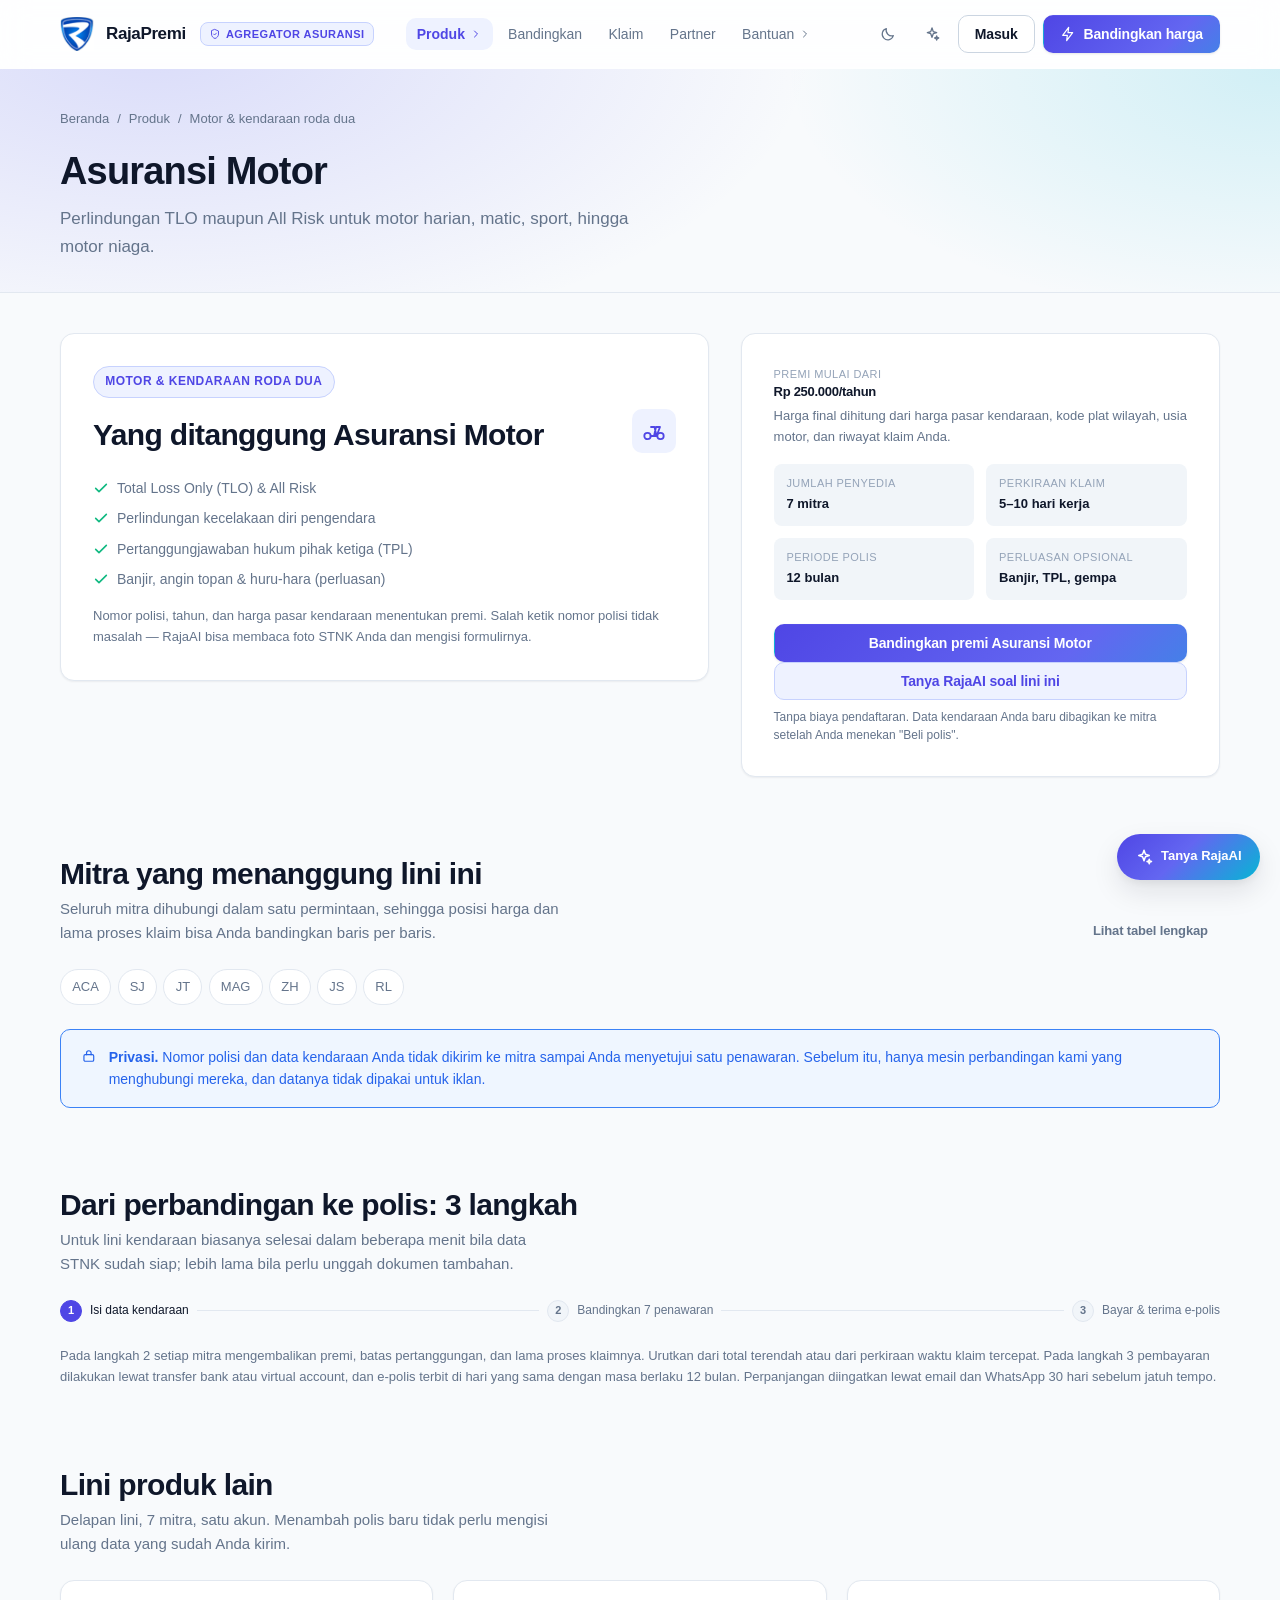
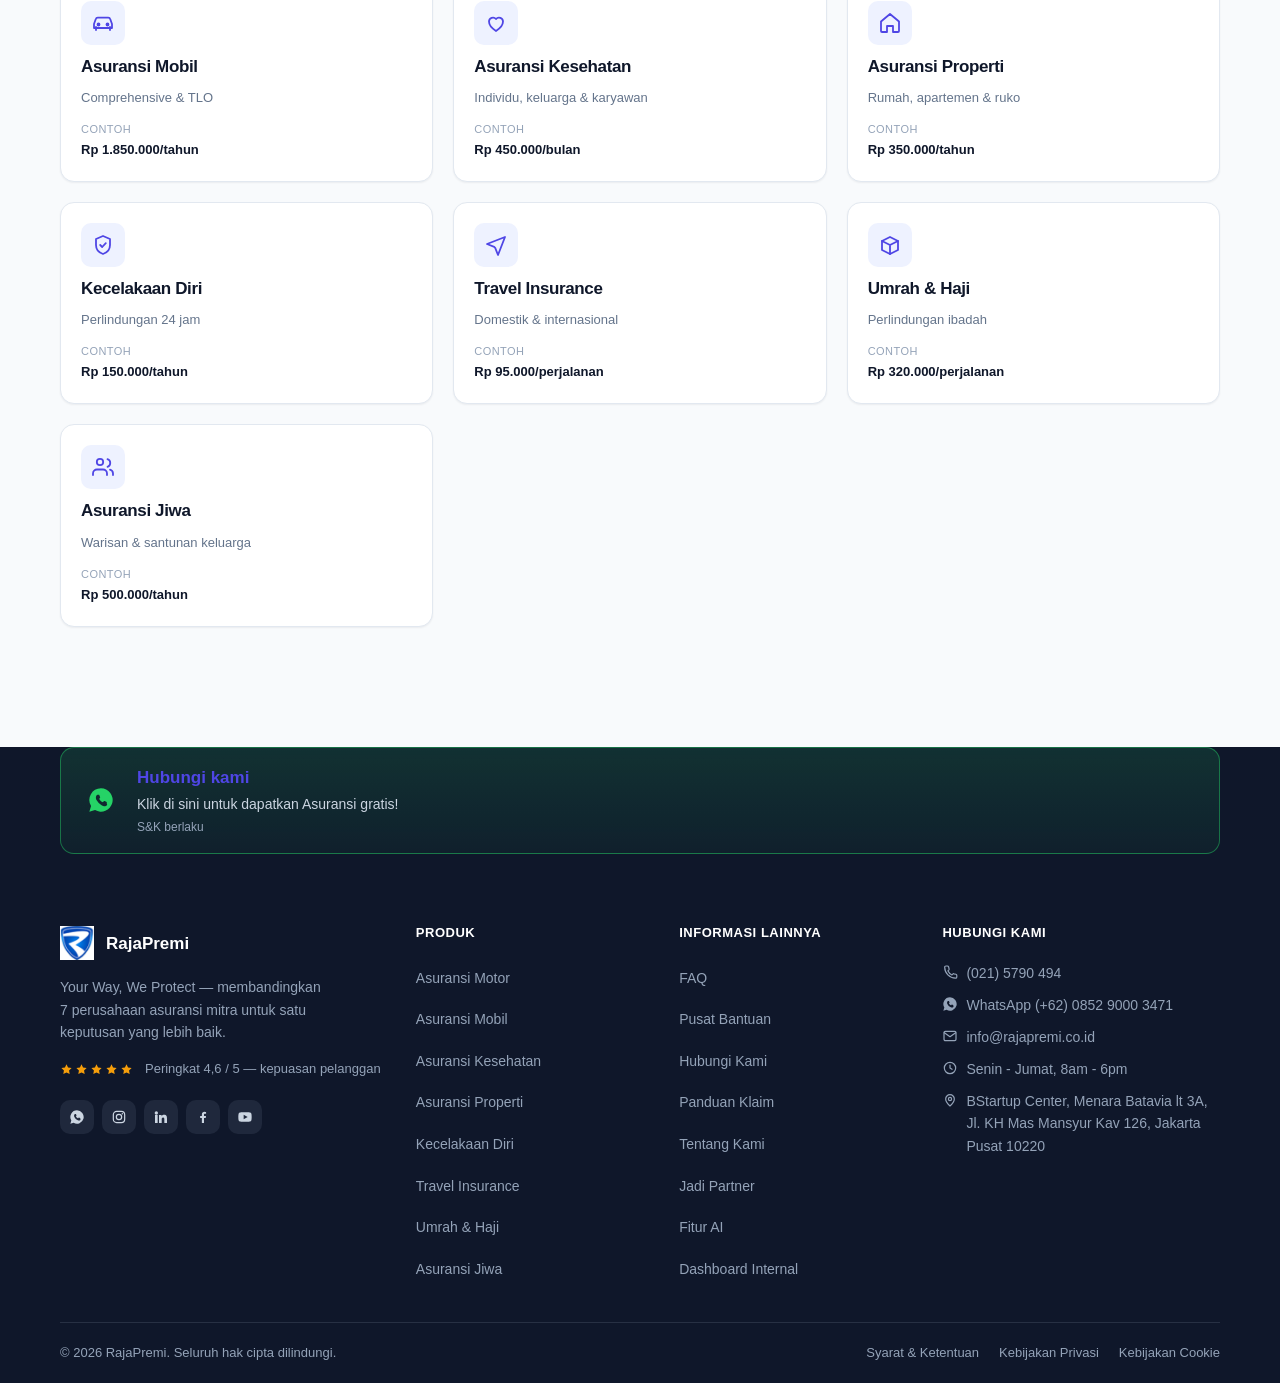
<file: produk.html>
<!DOCTYPE html>
<html lang="id">
<head>
<meta charset="utf-8">
<meta name="viewport" content="width=device-width, initial-scale=1">
<title>Asuransi Motor — premi mulai Rp 250.000/tahun | RajaPremi</title>
<meta name="description" content="Detail Asuransi Motor RajaPremi: TLO dan All Risk, perluasan banjir serta TPL, klaim rata-rata 5–10 hari kerja, dari 7 mitra asuransi. Bandingkan premi lalu beli polis online.">
<meta name="theme-color" content="#4338ca">
<link rel="canonical" href="https://pljkt.github.io/rajapremi-modern/produk.html">
<meta property="og:type" content="article">
<meta property="og:title" content="Asuransi Motor — premi mulai Rp 250.000/tahun | RajaPremi">
<meta property="og:description" content="TLO dan All Risk, perluasan banjir, perkiraan klaim 5–10 hari kerja. Bandingkan premi 7 mitra, lalu lanjutkan pengajuan polis.">
<link rel="icon" href="assets/img/brand/favicon.ico" sizes="any">
<link rel="icon" type="image/png" sizes="32x32" href="assets/img/brand/favicon-32x32.png">
<link rel="apple-touch-icon" href="assets/img/brand/apple-touch-icon.png">
<link rel="stylesheet" href="assets/css/tokens.css">
<link rel="stylesheet" href="assets/css/base.css">
<link rel="stylesheet" href="assets/css/components.css">
<link rel="stylesheet" href="assets/css/product.css">
</head>
<body>
<a class="skip-link" href="#main">Lompat ke konten</a>
<div id="site-header"></div>

<main id="main">

  <section class="page-head">
    <div class="container">
      <nav class="breadcrumb" aria-label="Remah roti">
        <a href="index.html">Beranda</a><span>/</span><a href="index.html#produk">Produk</a><span>/</span><span id="prodCrumb">Motor &amp; kendaraan roda dua</span>
      </nav>
      <h1 id="prodTitle">Asuransi Motor</h1>
      <p id="prodLead" class="muted">Perlindungan TLO maupun All Risk untuk motor harian, matic, sport, hingga motor niaga.</p>
    </div>
  </section>

  <section class="section section-sm" id="prodMain">
    <div class="container">
      <div class="prod-hero">

        <div class="card card-pad-lg">
          <div class="section-head">
            <div>
              <span class="eyebrow" id="prodShort">Motor &amp; kendaraan roda dua</span>
              <h2 id="prodCoverTitle">Yang ditanggung Asuransi Motor</h2>
            </div>
            <span class="prod-ico" id="prodIco"><svg viewBox="0 0 24 24" fill="none" stroke="currentColor" stroke-width="1.8" stroke-linecap="round" stroke-linejoin="round"><circle cx="5.5" cy="17" r="3.2"/><circle cx="18.5" cy="17" r="3.2"/><path d="M8.5 17h6l-2-9H9m5.5 0H18l-2.5 6.5M14 8l-2 9"/></svg></span>
          </div>
          <ul class="prod-list" id="prodCoverage">
            <li><svg viewBox="0 0 24 24" fill="none" stroke="currentColor" stroke-width="2.4" stroke-linecap="round" stroke-linejoin="round"><path d="M4 12.5l5 5L20 6.5"/></svg>Total Loss Only (TLO) &amp; All Risk</li>
            <li><svg viewBox="0 0 24 24" fill="none" stroke="currentColor" stroke-width="2.4" stroke-linecap="round" stroke-linejoin="round"><path d="M4 12.5l5 5L20 6.5"/></svg>Perlindungan kecelakaan diri pengendara</li>
            <li><svg viewBox="0 0 24 24" fill="none" stroke="currentColor" stroke-width="2.4" stroke-linecap="round" stroke-linejoin="round"><path d="M4 12.5l5 5L20 6.5"/></svg>Pertanggungjawaban hukum pihak ketiga (TPL)</li>
            <li><svg viewBox="0 0 24 24" fill="none" stroke="currentColor" stroke-width="2.4" stroke-linecap="round" stroke-linejoin="round"><path d="M4 12.5l5 5L20 6.5"/></svg>Banjir, angin topan &amp; huru-hara (perluasan)</li>
          </ul>
          <p class="muted text-sm mt-4">Nomor polisi, tahun, dan harga pasar kendaraan menentukan premi. Salah ketik nomor polisi tidak masalah — RajaAI bisa membaca foto STNK Anda dan mengisi formulirnya.</p>
        </div>

        <div class="card card-pad-lg">
          <div class="kv">
            <span>Premi mulai dari</span>
            <strong class="stat-value" id="prodPrice">Rp 250.000/tahun</strong>
          </div>
          <p class="muted text-sm mt-2">Harga final dihitung dari harga pasar kendaraan, kode plat wilayah, usia motor, dan riwayat klaim Anda.</p>
          <div class="fact-grid mt-4" id="prodFacts">
            <div class="fact"><span>Jumlah penyedia</span><strong>7 mitra</strong></div>
            <div class="fact"><span>Klaim rata-rata</span><strong>5–10 hari kerja</strong></div>
            <div class="fact"><span>Periode polis</span><strong>12 bulan</strong></div>
            <div class="fact"><span>Perluasan opsional</span><strong>Banjir, TPL, gempa</strong></div>
          </div>
          <div class="stack mt-6">
            <a class="btn btn-primary btn-block" id="prodCta" href="bandingkan.html?produk=motor">Bandingkan premi Asuransi Motor</a>
            <button class="btn btn-soft btn-block" type="button" data-ai-open data-ai-seed="jelaskan asuransi motor">Tanya RajaAI soal lini ini</button>
          </div>
          <p class="field-note">Tanpa biaya pendaftaran. Data kendaraan Anda baru dibagikan ke mitra setelah Anda menekan "Beli polis".</p>
        </div>

      </div>
    </div>
  </section>

  <section class="section section-sm">
    <div class="container">
      <div class="section-head">
        <div>
          <h2>Mitra yang menanggung lini ini</h2>
          <p>Seluruh mitra dihubungi dalam satu permintaan, sehingga posisi harga dan lama proses klaim bisa Anda bandingkan baris per baris.</p>
        </div>
        <a class="btn btn-ghost btn-sm" href="bandingkan.html?produk=motor">Lihat tabel lengkap</a>
      </div>
      <div class="chips" id="prodProviders">
        <span class="chip">ACA</span>
        <span class="chip">SIMAS</span>
        <span class="chip">dan 5 mitra lain</span>
      </div>
      <div class="alert alert-info mt-6">
        <span style="display:inline-flex;width:20px;height:20px"><svg viewBox="0 0 24 24" fill="none" stroke="currentColor" stroke-width="1.8" stroke-linecap="round" stroke-linejoin="round"><rect x="4.5" y="10" width="15" height="10" rx="2"/><path d="M8.5 10V7.5a3.5 3.5 0 017 0V10"/></svg></span>
        <div><strong>Privasi.</strong> Nomor polisi dan data kendaraan Anda tidak dikirim ke mitra sampai Anda menyetujui satu penawaran. Sebelum itu, hanya mesin perbandingan kami yang menghubungi mereka, dan datanya tidak dipakai untuk iklan.</div>
      </div>
    </div>
  </section>

  <section class="section section-sm">
    <div class="container">
      <div class="section-head">
        <div>
          <h2>Dari perbandingan ke polis: 3 langkah</h2>
          <p>Untuk lini kendaraan biasanya selesai dalam beberapa menit bila data STNK sudah siap; lebih lama bila perlu unggah dokumen tambahan.</p>
        </div>
      </div>
      <div class="steps">
        <span class="step is-active"><span class="step-num">1</span> Isi data kendaraan</span>
        <span class="step-line"></span>
        <span class="step"><span class="step-num">2</span> Bandingkan 7 penawaran</span>
        <span class="step-line"></span>
        <span class="step"><span class="step-num">3</span> Bayar &amp; terima e-polis</span>
      </div>
      <p class="muted text-sm mt-6">
        Pada langkah 2 setiap mitra mengembalikan premi, batas pertanggungan, dan lama proses klaimnya. Urutkan dari total terendah
        atau dari perkiraan waktu klaim tercepat. Pada langkah 3 pembayaran dilakukan lewat transfer bank atau virtual account, dan e-polis
        terbit di hari yang sama dengan masa berlaku 12 bulan. Perpanjangan diingatkan lewat email dan WhatsApp 30 hari sebelum jatuh tempo.
      </p>
    </div>
  </section>

  <section class="section section-sm">
    <div class="container">
      <div class="section-head">
        <div>
          <h2>Lini produk lain</h2>
          <p>Delapan lini, 7 mitra, satu akun. Menambah polis baru tidak perlu mengisi ulang data yang sudah Anda kirim.</p>
        </div>
      </div>
      <div class="grid grid-3" id="prodOthers">
        <a class="card card-hover card-pad-lg prod-card" href="produk.html?id=mobil">
          <span class="prod-ico"><svg viewBox="0 0 24 24" fill="none" stroke="currentColor" stroke-width="1.8" stroke-linecap="round" stroke-linejoin="round"><path d="M5 16v3m14-3v3M3 13l1.8-5A2 2 0 016.7 6.6h10.6A2 2 0 0119.2 8L21 13v4H3z"/><circle cx="7.5" cy="13.5" r="1"/><circle cx="16.5" cy="13.5" r="1"/></svg></span>
          <h3>Asuransi Mobil</h3>
          <p class="muted text-sm">Comprehensive &amp; TLO</p>
          <div class="kv"><span>Contoh</span><strong>Rp 1.850.000/tahun</strong></div>
        </a>
        <a class="card card-hover card-pad-lg prod-card" href="produk.html?id=kesehatan">
          <span class="prod-ico"><svg viewBox="0 0 24 24" fill="none" stroke="currentColor" stroke-width="1.8" stroke-linecap="round" stroke-linejoin="round"><path d="M12 20s-7-4.4-7-9.4A4 4 0 0112 8a4 4 0 017 2.6c0 5-7 9.4-7 9.4z"/></svg></span>
          <h3>Asuransi Kesehatan</h3>
          <p class="muted text-sm">Individu, keluarga &amp; karyawan</p>
          <div class="kv"><span>Contoh</span><strong>Rp 450.000/bulan</strong></div>
        </a>
        <a class="card card-hover card-pad-lg prod-card" href="produk.html?id=properti">
          <span class="prod-ico"><svg viewBox="0 0 24 24" fill="none" stroke="currentColor" stroke-width="1.8" stroke-linecap="round" stroke-linejoin="round"><path d="M3 10.5L12 3l9 7.5V20a1 1 0 01-1 1h-5v-6H9v6H4a1 1 0 01-1-1z"/></svg></span>
          <h3>Asuransi Properti</h3>
          <p class="muted text-sm">Rumah, apartemen &amp; ruko</p>
          <div class="kv"><span>Contoh</span><strong>Rp 350.000/tahun</strong></div>
        </a>
      </div>
    </div>
  </section>

  <section class="section section-sm hidden" id="prodMissing">
    <div class="container">
      <div class="card card-pad-lg">
        <div class="empty-state">
          <span class="empty-ico"><svg viewBox="0 0 24 24" fill="none" stroke="currentColor" stroke-width="2" stroke-linecap="round"><circle cx="11" cy="11" r="7"/><path d="M20 20l-4.2-4.2"/></svg></span>
          <h4>Produk tidak ditemukan</h4>
          <p>Kode produk pada alamat halaman ini tidak ada di katalog RajaPremi. Pilih salah satu lini di bawah, atau mulai dari halaman perbandingan premi.</p>
        </div>
      </div>
      <div class="section-head mt-6">
        <div>
          <h2>Pilih lini asuransi</h2>
          <p>Delapan lini tersedia dari 7 mitra asuransi.</p>
        </div>
        <a class="btn btn-ghost btn-sm" href="bandingkan.html">Bandingkan semua lini</a>
      </div>
      <div class="grid grid-3" id="prodMissingList"></div>
    </div>
  </section>

</main>

<div id="site-footer"></div>

<script src="assets/js/data.js"></script>
<script src="assets/js/app.js"></script>
<script src="assets/js/quote.js"></script>
<script src="assets/js/ai.js"></script>
<script>
(function () {
  'use strict';

  var D = window.RPData;
  if (!D || !D.PRODUCTS) { return; }

  var ICON = D.ICONS || {};
  var BASE = 'https://pljkt.github.io/rajapremi-modern/';
  var esc = function (s) {
    return String(s == null ? '' : s)
      .replace(/&/g, '&amp;').replace(/</g, '&lt;').replace(/>/g, '&gt;')
      .replace(/"/g, '&quot;').replace(/'/g, '&#39;');
  };
  var money = function (n) { return D.rupiah ? D.rupiah(n) : 'Rp ' + n; };
  var $ = function (s) { return document.querySelector(s); };
  var setText = function (s, v) { var el = $(s); if (el) { el.textContent = v; } };

  function productCards(exceptId) {
    var out = [];
    for (var i = 0; i < D.PRODUCTS.length; i++) {
      var x = D.PRODUCTS[i];
      if (exceptId && x.id === exceptId) { continue; }
      out.push(
        '<a class="card card-hover card-pad-lg prod-card" href="produk.html?id=' + encodeURIComponent(x.id) + '">' +
          '<span class="prod-ico">' + (ICON[x.icon] || '') + '</span>' +
          '<h3>' + esc(x.name) + '</h3>' +
          '<p class="muted text-sm">' + esc(x.short || x.desc) + '</p>' +
          '<div class="kv"><span>Contoh</span><strong>' + money(x.from) + esc(x.unit || '') + '</strong></div>' +
        '</a>'
      );
    }
    return out.join('');
  }

  var id = 'motor';
  try {
    var q = new URLSearchParams(window.location.search || '');
    if (q.get('id')) { id = String(q.get('id')).toLowerCase(); }
  } catch (e) { id = 'motor'; }

  var p = null, i;
  for (i = 0; i < D.PRODUCTS.length; i++) {
    if (D.PRODUCTS[i].id === id) { p = D.PRODUCTS[i]; break; }
  }

  var meta = document.querySelector('meta[name="description"]');
  var canon = document.querySelector('link[rel="canonical"]');

  if (!p) {
    setText('#prodCrumb', 'Tidak dikenal');
    setText('#prodTitle', 'Produk tidak ditemukan');
    setText('#prodLead', 'Kode produk pada alamat halaman ini tidak ada di katalog RajaPremi. Pilih salah satu lini asuransi di bawah ini.');
    var main = $('#prodMain');
    if (main) { main.classList.add('hidden'); }
    var miss = $('#prodMissing');
    if (miss) { miss.classList.remove('hidden'); }
    var list = $('#prodMissingList');
    if (list) { list.innerHTML = productCards(null); }
    document.title = 'Produk tidak ditemukan | RajaPremi';
    if (meta) {
      meta.setAttribute('content', 'Kode produk ' + id + ' tidak ada di katalog RajaPremi. Pilih dari delapan lini: motor, mobil, kesehatan, properti, kecelakaan diri, travel, umrah dan haji, serta jiwa.');
    }
    return;
  }

  setText('#prodCrumb', p.short || p.name);
  setText('#prodTitle', p.name);
  setText('#prodLead', p.desc);
  setText('#prodShort', p.short || '');
  setText('#prodCoverTitle', 'Yang ditanggung ' + p.name);
  setText('#prodPrice', money(p.from) + (p.unit || ''));
  document.title = p.name + ' — premi mulai ' + money(p.from) + (p.unit || '') + ' | RajaPremi';

  if (meta) {
    meta.setAttribute('content', p.desc + ' Premi mulai ' + money(p.from) + (p.unit || '') +
      ', dibandingkan dari 7 mitra asuransi di RajaPremi.');
  }
  if (canon) { canon.setAttribute('href', BASE + 'produk.html?id=' + encodeURIComponent(p.id)); }

  var ico = $('#prodIco');
  if (ico && ICON[p.icon]) { ico.innerHTML = ICON[p.icon]; }

  var cov = $('#prodCoverage');
  if (cov && p.coverage && p.coverage.length) {
    cov.innerHTML = p.coverage.map(function (c) {
      return '<li>' + (ICON.check || '') + esc(c) + '</li>';
    }).join('');
  }

  var fg = $('#prodFacts');
  if (fg && p.facts && p.facts.length) {
    fg.innerHTML = p.facts.map(function (f) {
      return '<div class="fact"><span>' + esc(f[0]) + '</span><strong>' + esc(f[1]) + '</strong></div>';
    }).join('');
  }

  var cta = $('#prodCta');
  if (cta) {
    cta.setAttribute('href', 'bandingkan.html?produk=' + encodeURIComponent(p.id));
    cta.textContent = 'Bandingkan premi ' + p.name;
  }

  var seed = document.querySelector('[data-ai-seed]');
  if (seed) { seed.setAttribute('data-ai-seed', 'jelaskan ' + p.name); }

  var pr = $('#prodProviders');
  if (pr && D.PROVIDERS && D.PROVIDERS.length) {
    pr.innerHTML = D.PROVIDERS.map(function (v) {
      return '<span class="chip">' + esc(v.abbr || v.code || v.name) + '</span>';
    }).join('');
  }

  var others = $('#prodOthers');
  if (others) { others.innerHTML = productCards(p.id); }
})();
</script>
</body>
</html>
</file>
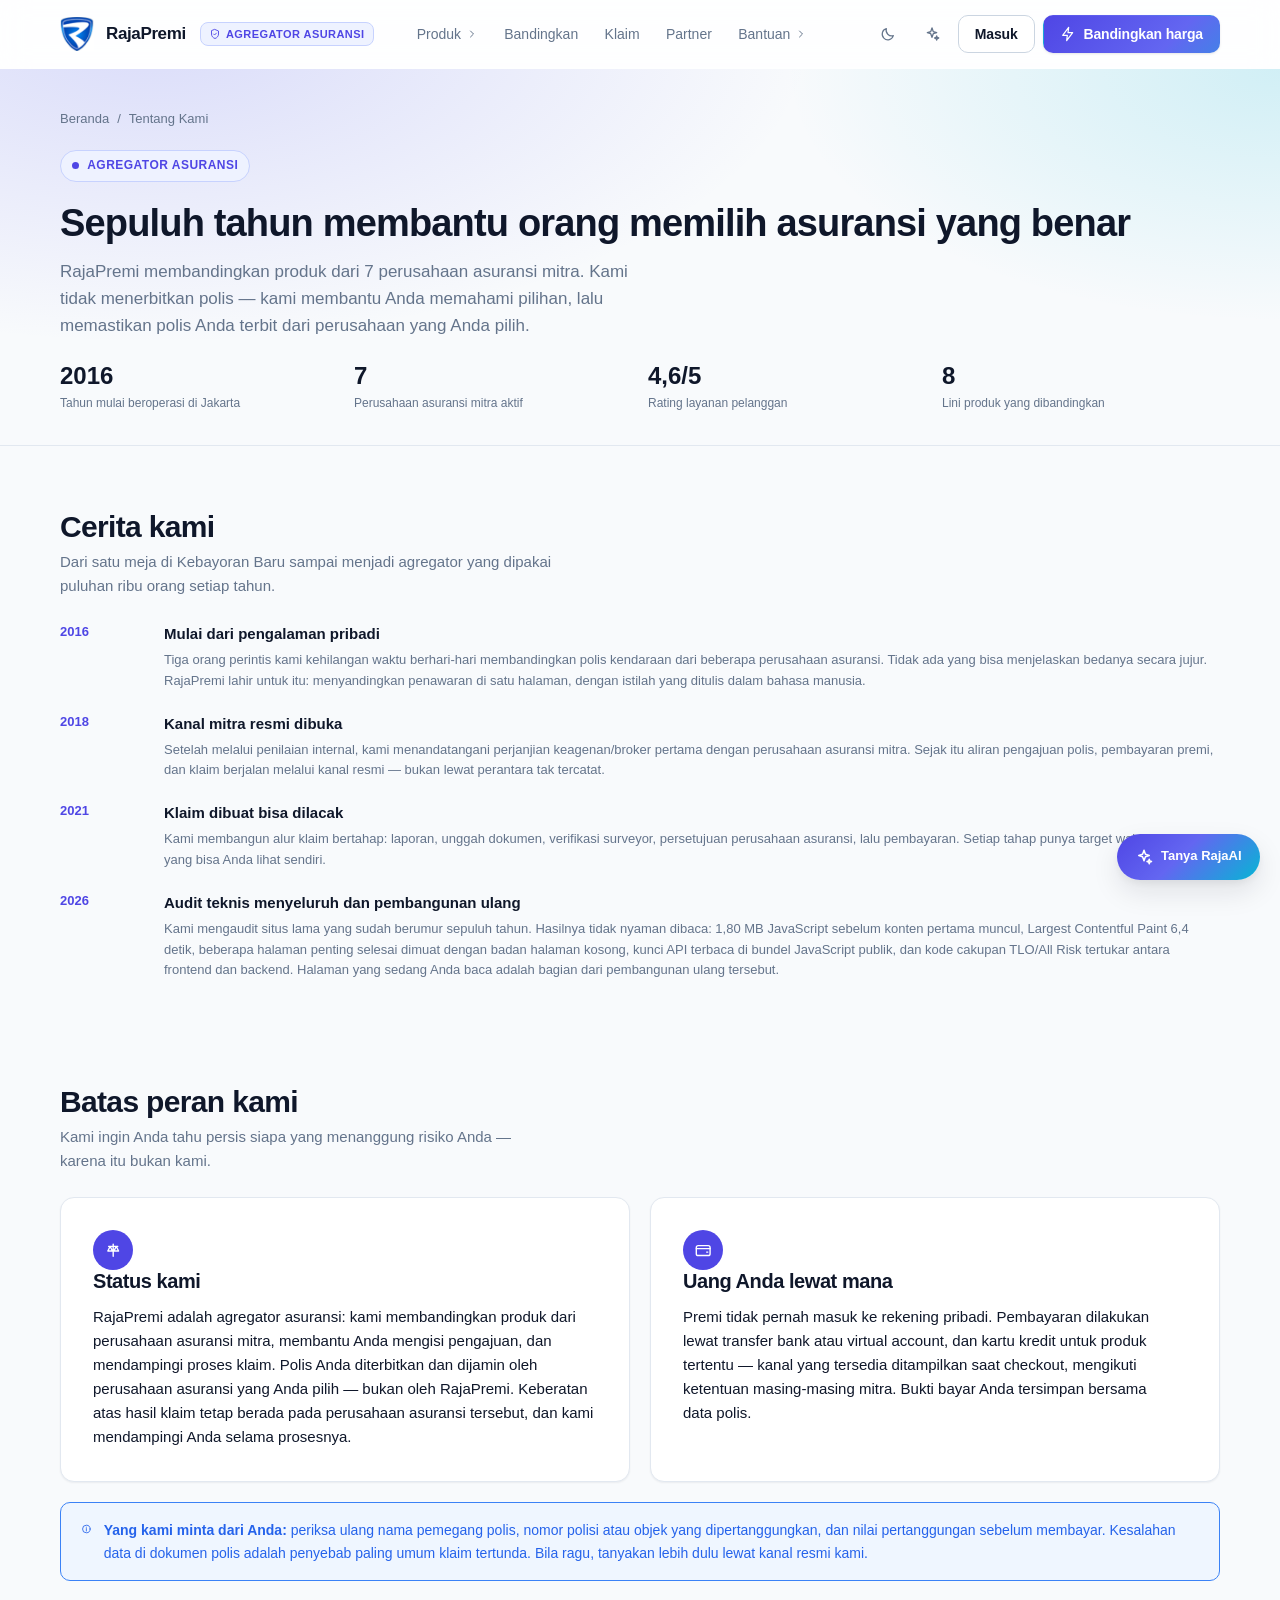
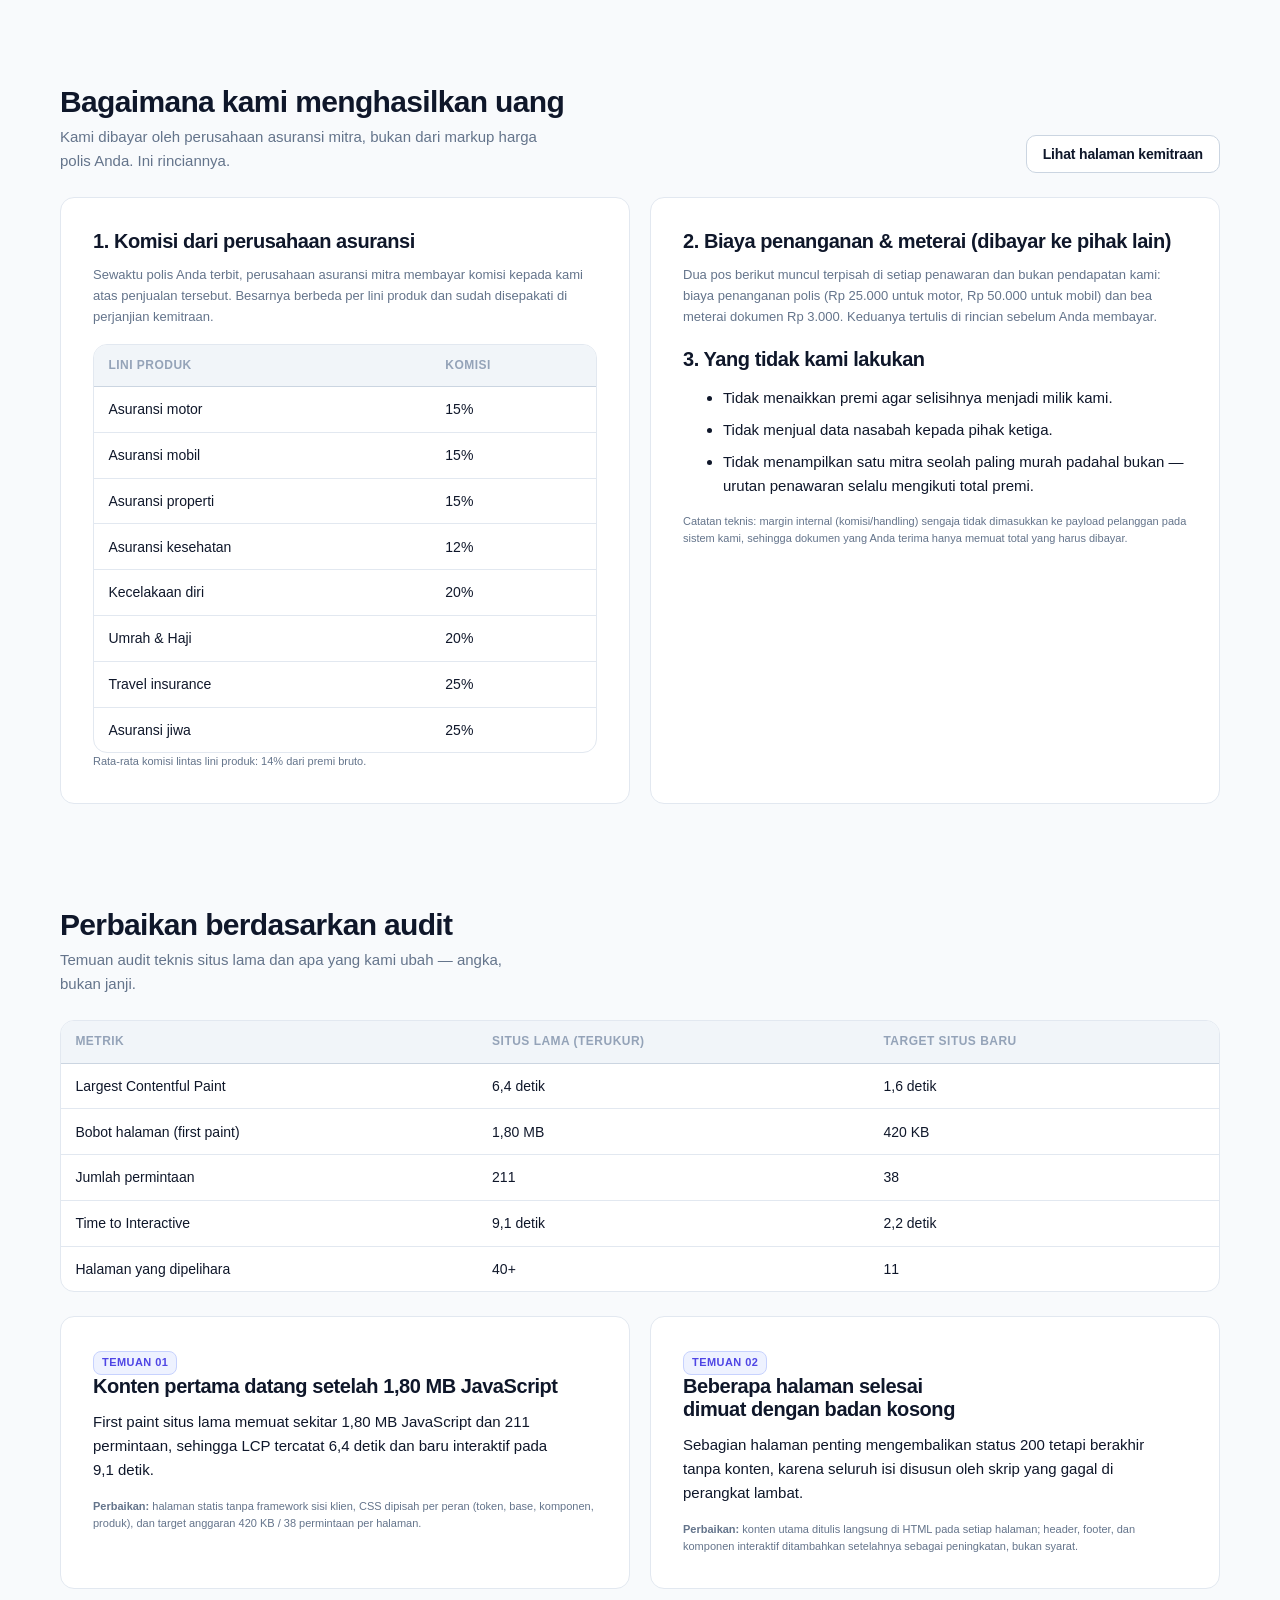
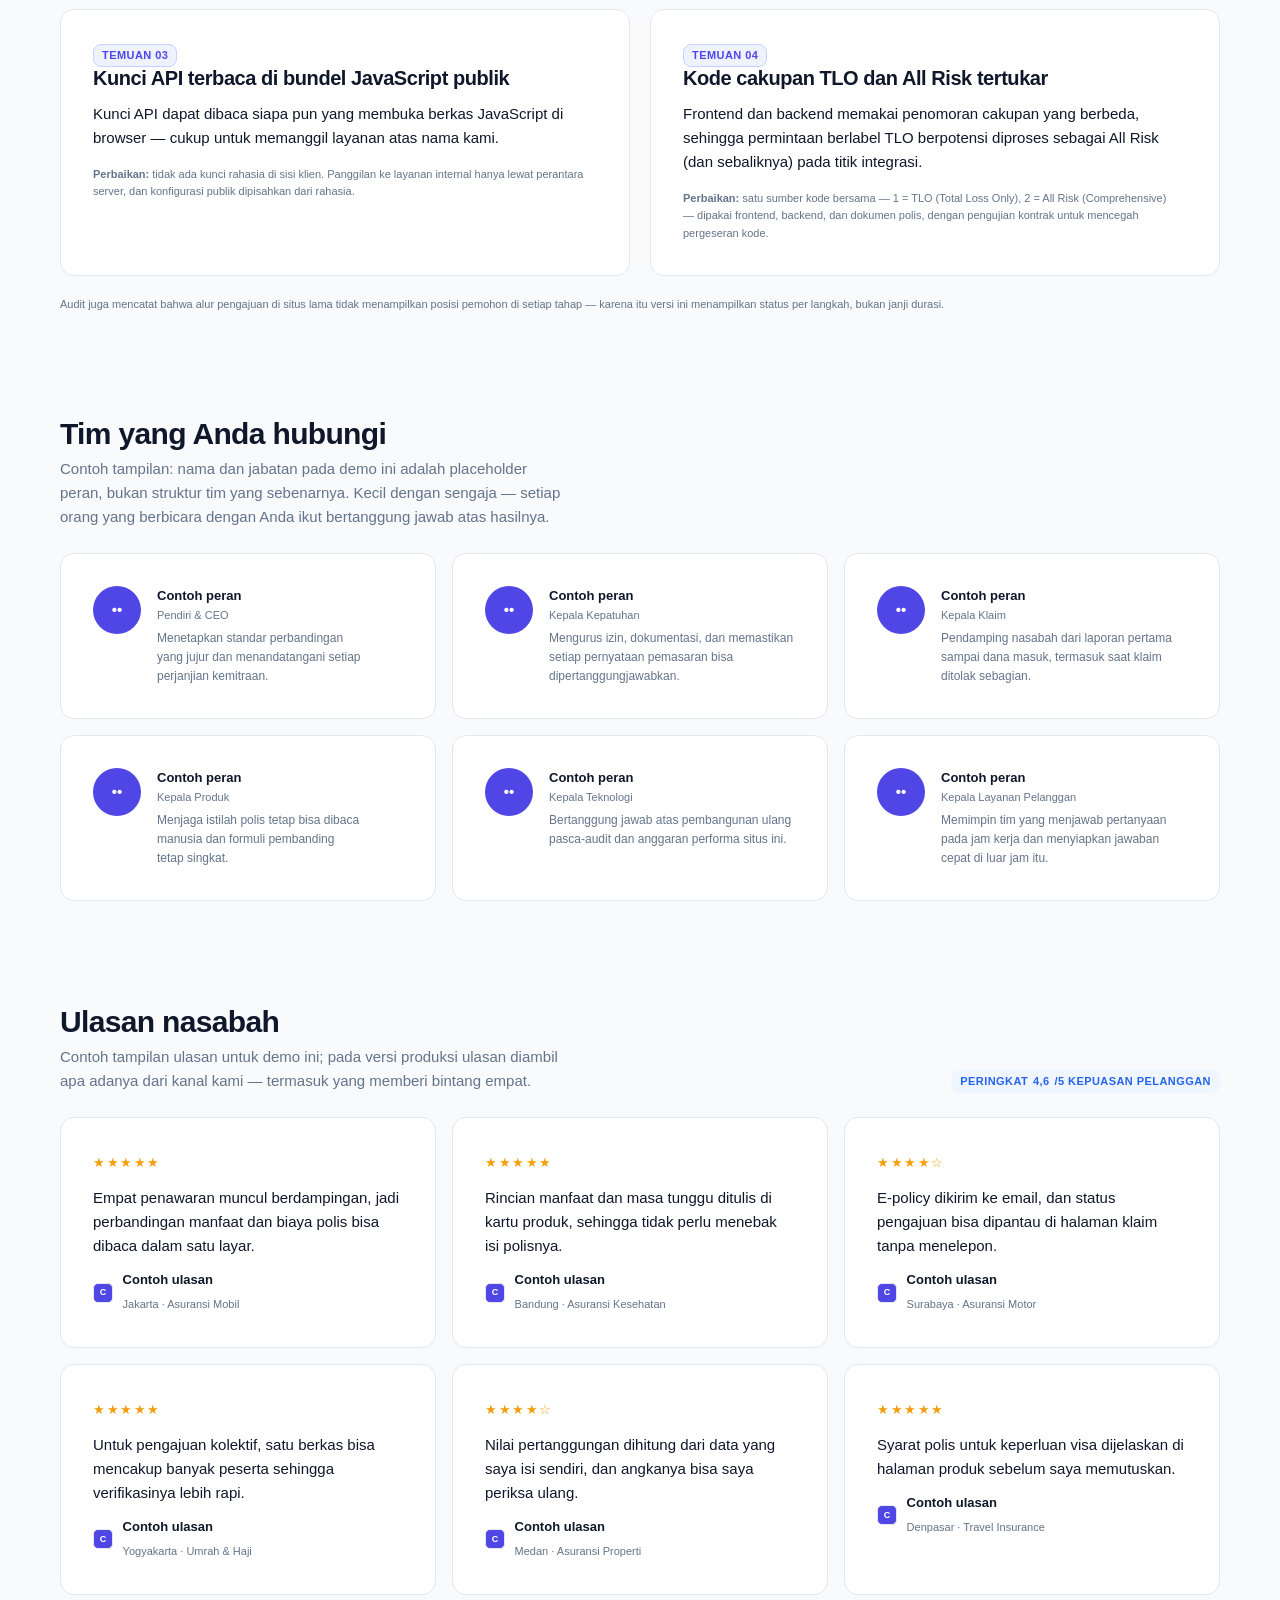
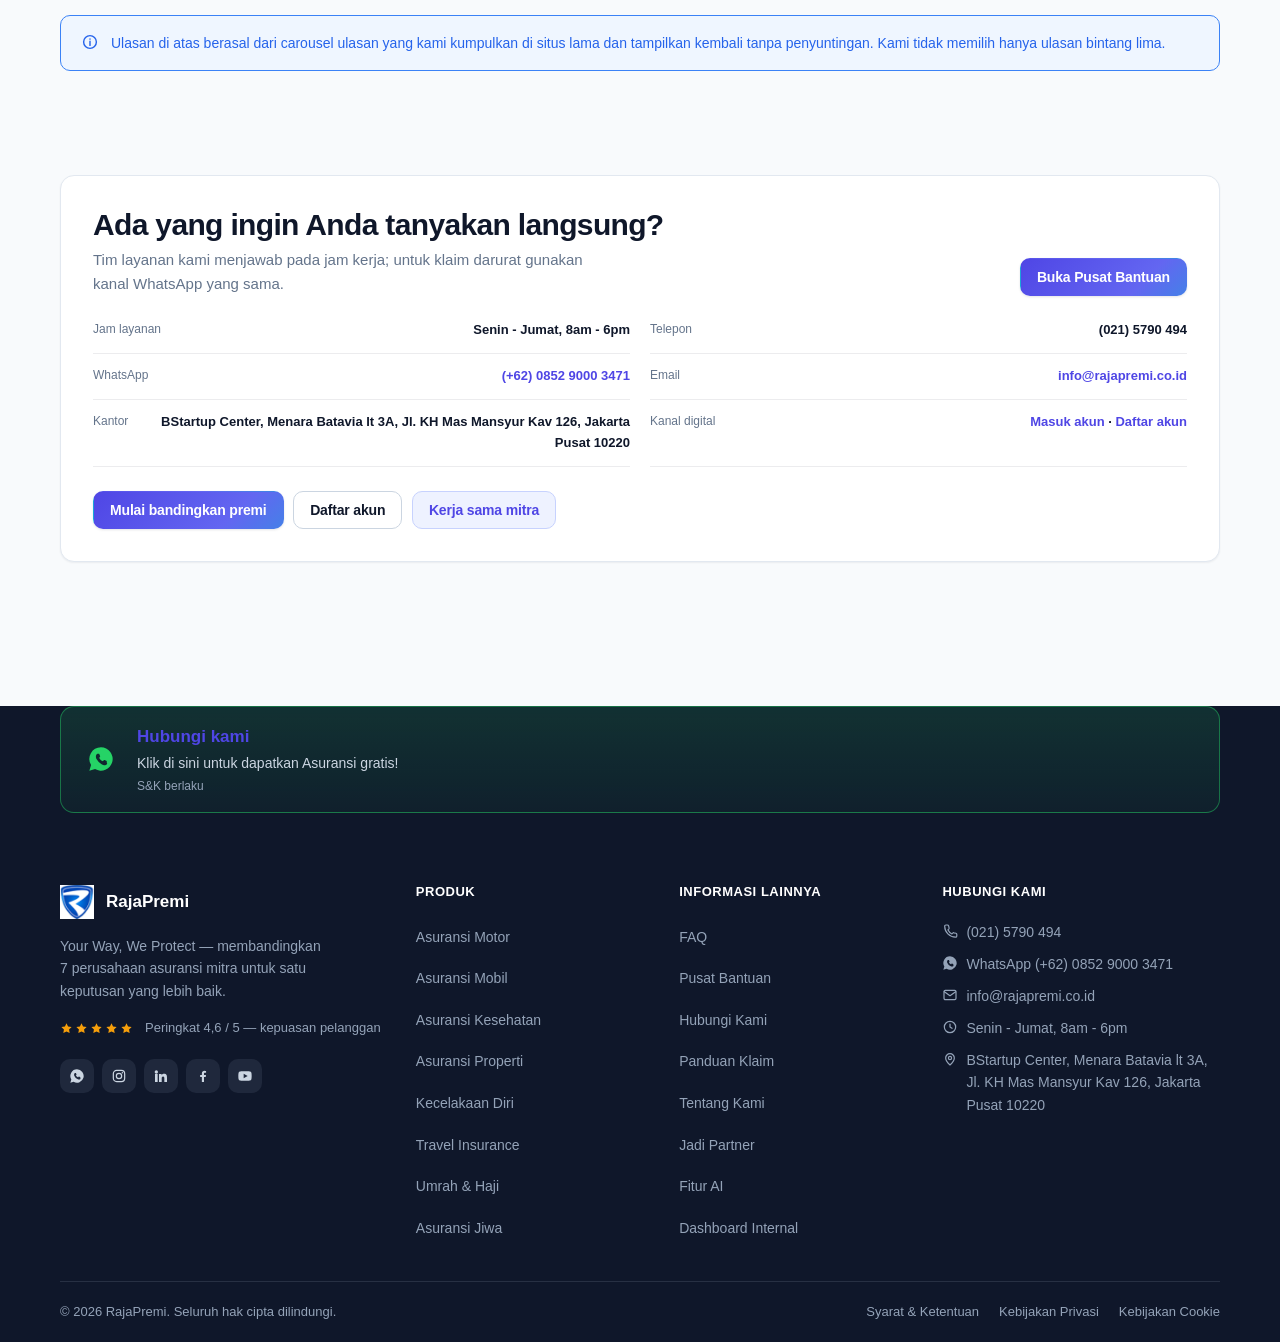
<file: tentang.html>
<!DOCTYPE html>
<html lang="id">
<head>
<meta charset="utf-8">
<meta name="viewport" content="width=device-width, initial-scale=1">
<title>Tentang RajaPremi — agregator asuransi, satu keputusan</title>
<meta name="description" content="Cerita, batas peran kami, model komisi, perbaikan hasil audit teknis, tim, dan ulasan nasabah RajaPremi — agregator asuransi dengan 7 perusahaan asuransi mitra.">
<meta name="theme-color" content="#4338ca">
<link rel="canonical" href="https://pljkt.github.io/rajapremi-modern/tentang.html">
<meta property="og:type" content="website">
<meta property="og:title" content="Tentang RajaPremi — Your Way, We Protect">
<meta property="og:description" content="Siapa kami, bagaimana kami diawasi, dari mana kami mendapat komisi, dan apa yang kami perbaiki setelah audit teknis situs kami.">
<link rel="icon" href="assets/img/brand/favicon.ico" sizes="any">
<link rel="icon" type="image/png" sizes="32x32" href="assets/img/brand/favicon-32x32.png">
<link rel="apple-touch-icon" href="assets/img/brand/apple-touch-icon.png">
<link rel="stylesheet" href="assets/css/tokens.css">
<link rel="stylesheet" href="assets/css/base.css">
<link rel="stylesheet" href="assets/css/components.css">
<link rel="stylesheet" href="assets/css/product.css">
<script type="application/ld+json">
{"@context":"https://schema.org","@type":"AboutPage","name":"Tentang RajaPremi","url":"https://pljkt.github.io/rajapremi-modern/tentang.html","description":"Profil, izin usaha, model komisi, hasil audit teknis, tim, dan ulasan nasabah RajaPremi.","about":{"@type":"InsuranceAgency","name":"RajaPremi","url":"https://www.rajapremi.com/","description":"Agregator asuransi yang membandingkan produk dari 7 perusahaan asuransi mitra.","aggregateRating":{"@type":"AggregateRating","ratingValue":"4.6"}}}
</script>
<style>
  /* Khusus halaman Tentang: deret angka kunci, lini masa, kartu tim, dan kartu ulasan. */
  .ab-stats {display: grid; grid-template-columns: repeat(4, minmax(0,1fr)); gap: var(--s-4); margin-top: var(--s-6);}
  .ab-stat {display: flex; flex-direction: column; gap: var(--s-1);}
  .ab-stat b {font-size: 1.5rem; line-height: 1.1;}
  .ab-stat span {color: var(--text-muted); font-size: var(--fs-xs);}
  .ab-ico {display: inline-flex; align-items: center; justify-content: center; width: 2.5rem; height: 2.5rem; border-radius: 50%; background: var(--primary); color: #fff; flex: none;}
  .ab-ico svg {width: 1.15rem; height: 1.15rem;}
  .ab-story {list-style: none; margin: var(--s-5) 0 0; padding: 0; display: flex; flex-direction: column; gap: var(--s-5);}
  .ab-story li {display: grid; grid-template-columns: 5.5rem minmax(0,1fr); gap: var(--s-4);}
  .ab-year {font-weight: 700; color: var(--primary); font-size: var(--fs-sm);}
  .ab-story p {margin: var(--s-1) 0 0; color: var(--text-muted); font-size: var(--fs-sm);}
  .ab-team {display: grid; grid-template-columns: repeat(3, minmax(0,1fr)); gap: var(--s-4);}
  .ab-person {display: flex; gap: var(--s-4); align-items: flex-start;}
  .ab-avatar {display: inline-flex; align-items: center; justify-content: center; width: 3rem; height: 3rem; border-radius: 50%; background: var(--primary); color: #fff; font-weight: 700; flex: none;}
  .ab-person strong {display: block; font-size: var(--fs-sm);}
  .ab-person small {display: block; color: var(--text-muted); font-size: var(--fs-2xs); margin-bottom: var(--s-1);}
  .ab-person p {margin: 0; color: var(--text-muted); font-size: var(--fs-xs);}
  .ab-reviews {display: grid; grid-template-columns: repeat(3, minmax(0,1fr)); gap: var(--s-4);}
  .ab-stars {color: #f59e0b; letter-spacing: .12em; font-size: var(--fs-sm);}
  .ab-src {font-size: var(--fs-2xs); color: var(--text-muted);}
  .ab-facts {display: grid; grid-template-columns: repeat(2, minmax(0,1fr)); gap: var(--s-3) var(--s-5); margin: 0; padding: 0;}
  .ab-fact {display: flex; justify-content: space-between; gap: var(--s-3); border-bottom: 1px solid rgba(15,23,42,.08); padding-bottom: var(--s-3);}
  .ab-fact dt {color: var(--text-muted); font-size: var(--fs-xs);}
  .ab-fact dd {margin: 0; font-size: var(--fs-sm); font-weight: 600; text-align: right;}
  @media (max-width: 900px) {
    .ab-stats {grid-template-columns: repeat(2, minmax(0,1fr));}
    .ab-team, .ab-reviews {grid-template-columns: repeat(2, minmax(0,1fr));}
  }
  @media (max-width: 640px) {
    .ab-story li {grid-template-columns: 1fr; gap: var(--s-1);}
    .ab-team, .ab-reviews, .ab-facts {grid-template-columns: 1fr;}
  }
</style>
</head>
<body>
<a class="skip-link" href="#main">Lompat ke konten utama</a>

<div id="site-header"></div>

<main id="main">

  <!-- ============ 1. Kepala halaman ============ -->
  <section class="page-head">
    <div class="container">
      <nav class="breadcrumb" aria-label="Remah roti">
        <a href="index.html">Beranda</a>
        <span>/</span>
        <span>Tentang Kami</span>
      </nav>
      <span class="eyebrow"><span class="dot"></span> Agregator asuransi</span>
      <h1>Sepuluh tahun membantu orang memilih asuransi yang benar</h1>
      <p>
        RajaPremi membandingkan produk dari 7 perusahaan asuransi mitra. Kami tidak menerbitkan polis —
        kami membantu Anda memahami pilihan, lalu memastikan polis Anda terbit dari perusahaan yang Anda pilih.
      </p>

      <div class="ab-stats">
        <div class="ab-stat"><b>2016</b><span>Tahun mulai beroperasi di Jakarta</span></div>
        <div class="ab-stat"><b>7</b><span>Perusahaan asuransi mitra aktif</span></div>
        <div class="ab-stat"><b>4,6/5</b><span>Rating layanan pelanggan</span></div>
        <div class="ab-stat"><b>8</b><span>Lini produk yang dibandingkan</span></div>
      </div>
    </div>
  </section>

  <!-- ============ 2. Cerita kami ============ -->
  <section class="section" id="cerita">
    <div class="container">
      <div class="section-head">
        <div>
          <h2>Cerita kami</h2>
          <p>Dari satu meja di Kebayoran Baru sampai menjadi agregator yang dipakai puluhan ribu orang setiap tahun.</p>
        </div>
      </div>

      <ul class="ab-story">
        <li>
          <span class="ab-year">2016</span>
          <div>
            <strong>Mulai dari pengalaman pribadi</strong>
            <p>Tiga orang perintis kami kehilangan waktu berhari-hari membandingkan polis kendaraan dari beberapa perusahaan asuransi. Tidak ada yang bisa menjelaskan bedanya secara jujur. RajaPremi lahir untuk itu: menyandingkan penawaran di satu halaman, dengan istilah yang ditulis dalam bahasa manusia.</p>
          </div>
        </li>
        <li>
          <span class="ab-year">2018</span>
          <div>
            <strong>Kanal mitra resmi dibuka</strong>
            <p>Setelah melalui penilaian internal, kami menandatangani perjanjian keagenan/broker pertama dengan perusahaan asuransi mitra. Sejak itu aliran pengajuan polis, pembayaran premi, dan klaim berjalan melalui kanal resmi — bukan lewat perantara tak tercatat.</p>
          </div>
        </li>
        <li>
          <span class="ab-year">2021</span>
          <div>
            <strong>Klaim dibuat bisa dilacak</strong>
            <p>Kami membangun alur klaim bertahap: laporan, unggah dokumen, verifikasi surveyor, persetujuan perusahaan asuransi, lalu pembayaran. Setiap tahap punya target waktu dan status yang bisa Anda lihat sendiri.</p>
          </div>
        </li>
        <li>
          <span class="ab-year">2026</span>
          <div>
            <strong>Audit teknis menyeluruh dan pembangunan ulang</strong>
            <p>Kami mengaudit situs lama yang sudah berumur sepuluh tahun. Hasilnya tidak nyaman dibaca: 1,80 MB JavaScript sebelum konten pertama muncul, Largest Contentful Paint 6,4 detik, beberapa halaman penting selesai dimuat dengan badan halaman kosong, kunci API terbaca di bundel JavaScript publik, dan kode cakupan TLO/All Risk tertukar antara frontend dan backend. Halaman yang sedang Anda baca adalah bagian dari pembangunan ulang tersebut.</p>
          </div>
        </li>
      </ul>
    </div>
  </section>

  <!-- ============ 3. Batas peran kami ============ -->
  <section class="section section-sm" id="izin">
    <div class="container">
      <div class="section-head">
        <div>
          <h2>Batas peran kami</h2>
          <p>Kami ingin Anda tahu persis siapa yang menanggung risiko Anda — karena itu bukan kami.</p>
        </div>
      </div>

      <div class="grid grid-2">
        <div class="card card-pad-lg">
          <span class="ab-ico" data-ico="scale" aria-hidden="true"></span>
          <h3>Status kami</h3>
          <p>
            RajaPremi adalah agregator asuransi: kami membandingkan produk dari perusahaan asuransi mitra,
            membantu Anda mengisi pengajuan, dan mendampingi proses klaim. Polis Anda diterbitkan dan dijamin
            oleh perusahaan asuransi yang Anda pilih — bukan oleh RajaPremi. Keberatan atas hasil klaim tetap berada
            pada perusahaan asuransi tersebut, dan kami mendampingi Anda selama prosesnya.
          </p>
        </div>
        <div class="card card-pad-lg">
          <span class="ab-ico" data-ico="wallet" aria-hidden="true"></span>
          <h3>Uang Anda lewat mana</h3>
          <p>
            Premi tidak pernah masuk ke rekening pribadi. Pembayaran dilakukan lewat transfer bank atau virtual
            account, dan kartu kredit untuk produk tertentu — kanal yang tersedia ditampilkan saat checkout,
            mengikuti ketentuan masing-masing mitra. Bukti bayar Anda tersimpan bersama data polis.
          </p>
        </div>
      </div>

      <div class="alert alert-info" role="note" style="margin-top:var(--s-5)">
        <span data-ico="info" aria-hidden="true"></span>
        <div>
          <strong>Yang kami minta dari Anda:</strong> periksa ulang nama pemegang polis, nomor polisi atau objek yang
          dipertanggungkan, dan nilai pertanggungan sebelum membayar. Kesalahan data di dokumen polis adalah penyebab
          paling umum klaim tertunda. Bila ragu, tanyakan lebih dulu lewat kanal resmi kami.
        </div>
      </div>
    </div>
  </section>

  <!-- ============ 4. Bagaimana broker menghasilkan uang ============ -->
  <section class="section" id="komisi">
    <div class="container">
      <div class="section-head">
        <div>
          <h2>Bagaimana kami menghasilkan uang</h2>
          <p>Kami dibayar oleh perusahaan asuransi mitra, bukan dari markup harga polis Anda. Ini rinciannya.</p>
        </div>
        <a class="btn btn-secondary" href="partner.html">Lihat halaman kemitraan</a>
      </div>

      <div class="grid grid-2">
        <div class="card card-flat card-pad-lg">
          <h3>1. Komisi dari perusahaan asuransi</h3>
          <p class="muted" style="font-size:var(--fs-sm)">
            Sewaktu polis Anda terbit, perusahaan asuransi mitra membayar komisi kepada kami atas penjualan tersebut.
            Besarnya berbeda per lini produk dan sudah disepakati di perjanjian kemitraan.
          </p>
          <div class="table-wrap">
            <table class="table">
              <thead>
                <tr><th scope="col">Lini produk</th><th scope="col">Komisi</th></tr>
              </thead>
              <tbody>
                <tr><td>Asuransi motor</td><td>15%</td></tr>
                <tr><td>Asuransi mobil</td><td>15%</td></tr>
                <tr><td>Asuransi properti</td><td>15%</td></tr>
                <tr><td>Asuransi kesehatan</td><td>12%</td></tr>
                <tr><td>Kecelakaan diri</td><td>20%</td></tr>
                <tr><td>Umrah &amp; Haji</td><td>20%</td></tr>
                <tr><td>Travel insurance</td><td>25%</td></tr>
                <tr><td>Asuransi jiwa</td><td>25%</td></tr>
              </tbody>
            </table>
          </div>
          <p class="ab-src">Rata-rata komisi lintas lini produk: 14% dari premi bruto.</p>
        </div>

        <div class="card card-flat card-pad-lg">
          <h3>2. Biaya penanganan &amp; meterai (dibayar ke pihak lain)</h3>
          <p class="muted" style="font-size:var(--fs-sm)">
            Dua pos berikut muncul terpisah di setiap penawaran dan bukan pendapatan kami: biaya penanganan polis
            (Rp 25.000 untuk motor, Rp 50.000 untuk mobil) dan bea meterai dokumen Rp 3.000. Keduanya tertulis di
            rincian sebelum Anda membayar.
          </p>
          <h3 style="margin-top:var(--s-5)">3. Yang tidak kami lakukan</h3>
          <ul class="stack" style="gap:var(--s-2)">
            <li>Tidak menaikkan premi agar selisihnya menjadi milik kami.</li>
            <li>Tidak menjual data nasabah kepada pihak ketiga.</li>
            <li>Tidak menampilkan satu mitra seolah paling murah padahal bukan — urutan penawaran selalu mengikuti total premi.</li>
          </ul>
          <p class="ab-src">
            Catatan teknis: margin internal (komisi/handling) sengaja tidak dimasukkan ke payload pelanggan pada
            sistem kami, sehingga dokumen yang Anda terima hanya memuat total yang harus dibayar.
          </p>
        </div>
      </div>
    </div>
  </section>

  <!-- ============ 5. Perbaikan berdasarkan audit ============ -->
  <section class="section section-sm" id="audit">
    <div class="container">
      <div class="section-head">
        <div>
          <h2>Perbaikan berdasarkan audit</h2>
          <p>Temuan audit teknis situs lama dan apa yang kami ubah — angka, bukan janji.</p>
        </div>
      </div>

      <div class="table-wrap">
        <table class="table">
          <thead>
            <tr>
              <th scope="col">Metrik</th>
              <th scope="col">Situs lama (terukur)</th>
              <th scope="col">Target situs baru</th>
            </tr>
          </thead>
          <tbody>
            <tr><td>Largest Contentful Paint</td><td>6,4 detik</td><td>1,6 detik</td></tr>
            <tr><td>Bobot halaman (first paint)</td><td>1,80 MB</td><td>420 KB</td></tr>
            <tr><td>Jumlah permintaan</td><td>211</td><td>38</td></tr>
            <tr><td>Time to Interactive</td><td>9,1 detik</td><td>2,2 detik</td></tr>
            <tr><td>Halaman yang dipelihara</td><td>40+</td><td>11</td></tr>
          </tbody>
        </table>
      </div>

      <div class="grid grid-2" style="margin-top:var(--s-6)">
        <div class="card card-flat card-pad-lg">
          <span class="badge badge-primary">Temuan 01</span>
          <h3>Konten pertama datang setelah 1,80 MB JavaScript</h3>
          <p>First paint situs lama memuat sekitar 1,80 MB JavaScript dan 211 permintaan, sehingga LCP tercatat 6,4 detik dan baru interaktif pada 9,1 detik.</p>
          <p class="ab-src"><strong>Perbaikan:</strong> halaman statis tanpa framework sisi klien, CSS dipisah per peran (token, base, komponen, produk), dan target anggaran 420 KB / 38 permintaan per halaman.</p>
        </div>
        <div class="card card-flat card-pad-lg">
          <span class="badge badge-primary">Temuan 02</span>
          <h3>Beberapa halaman selesai dimuat dengan badan kosong</h3>
          <p>Sebagian halaman penting mengembalikan status 200 tetapi berakhir tanpa konten, karena seluruh isi disusun oleh skrip yang gagal di perangkat lambat.</p>
          <p class="ab-src"><strong>Perbaikan:</strong> konten utama ditulis langsung di HTML pada setiap halaman; header, footer, dan komponen interaktif ditambahkan setelahnya sebagai peningkatan, bukan syarat.</p>
        </div>
        <div class="card card-flat card-pad-lg">
          <span class="badge badge-primary">Temuan 03</span>
          <h3>Kunci API terbaca di bundel JavaScript publik</h3>
          <p>Kunci API dapat dibaca siapa pun yang membuka berkas JavaScript di browser — cukup untuk memanggil layanan atas nama kami.</p>
          <p class="ab-src"><strong>Perbaikan:</strong> tidak ada kunci rahasia di sisi klien. Panggilan ke layanan internal hanya lewat perantara server, dan konfigurasi publik dipisahkan dari rahasia.</p>
        </div>
        <div class="card card-flat card-pad-lg">
          <span class="badge badge-primary">Temuan 04</span>
          <h3>Kode cakupan TLO dan All Risk tertukar</h3>
          <p>Frontend dan backend memakai penomoran cakupan yang berbeda, sehingga permintaan berlabel TLO berpotensi diproses sebagai All Risk (dan sebaliknya) pada titik integrasi.</p>
          <p class="ab-src"><strong>Perbaikan:</strong> satu sumber kode bersama — 1 = TLO (Total Loss Only), 2 = All Risk (Comprehensive) — dipakai frontend, backend, dan dokumen polis, dengan pengujian kontrak untuk mencegah pergeseran kode.</p>
        </div>
      </div>

      <p class="ab-src" style="margin-top:var(--s-5)">
        Audit juga mencatat bahwa alur pengajuan di situs lama tidak menampilkan posisi pemohon di setiap tahap — karena itu
        versi ini menampilkan status per langkah, bukan janji durasi.
      </p>
    </div>
  </section>

  <!-- ============ 6. Tim ============ -->
  <section class="section" id="tim">
    <div class="container">
      <div class="section-head">
        <div>
          <h2>Tim yang Anda hubungi</h2>
          <p>Contoh tampilan: nama dan jabatan pada demo ini adalah placeholder peran, bukan struktur tim yang sebenarnya. Kecil dengan sengaja — setiap orang yang berbicara dengan Anda ikut bertanggung jawab atas hasilnya.</p>
        </div>
      </div>

      <div class="ab-team">
        <div class="card card-flat card-pad-lg ab-person">
          <span class="ab-avatar" aria-hidden="true">••</span>
          <div>
            <strong>Contoh peran</strong>
            <small>Pendiri &amp; CEO</small>
            <p>Menetapkan standar perbandingan yang jujur dan menandatangani setiap perjanjian kemitraan.</p>
          </div>
        </div>
        <div class="card card-flat card-pad-lg ab-person">
          <span class="ab-avatar" aria-hidden="true">••</span>
          <div>
            <strong>Contoh peran</strong>
            <small>Kepala Kepatuhan</small>
            <p>Mengurus izin, dokumentasi, dan memastikan setiap pernyataan pemasaran bisa dipertanggungjawabkan.</p>
          </div>
        </div>
        <div class="card card-flat card-pad-lg ab-person">
          <span class="ab-avatar" aria-hidden="true">••</span>
          <div>
            <strong>Contoh peran</strong>
            <small>Kepala Klaim</small>
            <p>Pendamping nasabah dari laporan pertama sampai dana masuk, termasuk saat klaim ditolak sebagian.</p>
          </div>
        </div>
        <div class="card card-flat card-pad-lg ab-person">
          <span class="ab-avatar" aria-hidden="true">••</span>
          <div>
            <strong>Contoh peran</strong>
            <small>Kepala Produk</small>
            <p>Menjaga istilah polis tetap bisa dibaca manusia dan formuli pembanding tetap singkat.</p>
          </div>
        </div>
        <div class="card card-flat card-pad-lg ab-person">
          <span class="ab-avatar" aria-hidden="true">••</span>
          <div>
            <strong>Contoh peran</strong>
            <small>Kepala Teknologi</small>
            <p>Bertanggung jawab atas pembangunan ulang pasca-audit dan anggaran performa situs ini.</p>
          </div>
        </div>
        <div class="card card-flat card-pad-lg ab-person">
          <span class="ab-avatar" aria-hidden="true">••</span>
          <div>
            <strong>Contoh peran</strong>
            <small>Kepala Layanan Pelanggan</small>
            <p>Memimpin tim yang menjawab pertanyaan pada jam kerja dan menyiapkan jawaban cepat di luar jam itu.</p>
          </div>
        </div>
      </div>
    </div>
  </section>

  <!-- ============ 7. Ulasan nasabah ============ -->
  <section class="section section-sm" id="ulasan">
    <div class="container">
      <div class="section-head">
        <div>
          <h2>Ulasan nasabah</h2>
          <p>Contoh tampilan ulasan untuk demo ini; pada versi produksi ulasan diambil apa adanya dari kanal kami — termasuk yang memberi bintang empat.</p>
        </div>
        <span class="badge badge-info">Peringkat <span id="abRating">4,6</span>/5 kepuasan pelanggan</span>
      </div>

      <div class="ab-reviews" id="abReviewList"></div>

      <div class="alert alert-info" role="note" style="margin-top:var(--s-5)">
        <span data-ico="info" aria-hidden="true"></span>
        <div>
          Ulasan di atas berasal dari carousel ulasan yang kami kumpulkan di situs lama dan tampilkan kembali tanpa
          penyuntingan. Kami tidak memilih hanya ulasan bintang lima.
        </div>
      </div>
    </div>
  </section>

  <!-- ============ 8. Kontak & langkah berikutnya ============ -->
  <section class="section" id="kontak">
    <div class="container">
      <div class="card card-pad-lg">
        <div class="section-head">
          <div>
            <h2>Ada yang ingin Anda tanyakan langsung?</h2>
            <p>Tim layanan kami menjawab pada jam kerja; untuk klaim darurat gunakan kanal WhatsApp yang sama.</p>
          </div>
          <a class="btn btn-primary" href="bantuan.html">Buka Pusat Bantuan</a>
        </div>

        <dl class="ab-facts">
          <div class="ab-fact"><dt>Jam layanan</dt><dd id="abHours">Senin–Jumat 08.30–17.30 WIB</dd></div>
          <div class="ab-fact"><dt>Telepon</dt><dd id="abPhone">(021) 5790 494</dd></div>
          <div class="ab-fact"><dt>WhatsApp</dt><dd><a id="abWa" href="https://wa.me/6285290003471" target="_blank" rel="noopener">(+62) 0852 9000 3471</a></dd></div>
          <div class="ab-fact"><dt>Email</dt><dd><a id="abEmail" href="mailto:info@rajapremi.co.id">info@rajapremi.co.id</a></dd></div>
          <div class="ab-fact"><dt>Kantor</dt><dd id="abAddress">BStartup Center, Menara Batavia lt 3A, Jl. KH Mas Mansyur Kav 126, Jakarta Pusat 10220</dd></div>
          <div class="ab-fact"><dt>Kanal digital</dt><dd><a href="masuk.html">Masuk akun</a> · <a href="daftar.html">Daftar akun</a></dd></div>
        </dl>

        <div class="row" style="gap:.6rem;flex-wrap:wrap;margin-top:var(--s-6)">
          <a class="btn btn-primary" href="bandingkan.html">Mulai bandingkan premi</a>
          <a class="btn btn-secondary" href="daftar.html">Daftar akun</a>
          <a class="btn btn-soft" href="partner.html">Kerja sama mitra</a>
        </div>
      </div>
    </div>
  </section>

</main>

<div id="site-footer"></div>

<script src="assets/js/data.js"></script>
<script src="assets/js/app.js"></script>
<script src="assets/js/quote.js"></script>
<script src="assets/js/ai.js"></script>
<script>
(function () {
  var D = window.RPData, RP = window.RP, C = D.CONFIG;

  /* ikon inline dari data.js */
  document.querySelectorAll('[data-ico]').forEach(function (el) {
    el.innerHTML = D.ICONS[el.getAttribute('data-ico')] || '';
  });

  /* kontak & angka dari data.js — satu sumber data */
  function set(id, text) { var el = document.getElementById(id); if (el) el.textContent = text; }
  set('abHours', C.hours);
  set('abPhone', C.phone);
  set('abAddress', C.address);
  set('abRating', String(C.csRating).replace('.', ','));

  var wa = document.getElementById('abWa');
  if (wa) wa.href = C.waLink;
  var mail = document.getElementById('abEmail');
  if (mail) { mail.href = 'mailto:' + C.email; mail.textContent = C.email; }

  /* ulasan: dirender dari D.TESTIMONIALS, apa adanya */
  var list = document.getElementById('abReviewList');
  if (list) list.innerHTML = (D.TESTIMONIALS || []).map(function (t) {
    var stars = new Array(Math.max(0, Math.min(5, t.rating || 0)) + 1).join('★');
    var rest = 5 - (t.rating || 0);
    return '<div class="card card-flat card-pad-lg">' +
      '<span class="ab-stars" aria-label="' + (t.rating || 0) + ' dari 5">' + stars + (rest > 0 ? new Array(rest + 1).join('☆') : '') + '</span>' +
      '<p style="margin:var(--s-3) 0">' + RP.esc(t.text) + '</p>' +
      '<div class="row" style="gap:.6rem;align-items:center;flex-wrap:wrap">' +
        '<span class="provider-logo provider-logo-sm" style="background:var(--primary)">' + RP.esc((t.name || '?').charAt(0)) + '</span>' +
        '<span><strong style="font-size:var(--fs-sm);display:block">' + RP.esc(t.name) + '</strong>' +
        '<span class="ab-src">' + RP.esc(t.city) + ' · ' + RP.esc(t.product) + '</span></span>' +
      '</div>' +
    '</div>';
  }).join('');
})();
</script>
</body>
</html>
</file>
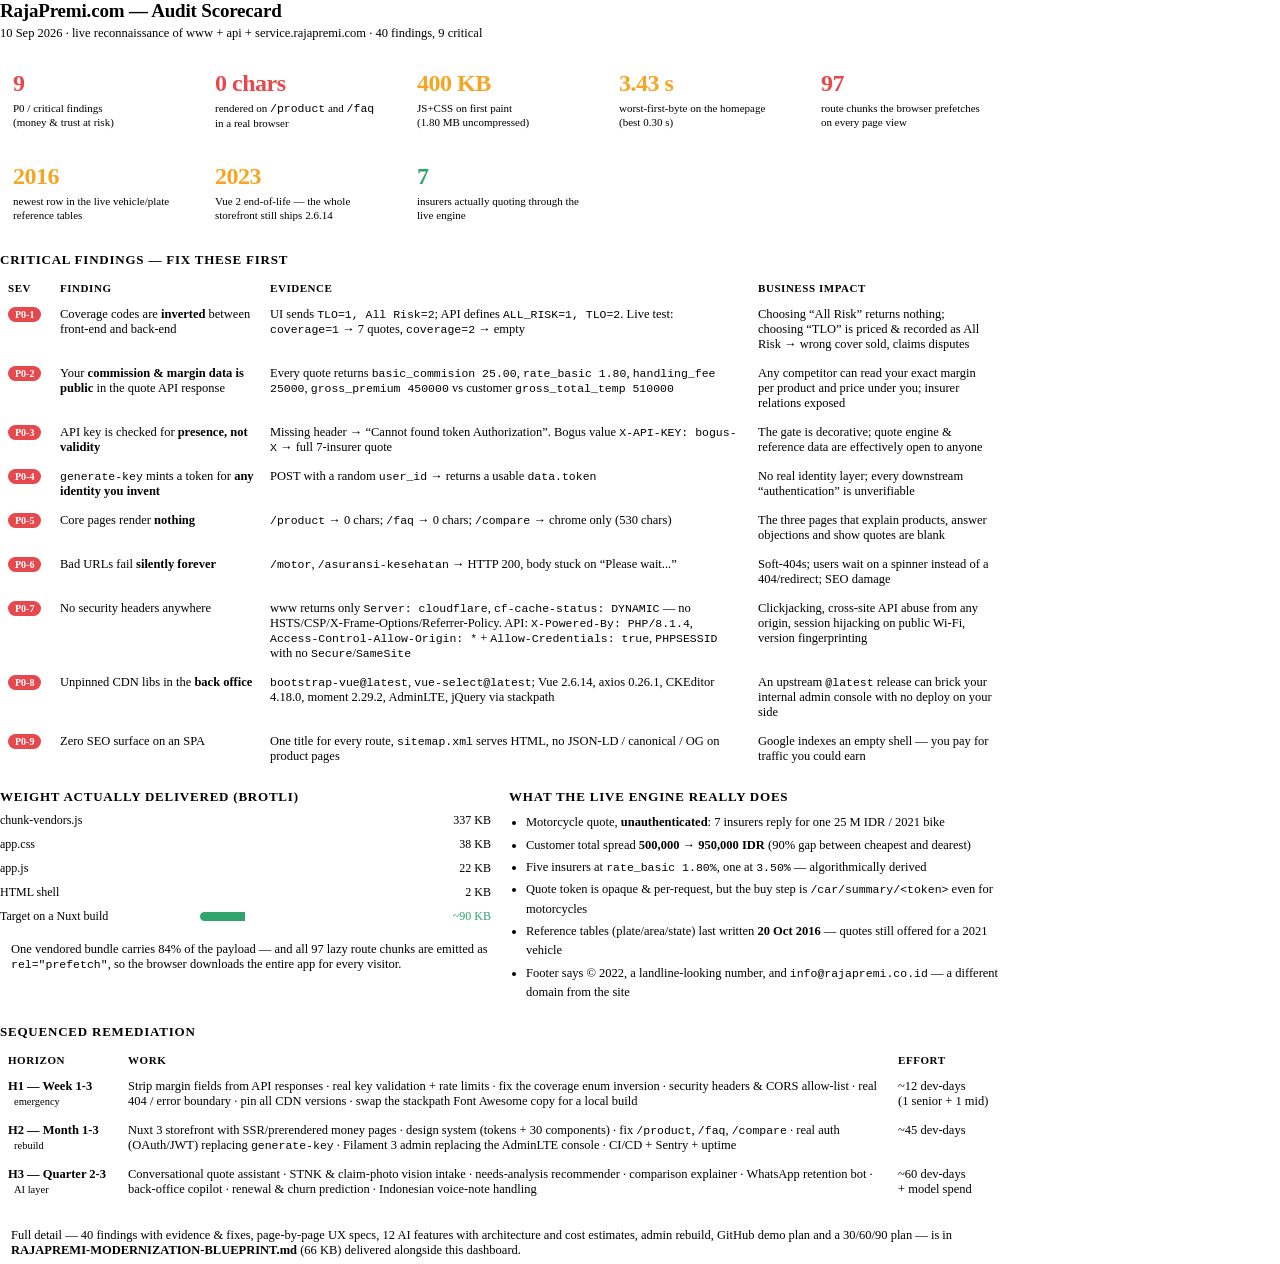
<file: docs/audit-dashboard.html>
<!DOCTYPE html>
<html lang="en">
<head>
<meta charset="utf-8">
<title>RajaPremi Audit — Executive Dashboard</title>
<style>
  :root{
    --p0:#e5484d; --p1:#f5a524; --p2:#0ea5e9; --p3:#8b8d98;
    --ok:#30a46c;
  }
  *{box-sizing:border-box}
  html,body{
    font-family:var(--app-font, inherit);
    color:var(--foreground);
    margin:0; padding:0;
  }
  .wrap{max-width:1000px;display:flex;flex-direction:column;gap:18px;align-items:flex-start}
  h1{font-size:19px;margin:0;font-weight:650;letter-spacing:-.01em}
  h2{font-size:13px;margin:0 0 8px;font-weight:650;text-transform:uppercase;letter-spacing:.06em;color:var(--muted-foreground)}
  .sub{color:var(--muted-foreground);font-size:12.5px;margin-top:4px}
  .grid{display:grid;grid-template-columns:repeat(auto-fit,minmax(160px,1fr));gap:10px;width:100%}
  .card{border:1px solid var(--border);border-radius:10px;padding:11px 13px;background:var(--card)}
  .kpi{font-size:24px;font-weight:680;line-height:1.15;letter-spacing:-.02em}
  .klab{font-size:11px;color:var(--muted-foreground);margin-top:3px;line-height:1.35}
  table{border-collapse:collapse;width:100%;font-size:12.5px}
  th{text-align:left;font-weight:600;color:var(--muted-foreground);font-size:11px;text-transform:uppercase;letter-spacing:.05em;padding:6px 8px;border-bottom:1px solid var(--border)}
  td{padding:7px 8px;border-bottom:1px solid var(--border);vertical-align:top}
  tr:last-child td{border-bottom:none}
  .pill{display:inline-block;font-size:10px;font-weight:700;padding:2px 7px;border-radius:99px;color:#fff;white-space:nowrap}
  .p0{background:var(--p0)} .p1{background:var(--p1)} .p2{background:var(--p2)} .p3{background:var(--p3)}
  code{font-family:ui-monospace,SFMono-Regular,Menlo,monospace;font-size:11.5px;color:var(--accent)}
  .bar{height:9px;border-radius:99px;background:var(--border);overflow:hidden;min-width:120px}
  .bar > i{display:block;height:100%;background:var(--accent)}
  .bars{display:flex;flex-direction:column;gap:9px;width:100%}
  .brow{display:grid;grid-template-columns:190px 1fr 78px;gap:10px;align-items:center;font-size:12px}
  .brow .n{color:var(--muted-foreground)}
  .brow .v{text-align:right;font-variant-numeric:tabular-nums}
  .note{border-left:3px solid var(--accent);padding:6px 0 6px 11px;font-size:12.5px;color:var(--muted-foreground);max-width:1000px}
  .two{display:grid;grid-template-columns:1fr 1fr;gap:18px;width:100%;align-items:start}
  ul{margin:6px 0 0;padding-left:17px;font-size:12.5px;line-height:1.55}
  li{margin:3px 0}
  .tag{font-size:10.5px;border:1px solid var(--border);border-radius:5px;padding:1px 6px;color:var(--muted-foreground)}
</style>
</head>
<body>
<div class="wrap">

  <div>
    <h1>RajaPremi.com — Audit Scorecard</h1>
    <div class="sub">10 Sep 2026 · live reconnaissance of www + api + service.rajapremi.com · 40 findings, 9 critical</div>
  </div>

  <div class="grid">
    <div class="card"><div class="kpi" style="color:var(--p0)">9</div><div class="klab">P0 / critical findings<br>(money &amp; trust at risk)</div></div>
    <div class="card"><div class="kpi" style="color:var(--p0)">0 chars</div><div class="klab">rendered on <code>/product</code> and <code>/faq</code> in a real browser</div></div>
    <div class="card"><div class="kpi" style="color:var(--p1)">400 KB</div><div class="klab">JS+CSS on first paint<br>(1.80 MB uncompressed)</div></div>
    <div class="card"><div class="kpi" style="color:var(--p1)">3.43 s</div><div class="klab">worst-first-byte on the homepage (best 0.30 s)</div></div>
    <div class="card"><div class="kpi" style="color:var(--p0)">97</div><div class="klab">route chunks the browser prefetches on every page view</div></div>
    <div class="card"><div class="kpi" style="color:var(--p1)">2016</div><div class="klab">newest row in the live vehicle/plate reference tables</div></div>
    <div class="card"><div class="kpi" style="color:var(--p1)">2023</div><div class="klab">Vue 2 end-of-life — the whole storefront still ships 2.6.14</div></div>
    <div class="card"><div class="kpi" style="color:var(--ok)">7</div><div class="klab">insurers actually quoting through the live engine</div></div>
  </div>

  <div>
    <h2>Critical findings — fix these first</h2>
    <table>
      <tr><th style="width:52px">Sev</th><th style="width:210px">Finding</th><th>Evidence</th><th style="width:250px">Business impact</th></tr>
      <tr><td><span class="pill p0">P0-1</span></td><td>Coverage codes are <b>inverted</b> between front-end and back-end</td><td>UI sends <code>TLO=1, All Risk=2</code>; API defines <code>ALL_RISK=1, TLO=2</code>. Live test: <code>coverage=1</code> → 7 quotes, <code>coverage=2</code> → empty</td><td>Choosing “All Risk” returns nothing; choosing “TLO” is priced &amp; recorded as All Risk → wrong cover sold, claims disputes</td></tr>
      <tr><td><span class="pill p0">P0-2</span></td><td>Your <b>commission &amp; margin data is public</b> in the quote API response</td><td>Every quote returns <code>basic_commision 25.00</code>, <code>rate_basic 1.80</code>, <code>handling_fee 25000</code>, <code>gross_premium 450000</code> vs customer <code>gross_total_temp 510000</code></td><td>Any competitor can read your exact margin per product and price under you; insurer relations exposed</td></tr>
      <tr><td><span class="pill p0">P0-3</span></td><td>API key is checked for <b>presence, not validity</b></td><td>Missing header → “Cannot found token Authorization”. Bogus value <code>X-API-KEY: bogus-X</code> → full 7-insurer quote</td><td>The gate is decorative; quote engine &amp; reference data are effectively open to anyone</td></tr>
      <tr><td><span class="pill p0">P0-4</span></td><td><code>generate-key</code> mints a token for <b>any identity you invent</b></td><td>POST with a random <code>user_id</code> → returns a usable <code>data.token</code></td><td>No real identity layer; every downstream “authentication” is unverifiable</td></tr>
      <tr><td><span class="pill p0">P0-5</span></td><td>Core pages render <b>nothing</b></td><td><code>/product</code> → 0 chars; <code>/faq</code> → 0 chars; <code>/compare</code> → chrome only (530 chars)</td><td>The three pages that explain products, answer objections and show quotes are blank</td></tr>
      <tr><td><span class="pill p0">P0-6</span></td><td>Bad URLs fail <b>silently forever</b></td><td><code>/motor</code>, <code>/asuransi-kesehatan</code> → HTTP 200, body stuck on “Please wait...”</td><td>Soft-404s; users wait on a spinner instead of a 404/redirect; SEO damage</td></tr>
      <tr><td><span class="pill p0">P0-7</span></td><td>No security headers anywhere</td><td>www returns only <code>Server: cloudflare</code>, <code>cf-cache-status: DYNAMIC</code> — no HSTS/CSP/X-Frame-Options/Referrer-Policy. API: <code>X-Powered-By: PHP/8.1.4</code>, <code>Access-Control-Allow-Origin: *</code> + <code>Allow-Credentials: true</code>, <code>PHPSESSID</code> with no <code>Secure</code>/<code>SameSite</code></td><td>Clickjacking, cross-site API abuse from any origin, session hijacking on public Wi-Fi, version fingerprinting</td></tr>
      <tr><td><span class="pill p0">P0-8</span></td><td>Unpinned CDN libs in the <b>back office</b></td><td><code>bootstrap-vue@latest</code>, <code>vue-select@latest</code>; Vue 2.6.14, axios 0.26.1, CKEditor 4.18.0, moment 2.29.2, AdminLTE, jQuery via stackpath</td><td>An upstream <code>@latest</code> release can brick your internal admin console with no deploy on your side</td></tr>
      <tr><td><span class="pill p0">P0-9</span></td><td>Zero SEO surface on an SPA</td><td>One title for every route, <code>sitemap.xml</code> serves HTML, no JSON-LD / canonical / OG on product pages</td><td>Google indexes an empty shell — you pay for traffic you could earn</td></tr>
    </table>
  </div>

  <div class="two">
    <div>
      <h2>Weight actually delivered (brotli)</h2>
      <div class="bars">
        <div class="brow"><span class="n">chunk-vendors.js</span><span class="bar"><i style="width:84%"></i></span><span class="v">337 KB</span></div>
        <div class="brow"><span class="n">app.css</span><span class="bar"><i style="width:10%"></i></span><span class="v">38 KB</span></div>
        <div class="brow"><span class="n">app.js</span><span class="bar"><i style="width:6%"></i></span><span class="v">22 KB</span></div>
        <div class="brow"><span class="n">HTML shell</span><span class="bar"><i style="width:1%"></i></span><span class="v">2 KB</span></div>
        <div class="brow"><span class="n" style="color:var(--foreground)">Target on a Nuxt build</span><span class="bar"><i style="width:22%;background:var(--ok)"></i></span><span class="v" style="color:var(--ok)">~90 KB</span></div>
      </div>
      <div class="note" style="margin-top:12px">One vendored bundle carries 84% of the payload — and all 97 lazy route chunks are emitted as <code>rel="prefetch"</code>, so the browser downloads the entire app for every visitor.</div>
    </div>
    <div>
      <h2>What the live engine really does</h2>
      <ul>
        <li>Motorcycle quote, <b>unauthenticated</b>: 7 insurers reply for one 25 M IDR / 2021 bike</li>
        <li>Customer total spread <b>500,000 → 950,000 IDR</b> (90% gap between cheapest and dearest)</li>
        <li>Five insurers at <code>rate_basic 1.80%</code>, one at <code>3.50%</code> — algorithmically derived</li>
        <li>Quote token is opaque &amp; per-request, but the buy step is <code>/car/summary/&lt;token&gt;</code> even for motorcycles</li>
        <li>Reference tables (plate/area/state) last written <b>20 Oct 2016</b> — quotes still offered for a 2021 vehicle</li>
        <li>Footer says © 2022, a landline-looking number, and <code>info@rajapremi.co.id</code> — a different domain from the site</li>
      </ul>
    </div>
  </div>

  <div>
    <h2>Sequenced remediation</h2>
    <table>
      <tr><th style="width:120px">Horizon</th><th>Work</th><th style="width:110px">Effort</th></tr>
      <tr><td><b>H1 — Week 1-3</b><br><span class="tag">emergency</span></td><td>Strip margin fields from API responses · real key validation + rate limits · fix the coverage enum inversion · security headers &amp; CORS allow-list · real 404 / error boundary · pin all CDN versions · swap the stackpath Font Awesome copy for a local build</td><td>~12 dev-days<br>(1 senior + 1 mid)</td></tr>
      <tr><td><b>H2 — Month 1-3</b><br><span class="tag">rebuild</span></td><td>Nuxt 3 storefront with SSR/prerendered money pages · design system (tokens + 30 components) · fix <code>/product</code>, <code>/faq</code>, <code>/compare</code> · real auth (OAuth/JWT) replacing <code>generate-key</code> · Filament 3 admin replacing the AdminLTE console · CI/CD + Sentry + uptime</td><td>~45 dev-days</td></tr>
      <tr><td><b>H3 — Quarter 2-3</b><br><span class="tag">AI layer</span></td><td>Conversational quote assistant · STNK &amp; claim-photo vision intake · needs-analysis recommender · comparison explainer · WhatsApp retention bot · back-office copilot · renewal &amp; churn prediction · Indonesian voice-note handling</td><td>~60 dev-days<br>+ model spend</td></tr>
    </table>
  </div>

  <div class="note">
    Full detail — 40 findings with evidence &amp; fixes, page-by-page UX specs, 12 AI features with architecture and cost estimates, admin rebuild, GitHub demo plan and a 30/60/90 plan — is in
    <b>RAJAPREMI-MODERNIZATION-BLUEPRINT.md</b> (66 KB) delivered alongside this dashboard.
  </div>

</div>
</body>
</html>
</file>
<file: assets/css/tokens.css>
/* ============================================================
   RajaPremi Modern — Design Tokens
   Single source of truth for colour, type, space, radius, depth.
   Replace these values to re-skin the whole product.
   ============================================================ */

:root {
  /* ---------- Brand ---------- */
  --brand-50:  #eef2ff;
  --brand-100: #e0e7ff;
  --brand-200: #c7d2fe;
  --brand-300: #a5b4fc;
  --brand-400: #818cf8;
  --brand-500: #6366f1;
  --brand-600: #4f46e5;
  --brand-700: #4338ca;
  --brand-800: #3730a3;
  --brand-900: #312e81;

  --accent-400: #22d3ee;
  --accent-500: #06b6d4;
  --accent-600: #0891b2;

  --gold-400: #fbbf24;
  --gold-500: #f59e0b;

  --success-50:  #ecfdf5;
  --success-100: #d1fae5;
  --success-500: #10b981;
  --success-600: #059669;

  --warn-50:  #fffbeb;
  --warn-100: #fef3c7;
  --warn-500: #f59e0b;
  --warn-600: #d97706;

  --danger-50:  #fef2f2;
  --danger-100: #fee2e2;
  --danger-500: #ef4444;
  --danger-600: #dc2626;

  --info-50:  #eff6ff;
  --info-500: #3b82f6;
  --info-600: #2563eb;

  /* ---------- Neutrals ---------- */
  --n-0:   #ffffff;
  --n-25:  #fcfcfd;
  --n-50:  #f8fafc;
  --n-100: #f1f5f9;
  --n-200: #e2e8f0;
  --n-300: #cbd5e1;
  --n-400: #94a3b8;
  --n-500: #64748b;
  --n-600: #475569;
  --n-700: #334155;
  --n-800: #1e293b;
  --n-900: #0f172a;
  --n-950: #080d17;

  /* ---------- Semantic (light) ---------- */
  --bg:            var(--n-50);
  --bg-elevated:   var(--n-0);
  --bg-sunken:     var(--n-100);
  --bg-inverse:    var(--n-900);
  --surface:       var(--n-0);
  --surface-hover: var(--n-50);
  --border:        var(--n-200);
  --border-strong: var(--n-300);
  --text:          var(--n-900);
  --text-muted:    var(--n-500);
  --text-subtle:   var(--n-400);
  --text-inverse:  var(--n-0);
  --ring:          var(--brand-500);

  --primary:        var(--brand-600);
  --primary-hover:  var(--brand-700);
  --primary-soft:   var(--brand-50);
  --primary-border: var(--brand-200);
  --on-primary:     #fff;

  --grad-brand: linear-gradient(135deg, var(--brand-600) 0%, var(--brand-500) 45%, var(--accent-500) 100%);
  --grad-hero:  radial-gradient(1100px 520px at 12% -10%, rgba(99,102,241,.20), transparent 60%),
                radial-gradient(900px 460px at 100% 0%, rgba(6,182,212,.16), transparent 55%);
  --grad-card:  linear-gradient(180deg, rgba(255,255,255,.9), rgba(255,255,255,.6));

  /* ---------- Type ---------- */
  --font-sans: "Inter", "Inter var", -apple-system, BlinkMacSystemFont, "Segoe UI",
               Roboto, "Helvetica Neue", Arial, "Noto Sans", sans-serif;
  --font-mono: ui-monospace, SFMono-Regular, "SF Mono", Menlo, Consolas, monospace;

  /* Fluid type scale: identical to the fixed values at >=1200px, easing down to
     the minimum at ~320px so headings and body text stay proportional on every
     screen instead of snapping at one breakpoint. */
  --fs-2xs: .6875rem;   /* 11 */
  --fs-xs:  .75rem;     /* 12 */
  --fs-sm:  .8125rem;   /* 13 */
  --fs-md:  clamp(.8125rem, .79rem + .16vw, .875rem);   /* 13 -> 14 */
  --fs-base:clamp(.9rem,    .88rem + .12vw, .9375rem);  /* 14.4 -> 15 */
  --fs-lg:  clamp(.96875rem,.94rem + .25vw, 1.0625rem); /* 15.5 -> 17 */
  --fs-xl:  clamp(1.0625rem,1rem + .45vw,   1.25rem);   /* 17 -> 20 */
  --fs-2xl: clamp(1.1875rem,1.05rem + .9vw, 1.5rem);    /* 19 -> 24 */
  --fs-3xl: clamp(1.375rem, 1.1rem + 1.5vw, 1.875rem);  /* 22 -> 30 */
  --fs-4xl: clamp(1.625rem, 1.2rem + 2.2vw, 2.375rem);  /* 26 -> 38 */
  --fs-5xl: clamp(1.9375rem,1.35rem + 3.1vw,3rem);      /* 31 -> 48 */
  --fs-6xl: clamp(2.25rem,  1.5rem + 3.8vw, 3.75rem);   /* 36 -> 60 */

  --lh-tight: 1.15;
  --lh-snug:  1.35;
  --lh-base:  1.6;

  --fw-regular: 400;
  --fw-medium:  500;
  --fw-semi:    600;
  --fw-bold:    700;
  --fw-black:   800;

  --tracking-tight: -.022em;
  --tracking-snug:  -.012em;
  --tracking-wide:  .04em;

  /* ---------- Space (4pt) ---------- */
  --s-1:  .25rem;  --s-2:  .5rem;   --s-3:  .75rem;  --s-4:  1rem;
  --s-5:  1.25rem; --s-6:  1.5rem;  --s-7:  1.75rem; --s-8:  2rem;
  --s-10: 2.5rem;  --s-12: 3rem;    --s-16: 4rem;    --s-20: 5rem;
  --s-24: 6rem;    --s-32: 8rem;

  /* ---------- Radius ---------- */
  --r-xs: 6px;  --r-sm: 8px;  --r-md: 10px;
  --r-lg: 14px; --r-xl: 20px; --r-2xl: 28px; --r-full: 999px;

  /* ---------- Depth ---------- */
  --sh-xs: 0 1px 2px rgba(15,23,42,.06);
  --sh-sm: 0 1px 3px rgba(15,23,42,.08), 0 1px 2px rgba(15,23,42,.04);
  --sh-md: 0 4px 12px rgba(15,23,42,.08), 0 2px 4px rgba(15,23,42,.04);
  --sh-lg: 0 12px 28px rgba(15,23,42,.10), 0 4px 8px rgba(15,23,42,.05);
  --sh-xl: 0 24px 56px rgba(15,23,42,.14), 0 8px 16px rgba(15,23,42,.06);
  --sh-focus: 0 0 0 3px rgba(99,102,241,.35);

  /* ---------- Layout ---------- */
  --container: 1200px;
  --container-wide: 1360px;
  --container-narrow: 780px;
  --header-h: 68px;
  --z-header: 100;
  --z-drawer: 200;
  --z-modal: 300;
  --z-toast: 400;

  --ease: cubic-bezier(.4, 0, .2, 1);
  --ease-out: cubic-bezier(.16, 1, .3, 1);
  --dur-fast: 120ms;
  --dur: 200ms;
  --dur-slow: 380ms;
}

/* ============================================================
   Dark theme
   ============================================================ */
[data-theme="dark"] {
  --bg:            var(--n-950);
  --bg-elevated:   #0e1526;
  --bg-sunken:     #0a1020;
  --bg-inverse:    var(--n-0);
  --surface:       #0e1526;
  --surface-hover: #141d33;
  --border:        #1e2a45;
  --border-strong: #2b3a5c;
  --text:          #e8edf7;
  --text-muted:    #93a0b8;
  --text-subtle:   #64718c;
  --text-inverse:  var(--n-900);

  --primary:        var(--brand-500);
  --primary-hover:  var(--brand-400);
  --primary-soft:   rgba(99,102,241,.14);
  --primary-border: rgba(99,102,241,.34);
  --on-primary:     #fff;

  --grad-card: linear-gradient(180deg, rgba(20,29,51,.9), rgba(14,21,38,.6));
  --grad-hero: radial-gradient(1100px 520px at 12% -10%, rgba(99,102,241,.26), transparent 60%),
               radial-gradient(900px 460px at 100% 0%, rgba(6,182,212,.20), transparent 55%);

  --sh-xs: 0 1px 2px rgba(0,0,0,.4);
  --sh-sm: 0 1px 3px rgba(0,0,0,.45);
  --sh-md: 0 4px 14px rgba(0,0,0,.5);
  --sh-lg: 0 14px 32px rgba(0,0,0,.55);
  --sh-xl: 0 28px 64px rgba(0,0,0,.6);

  --success-50: rgba(16,185,129,.14);
  --warn-50:    rgba(245,158,11,.14);
  --danger-50:  rgba(239,68,68,.14);
  --info-50:    rgba(59,130,246,.14);
  --n-50:  #0a1020;
  --n-100: #0e1526;
}

@media (prefers-color-scheme: dark) {
  :root:not([data-theme="light"]) {
    --bg:            var(--n-950);
    --bg-elevated:   #0e1526;
    --bg-sunken:     #0a1020;
    --surface:       #0e1526;
    --surface-hover: #141d33;
    --border:        #1e2a45;
    --border-strong: #2b3a5c;
    --text:          #e8edf7;
    --text-muted:    #93a0b8;
    --text-subtle:   #64718c;
    --primary:        var(--brand-500);
    --primary-hover:  var(--brand-400);
    --primary-soft:   rgba(99,102,241,.14);
    --primary-border: rgba(99,102,241,.34);
    --n-50:  #0a1020;
    --n-100: #0e1526;
  }
}

/* Product-line accent colours (used by category chips/cards) */
:root {
  --prod-motor:      #4f46e5;
  --prod-mobil:      #0ea5e9;
  --prod-properti:   #14b8a6;
  --prod-kecelakaan: #f59e0b;
  --prod-kesehatan:  #10b981;
  --prod-travel:     #8b5cf6;
  --prod-umrah:      #ec4899;
  --prod-jiwa:       #6366f1;
}
</file>
<file: assets/css/base.css>
/* ============================================================
   RajaPremi Modern — Base
   Reset, document defaults, typography primitives, utilities.
   ============================================================ */

*, *::before, *::after { box-sizing: border-box; }

html {
  -webkit-text-size-adjust: 100%;
  scroll-behavior: smooth;
  scroll-padding-top: calc(var(--header-h) + 16px);
}

body {
  margin: 0;
  font-family: var(--font-sans);
  font-size: var(--fs-base);
  line-height: var(--lh-base);
  color: var(--text);
  background: var(--bg);
  -webkit-font-smoothing: antialiased;
  -moz-osx-font-smoothing: grayscale;
  font-feature-settings: "cv02","cv03","cv04","cv11";
  overflow-x: hidden;
  /* Long unbreakable strings (emails, policy numbers, deep links) must wrap
     instead of pushing their container — and the page — wider than the screen. */
  overflow-wrap: break-word;
}

@media (prefers-reduced-motion: reduce) {
  html { scroll-behavior: auto; }
  *, *::before, *::after {
    animation-duration: .001ms !important;
    animation-iteration-count: 1 !important;
    transition-duration: .001ms !important;
  }
}

img, svg, video { max-width: 100%; height: auto; display: block; }
svg { flex: none; }

h1, h2, h3, h4, h5, h6 {
  margin: 0 0 var(--s-3);
  line-height: var(--lh-tight);
  letter-spacing: var(--tracking-tight);
  font-weight: var(--fw-bold);
  color: var(--text);
  text-wrap: balance;
}
h1 { font-size: var(--fs-4xl); }
h2 { font-size: var(--fs-3xl); }
h3 { font-size: var(--fs-xl); }
h4 { font-size: var(--fs-lg); letter-spacing: var(--tracking-snug); }
h5 { font-size: var(--fs-base); letter-spacing: normal; }
h6 { font-size: var(--fs-md); letter-spacing: normal; }

p { margin: 0 0 var(--s-4); color: var(--text); text-wrap: pretty; }
p:last-child { margin-bottom: 0; }

a { color: var(--primary); text-decoration: none; transition: color var(--dur) var(--ease); }
a:hover { color: var(--primary-hover); }

small, .text-sm { font-size: var(--fs-sm); }
.text-xs { font-size: var(--fs-xs); }
.text-lg { font-size: var(--fs-lg); }
.text-muted { color: var(--text-muted); }
.text-subtle { color: var(--text-subtle); }
.text-center { text-align: center; }
.text-right { text-align: right; }
.text-mono { font-family: var(--font-mono); font-variant-numeric: tabular-nums; }
.text-nowrap { white-space: nowrap; }
.text-balance { text-wrap: balance; }

strong, b { font-weight: var(--fw-semi); }

code, kbd, samp {
  font-family: var(--font-mono);
  font-size: .9em;
  background: var(--bg-sunken);
  border: 1px solid var(--border);
  border-radius: var(--r-xs);
  padding: .1em .38em;
}
kbd { box-shadow: var(--sh-xs); font-size: var(--fs-2xs); }

hr { border: 0; border-top: 1px solid var(--border); margin: var(--s-8) 0; }

::selection { background: var(--brand-200); color: var(--n-900); }

:focus-visible {
  outline: 2px solid var(--ring);
  outline-offset: 2px;
  border-radius: var(--r-xs);
}

/* Screen-reader only (accessibility) */
.sr-only {
  position: absolute; width: 1px; height: 1px; padding: 0; margin: -1px;
  overflow: hidden; clip: rect(0,0,0,0); white-space: nowrap; border: 0;
}
.skip-link {
  position: absolute; left: var(--s-4); top: -100px; z-index: 999;
  background: var(--primary); color: var(--on-primary);
  padding: var(--s-3) var(--s-5); border-radius: var(--r-md);
  font-weight: var(--fw-semi); transition: top var(--dur) var(--ease);
}
.skip-link:focus { top: var(--s-4); color: var(--on-primary); }

/* ---------- Layout primitives ---------- */
.container {
  width: 100%;
  max-width: var(--container);
  margin-inline: auto;
  padding-inline: clamp(.95rem, 4vw, 1.25rem);
}
.container-wide { max-width: var(--container-wide); }
.container-narrow { max-width: var(--container-narrow); }

.section { padding-block: var(--s-16); }
.section-sm { padding-block: var(--s-10); }
.section-lg { padding-block: var(--s-24); }

@media (max-width: 768px) {
  .section { padding-block: var(--s-10); }
  .section-lg { padding-block: var(--s-16); }
  /* Heading sizes are fluid now (see --fs-* in tokens.css) — no override needed. */
}

.stack   { display: flex; flex-direction: column; }
.row     { display: flex; flex-direction: row; }
.wrap    { flex-wrap: wrap; }
.center  { align-items: center; }
.between { justify-content: space-between; }
.end     { justify-content: flex-end; }
.grow    { flex: 1 1 auto; min-width: 0; }
.gap-1 { gap: var(--s-1); } .gap-2 { gap: var(--s-2); } .gap-3 { gap: var(--s-3); }
.gap-4 { gap: var(--s-4); } .gap-5 { gap: var(--s-5); } .gap-6 { gap: var(--s-6); }
.gap-8 { gap: var(--s-8); }

.grid { display: grid; gap: var(--s-5); }
.grid-2 { grid-template-columns: repeat(2, minmax(0,1fr)); }
.grid-3 { grid-template-columns: repeat(3, minmax(0,1fr)); }
.grid-4 { grid-template-columns: repeat(4, minmax(0,1fr)); }
.grid-auto-280 { grid-template-columns: repeat(auto-fit, minmax(280px, 1fr)); }
.grid-auto-240 { grid-template-columns: repeat(auto-fit, minmax(240px, 1fr)); }
.grid-auto-180 { grid-template-columns: repeat(auto-fit, minmax(180px, 1fr)); }

@media (max-width: 1024px) { .grid-4 { grid-template-columns: repeat(2, minmax(0,1fr)); } }
@media (max-width: 860px) {
  .grid-2, .grid-3, .grid-4 { grid-template-columns: minmax(0,1fr); }
}

.mt-0{margin-top:0}.mt-2{margin-top:var(--s-2)}.mt-4{margin-top:var(--s-4)}
.mt-6{margin-top:var(--s-6)}.mt-8{margin-top:var(--s-8)}.mt-12{margin-top:var(--s-12)}
.mb-0{margin-bottom:0}.mb-2{margin-bottom:var(--s-2)}.mb-4{margin-bottom:var(--s-4)}
.mb-6{margin-bottom:var(--s-6)}.mb-8{margin-bottom:var(--s-8)}
.hidden{display:none !important}
/* Responsive visibility helpers (one breakpoint each, deliberately few). */
@media (max-width: 720px) { .hide-md { display: none !important; } }
@media (max-width: 480px) { .hide-xs { display: none !important; } }
.full{width:100%}
.mx-auto{margin-inline:auto}
.radius-lg{border-radius:var(--r-lg)}
.radius-xl{border-radius:var(--r-xl)}
.relative{position:relative}
.surface{background:var(--surface);border:1px solid var(--border)}

/* Motion helpers */
@keyframes fadeUp { from { opacity:0; transform: translateY(14px); } to { opacity:1; transform:none; } }
@keyframes fadeIn { from { opacity:0 } to { opacity:1 } }
@keyframes pop    { from { opacity:0; transform: scale(.96) } to { opacity:1; transform:none } }
@keyframes shimmer { 0% { background-position: -400px 0 } 100% { background-position: 400px 0 } }
@keyframes pulseDot { 0%,100%{opacity:.35;transform:scale(.85)} 50%{opacity:1;transform:scale(1)} }
@keyframes ellipsis { 0%{content:""} 25%{content:"."} 50%{content:".."} 75%{content:"..."} }

.animate-up { animation: fadeUp var(--dur-slow) var(--ease-out) both; }
.delay-1{animation-delay:.06s}.delay-2{animation-delay:.12s}.delay-3{animation-delay:.18s}
.delay-4{animation-delay:.24s}.delay-5{animation-delay:.3s}.delay-6{animation-delay:.36s}

/* Reveal-on-scroll (progressive enhancement, no layout shift if JS off) */
.reveal { opacity: 1; }
.js .reveal { opacity: 0; transform: translateY(18px); transition: opacity .6s var(--ease-out), transform .6s var(--ease-out); }
.js .reveal.in { opacity: 1; transform: none; }
</file>
<file: assets/css/components.css>
/* ============================================================
   RajaPremi Modern — Components
   Every interactive surface in the product is built from these.
   ============================================================ */

/* ---------------- Buttons ---------------- */
.btn {
  --_bg: var(--surface);
  --_fg: var(--text);
  --_bd: var(--border-strong);
  display: inline-flex; align-items: center; justify-content: center;
  gap: var(--s-2);
  font: inherit;
  font-size: var(--fs-md);
  font-weight: var(--fw-semi);
  letter-spacing: var(--tracking-snug);
  line-height: 1;
  padding: .625rem 1rem;
  min-height: 38px;
  border-radius: var(--r-md);
  border: 1px solid var(--_bd);
  background: var(--_bg);
  color: var(--_fg);
  cursor: pointer;
  white-space: nowrap;
  user-select: none;
  transition: background var(--dur) var(--ease), border-color var(--dur) var(--ease),
              color var(--dur) var(--ease), box-shadow var(--dur) var(--ease),
              transform var(--dur-fast) var(--ease);
}
.btn:hover { transform: translateY(-1px); box-shadow: var(--sh-sm); }
.btn:active { transform: translateY(0); box-shadow: none; }
.btn:disabled, .btn[aria-disabled="true"] { opacity: .5; cursor: not-allowed; transform: none; box-shadow: none; }
.btn svg { width: 16px; height: 16px; }

.btn-primary {
  --_bg: var(--grad-brand);
  --_fg: var(--on-primary);
  --_bd: transparent;
  background-size: 160% 160%;
  box-shadow: var(--sh-sm);
}
.btn-primary:hover { --_bg: var(--grad-brand); background-position: 100% 50%; box-shadow: var(--sh-md); }

.btn-secondary { --_bg: var(--surface); --_fg: var(--text); --_bd: var(--border-strong); }
.btn-secondary:hover { --_bg: var(--surface-hover); }

.btn-soft { --_bg: var(--primary-soft); --_fg: var(--primary); --_bd: var(--primary-border); }
.btn-soft:hover { --_bg: var(--primary); --_fg: var(--on-primary); }

.btn-ghost { --_bg: transparent; --_fg: var(--text-muted); --_bd: transparent; min-height: 34px; padding: .4rem .6rem; }
.btn-ghost:hover { --_bg: var(--surface-hover); --_fg: var(--text); box-shadow: none; }

.btn-success { --_bg: var(--success-500); --_fg: #fff; --_bd: transparent; }
.btn-danger  { --_bg: var(--danger-500);  --_fg: #fff; --_bd: transparent; }

.btn-lg { font-size: var(--fs-base); padding: .875rem 1.5rem; min-height: 46px; border-radius: var(--r-lg); }
.btn-sm { font-size: var(--fs-sm); padding: .4rem .7rem; min-height: 30px; border-radius: var(--r-sm); }
.btn-block { width: 100%; }
.btn-icon { padding: .5rem; min-height: 36px; width: 36px; }

.btn-group { display: inline-flex; border: 1px solid var(--border); border-radius: var(--r-md); overflow: hidden; background: var(--bg-sunken); }
.btn-group button {
  font: inherit; font-size: var(--fs-sm); font-weight: var(--fw-medium);
  padding: .5rem .8rem; border: 0; background: transparent; color: var(--text-muted); cursor: pointer;
  transition: all var(--dur) var(--ease);
}
.btn-group button[aria-pressed="true"], .btn-group button.is-active {
  background: var(--surface); color: var(--primary); font-weight: var(--fw-semi); box-shadow: var(--sh-xs);
}

/* ---------------- Form controls ---------------- */
.field { display: flex; flex-direction: column; gap: var(--s-2); }
.field-label {
  font-size: var(--fs-sm); font-weight: var(--fw-semi); color: var(--text);
  display: flex; align-items: center; gap: var(--s-2);
}
.field-hint { font-size: var(--fs-xs); color: var(--text-muted); }
.field-error { font-size: var(--fs-xs); color: var(--danger-600); display: flex; align-items: center; gap: var(--s-1); }

.input, .select, .textarea {
  font: inherit; font-size: var(--fs-md); color: var(--text);
  background: var(--surface);
  border: 1px solid var(--border-strong);
  border-radius: var(--r-md);
  padding: .625rem .8rem;
  min-height: 42px;
  width: 100%;
  transition: border-color var(--dur) var(--ease), box-shadow var(--dur) var(--ease), background var(--dur) var(--ease);
}
.input::placeholder, .textarea::placeholder { color: var(--text-subtle); }
.input:hover, .select:hover, .textarea:hover { border-color: var(--n-400); }
.input:focus, .select:focus, .textarea:focus {
  outline: none; border-color: var(--primary); box-shadow: var(--sh-focus);
}
.select {
  appearance: none;
  background-image: url("data:image/svg+xml,%3Csvg xmlns='http://www.w3.org/2000/svg' width='14' height='14' viewBox='0 0 24 24' fill='none' stroke='%2364748b' stroke-width='2.5' stroke-linecap='round' stroke-linejoin='round'%3E%3Cpath d='M6 9l6 6 6-6'/%3E%3C/svg%3E");
  background-repeat: no-repeat; background-position: right .7rem center;
  padding-right: 2rem; cursor: pointer;
}
.textarea { min-height: 96px; resize: vertical; line-height: var(--lh-base); }

.input-group { display: flex; align-items: stretch; }
.input-group .input { border-radius: 0; border-left-width: 0; }
.input-group > :first-child { border-top-left-radius: var(--r-md); border-bottom-left-radius: var(--r-md); border-left-width: 1px; }
.input-group > :last-child { border-top-right-radius: var(--r-md); border-bottom-right-radius: var(--r-md); }
.input-affix {
  display: inline-flex; align-items: center; padding: 0 .75rem;
  background: var(--bg-sunken); border: 1px solid var(--border-strong);
  border-right: 0; border-radius: var(--r-md) 0 0 var(--r-md);
  font-size: var(--fs-sm); font-weight: var(--fw-semi); color: var(--text-muted);
}

.checkbox, .radio {
  display: flex; gap: var(--s-3); align-items: flex-start;
  font-size: var(--fs-md); cursor: pointer; color: var(--text);
}
.checkbox input, .radio input { margin: .2rem 0 0; width: 17px; height: 17px; accent-color: var(--primary); flex: none; }

.switch { display: inline-flex; align-items: center; gap: var(--s-3); cursor: pointer; font-size: var(--fs-md); }
.switch input { position: absolute; opacity: 0; pointer-events: none; }
.switch-track {
  width: 42px; height: 24px; border-radius: var(--r-full);
  background: var(--n-300); position: relative; transition: background var(--dur) var(--ease); flex: none;
}
.switch-track::after {
  content: ""; position: absolute; top: 3px; left: 3px; width: 18px; height: 18px;
  background: #fff; border-radius: 50%; box-shadow: var(--sh-sm);
  transition: transform var(--dur) var(--ease);
}
.switch input:checked + .switch-track { background: var(--primary); }
.switch input:checked + .switch-track::after { transform: translateX(18px); }

/* Search field with icon */
.search { position: relative; }
.search svg { position: absolute; left: .7rem; top: 50%; transform: translateY(-50%); color: var(--text-subtle); width: 16px; height: 16px; }
.search .input { padding-left: 2.2rem; }

/* ---------------- Surfaces ---------------- */
.card {
  background: var(--surface);
  border: 1px solid var(--border);
  border-radius: var(--r-lg);
  padding: var(--s-6);
  box-shadow: var(--sh-xs);
  transition: border-color var(--dur) var(--ease), box-shadow var(--dur) var(--ease), transform var(--dur) var(--ease);
}
.card-hover:hover { border-color: var(--primary-border); box-shadow: var(--sh-lg); transform: translateY(-3px); }
.card-flat { box-shadow: none; }
.card-inset { background: var(--bg-sunken); box-shadow: none; }
.card-pad-sm { padding: var(--s-4); }
.card-pad-lg { padding: var(--s-8); }
.card-head { display: flex; align-items: center; justify-content: space-between; gap: var(--s-4); margin-bottom: var(--s-5); }
.card-head h3 { margin: 0; }

.panel {
  background: var(--surface);
  border: 1px solid var(--border);
  border-radius: var(--r-xl);
  box-shadow: var(--sh-md);
  overflow: hidden;
}
.panel-head { padding: var(--s-5) var(--s-6); border-bottom: 1px solid var(--border); display: flex; align-items: center; justify-content: space-between; gap: var(--s-4); }
.panel-body { padding: var(--s-6); }
.panel-foot { padding: var(--s-4) var(--s-6); border-top: 1px solid var(--border); background: var(--bg-sunken); }

/* ---------------- Badges / pills / chips ---------------- */
.badge {
  display: inline-flex; align-items: center; gap: .3rem;
  font-size: var(--fs-2xs); font-weight: var(--fw-semi); line-height: 1;
  letter-spacing: var(--tracking-wide); text-transform: uppercase;
  padding: .32rem .5rem; border-radius: var(--r-sm);
  background: var(--bg-sunken); color: var(--text-muted); border: 1px solid var(--border);
}
/* Icon inside a pill: without an explicit size the <svg> takes its default
   replaced-element box (300x150, or the flex line's width) and bursts out. */
.badge svg, .chip svg { width: 12px; height: 12px; flex: 0 0 auto; }
.badge-primary { background: var(--primary-soft); color: var(--primary); border-color: var(--primary-border); }
.badge-success { background: var(--success-50); color: var(--success-600); border-color: var(--success-100); }
.badge-warn    { background: var(--warn-50);    color: var(--warn-600);    border-color: var(--warn-100); }
.badge-danger  { background: var(--danger-50);  color: var(--danger-600);  border-color: var(--danger-100); }
.badge-info    { background: var(--info-50);    color: var(--info-600);    border-color: var(--info-50); }
.badge-gold    { background: rgba(245,158,11,.12); color: var(--gold-500); border-color: rgba(245,158,11,.3); }

.chip {
  display: inline-flex; align-items: center; gap: var(--s-2);
  padding: .4rem .7rem; border-radius: var(--r-full);
  background: var(--surface); border: 1px solid var(--border);
  font-size: var(--fs-sm); font-weight: var(--fw-medium); color: var(--text-muted);
  cursor: pointer; transition: all var(--dur) var(--ease);
}
.chip:hover { border-color: var(--primary-border); color: var(--text); }
.chip[aria-pressed="true"], .chip.is-active {
  background: var(--primary-soft); border-color: var(--primary-border); color: var(--primary); font-weight: var(--fw-semi);
}

.dot { width: 7px; height: 7px; border-radius: 50%; background: var(--success-500); flex: none; }
.dot-live { animation: pulseDot 1.8s var(--ease) infinite; }

/* Rating stars */
.stars { display: inline-flex; gap: 2px; color: var(--gold-400); }
.stars svg { width: 14px; height: 14px; }

/* ---------------- Header / navigation ---------------- */
.site-header {
  position: sticky; top: 0; z-index: var(--z-header);
  background: color-mix(in srgb, var(--bg-elevated) 82%, transparent);
  backdrop-filter: saturate(180%) blur(14px);
  -webkit-backdrop-filter: saturate(180%) blur(14px);
  border-bottom: 1px solid transparent;
  transition: border-color var(--dur) var(--ease), box-shadow var(--dur) var(--ease), background var(--dur) var(--ease);
}
.site-header.is-stuck { border-bottom-color: var(--border); box-shadow: var(--sh-sm); }

.nav {
  display: flex; align-items: center; gap: var(--s-6);
  height: var(--header-h);
}
.nav-brand { display: flex; align-items: center; gap: var(--s-3); font-weight: var(--fw-black); font-size: var(--fs-lg); letter-spacing: var(--tracking-tight); color: var(--text); }
.nav-brand:hover { color: var(--text); }
.nav-logo {
  width: 34px; height: 34px; border-radius: var(--r-md);
  background: var(--grad-brand); color: #fff;
  display: grid; place-items: center; font-size: var(--fs-md); font-weight: var(--fw-black);
  box-shadow: var(--sh-sm);
}
.brand-logo { width: 34px; height: 34px; display: block; flex: none; }
/* Original on-site WhatsApp chat box (wording and behaviour kept as-is) */
.wa-box {
  display: flex; align-items: center; gap: var(--s-4);
  padding: var(--s-4) var(--s-5); margin: 0 0 var(--s-6);
  border: 1px solid rgba(37,211,102,.45); border-radius: var(--r-lg);
  background: linear-gradient(180deg, rgba(37,211,102,.14), rgba(37,211,102,.05));
  text-decoration: none;
}
.wa-box:hover { border-color: rgba(37,211,102,.8); }
.wa-box-ico { width: 40px; height: 40px; flex: none; display: grid; place-items: center; color: #25d366; }
.wa-box-ico svg { width: 28px; height: 28px; }
.wa-box-body { display: flex; flex-direction: column; gap: .15rem; }
.wa-box-body strong { font-size: var(--fs-lg); }
.wa-box-text { color: #cbd5e1; font-size: var(--fs-md); }
.wa-box-note { color: #94a3b8; font-size: var(--fs-xs); }
.nav-links { display: flex; align-items: center; gap: var(--s-1); margin-left: var(--s-2); }
.nav-link {
  display: inline-flex; align-items: center; gap: .3rem;
  padding: .5rem .7rem; border-radius: var(--r-md);
  font-size: var(--fs-md); font-weight: var(--fw-medium); color: var(--text-muted);
  transition: all var(--dur) var(--ease); background: transparent; border: 0; font-family: inherit; cursor: pointer;
}
.nav-link:hover { color: var(--text); background: var(--surface-hover); }
.nav-link.is-active { color: var(--primary); background: var(--primary-soft); font-weight: var(--fw-semi); }
.nav-actions { display: flex; align-items: center; gap: var(--s-2); margin-left: auto; }
.nav-caret { width: 12px; height: 12px; transition: transform var(--dur) var(--ease); }
.nav-item:hover .nav-caret { transform: rotate(180deg); }

/* Mega menu */
.nav-item { position: relative; }
.mega {
  position: absolute; top: calc(100% + 10px); left: 50%; transform: translateX(-50%) translateY(-6px);
  width: min(760px, calc(100vw - 40px));
  background: var(--bg-elevated); border: 1px solid var(--border);
  border-radius: var(--r-xl); box-shadow: var(--sh-xl);
  padding: var(--s-5); display: grid; grid-template-columns: 1.1fr 1fr; gap: var(--s-5);
  opacity: 0; visibility: hidden; pointer-events: none;
  transition: opacity var(--dur) var(--ease), transform var(--dur) var(--ease), visibility var(--dur);
}
.nav-item:hover .mega, .nav-item:focus-within .mega, .mega.is-open {
  opacity: 1; visibility: visible; pointer-events: auto; transform: translateX(-50%) translateY(0);
}
.mega-list { display: grid; gap: 2px; }
.mega-item {
  display: flex; gap: var(--s-3); align-items: flex-start;
  padding: var(--s-3); border-radius: var(--r-md); color: var(--text);
  transition: background var(--dur) var(--ease);
}
.mega-item:hover { background: var(--surface-hover); }
.mega-ico {
  width: 32px; height: 32px; border-radius: var(--r-sm); flex: none;
  display: grid; place-items: center; background: var(--primary-soft); color: var(--primary);
}
.mega-ico svg { width: 16px; height: 16px; }
.mega-item strong { display: block; font-size: var(--fs-md); font-weight: var(--fw-semi); }
.mega-item span { font-size: var(--fs-xs); color: var(--text-muted); line-height: 1.4; }
.mega-aside { background: var(--bg-sunken); border-radius: var(--r-lg); padding: var(--s-5); display: flex; flex-direction: column; gap: var(--s-3); }

.nav-burger { display: none; }

@media (max-width: 1060px) {
  .nav-links { display: none; }
  .nav-burger { display: inline-flex; }
  .nav-actions .btn-hide-sm { display: none; }
}

/* Mobile drawer */
.drawer {
  position: fixed; inset: 0; z-index: var(--z-drawer);
  background: color-mix(in srgb, var(--n-950) 55%, transparent);
  backdrop-filter: blur(3px);
  opacity: 0; visibility: hidden; transition: opacity var(--dur) var(--ease), visibility var(--dur);
}
.drawer.is-open { opacity: 1; visibility: visible; }
.drawer-panel {
  position: absolute; inset: 0 0 0 auto; width: min(360px, 88vw);
  background: var(--bg-elevated); border-left: 1px solid var(--border);
  padding: var(--s-5); overflow-y: auto;
  transform: translateX(100%); transition: transform var(--dur-slow) var(--ease-out);
  display: flex; flex-direction: column; gap: var(--s-2);
}
.drawer.is-open .drawer-panel { transform: none; }
.drawer-link {
  display: flex; align-items: center; justify-content: space-between; gap: var(--s-3);
  padding: var(--s-4); border-radius: var(--r-md); color: var(--text);
  font-size: var(--fs-base); font-weight: var(--fw-medium); border: 1px solid transparent;
}
.drawer-link:hover, .drawer-link.is-active { background: var(--surface-hover); border-color: var(--border); }

/* ---------------- Hero ---------------- */
.hero { position: relative; background: var(--grad-hero); padding-block: var(--s-16) var(--s-20); overflow: hidden; }
.hero-grid { display: grid; grid-template-columns: 1.05fr .95fr; gap: var(--s-12); align-items: center; }
@media (max-width: 980px) { .hero-grid { grid-template-columns: 1fr; gap: var(--s-8); } .hero { padding-block: var(--s-10) var(--s-12); } }
.hero h1 { font-size: var(--fs-5xl); font-weight: var(--fw-black); margin-bottom: var(--s-4); }
.hero h1 .grad { background: var(--grad-brand); -webkit-background-clip: text; background-clip: text; color: transparent; }
.hero-lead { font-size: var(--fs-lg); color: var(--text-muted); max-width: 52ch; margin-bottom: var(--s-6); }

.eyebrow {
  display: inline-flex; align-items: center; gap: var(--s-2);
  font-size: var(--fs-xs); font-weight: var(--fw-semi); text-transform: uppercase; letter-spacing: var(--tracking-wide);
  color: var(--primary); background: var(--primary-soft); border: 1px solid var(--primary-border);
  padding: .35rem .7rem; border-radius: var(--r-full); margin-bottom: var(--s-5);
}
.eyebrow .dot { background: var(--primary); }

/* ---------------- Quote widget ---------------- */
.quote-card {
  background: var(--bg-elevated); border: 1px solid var(--border);
  border-radius: var(--r-2xl); box-shadow: var(--sh-xl); padding: var(--s-6);
  position: relative;
}
.quote-card-head { display: flex; align-items: center; justify-content: space-between; gap: var(--s-4); margin-bottom: var(--s-5); }
.quote-tabs { display: flex; gap: var(--s-1); background: var(--bg-sunken); padding: 4px; border-radius: var(--r-md); }
.quote-tab {
  font: inherit; font-size: var(--fs-sm); font-weight: var(--fw-semi); color: var(--text-muted);
  background: transparent; border: 0; padding: .45rem .8rem; border-radius: var(--r-sm); cursor: pointer;
  transition: all var(--dur) var(--ease);
}
.quote-tab[aria-selected="true"] { background: var(--surface); color: var(--primary); box-shadow: var(--sh-xs); }
.quote-form { display: grid; gap: var(--s-4); }
.quote-row { display: grid; grid-template-columns: 1fr 1fr; gap: var(--s-4); }
@media (max-width: 560px) { .quote-row { grid-template-columns: 1fr; } }

/* Stepper */
.steps { display: flex; align-items: center; gap: var(--s-2); margin-bottom: var(--s-5); }
.step { display: flex; align-items: center; gap: var(--s-2); font-size: var(--fs-xs); color: var(--text-muted); font-weight: var(--fw-medium); }
.step-num {
  width: 22px; height: 22px; border-radius: 50%; display: grid; place-items: center; flex: none;
  background: var(--bg-sunken); border: 1px solid var(--border); font-size: var(--fs-2xs); font-weight: var(--fw-bold);
  transition: all var(--dur) var(--ease);
}
.step.is-active .step-num { background: var(--primary); border-color: var(--primary); color: #fff; }
.step.is-done .step-num { background: var(--success-500); border-color: var(--success-500); color: #fff; }
.step.is-active { color: var(--text); }
.step-line { flex: 1; height: 1px; background: var(--border); }

/* ---------------- Quote result cards ---------------- */
.result {
  background: var(--surface); border: 1px solid var(--border); border-radius: var(--r-xl);
  padding: var(--s-5); display: grid; grid-template-columns: 1fr auto; gap: var(--s-5);
  transition: border-color var(--dur) var(--ease), box-shadow var(--dur) var(--ease);
  position: relative;
}
.result:hover { border-color: var(--primary-border); box-shadow: var(--sh-lg); }
.result.is-best { border-color: var(--success-500); box-shadow: 0 0 0 1px var(--success-500), var(--sh-md); }
.result-provider { display: flex; align-items: center; gap: var(--s-3); margin-bottom: var(--s-3); }
.provider-logo {
  width: 42px; height: 42px; border-radius: var(--r-md); flex: none;
  display: grid; place-items: center; font-weight: var(--fw-black); font-size: var(--fs-md);
  background: var(--bg-sunken); color: var(--text-muted); border: 1px solid var(--border);
  letter-spacing: -.02em;
}
.result-price { text-align: right; }
.result-price .amount { font-size: var(--fs-2xl); font-weight: var(--fw-black); letter-spacing: var(--tracking-tight); font-variant-numeric: tabular-nums; display: block; }
.result-meta { display: flex; flex-wrap: wrap; gap: var(--s-2) var(--s-4); font-size: var(--fs-sm); color: var(--text-muted); }
.result-meta span { display: inline-flex; align-items: center; gap: .3rem; }
.saving-tag { color: var(--success-600); font-weight: var(--fw-semi); }
@media (max-width: 640px) {
  .result { grid-template-columns: 1fr; }
  .result-price { text-align: left; }
}

.ribbon {
  position: absolute; top: -10px; left: var(--s-5);
  background: var(--success-500); color: #fff; font-size: var(--fs-2xs); font-weight: var(--fw-bold);
  text-transform: uppercase; letter-spacing: var(--tracking-wide);
  padding: .25rem .55rem; border-radius: var(--r-xs); box-shadow: var(--sh-sm);
}

/* ---------------- Product / feature cards ---------------- */
.prod-card {
  display: flex; flex-direction: column; gap: var(--s-3);
  background: var(--surface); border: 1px solid var(--border); border-radius: var(--r-lg);
  padding: var(--s-5); color: var(--text); height: 100%;
  transition: all var(--dur) var(--ease);
}
.prod-card:hover { border-color: var(--primary-border); box-shadow: var(--sh-lg); transform: translateY(-3px); color: var(--text); }
.prod-ico {
  width: 44px; height: 44px; border-radius: var(--r-md); display: grid; place-items: center;
  background: var(--primary-soft); color: var(--primary);
}
.prod-ico svg { width: 22px; height: 22px; }
.prod-card h3 { font-size: var(--fs-lg); margin: 0; }
.prod-card p { font-size: var(--fs-sm); color: var(--text-muted); margin: 0; flex: 1; }
.prod-link { font-size: var(--fs-sm); font-weight: var(--fw-semi); display: inline-flex; align-items: center; gap: .3rem; }

.feature { display: flex; gap: var(--s-4); }
/* As a card the feature stacks (icon, title, copy, badge) instead of laying all
   four children out in one row, which pushed the badge past the card edge. */
.card.feature { flex-direction: column; align-items: flex-start; gap: var(--s-2); }
.feature-ico {
  width: 38px; height: 38px; border-radius: var(--r-md); flex: none;
  display: grid; place-items: center; background: var(--primary-soft); color: var(--primary);
}
.feature-ico svg { width: 18px; height: 18px; }
.feature h4 { margin: 0 0 .25rem; font-size: var(--fs-base); }
.feature p { font-size: var(--fs-sm); color: var(--text-muted); margin: 0; }

/* ---------------- Stats / trust ---------------- */
.stat { text-align: center; }
.stat-value { font-size: var(--fs-3xl); font-weight: var(--fw-black); letter-spacing: var(--tracking-tight); line-height: 1; font-variant-numeric: tabular-nums; }
.stat-label { font-size: var(--fs-sm); color: var(--text-muted); margin-top: var(--s-2); }

.trust-strip {
  display: flex; flex-wrap: wrap; align-items: center; justify-content: center;
  gap: var(--s-4) var(--s-8); padding: var(--s-5) var(--s-6);
  background: var(--surface); border: 1px solid var(--border); border-radius: var(--r-xl);
}
.trust-item { display: flex; align-items: center; gap: var(--s-3); font-size: var(--fs-sm); color: var(--text-muted); }
.trust-item strong { color: var(--text); font-weight: var(--fw-semi); }

/* ---------------- Tables ---------------- */
.table-wrap { overflow-x: auto; border: 1px solid var(--border); border-radius: var(--r-lg); background: var(--surface); }
table.table { width: 100%; border-collapse: collapse; font-size: var(--fs-md); }
table.table th, table.table td { padding: .7rem .9rem; text-align: left; border-bottom: 1px solid var(--border); white-space: nowrap; }
table.table th {
  font-size: var(--fs-xs); font-weight: var(--fw-semi); text-transform: uppercase; letter-spacing: var(--tracking-wide);
  color: var(--text-muted); background: var(--bg-sunken); position: sticky; top: 0; z-index: 1;
}
table.table tbody tr:hover { background: var(--surface-hover); }
table.table tbody tr:last-child td { border-bottom: 0; }
table.table .num { text-align: right; font-variant-numeric: tabular-nums; }

/* ---------------- Accordion ---------------- */
.acc { border: 1px solid var(--border); border-radius: var(--r-lg); overflow: hidden; background: var(--surface); }
.acc + .acc { margin-top: var(--s-3); }
.acc summary {
  cursor: pointer; list-style: none; padding: var(--s-5);
  display: flex; align-items: center; justify-content: space-between; gap: var(--s-4);
  font-weight: var(--fw-semi); font-size: var(--fs-base); color: var(--text);
}
.acc summary::-webkit-details-marker { display: none; }
.acc summary::after {
  content: ""; width: 15px; height: 15px; flex: none;
  background: currentColor; opacity: .55;
  -webkit-mask: url("data:image/svg+xml,%3Csvg xmlns='http://www.w3.org/2000/svg' viewBox='0 0 24 24' fill='none' stroke='black' stroke-width='3' stroke-linecap='round'%3E%3Cpath d='M6 9l6 6 6-6'/%3E%3C/svg%3E") center/contain no-repeat;
          mask: url("data:image/svg+xml,%3Csvg xmlns='http://www.w3.org/2000/svg' viewBox='0 0 24 24' fill='none' stroke='black' stroke-width='3' stroke-linecap='round'%3E%3Cpath d='M6 9l6 6 6-6'/%3E%3C/svg%3E") center/contain no-repeat;
  transition: transform var(--dur) var(--ease);
}
.acc[open] summary::after { transform: rotate(180deg); }
.acc[open] summary { color: var(--primary); }
.acc-body { padding: 0 var(--s-5) var(--s-5); color: var(--text-muted); font-size: var(--fs-md); }

/* ---------------- Tabs ---------------- */
.tabs { display: flex; gap: var(--s-1); border-bottom: 1px solid var(--border); overflow-x: auto; }
.tab {
  font: inherit; font-size: var(--fs-md); font-weight: var(--fw-medium); color: var(--text-muted);
  background: transparent; border: 0; border-bottom: 2px solid transparent;
  padding: var(--s-3) var(--s-4); cursor: pointer; white-space: nowrap;
  transition: all var(--dur) var(--ease);
}
.tab:hover { color: var(--text); }
.tab[aria-selected="true"] { color: var(--primary); border-bottom-color: var(--primary); font-weight: var(--fw-semi); }
.tab-panel { padding-top: var(--s-5); }
.tab-panel[hidden] { display: none; }

/* ---------------- Alerts / callouts ---------------- */
.alert {
  display: flex; gap: var(--s-3); align-items: flex-start;
  padding: var(--s-4) var(--s-5); border-radius: var(--r-md);
  border: 1px solid var(--border); background: var(--bg-sunken); font-size: var(--fs-md);
}
.alert svg { width: 18px; height: 18px; flex: none; margin-top: 1px; }
.alert-info    { background: var(--info-50);    border-color: var(--info-500);    color: var(--info-600); }
.alert-success { background: var(--success-50); border-color: var(--success-500); color: var(--success-600); }
.alert-warn    { background: var(--warn-50);    border-color: var(--warn-500);    color: var(--warn-600); }
.alert-danger  { background: var(--danger-50);  border-color: var(--danger-500);  color: var(--danger-600); }
.alert strong { color: inherit; }

/* ---------------- Progress / meters ---------------- */
.meter { height: 6px; border-radius: var(--r-full); background: var(--bg-sunken); overflow: hidden; }
.meter > span { display: block; height: 100%; background: var(--grad-brand); border-radius: inherit; transition: width var(--dur-slow) var(--ease-out); }
.meter-success > span { background: var(--success-500); }
.meter-warn > span { background: var(--warn-500); }

/* ---------------- Skeleton ---------------- */
.skeleton {
  background: linear-gradient(90deg, var(--bg-sunken) 25%, var(--surface-hover) 50%, var(--bg-sunken) 75%);
  background-size: 400px 100%; animation: shimmer 1.3s linear infinite;
  border-radius: var(--r-sm); height: 14px;
}

/* ---------------- Toast ---------------- */
.toast-stack { position: fixed; right: var(--s-5); bottom: var(--s-5); z-index: var(--z-toast); display: flex; flex-direction: column; gap: var(--s-3); max-width: min(380px, 92vw); }
.toast {
  display: flex; gap: var(--s-3); align-items: flex-start;
  background: var(--bg-elevated); border: 1px solid var(--border); border-left: 3px solid var(--primary);
  border-radius: var(--r-md); box-shadow: var(--sh-lg); padding: var(--s-4);
  animation: pop var(--dur) var(--ease-out) both; font-size: var(--fs-md);
}
.toast.toast-success { border-left-color: var(--success-500); }
.toast.toast-warn { border-left-color: var(--warn-500); }
.toast.toast-danger { border-left-color: var(--danger-500); }

/* ---------------- Modal ---------------- */
.modal {
  position: fixed; inset: 0; z-index: var(--z-modal);
  display: grid; place-items: center; padding: var(--s-5);
  background: color-mix(in srgb, var(--n-950) 55%, transparent);
  opacity: 0; visibility: hidden; transition: opacity var(--dur) var(--ease), visibility var(--dur);
}
.modal.is-open { opacity: 1; visibility: visible; }
.modal-box {
  background: var(--bg-elevated); border: 1px solid var(--border); border-radius: var(--r-xl);
  box-shadow: var(--sh-xl); width: min(560px, 100%); max-height: 88vh; overflow-y: auto;
  transform: scale(.97); transition: transform var(--dur) var(--ease-out);
}
.modal.is-open .modal-box { transform: none; }
.modal-head { display: flex; align-items: center; justify-content: space-between; gap: var(--s-4); padding: var(--s-5) var(--s-6); border-bottom: 1px solid var(--border); }
.modal-head h3 { margin: 0; font-size: var(--fs-lg); }
.modal-body { padding: var(--s-6); }
.modal-foot { padding: var(--s-5) var(--s-6); border-top: 1px solid var(--border); display: flex; gap: var(--s-3); justify-content: flex-end; }

/* ---------------- Empty state ---------------- */
.empty { text-align: center; padding: var(--s-12) var(--s-6); }
.empty-ico { width: 56px; height: 56px; border-radius: var(--r-lg); background: var(--bg-sunken); color: var(--text-subtle); display: grid; place-items: center; margin: 0 auto var(--s-4); }
.empty h4 { margin: 0 0 var(--s-2); }
.empty p { color: var(--text-muted); font-size: var(--fs-md); max-width: 40ch; margin: 0 auto var(--s-5); }

/* ---------------- AI assistant ---------------- */
.ai-fab {
  position: fixed; right: var(--s-5); bottom: var(--s-5); z-index: 250;
  display: inline-flex; align-items: center; gap: var(--s-3);
  padding: .7rem 1.1rem .7rem .9rem; border-radius: var(--r-full);
  background: var(--grad-brand); color: #fff; border: 0; cursor: pointer;
  font: inherit; font-size: var(--fs-md); font-weight: var(--fw-semi);
  box-shadow: var(--sh-xl); transition: transform var(--dur) var(--ease), box-shadow var(--dur) var(--ease);
}
.ai-fab:hover { transform: translateY(-2px) scale(1.02); }
.ai-fab .spark { width: 20px; height: 20px; }
.ai-fab .pulse { position: absolute; inset: -4px; border-radius: inherit; border: 2px solid var(--brand-400); opacity: .5; animation: pulseDot 2.4s var(--ease) infinite; }

.ai-panel {
  position: fixed; right: var(--s-5); bottom: var(--s-5); z-index: 260;
  width: min(400px, calc(100vw - 32px)); height: min(620px, calc(100vh - 40px));
  background: var(--bg-elevated); border: 1px solid var(--border); border-radius: var(--r-xl);
  box-shadow: var(--sh-xl); display: flex; flex-direction: column; overflow: hidden;
  opacity: 0; visibility: hidden; transform: translateY(12px) scale(.98);
  transition: opacity var(--dur) var(--ease), transform var(--dur) var(--ease-out), visibility var(--dur);
}
.ai-panel.is-open { opacity: 1; visibility: visible; transform: none; }
.ai-head { display: flex; align-items: center; gap: var(--s-3); padding: var(--s-4) var(--s-5); border-bottom: 1px solid var(--border); background: var(--grad-card); }
.ai-avatar { width: 34px; height: 34px; border-radius: var(--r-md); background: var(--grad-brand); display: grid; place-items: center; color: #fff; flex: none; }
.ai-avatar svg { width: 18px; height: 18px; }
.ai-log { flex: 1; overflow-y: auto; padding: var(--s-5); display: flex; flex-direction: column; gap: var(--s-4); }
.msg { display: flex; gap: var(--s-3); max-width: 92%; }
.msg-user { margin-left: auto; flex-direction: row-reverse; }
.msg-bubble {
  padding: var(--s-3) var(--s-4); border-radius: var(--r-lg);
  font-size: var(--fs-md); line-height: var(--lh-snug); background: var(--bg-sunken); border: 1px solid var(--border);
  color: var(--text);
}
.msg-user .msg-bubble { background: var(--primary); border-color: var(--primary); color: #fff; border-bottom-right-radius: var(--r-xs); }
.msg-ai .msg-bubble { border-bottom-left-radius: var(--r-xs); }
.msg-bubble p { margin: 0 0 var(--s-2); }
.msg-bubble p:last-child { margin: 0; }
.msg-bubble ul { margin: var(--s-2) 0 0; padding-left: 1.1rem; }
.msg-bubble li { margin-bottom: .2rem; }
.msg-bubble strong { font-weight: var(--fw-semi); }
.msg-time { font-size: var(--fs-2xs); color: var(--text-subtle); margin-top: var(--s-1); }

.ai-typing { display: inline-flex; gap: 3px; align-items: center; padding: .2rem 0; }
.ai-typing i { width: 6px; height: 6px; border-radius: 50%; background: var(--text-subtle); animation: pulseDot 1.2s infinite; }
.ai-typing i:nth-child(2) { animation-delay: .18s; }
.ai-typing i:nth-child(3) { animation-delay: .36s; }

.ai-chips { display: flex; gap: var(--s-2); overflow-x: auto; padding: var(--s-3) var(--s-5) 0; }
.ai-chips .chip { flex: none; font-size: var(--fs-xs); padding: .3rem .6rem; }

.ai-input-row { display: flex; gap: var(--s-2); padding: var(--s-4) var(--s-5); border-top: 1px solid var(--border); background: var(--bg-elevated); align-items: flex-end; }
.ai-input {
  flex: 1; font: inherit; font-size: var(--fs-md); resize: none; max-height: 120px;
  border: 1px solid var(--border-strong); background: var(--surface); color: var(--text);
  border-radius: var(--r-md); padding: .6rem .75rem; line-height: var(--lh-snug);
}
.ai-input:focus { outline: none; border-color: var(--primary); box-shadow: var(--sh-focus); }
.ai-mic.is-rec { background: var(--danger-500); color: #fff; border-color: var(--danger-500); animation: pulseDot 1.4s infinite; }

.ai-note { font-size: var(--fs-2xs); color: var(--text-subtle); text-align: center; padding: 0 var(--s-5) var(--s-3); }

@media (max-width: 560px) {
  .ai-panel { right: 0; left: 0; bottom: 0; width: 100%; height: 88vh; border-radius: var(--r-xl) var(--r-xl) 0 0; }
  .ai-fab { right: var(--s-4); bottom: var(--s-4); }
}

/* ---------------- Footer ---------------- */
.site-footer { background: var(--bg-inverse); color: #cbd5e1; margin-top: var(--s-20); }
[data-theme="dark"] .site-footer { background: #060a13; }
.footer-grid { display: grid; grid-template-columns: 1.4fr 1fr 1fr 1.2fr; gap: var(--s-8); padding-block: var(--s-12) var(--s-8); }
@media (max-width: 900px) { .footer-grid { grid-template-columns: 1fr 1fr; gap: var(--s-8); } }
@media (max-width: 560px) { .footer-grid { grid-template-columns: 1fr; } }
.footer-brand { color: #fff; font-weight: var(--fw-black); font-size: var(--fs-lg); display: flex; align-items: center; gap: var(--s-3); margin-bottom: var(--s-4); }
.footer-col h5 { color: #fff; font-size: var(--fs-sm); text-transform: uppercase; letter-spacing: var(--tracking-wide); margin-bottom: var(--s-4); }
.footer-col a, .footer-col li { color: #94a3b8; font-size: var(--fs-md); display: block; padding: .3rem 0; }
.footer-col a:hover { color: #fff; }
.footer-col ul { list-style: none; padding: 0; margin: 0; }
.footer-bottom {
  border-top: 1px solid rgba(148,163,184,.18); padding-block: var(--s-5);
  display: flex; flex-wrap: wrap; gap: var(--s-4); align-items: center; justify-content: space-between;
  font-size: var(--fs-sm); color: #94a3b8;
}
.footer-social { display: flex; gap: var(--s-2); }
.footer-social a {
  width: 34px; height: 34px; border-radius: var(--r-md); display: grid; place-items: center;
  background: rgba(148,163,184,.12); color: #cbd5e1;
}
.footer-social a:hover { background: var(--primary); color: #fff; }
.footer-social svg { width: 16px; height: 16px; }

/* ---------------- Misc ---------------- */
.breadcrumb { display: flex; align-items: center; gap: var(--s-2); font-size: var(--fs-sm); color: var(--text-muted); margin-bottom: var(--s-5); }
.breadcrumb a { color: var(--text-muted); }
.breadcrumb a:hover { color: var(--primary); }
.breadcrumb svg { width: 13px; height: 13px; opacity: .5; }

.page-head { background: var(--grad-hero); padding-block: var(--s-10) var(--s-8); border-bottom: 1px solid var(--border); }
.page-head h1 { font-size: var(--fs-4xl); margin-bottom: var(--s-3); }
.page-head p { color: var(--text-muted); font-size: var(--fs-lg); max-width: 62ch; margin: 0; }

.avatar { width: 40px; height: 40px; border-radius: 50%; background: var(--grad-brand); display: grid; place-items: center; color: #fff; font-weight: var(--fw-semi); font-size: var(--fs-md); flex: none; }

.divider-text { display: flex; align-items: center; gap: var(--s-4); color: var(--text-subtle); font-size: var(--fs-sm); }
.divider-text::before, .divider-text::after { content: ""; flex: 1; height: 1px; background: var(--border); }

.kbd-hint { font-size: var(--fs-xs); color: var(--text-subtle); display: inline-flex; align-items: center; gap: .35rem; }

.copy-row { display: flex; align-items: center; gap: var(--s-2); font-family: var(--font-mono); font-size: var(--fs-xs); }

/* Admin-specific shells */
.admin-shell { display: grid; grid-template-columns: 258px 1fr; min-height: 100vh; background: var(--bg-sunken); }
.admin-side {
  background: var(--bg-elevated); border-right: 1px solid var(--border);
  padding: var(--s-5); display: flex; flex-direction: column; gap: var(--s-2); position: sticky; top: 0; height: 100vh; overflow-y: auto;
}
.admin-main { min-width: 0; display: flex; flex-direction: column; }
.admin-top {
  height: 62px; display: flex; align-items: center; gap: var(--s-4);
  padding-inline: var(--s-6); background: var(--bg-elevated); border-bottom: 1px solid var(--border);
  position: sticky; top: 0; z-index: 20;
}
.admin-content { padding: var(--s-6); display: flex; flex-direction: column; gap: var(--s-6); }
.kpi { display: flex; flex-direction: column; gap: var(--s-2); }
.kpi-value { font-size: var(--fs-3xl); font-weight: var(--fw-black); letter-spacing: var(--tracking-tight); line-height: 1; font-variant-numeric: tabular-nums; }
.kpi-label { font-size: var(--fs-sm); color: var(--text-muted); }
.kpi-delta { font-size: var(--fs-xs); font-weight: var(--fw-semi); display: inline-flex; align-items: center; gap: .25rem; }
.kpi-up { color: var(--success-600); }
.kpi-down { color: var(--danger-600); }

.admin-nav-link {
  display: flex; align-items: center; gap: var(--s-3); padding: .55rem .7rem;
  border-radius: var(--r-md); color: var(--text-muted); font-size: var(--fs-md); font-weight: var(--fw-medium);
  border: 1px solid transparent;
}
.admin-nav-link:hover { background: var(--surface-hover); color: var(--text); }
.admin-nav-link.is-active { background: var(--primary-soft); color: var(--primary); border-color: var(--primary-border); font-weight: var(--fw-semi); }
.admin-nav-link svg { width: 17px; height: 17px; }
.admin-nav-group { font-size: var(--fs-2xs); text-transform: uppercase; letter-spacing: var(--tracking-wide); color: var(--text-subtle); font-weight: var(--fw-bold); padding: var(--s-4) var(--s-3) var(--s-2); }

@media (max-width: 900px) {
  .admin-shell { grid-template-columns: 1fr; }
  .admin-side { position: static; height: auto; flex-direction: row; overflow-x: auto; gap: var(--s-1); }
  .admin-nav-group { display: none; }
  .admin-nav-link span { display: none; }
  .admin-content { padding: var(--s-4); }
}

/* Sparkline / chart placeholder */
.chart { display: flex; align-items: flex-end; gap: 5px; height: 120px; }
.chart-bar { flex: 1; background: var(--grad-brand); border-radius: var(--r-xs) var(--r-xs) 0 0; opacity: .85; transition: opacity var(--dur) var(--ease), height var(--dur-slow) var(--ease-out); min-height: 4px; position: relative; }
.chart-bar:hover { opacity: 1; }
.chart-bar[data-label]:hover::after {
  content: attr(data-label); position: absolute; bottom: calc(100% + 6px); left: 50%; transform: translateX(-50%);
  background: var(--n-900); color: #fff; font-size: var(--fs-2xs); padding: .25rem .45rem; border-radius: var(--r-xs); white-space: nowrap;
}

/* Print */
@media print {
  .site-header, .site-footer, .ai-fab, .ai-panel, .no-print { display: none !important; }
  body { background: #fff; }
}

/* ============================================================
   Responsive hardening — text, tables and toolbars stay tidy
   from 320px to 2560px, with no horizontal page scrolling.

   1. A grid/flex item defaults to `min-width: auto`: it refuses to shrink
      below its content's min-content width. One wide table (our data tables
      use nowrap cells) or one nowrap toolbar then inflates its track and
      drags the whole page wider than the screen. Letting those items shrink
      is what makes the inner .table-scroll scroll instead of the page.
   2. Rows of chips, steps and segmented buttons wrap rather than overflow.
   3. The header action row compacts before it can push the layout wide.
   ============================================================ */
.two-col > *, .compare-layout > *, .compare-side > *, .compare-main > *,
.hero-grid > *, .prod-hero > *, .footer-grid > *, .kpi-grid > *,
.admin-content > *, .admin-main > *, .grid-2 > *, .grid-3 > *, .grid-4 > *,
.grid-auto-280 > *, .grid-auto-240 > *, .grid-auto-180 > * { min-width: 0; }

/* Wrap, don't overflow. */
.steps { flex-wrap: wrap; }
.step-line { flex: 1 1 var(--s-6); min-width: var(--s-5); }
.chips, .hero-badges, .list-toolbar, .list-toolbar-right { flex-wrap: wrap; }
.hero-quote-card, .quote-form, .quote-form .field, .quote-row { min-width: 0; }

/* Header: shed the tagline, then the secondary icon and the CTA icon,
   before the action row can push the page wider than the screen. */
@media (max-width: 900px) { .nav-brand .badge { display: none; } }
@media (max-width: 640px) {
  .nav-actions { gap: var(--s-1); }
  .nav-actions [data-ai-open] { display: none; }
  .nav-actions .btn-icon { width: 34px; height: 34px; padding: 0; }
  .nav-actions .btn-primary { padding: .5rem .7rem; font-size: var(--fs-sm); }
  .nav-actions .btn-primary svg { display: none; }
}
@media (max-width: 480px) {
  .nav-actions .btn-primary { padding: .45rem .6rem; font-size: var(--fs-xs); }
}
@media (max-width: 400px) { .nav-brand .brand-name { display: none; } }
</file>
<file: assets/css/product.css>
/* ============================================================
   RajaPremi Modern — Product components
   Layer 4 of 4:  tokens.css -> base.css -> components.css -> product.css
   Domain components used by the quote engine, RajaAI, the admin
   console and the marketing pages. Generic primitives (buttons,
   cards, badges, inputs, nav, footer) stay in components.css.
   ============================================================ */

/* ---------------- small text helpers ---------------- */
.muted { color: var(--text-muted); }
.hint { color: var(--text-subtle); font-size: var(--fs-xs); font-weight: var(--fw-regular); }
.field-note {
  display: flex; gap: .4rem; align-items: flex-start;
  margin: .5rem 0 0; font-size: var(--fs-xs); color: var(--text-muted); line-height: 1.5;
}
.field-note svg { width: 14px; height: 14px; flex: 0 0 auto; margin-top: .15rem; opacity: .7; }
.form-foot { margin: .75rem 0 0; font-size: var(--fs-xs); color: var(--text-subtle); text-align: center; }
.inline-label { display: inline-flex; align-items: center; }
.row-total td { font-weight: var(--fw-bold); border-top: 2px solid var(--border-strong); }

/* ---------------- tables ---------------- */
.table { width: 100%; border-collapse: collapse; font-size: var(--fs-sm); }
.table th, .table td { padding: .7rem .85rem; text-align: left; border-bottom: 1px solid var(--border); vertical-align: middle; }
.table thead th {
  font-size: var(--fs-xs); text-transform: uppercase; letter-spacing: var(--tracking-wide);
  color: var(--text-subtle); font-weight: var(--fw-semi); border-bottom: 1px solid var(--border-strong);
  background: var(--bg-sunken); position: sticky; top: 0; z-index: 1;
}
.table tbody tr:hover { background: var(--surface-hover); }
.table .num { text-align: right; font-variant-numeric: tabular-nums; font-family: var(--font-mono); font-size: var(--fs-xs); }
.table .row-label { color: var(--text-muted); font-weight: var(--fw-medium); white-space: nowrap; }
.table-tight th, .table-tight td { padding: .5rem .6rem; }
.table-compare th:not(:first-child), .table-compare td:not(:first-child) { text-align: center; }
.table-compare thead th { position: static; }
.table-scroll                                                  { overflow-x: auto; border: 1px solid var(--border); border-radius: var(--r-md); max-width: 100%; overscroll-behavior-x: contain; }
.table-scroll .table                                           { min-width: min(640px, 100%); }
.bar-cell { width: 140px; }
.bar { display: block; height: 8px; border-radius: 99px; background: var(--grad-brand); min-width: 4px; }

/* row helper used by forms */
.row { display: flex; align-items: center; flex-wrap: wrap; }
.checkline {
  display: flex; gap: .5rem; align-items: center; font-size: var(--fs-sm);
  color: var(--text-muted); cursor: pointer; user-select: none;
}
.checkline input { width: 17px; height: 17px; accent-color: var(--primary); cursor: pointer; }

/* ---------------- chips ---------------- */
.chips { display: flex; flex-wrap: wrap; gap: .4rem; }
.chip-sm { font-size: var(--fs-xs); padding: .3rem .6rem; min-height: 30px; }

/* ---------------- segmented control & radio cards ---------------- */
.segmented {
  display: inline-flex; padding: 4px; gap: 4px; border-radius: var(--r-md);
  background: var(--bg-sunken); border: 1px solid var(--border); width: 100%;
  flex-wrap: wrap;
}
.segmented button {
  flex: 1 1 auto; min-width: 0; display: inline-flex; align-items: center; justify-content: center; gap: .45rem;
  padding: .6rem .8rem; border: 0; border-radius: var(--r-sm); background: transparent;
  font: inherit; font-weight: var(--fw-semi); font-size: var(--fs-sm); color: var(--text-muted);
  cursor: pointer; transition: background var(--dur-fast) var(--ease), color var(--dur-fast) var(--ease);
}
.segmented button svg { width: 17px; height: 17px; }
.segmented button:hover { color: var(--text); }
.segmented button.is-active { background: var(--bg-elevated); color: var(--primary); box-shadow: var(--sh-xs); }

.radio-cards { display: grid; grid-template-columns: 1fr 1fr; gap: .6rem; }
@media (max-width: 560px) { .radio-cards { grid-template-columns: 1fr; } }
.radio-card {
  text-align: left; padding: .85rem .9rem; border: 1.5px solid var(--border); border-radius: var(--r-md);
  background: var(--bg-elevated); cursor: pointer; font: inherit; color: var(--text);
  display: flex; flex-direction: column; gap: .3rem;
  transition: border-color var(--dur-fast) var(--ease), background var(--dur-fast) var(--ease), transform var(--dur-fast) var(--ease);
}
.radio-card:hover { border-color: var(--primary-border); transform: translateY(-1px); }
.radio-card.is-active { border-color: var(--primary); background: var(--primary-soft); }
.radio-card-top { display: flex; align-items: center; justify-content: space-between; gap: .5rem; }
.radio-card-desc { font-size: var(--fs-xs); color: var(--text-muted); line-height: 1.5; }
.radio-dot {
  width: 20px; height: 20px; border-radius: 99px; background: var(--primary); color: var(--on-primary);
  display: inline-flex; align-items: center; justify-content: center; flex: 0 0 auto;
}
.radio-dot svg { width: 13px; height: 13px; }

/* ---------------- quote form shell ---------------- */
.quote-form { display: flex; flex-direction: column; gap: var(--s-4); }
.quote-head { display: flex; align-items: center; justify-content: space-between; gap: var(--s-3); flex-wrap: wrap; }
.quote-form .btn-block { margin-top: .25rem; }
.input-group { position: relative; display: flex; align-items: center; }
.input-group .input { padding-left: 2.4rem; font-variant-numeric: tabular-nums; font-size: var(--fs-lg); font-weight: var(--fw-semi); }
.input-affix {
  position: absolute; left: .85rem; font-size: var(--fs-sm); font-weight: var(--fw-semi);
  color: var(--text-subtle); pointer-events: none;
}
.select-sm { padding: .4rem .7rem; font-size: var(--fs-sm); min-height: 36px; }
.input.is-listening { border-color: var(--danger-500); box-shadow: 0 0 0 3px var(--danger-100); }

/* ---------------- quote summary ---------------- */
.quote-summary {
  display: grid; grid-template-columns: 1.4fr 2fr auto; gap: var(--s-5); align-items: center;
  padding: var(--s-5); background: var(--grad-card); border: 1px solid var(--primary-border);
}
@media (max-width: 860px) { .quote-summary { grid-template-columns: 1fr; gap: var(--s-4); } }
.qs-main { display: flex; flex-direction: column; gap: .15rem; }
.qs-label { font-size: var(--fs-xs); text-transform: uppercase; letter-spacing: var(--tracking-wide); color: var(--text-subtle); font-weight: var(--fw-semi); }
.qs-price { font-size: var(--fs-3xl); font-weight: var(--fw-black); letter-spacing: var(--tracking-tight); color: var(--primary); line-height: 1.1; }
.qs-sub { font-size: var(--fs-sm); color: var(--text-muted); }
.qs-facts { display: grid; grid-template-columns: repeat(3, 1fr); gap: var(--s-3); }
.qs-fact { display: flex; flex-direction: column; gap: .1rem; padding-left: var(--s-3); border-left: 2px solid var(--border); }
.qs-fact span { font-weight: var(--fw-semi); font-size: var(--fs-sm); }
.qs-fact small { color: var(--text-subtle); font-size: var(--fs-2xs); }
.qs-actions { display: flex; flex-direction: column; gap: .5rem; }

/* ---------------- result list ---------------- */
.list-toolbar {
  display: flex; align-items: center; justify-content: space-between; gap: var(--s-3);
  flex-wrap: wrap; margin: var(--s-5) 0 var(--s-3);
}
.list-toolbar-right { display: flex; gap: .6rem; flex-wrap: wrap; }
.result-list { display: flex; flex-direction: column; gap: var(--s-4); }
.result-card { position: relative; padding: var(--s-5); transition: box-shadow var(--dur) var(--ease), transform var(--dur) var(--ease); }
.result-card:hover { box-shadow: var(--sh-lg); transform: translateY(-2px); }
.result-card.is-best { border-color: var(--success-500); box-shadow: 0 0 0 1px var(--success-500), var(--sh-md); }
.result-ribbon {
  position: absolute; top: -12px; left: var(--s-5); display: inline-flex; align-items: center; gap: .3rem;
  padding: .25rem .7rem; border-radius: 99px; background: var(--success-500); color: #fff;
  font-size: var(--fs-2xs); font-weight: var(--fw-bold); text-transform: uppercase; letter-spacing: var(--tracking-wide);
}
.result-ribbon svg { width: 13px; height: 13px; }
.result-head { display: flex; justify-content: space-between; gap: var(--s-4); flex-wrap: wrap; align-items: flex-start; }
.result-provider { display: flex; gap: .85rem; align-items: center; }
.result-provider strong { display: block; font-size: var(--fs-lg); letter-spacing: var(--tracking-snug); }
.result-meta { display: inline-flex; align-items: center; gap: .4rem; font-size: var(--fs-xs); color: var(--text-muted); margin-top: .2rem; }
.stars { display: inline-flex; color: var(--gold-500); }
.stars svg { width: 13px; height: 13px; }
.result-price { display: flex; flex-direction: column; align-items: flex-end; gap: .25rem; }
.rp-total { font-size: var(--fs-2xl); font-weight: var(--fw-black); letter-spacing: var(--tracking-tight); font-variant-numeric: tabular-nums; }
.rp-break { font-size: var(--fs-2xs); color: var(--text-subtle); font-variant-numeric: tabular-nums; }
.result-points { list-style: none; margin: var(--s-4) 0 0; padding: 0; display: grid; gap: .4rem; }
.result-points li { display: flex; gap: .5rem; align-items: flex-start; font-size: var(--fs-sm); color: var(--text-muted); }
.result-points svg { width: 15px; height: 15px; color: var(--success-500); flex: 0 0 auto; margin-top: .15rem; }
.result-foot {
  display: flex; align-items: center; justify-content: space-between; gap: var(--s-3); flex-wrap: wrap;
  margin-top: var(--s-4); padding-top: var(--s-4); border-top: 1px solid var(--border);
}
.result-actions { display: flex; gap: .5rem; flex-wrap: wrap; }
.provider-logo {
  width: 44px; height: 44px; border-radius: var(--r-sm); flex: 0 0 auto;
  display: inline-flex; align-items: center; justify-content: center;
  color: #fff; font-weight: var(--fw-black); font-size: var(--fs-sm); letter-spacing: .02em;
}
.provider-logo-sm { width: 20px; height: 20px; font-size: 9px; border-radius: 5px; }

/* ---------------- explainer ---------------- */
.explain { margin-top: var(--s-4); }
.explain-box {
  padding: var(--s-4); border-radius: var(--r-md);
  background: var(--primary-soft); border: 1px solid var(--primary-border);
}
.explain-list { margin: .25rem 0 .6rem; padding-left: 1.1rem; display: grid; gap: .3rem; font-size: var(--fs-sm); color: var(--text-muted); }
.explain-box .btn { margin-top: .3rem; }

/* ---------------- compare tray ---------------- */
.compare-tray {
  position: fixed; left: 50%; transform: translateX(-50%); bottom: var(--s-4); z-index: 60;
  display: flex; align-items: center; gap: var(--s-4); flex-wrap: wrap; justify-content: center;
  padding: .7rem 1rem; border-radius: var(--r-lg); max-width: min(1100px, calc(100vw - 2rem));
  background: var(--bg-inverse); color: var(--text-inverse); box-shadow: var(--sh-xl);
  animation: tray-in var(--dur) var(--ease-out);
}
@keyframes tray-in { from { opacity: 0; transform: translate(-50%, 12px); } }
.tray-items { display: flex; gap: .5rem; flex-wrap: wrap; }
.tray-chip {
  display: inline-flex; align-items: center; gap: .4rem; padding: .3rem .5rem .3rem .35rem;
  border-radius: 99px; background: rgba(255, 255, 255, .12); font-size: var(--fs-xs); font-weight: var(--fw-semi);
}
.tray-chip button { border: 0; background: transparent; color: inherit; cursor: pointer; opacity: .7; display: inline-flex; padding: 2px; }
.tray-chip button:hover { opacity: 1; }
.tray-chip svg { width: 13px; height: 13px; }
.tray-actions { display: flex; gap: .5rem; align-items: center; }

/* ---------------- modal panels (product flavour) ---------------- */
.modal-panel {
  width: min(680px, 100%); max-height: 90vh; overflow: auto; display: flex; flex-direction: column;
  background: var(--bg-elevated); border-radius: var(--r-lg); box-shadow: var(--sh-xl);
  animation: pop var(--dur) var(--ease-out);
}
@keyframes pop { from { opacity: 0; transform: translateY(14px) scale(.98); } }
.modal-wide .modal-panel, .modal-panel.modal-wide { width: min(1000px, 100%); }
.modal-head { display: flex; align-items: flex-start; justify-content: space-between; gap: var(--s-4); padding: var(--s-5); border-bottom: 1px solid var(--border); }
.modal-body { padding: var(--s-5); }
.modal-foot { display: flex; justify-content: flex-end; gap: .6rem; padding: var(--s-4) var(--s-5); border-top: 1px solid var(--border); background: var(--bg-sunken); }
.confirm-grid { display: grid; grid-template-columns: repeat(2, 1fr); gap: var(--s-3) var(--s-5); }
@media (max-width: 560px) { .confirm-grid { grid-template-columns: 1fr; } }
.kv { display: flex; flex-direction: column; gap: .1rem; }
.kv span { font-size: var(--fs-2xs); text-transform: uppercase; letter-spacing: var(--tracking-wide); color: var(--text-subtle); }
.kv strong { font-size: var(--fs-sm); }

/* ---------------- empty / skeleton ---------------- */
.empty-state { display: grid; place-items: center; gap: .5rem; text-align: center; padding: var(--s-8) var(--s-5); }
.empty-state svg { width: 34px; height: 34px; color: var(--text-subtle); }
.empty-state h4 { margin: 0; }
.empty-state p { margin: 0; color: var(--text-muted); font-size: var(--fs-sm); max-width: 42ch; }
.sk-line { height: 14px; border-radius: 6px; }
.skeleton { background: linear-gradient(90deg, var(--n-100) 25%, var(--n-50) 37%, var(--n-100) 63%); background-size: 400% 100%; animation: shimmer 1.3s ease-in-out infinite; }

/* ---------------- RajaAI ---------------- */
.ai-fab {
  position: fixed; right: var(--s-5); bottom: var(--s-5); z-index: 70;
  display: inline-flex; align-items: center; gap: .5rem; padding: .8rem 1.15rem;
  border: 0; border-radius: 99px; cursor: pointer; font: inherit; font-weight: var(--fw-semi); font-size: var(--fs-sm);
  color: var(--on-primary); background: var(--grad-brand); box-shadow: var(--sh-lg);
  transition: transform var(--dur) var(--ease), box-shadow var(--dur) var(--ease);
}
.ai-fab:hover { transform: translateY(-2px) scale(1.02); box-shadow: var(--sh-xl); }
.ai-fab svg { width: 18px; height: 18px; }
@media (max-width: 620px) { .ai-fab-label { display: none; } .ai-fab { padding: .8rem; } }

.ai-panel {
  position: fixed; right: var(--s-5); bottom: var(--s-5); z-index: 75;
  width: min(420px, calc(100vw - 2rem)); height: min(640px, calc(100vh - 3rem));
  display: flex; flex-direction: column; overflow: hidden;
  background: var(--bg-elevated); border: 1px solid var(--border); border-radius: var(--r-lg); box-shadow: var(--sh-xl);
  opacity: 0; visibility: hidden; transform: translateY(16px) scale(.98);
  transition: opacity var(--dur) var(--ease), transform var(--dur) var(--ease), visibility var(--dur);
}
.ai-panel.is-open { opacity: 1; visibility: visible; transform: none; }
.ai-head { display: flex; align-items: center; gap: .7rem; padding: .85rem 1rem; border-bottom: 1px solid var(--border); background: var(--grad-card); }
.ai-avatar {
  width: 36px; height: 36px; border-radius: var(--r-sm); flex: 0 0 auto;
  display: inline-flex; align-items: center; justify-content: center;
  background: var(--grad-brand); color: var(--on-primary);
}
.ai-avatar svg { width: 19px; height: 19px; }
.ai-head-text { flex: 1; display: flex; flex-direction: column; }
.ai-head-text strong { font-size: var(--fs-sm); }
.ai-status { display: inline-flex; align-items: center; gap: .3rem; font-size: var(--fs-2xs); color: var(--text-muted); }
.ai-status svg { width: 11px; height: 11px; color: var(--success-500); }
.ai-body { flex: 1; overflow-y: auto; padding: var(--s-4); display: flex; flex-direction: column; gap: .7rem; }
.ai-msg { display: flex; }
.ai-msg-user { justify-content: flex-end; }
.ai-bubble {
  max-width: 92%; padding: .65rem .85rem; border-radius: var(--r-md);
  font-size: var(--fs-sm); line-height: 1.6; background: var(--bg-sunken); border: 1px solid var(--border);
}
.ai-msg-user .ai-bubble { background: var(--primary); color: var(--on-primary); border-color: transparent; }
.ai-msg-user .ai-bubble svg { width: 13px; height: 13px; vertical-align: -2px; }
.ai-chips { display: flex; flex-wrap: wrap; gap: .35rem; margin-top: .6rem; }
.ai-actions { display: flex; flex-wrap: wrap; gap: .4rem; margin-top: .6rem; }
.ai-cat {
  display: inline-block; margin-top: .5rem; font-size: var(--fs-2xs); text-transform: uppercase;
  letter-spacing: var(--tracking-wide); color: var(--text-subtle);
}
.ai-typing { display: inline-flex; gap: 4px; align-items: center; padding: .7rem .9rem; }
.ai-typing span { width: 7px; height: 7px; border-radius: 99px; background: var(--text-subtle); animation: bounce 1.2s infinite; }
.ai-typing span:nth-child(2) { animation-delay: .15s; }
.ai-typing span:nth-child(3) { animation-delay: .3s; }
@keyframes bounce { 0%, 60%, 100% { transform: translateY(0); opacity: .5; } 30% { transform: translateY(-4px); opacity: 1; } }
.ai-foot { padding: .7rem .85rem; border-top: 1px solid var(--border); background: var(--bg-sunken); }
.ai-input { display: flex; gap: .4rem; align-items: center; }
.ai-input .input { flex: 1; }
.ai-disclaimer { margin: .5rem 0 0; font-size: 10px; color: var(--text-subtle); text-align: center; line-height: 1.4; }

/* needs wizard */
.needs-wizard { margin-top: .7rem; display: grid; gap: .6rem; }
.needs-progress { height: 4px; border-radius: 99px; background: var(--border); overflow: hidden; }
.needs-progress span { display: block; height: 100%; background: var(--grad-brand); transition: width var(--dur-slow) var(--ease); }
.needs-q { margin: 0; font-size: var(--fs-sm); font-weight: var(--fw-semi); }
.needs-opts { display: flex; flex-wrap: wrap; gap: .4rem; }

/* OCR widget */
.ocr-widget { margin-top: .7rem; }
.ocr-drop {
  display: grid; place-items: center; gap: .3rem; text-align: center; cursor: pointer;
  padding: var(--s-5) var(--s-4); border: 1.5px dashed var(--border-strong); border-radius: var(--r-md);
  background: var(--bg-sunken); font-size: var(--fs-sm); transition: border-color var(--dur-fast) var(--ease), background var(--dur-fast) var(--ease);
}
.ocr-drop:hover { border-color: var(--primary); background: var(--primary-soft); }
.ocr-drop svg { width: 24px; height: 24px; color: var(--primary); }
.ocr-drop span { font-size: var(--fs-xs); }
.ocr-result { margin-top: .7rem; }
.ocr-scan { display: grid; place-items: center; gap: .5rem; padding: var(--s-5); text-align: center; }
.ocr-scan p { margin: 0; font-size: var(--fs-sm); color: var(--text-muted); }
.ocr-scan-bar { width: 120px; height: 4px; border-radius: 99px; background: var(--border); overflow: hidden; position: relative; }
.ocr-scan-bar::after {
  content: ''; position: absolute; inset: 0; width: 40%; border-radius: 99px;
  background: var(--grad-brand); animation: scan 1.1s ease-in-out infinite;
}
@keyframes scan { 0% { transform: translateX(-100%); } 100% { transform: translateX(250%); } }
.ocr-actions { display: flex; gap: .5rem; flex-wrap: wrap; align-items: center; margin-top: .5rem; }
.conf { font-size: var(--fs-2xs); padding: .15rem .45rem; border-radius: 99px; font-weight: var(--fw-semi); }
.conf-high { background: var(--success-50); color: var(--success-600); }
.conf-mid { background: var(--warn-50); color: var(--warn-600); }

/* claim triage */
.triage-grid { display: grid; grid-template-columns: minmax(240px, 1fr) 1.4fr; gap: var(--s-4); align-items: start; }
@media (max-width: 780px) { .triage-grid { grid-template-columns: 1fr; } }
.triage-out { display: grid; gap: .5rem; }
.triage-row {
  display: flex; align-items: flex-start; justify-content: space-between; gap: var(--s-3);
  padding: .7rem .85rem; border: 1px solid var(--border); border-radius: var(--r-sm); background: var(--bg-elevated);
}
.triage-row strong { display: block; font-size: var(--fs-sm); }
.triage-row .muted { font-size: var(--fs-xs); line-height: 1.5; display: block; margin-top: .1rem; }
.triage-row-right { display: flex; align-items: center; gap: .5rem; flex: 0 0 auto; }
.triage-row-right .num { font-family: var(--font-mono); font-size: var(--fs-xs); font-variant-numeric: tabular-nums; }

/* copilot */
.copilot-out { margin-top: var(--s-4); }
.copilot-answer {
  padding: var(--s-4); border-radius: var(--r-md);
  background: var(--primary-soft); border: 1px solid var(--primary-border);
}
.copilot-answer p { margin: 0 0 var(--s-3); font-size: var(--fs-sm); line-height: 1.65; }
.copilot-answer .table { background: var(--bg-elevated); border-radius: var(--r-sm); overflow: hidden; }

/* ---------------- hero extras ---------------- */
.hero-badges { display: flex; flex-wrap: wrap; gap: .5rem; margin-top: var(--s-5); }
.hero-quote-card {
  background: var(--bg-elevated); border: 1px solid var(--border); border-radius: var(--r-lg);
  box-shadow: var(--sh-lg); padding: var(--s-5);
}
.trust-logos { display: flex; flex-wrap: wrap; gap: var(--s-4); align-items: center; opacity: .95; }
.trust-logos .provider-logo { width: 52px; height: 34px; font-size: 10px; border-radius: 8px; }
.step-card { display: flex; gap: var(--s-4); align-items: flex-start; }
.step-card .step-num { flex: 0 0 auto; }

/* ---------------- page/section flavour ---------------- */
.section-head { display: flex; align-items: flex-end; justify-content: space-between; gap: var(--s-4); flex-wrap: wrap; margin-bottom: var(--s-6); }
.section-head h2 { margin: 0; }
.section-head p { margin: .35rem 0 0; color: var(--text-muted); max-width: 60ch; }
.prod-card-cta { display: inline-flex; align-items: center; gap: .35rem; font-weight: var(--fw-semi); font-size: var(--fs-sm); color: var(--primary); }
/* The arrow is an icon: without a size it inherited the flex line's width and
   ballooned to a square as wide as the card (and pushed the page wide). */
.prod-card-cta svg { width: 15px; height: 15px; flex: 0 0 auto; }
/* A scroll container that lives inside a card should not double up its border. */
.table-scroll.in-card { border: 0; border-radius: 0; }
.prod-ico svg { width: 24px; height: 24px; }
.quote-tabs .quote-tab.is-active { background: var(--primary); color: var(--on-primary); }
.testimonial-card { display: flex; flex-direction: column; gap: var(--s-3); height: 100%; }
.testimonial-card .who { display: flex; align-items: center; gap: .7rem; }
.testimonial-card blockquote { margin: 0; font-size: var(--fs-sm); line-height: 1.7; color: var(--text-muted); }
.newsletter-box {
  display: grid; grid-template-columns: 1.2fr 1fr; gap: var(--s-6); align-items: center;
  padding: var(--s-8); border-radius: var(--r-lg); background: var(--grad-hero); color: var(--text-inverse);
}
@media (max-width: 780px) { .newsletter-box { grid-template-columns: 1fr; padding: var(--s-5); } }
.newsletter-box h2 { color: inherit; margin: 0 0 .4rem; }
.newsletter-box p { margin: 0; opacity: .85; font-size: var(--fs-sm); }
.newsletter-form { display: flex; gap: .5rem; }
.newsletter-form .input { flex: 1; }

/* ============================================================
   Admin console
   ============================================================ */
.admin-shell { display: grid; grid-template-columns: 250px 1fr; min-height: 100vh; background: var(--bg-sunken); }
@media (max-width: 980px) { .admin-shell { grid-template-columns: 1fr; } }
.admin-side {
  background: var(--bg-inverse); color: var(--text-inverse); padding: var(--s-5) var(--s-4);
  display: flex; flex-direction: column; gap: var(--s-5); position: sticky; top: 0; height: 100vh; overflow-y: auto;
}
@media (max-width: 980px) { .admin-side { position: static; height: auto; } }
.admin-brand { display: flex; align-items: center; gap: .6rem; font-weight: var(--fw-black); letter-spacing: var(--tracking-snug); }
.admin-brand .badge { margin-left: auto; }
.admin-nav-group { display: grid; gap: .15rem; }
.admin-nav-group > span {
  font-size: 10px; text-transform: uppercase; letter-spacing: var(--tracking-wide);
  opacity: .5; padding: 0 .6rem .35rem;
}
.admin-nav-link {
  display: flex; align-items: center; gap: .6rem; padding: .55rem .65rem; border-radius: var(--r-sm);
  color: inherit; text-decoration: none; font-size: var(--fs-sm); opacity: .78;
  transition: background var(--dur-fast) var(--ease), opacity var(--dur-fast) var(--ease);
}
.admin-nav-link:hover { background: rgba(255, 255, 255, .08); opacity: 1; }
.admin-nav-link.is-active { background: rgba(255, 255, 255, .14); opacity: 1; font-weight: var(--fw-semi); }
.admin-nav-link svg { width: 16px; height: 16px; flex: 0 0 auto; }
.admin-nav-link .badge { margin-left: auto; }
.admin-main { display: flex; flex-direction: column; min-width: 0; }
.admin-top {
  display: flex; align-items: center; gap: var(--s-4); padding: var(--s-4) var(--s-5);
  background: var(--bg-elevated); border-bottom: 1px solid var(--border);
  position: sticky; top: 0; z-index: 20; flex-wrap: wrap;
}
.admin-top h1 { margin: 0; font-size: var(--fs-xl); }
.admin-top-right { margin-left: auto; display: flex; align-items: center; gap: .6rem; flex-wrap: wrap; }
.admin-content { padding: var(--s-5); display: grid; gap: var(--s-5); }
.kpi-grid { display: grid; grid-template-columns: repeat(auto-fit, minmax(210px, 1fr)); gap: var(--s-4); }
.kpi-card { padding: var(--s-4); display: grid; gap: .35rem; }
.kpi-card .kpi-label { font-size: var(--fs-xs); color: var(--text-muted); text-transform: uppercase; letter-spacing: var(--tracking-wide); }
.kpi-card .kpi-value { font-size: var(--fs-2xl); font-weight: var(--fw-black); letter-spacing: var(--tracking-tight); font-variant-numeric: tabular-nums; }
.kpi-delta { display: inline-flex; align-items: center; gap: .25rem; font-size: var(--fs-xs); font-weight: var(--fw-semi); }
.kpi-up { color: var(--success-600); }
.kpi-down { color: var(--danger-600); }
.two-col { display: grid; grid-template-columns: 1.5fr 1fr; gap: var(--s-4); align-items: start; }
@media (max-width: 1080px) { .two-col { grid-template-columns: 1fr; } }
.spark { display: flex; align-items: flex-end; gap: 3px; height: 56px; margin-top: .4rem; }
.spark i { flex: 1; background: var(--primary); opacity: .55; border-radius: 3px 3px 0 0; min-height: 4px; }
.spark i:last-child { opacity: 1; }
.status-dot { display: inline-flex; align-items: center; gap: .35rem; font-size: var(--fs-xs); }
.status-dot::before { content: ''; width: 7px; height: 7px; border-radius: 99px; background: var(--success-500); }
.status-dot.warn::before { background: var(--warn-500); }
.status-dot.danger::before { background: var(--danger-500); }

/* ============================================================
   Comparison page layout + conversation transcript bits
   ============================================================ */
.compare-layout { display: grid; grid-template-columns: 380px minmax(0, 1fr); gap: var(--s-6); align-items: start; }
@media (max-width: 1000px) { .compare-layout { grid-template-columns: 1fr; } }
.compare-side { position: sticky; top: calc(var(--header-h) + var(--s-4)); display: grid; gap: 0; }
@media (max-width: 1000px) { .compare-side { position: static; } }
.compare-main { min-width: 0; }
.compare-main > * + * { margin-top: var(--s-4); }

.ai-note {
  display: grid; gap: .15rem; padding: .65rem .8rem; border-radius: var(--r-md);
  background: var(--bg-sunken); border: 1px solid var(--border); font-size: var(--fs-sm); line-height: 1.6;
}
.ai-note strong { font-size: var(--fs-2xs); text-transform: uppercase; letter-spacing: var(--tracking-wide); color: var(--text-subtle); }
.ai-note span { color: var(--text-muted); }
.ai-note + .ai-note { margin-top: .5rem; }
.ai-note-bot { background: var(--primary-soft); border-color: var(--primary-border); }
.ai-note-bot span { color: var(--text); }
.ai-note-bot strong { color: var(--primary); }

/* product detail helpers (used by produk.html, delegated page) */
.prod-hero { display: grid; grid-template-columns: 1.15fr .85fr; gap: var(--s-8); align-items: start; }
@media (max-width: 980px) { .prod-hero { grid-template-columns: 1fr; } }
.prod-list { list-style: none; margin: 0; padding: 0; display: grid; gap: .5rem; }
.prod-list li { display: flex; gap: .5rem; align-items: flex-start; font-size: var(--fs-md); color: var(--text-muted); }
.prod-list svg { width: 16px; height: 16px; color: var(--success-500); flex: 0 0 auto; margin-top: .2rem; }
.fact-grid { display: grid; grid-template-columns: repeat(2, 1fr); gap: var(--s-3); }
@media (max-width: 560px) { .fact-grid { grid-template-columns: 1fr; } }
.fact { display: grid; gap: .1rem; padding: .7rem .8rem; border-radius: var(--r-sm); background: var(--bg-sunken); }
.fact span { font-size: var(--fs-2xs); text-transform: uppercase; letter-spacing: var(--tracking-wide); color: var(--text-subtle); }
.fact strong { font-size: var(--fs-sm); }

/* 404 */
.big-404 { font-size: clamp(72px, 16vw, 160px); font-weight: var(--fw-black); line-height: 1; letter-spacing: var(--tracking-tight); background: var(--grad-brand); -webkit-background-clip: text; background-clip: text; color: transparent; }
</file>
